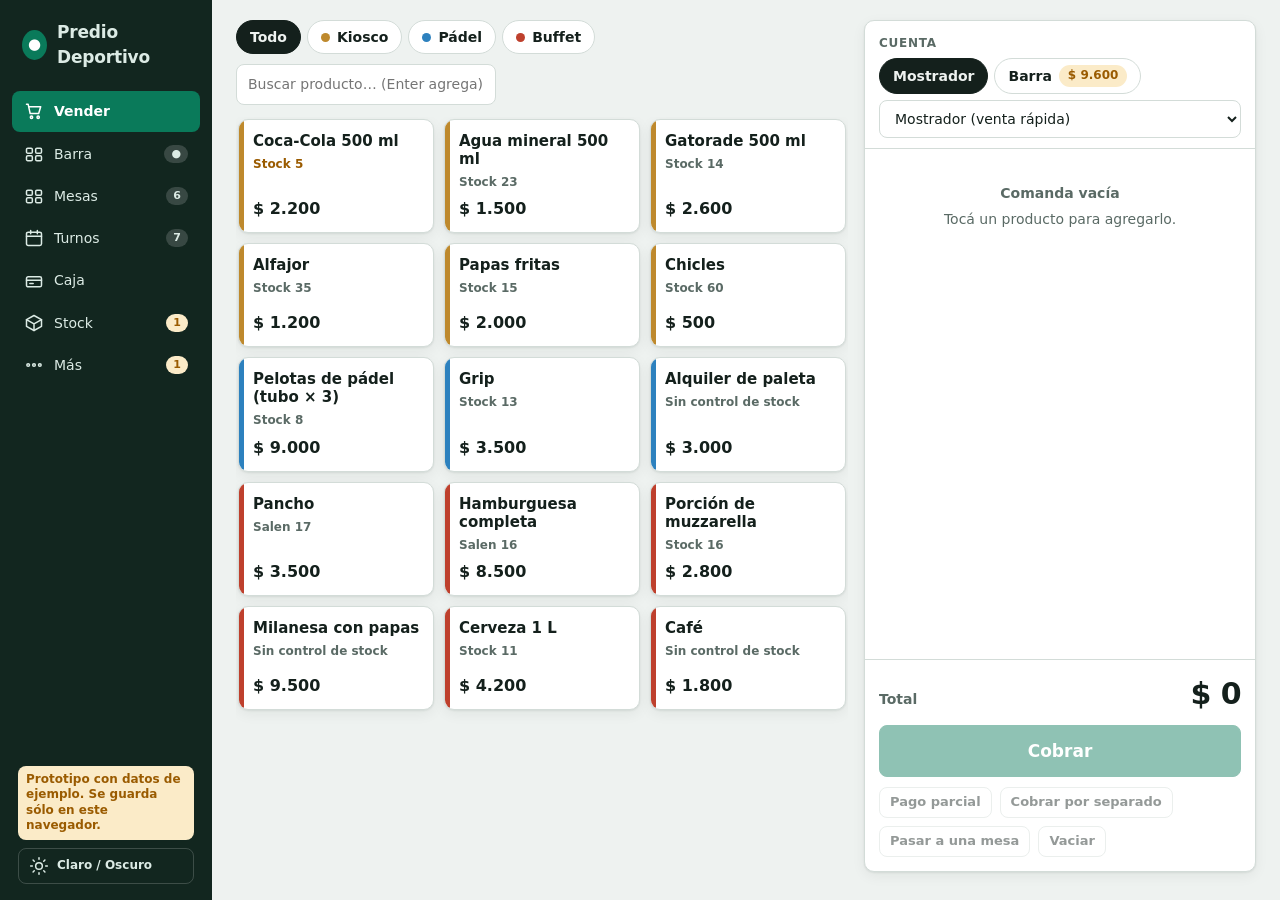
<file: predio/web/index.html>
<!doctype html>
<html lang="es">
<head>
<meta charset="utf-8">
<meta name="viewport" content="width=device-width,initial-scale=1,viewport-fit=cover">
<title>Caja del Predio</title>
<!--PREDIO-CONFIG-->
<style>
/* Layout: barra lateral fija (barra inferior en celular). La caja usa dos columnas: productos | comanda.
   Paleta: verdes grisáceos de cancha + un acento verde esmeralda; ámbar/azul/rojo quedan para las categorías. */
:root{
  --bg:#eef2f0; --surface:#ffffff; --surface2:#e6ece9; --line:#d3dcd8;
  --fg:#14201c; --muted:#5a6a65;
  --accent:#0a7a5a; --accent-fg:#ffffff; --accent-soft:#d3eee3;
  --good:#17803f; --good-soft:#d9f0e1;
  --warn:#9a5b00; --warn-soft:#fbebc8;
  --bad:#bb3326; --bad-soft:#f9dad6;
  --info:#25679f; --info-soft:#dbe9f7;
  --side-bg:#12261f; --side-fg:#dcebe5; --side-mute:#8fb0a4;
  --shadow:0 1px 2px rgba(10,30,22,.08),0 4px 14px rgba(10,30,22,.06);
  --font:'Archivo',system-ui,-apple-system,'Segoe UI',Roboto,sans-serif;
  --mono:'IBM Plex Mono',ui-monospace,Menlo,Consolas,monospace;
  --r:10px;
}
@media (prefers-color-scheme: dark){:root:not([data-theme="light"]){
  --bg:#0d1412; --surface:#151f1b; --surface2:#1c2924; --line:#2a3a33;
  --fg:#e5eee9; --muted:#93a79e;
  --accent:#3fc79a; --accent-fg:#04241a; --accent-soft:#143a2d;
  --good:#52cf86; --good-soft:#153725;
  --warn:#f0b24a; --warn-soft:#3b2d0f;
  --bad:#ff7d6e; --bad-soft:#41191a;
  --info:#6fb2ee; --info-soft:#16304a;
  --side-bg:#09100e; --side-fg:#d5e4dd; --side-mute:#7f9a8f;
  --shadow:0 1px 2px rgba(0,0,0,.4),0 4px 14px rgba(0,0,0,.3);
  color-scheme:dark}}
:root[data-theme="dark"]{
  --bg:#0d1412; --surface:#151f1b; --surface2:#1c2924; --line:#2a3a33;
  --fg:#e5eee9; --muted:#93a79e;
  --accent:#3fc79a; --accent-fg:#04241a; --accent-soft:#143a2d;
  --good:#52cf86; --good-soft:#153725;
  --warn:#f0b24a; --warn-soft:#3b2d0f;
  --bad:#ff7d6e; --bad-soft:#41191a;
  --info:#6fb2ee; --info-soft:#16304a;
  --side-bg:#09100e; --side-fg:#d5e4dd; --side-mute:#7f9a8f;
  --shadow:0 1px 2px rgba(0,0,0,.4),0 4px 14px rgba(0,0,0,.3);
  color-scheme:dark}

*{box-sizing:border-box}
[hidden]{display:none!important}
html,body{height:100%}
body{margin:0;background:var(--bg);color:var(--fg);font:14px/1.45 var(--font);-webkit-font-smoothing:antialiased;overflow:hidden}
button,input,select,textarea{font:inherit;color:inherit}
h1,h2,h3{margin:0;font-weight:700;letter-spacing:-.01em;text-wrap:balance}
h1{font-size:24px} h2{font-size:17px} h3{font-size:15px}
p{margin:0}
.muted{color:var(--muted)}
.mono{font-family:var(--mono)}
.num{font-variant-numeric:tabular-nums}
:focus-visible{outline:2px solid var(--accent);outline-offset:2px}

#app{display:grid;grid-template-columns:212px minmax(0,1fr);height:100%}
.side{background:var(--side-bg);color:var(--side-fg);display:flex;flex-direction:column;padding:16px 12px;gap:6px;overflow:auto}
.brand{display:flex;align-items:center;gap:10px;padding:4px 10px 16px;font-weight:800;font-size:17px;letter-spacing:-.01em}
.lapiz{border:0;background:transparent;color:var(--muted);cursor:pointer;font-size:14px;padding:0 2px;line-height:1}
.lapiz:hover{color:var(--accent)}
.brand .logo{width:34px;height:34px;object-fit:contain;border-radius:8px;flex:none}
.brand i{display:grid;place-items:center;width:30px;height:30px;border-radius:50%;background:var(--accent);color:var(--accent-fg);font-style:normal;font-size:15px}
.nav{display:flex;flex-direction:column;gap:2px}
.nav button{display:flex;align-items:center;gap:10px;padding:10px 12px;border:0;background:transparent;color:inherit;border-radius:8px;font-weight:500;cursor:pointer;text-align:left;width:100%}
.nav button:hover{background:rgba(255,255,255,.08)}
.nav button[aria-current=page]{background:var(--accent);color:var(--accent-fg);font-weight:700}
.nav .badge{margin-left:auto;font-size:11px;font-weight:700;padding:1px 7px;border-radius:99px;background:rgba(255,255,255,.16)}
.nav .badge.warn{background:var(--warn-soft);color:var(--warn)}
.nav [aria-current=page] .badge{background:rgba(0,0,0,.18)}
.side-foot{margin-top:auto;display:flex;flex-direction:column;gap:8px;padding:10px 6px 0;font-size:12px;color:var(--side-mute)}
.side-foot button{display:flex;align-items:center;gap:8px;background:transparent;border:1px solid rgba(255,255,255,.18);color:var(--side-fg);border-radius:8px;padding:7px 10px;cursor:pointer}
.side-foot button:hover{background:rgba(255,255,255,.08)}
.demo-tag{background:var(--warn-soft);color:var(--warn);padding:6px 8px;border-radius:8px;font-weight:600;line-height:1.3}

main{overflow:auto;padding:20px 24px 28px;display:flex;flex-direction:column;min-width:0}
main>*{flex:none}
main>.pos{flex:1 1 auto}
.ph{display:flex;justify-content:space-between;align-items:flex-end;gap:12px;flex-wrap:wrap;margin-bottom:16px}
.ph p{margin-top:2px}
.row{display:flex;gap:8px;flex-wrap:wrap;align-items:center}

.btn{display:inline-flex;align-items:center;justify-content:center;gap:6px;border:1px solid var(--line);background:var(--surface);padding:9px 14px;border-radius:8px;font-weight:600;cursor:pointer;min-height:38px}
.btn:hover{background:var(--surface2)}
.btn:disabled{opacity:.45;cursor:not-allowed}
.btn.primary{background:var(--accent);border-color:var(--accent);color:var(--accent-fg)}
.btn.primary:hover{filter:brightness(1.08)}
.btn.danger{background:var(--bad);border-color:var(--bad);color:#fff}
.btn.ghost{background:transparent}
.btn.sm{padding:5px 10px;min-height:30px;font-size:13px}
.btn.lg{min-height:52px;font-size:17px;padding:12px 18px}
.icon{border:1px solid var(--line);background:var(--surface);border-radius:7px;width:30px;height:30px;cursor:pointer;display:grid;place-items:center;font-weight:700}
.icon:hover{background:var(--surface2)}
.in{width:100%;border:1px solid var(--line);background:var(--surface);border-radius:8px;padding:9px 11px;min-height:38px}
.in:focus{border-color:var(--accent);outline:none;box-shadow:0 0 0 3px var(--accent-soft)}
textarea.in{resize:vertical}
.fld{display:flex;flex-direction:column;gap:5px;font-weight:600;font-size:13px}
.fld .in{font-weight:400;font-size:14px}
.fld small{font-weight:400;color:var(--muted)}
.grid2{display:grid;grid-template-columns:1fr 1fr;gap:12px}
.stack{display:flex;flex-direction:column;gap:12px}
.chips{display:flex;gap:6px;flex-wrap:wrap}
.chip{border:1px solid var(--line);background:var(--surface);border-radius:99px;padding:6px 13px;cursor:pointer;font-weight:600;display:inline-flex;align-items:center;gap:7px}
.chip:hover{background:var(--surface2)}
.chip.sm{padding:3px 10px;font-size:12px}
.chip[aria-pressed=true]{background:var(--fg);color:var(--bg);border-color:var(--fg)}
.dot{width:9px;height:9px;border-radius:50%;background:hsl(var(--h,160) 62% 46%);display:inline-block;flex:none}
.pill{display:inline-block;padding:2px 9px;border-radius:99px;font-size:12px;font-weight:700;background:var(--surface2);color:var(--muted);white-space:nowrap}
.pill.good{background:var(--good-soft);color:var(--good)}
.pill.warn{background:var(--warn-soft);color:var(--warn)}
.pill.bad{background:var(--bad-soft);color:var(--bad)}
.card{background:var(--surface);border:1px solid var(--line);border-radius:var(--r);padding:16px}
.card h2{margin-bottom:10px}

/* Caja */
.pos{display:grid;grid-template-columns:minmax(0,1fr) 392px;gap:16px;flex:1;min-height:0}
.pos-l{display:flex;flex-direction:column;gap:12px;min-height:0;min-width:0}
.pos-top{display:flex;gap:10px;flex-wrap:wrap}
.pos-top .chips{flex:1 1 auto}
.search{max-width:260px}
.grid{display:grid;grid-template-columns:repeat(auto-fill,minmax(148px,1fr));gap:10px;overflow:auto;padding:2px 2px 8px;align-content:start;flex:1;min-height:0}
.tile{position:relative;text-align:left;border:1px solid var(--line);background:var(--surface);border-radius:var(--r);padding:12px 12px 12px 14px;cursor:pointer;display:flex;flex-direction:column;gap:6px;min-height:104px;box-shadow:var(--shadow);overflow:hidden}
.tile::before{content:"";position:absolute;left:0;top:0;bottom:0;width:5px;background:hsl(var(--h,160) 62% 46%)}
.tile:hover{border-color:var(--accent)}
.tile:active{transform:scale(.985)}
.tile b{font-size:15px;line-height:1.2}
.tile .pr{font-weight:800;font-size:16px;margin-top:auto;font-variant-numeric:tabular-nums}
.tile .st{font-size:12px;font-weight:600;color:var(--muted)}
.tile .st.warn{color:var(--warn)} .tile .st.bad{color:var(--bad)}
.pos-r{background:var(--surface);border:1px solid var(--line);border-radius:var(--r);display:flex;flex-direction:column;min-height:0;box-shadow:var(--shadow)}
.cart-h{padding:14px 14px 10px;border-bottom:1px solid var(--line);display:flex;flex-direction:column;gap:6px}
.cart-h label{font-size:12px;font-weight:700;color:var(--muted);text-transform:uppercase;letter-spacing:.06em}
.lines{flex:1;overflow:auto;padding:6px 14px;min-height:120px}
.line{display:grid;grid-template-columns:minmax(0,1fr) auto auto;gap:4px 10px;padding:10px 0;border-bottom:1px dashed var(--line);align-items:center}
.line:last-child{border-bottom:0}
.line .nm{min-width:0}
.line .nm b{display:block;overflow-wrap:anywhere}
.line .nm small{color:var(--muted)}
.qty{display:flex;align-items:center;gap:6px}
.qty span{min-width:22px;text-align:center;font-weight:800;font-variant-numeric:tabular-nums}
.ln-sub{font-weight:700;min-width:70px;text-align:right;font-variant-numeric:tabular-nums}
.ln-tools{grid-column:1/-1;display:flex;gap:6px}
.ln-tools button{border:0;background:transparent;color:var(--muted);cursor:pointer;font-size:12px;padding:0;text-decoration:underline}
.ln-tools button:hover{color:var(--fg)}
.empty{display:grid;place-items:center;text-align:center;color:var(--muted);padding:28px 10px;gap:6px}
.cart-f{padding:12px 14px 14px;border-top:1px solid var(--line);display:flex;flex-direction:column;gap:10px}
.total-row{display:flex;justify-content:space-between;align-items:baseline}
.total-row span{font-weight:700;color:var(--muted)}
.total-row.sm b{font-size:18px}
.total-row.saldo b{color:var(--warn)}
.abonos{display:flex;flex-direction:column;gap:4px;border-top:1px dashed var(--line);padding-top:8px}
.ab{display:grid;grid-template-columns:minmax(0,1fr) auto auto;gap:8px;align-items:center;font-size:13px}
.ab b{font-variant-numeric:tabular-nums;color:var(--good)}
.ab button{border:0;background:transparent;color:var(--muted);text-decoration:underline;cursor:pointer;font-size:12px}
/* Carga de stock por foto de remito */
.modal.wide.xwide{width:min(1120px,100%)}
.rm-leyendo{display:flex;gap:14px;align-items:center;padding:18px 4px}
.rm-spin{flex:none;width:30px;height:30px;border:3px solid var(--line);border-top-color:var(--accent);border-radius:50%;animation:rm-giro .9s linear infinite}
@keyframes rm-giro{to{transform:rotate(360deg)}}
.rm-ruta{overflow-wrap:anywhere;word-break:break-all}
.rm-pasos{margin:8px 0;padding-left:22px;display:flex;flex-direction:column;gap:6px}
.rm-tabla{display:flex;flex-direction:column}
.rm-head,.rm-row{display:grid;grid-template-columns:26px minmax(120px,1fr) minmax(160px,1.1fr) 404px 128px;grid-template-areas:"c t p q e";gap:10px;align-items:center}
.rm-head{font-size:12px;font-weight:700;color:var(--muted);padding:0 8px 6px;border-bottom:1px solid var(--line)}
.rm-row{padding:9px 8px;border-bottom:1px dashed var(--line);border-radius:8px}
.rm-row.w{background:var(--warn-soft)}
.rm-row.r{background:var(--bad-soft)}
.rm-ck{grid-area:c;width:20px;height:20px;accent-color:var(--accent)}
.rm-t{grid-area:t;min-width:0}.rm-p{grid-area:p;min-width:0}.rm-q{grid-area:q}.rm-e{grid-area:e}
.rm-t code{font-family:var(--mono);font-size:12px;overflow-wrap:anywhere}
.rm-av{display:block;margin-top:3px;font-size:12px;color:var(--warn)}
.rm-pick{display:flex;justify-content:space-between;align-items:center;gap:6px;text-align:left;cursor:pointer;padding:7px 10px}
.rm-pick span{overflow:hidden;text-overflow:ellipsis;white-space:nowrap}
.rm-pick.vacio{border-color:var(--bad);color:var(--bad)}
.rm-q{display:flex;align-items:center;gap:6px;flex-wrap:wrap}
.rm-q .in{padding:7px 8px}
.rm-q input.in{width:64px}.rm-q select.in{width:112px}
.rm-eq{white-space:nowrap}
.rm-pop{position:fixed;z-index:70;background:var(--surface);border:1px solid var(--line);border-radius:10px;box-shadow:0 12px 40px rgba(0,0,0,.35);display:flex;flex-direction:column;padding:8px;gap:6px}
.rm-opts{overflow:auto;display:flex;flex-direction:column}
.rm-opt{display:flex;justify-content:space-between;gap:10px;border:0;background:transparent;padding:7px 8px;border-radius:6px;text-align:left;cursor:pointer}
.rm-opt:hover,.rm-opt:focus{background:var(--accent-soft)}.rm-opt.sel{font-weight:700}
.rm-vacio{padding:8px;color:var(--muted);font-size:13px}
.rm-sec{font-size:11px;font-weight:700;color:var(--muted);text-transform:uppercase;letter-spacing:.04em;padding:6px 8px 2px}
.total-row b{font-size:30px;font-weight:800;letter-spacing:-.02em;font-variant-numeric:tabular-nums}

/* Mesas */
.salon{position:relative;border:1px solid var(--line);border-radius:var(--r);background:
  linear-gradient(var(--line) 1px,transparent 1px) 0 0/100% 10%,
  linear-gradient(90deg,var(--line) 1px,transparent 1px) 0 0/10% 100%, var(--surface);
  background-blend-mode:normal;height:min(62vh,540px);min-height:360px;touch-action:pan-y;overflow:hidden}
.salon.editing{outline:2px dashed var(--accent);outline-offset:-2px}
.mesa{position:absolute;container-type:size;border-radius:14px;border:2px solid var(--line);background:var(--surface);display:flex;flex-direction:column;align-items:center;justify-content:center;gap:1px;cursor:pointer;box-shadow:var(--shadow);padding:4px;overflow:hidden}
.mesa b{max-width:100%;overflow:hidden;text-overflow:ellipsis;white-space:nowrap}
@container (max-height:62px){.mesa small{display:none}}
@container (max-height:40px){.mesa span{display:none}}
.mesa .rz{display:none;position:absolute;right:2px;bottom:2px;width:22px;height:22px;border-right:4px solid var(--accent);border-bottom:4px solid var(--accent);border-radius:0 0 10px 0;cursor:nwse-resize;touch-action:none}
.salon.editing .mesa .rz{display:block}
.mesa b{font-size:15px} .mesa span{font-weight:700;font-variant-numeric:tabular-nums}
.mesa small{color:var(--muted);font-size:11px;min-height:14px}
.mesa:not(.busy) span{color:var(--good)}
.mesa.t-futbol{background:color-mix(in srgb,var(--good-soft) 75%,var(--surface));border-color:color-mix(in srgb,var(--good) 45%,var(--line))}
.mesa.t-padel{background:color-mix(in srgb,var(--info-soft) 80%,var(--surface));border-color:color-mix(in srgb,var(--info) 50%,var(--line))}
.mesa.t-barra{background:var(--surface2);border-color:var(--fg)}
.mesa.busy{border-color:var(--warn);background:var(--warn-soft)}
.mesa.busy span{color:var(--warn)}
.salon.editing .mesa{cursor:grab;touch-action:none}
.mesa.sel{border-color:var(--accent);box-shadow:0 0 0 4px var(--accent-soft)}
.legend{display:flex;gap:14px;color:var(--muted);font-size:12px;margin-top:10px;flex-wrap:wrap}

/* Tablas */
.tbl-wrap{overflow:auto;border:1px solid var(--line);border-radius:var(--r);background:var(--surface)}
table{border-collapse:collapse;width:100%;min-width:560px}
th,td{padding:9px 12px;text-align:left;border-bottom:1px solid var(--line);vertical-align:middle}
th{font-size:12px;text-transform:uppercase;letter-spacing:.06em;color:var(--muted);background:var(--surface2);position:sticky;top:0;white-space:nowrap}
tr:last-child td{border-bottom:0}
td.r,th.r{text-align:right}
td.num{font-variant-numeric:tabular-nums}
tbody tr:hover td{background:color-mix(in srgb,var(--surface2) 55%,transparent)}
.actions{display:flex;gap:6px;justify-content:flex-end;flex-wrap:wrap}
.toolbar{display:flex;gap:10px;flex-wrap:wrap;align-items:center;margin-bottom:12px}
.toolbar .in{width:auto;max-width:240px}

/* Reportes */
.kpis{display:grid;grid-template-columns:repeat(auto-fit,minmax(170px,1fr));gap:12px;margin-bottom:16px}
.kpi{background:var(--surface);border:1px solid var(--line);border-radius:var(--r);padding:14px 16px}
.kpi span{display:block;color:var(--muted);font-weight:600;font-size:12px;text-transform:uppercase;letter-spacing:.06em}
.kpi b{font-size:26px;font-weight:800;letter-spacing:-.02em;font-variant-numeric:tabular-nums}
.cols{display:grid;grid-template-columns:repeat(auto-fit,minmax(320px,1fr));gap:16px}
.bar{display:grid;grid-template-columns:minmax(0,150px) minmax(0,1fr) auto;gap:10px;align-items:center;padding:6px 0}
.bar .track{height:12px;background:var(--surface2);border-radius:99px;overflow:hidden}
.bar .fill{height:100%;background:var(--accent);border-radius:99px}
.bar .lbl{overflow:hidden;text-overflow:ellipsis;white-space:nowrap;font-weight:600}
.bar .val{font-weight:700;font-variant-numeric:tabular-nums;text-align:right}

/* Modal */
.scrim{position:fixed;inset:0;background:rgba(5,15,11,.55);display:grid;place-items:center;padding:16px;z-index:50}
.modal{background:var(--surface);border:1px solid var(--line);border-radius:14px;width:min(480px,100%);max-height:calc(100vh - 32px);display:flex;flex-direction:column;box-shadow:0 20px 60px rgba(0,0,0,.35)}
.modal.wide{width:min(720px,100%)}
.modal header{display:flex;justify-content:space-between;align-items:center;padding:14px 18px;border-bottom:1px solid var(--line)}
.modal .x{border:0;background:transparent;font-size:24px;line-height:1;cursor:pointer;color:var(--muted);width:32px;height:32px}
.mbody{padding:16px 18px;overflow:auto;display:flex;flex-direction:column;gap:12px}
.modal footer{display:flex;justify-content:flex-end;gap:8px;padding:12px 18px;border-top:1px solid var(--line);flex-wrap:wrap}
.err{color:var(--bad);font-weight:600}
.big-total{display:flex;justify-content:space-between;align-items:baseline;background:var(--surface2);border-radius:10px;padding:12px 14px}
.big-total b{font-size:32px;font-weight:800;font-variant-numeric:tabular-nums}
.prow{display:grid;grid-template-columns:minmax(0,1fr) 150px auto auto;gap:8px;align-items:center}
.prow .pm{font-weight:700}
.money-in{display:flex;align-items:center;gap:6px}
.money-in span{color:var(--muted);font-weight:700}
.quick{display:flex;gap:6px;flex-wrap:wrap;margin:-4px 0 4px}
.pg-sum{display:flex;flex-direction:column;gap:4px;padding:10px 12px;border-radius:10px;background:var(--surface2);font-weight:600}
.pg-sum .l{display:flex;justify-content:space-between}
.pg-sum .vuelto b{font-size:22px;color:var(--good)}
.pg-sum .falta b{color:var(--warn)}
.paper{font-family:var(--mono);font-size:12.5px;line-height:1.45;background:#fff;color:#111;padding:16px 14px;border-radius:6px;border:1px solid var(--line);white-space:pre-wrap;overflow:auto;margin:0;box-shadow:inset 0 0 0 1px rgba(0,0,0,.04)}
.rrow{display:grid;grid-template-columns:minmax(0,1fr) 90px auto;gap:8px;align-items:center}
.note{background:var(--accent-soft);color:var(--fg);border-radius:10px;padding:10px 12px;font-size:13px}
.note.warn{background:var(--warn-soft)}

#toasts{position:fixed;right:16px;top:16px;display:flex;flex-direction:column;gap:8px;z-index:80;pointer-events:none;width:min(340px,calc(100% - 32px))}
.toast{background:var(--fg);color:var(--bg);padding:10px 14px;border-radius:10px;font-weight:600;box-shadow:var(--shadow);animation:in .18s ease-out}
.toast.warn{background:var(--warn);color:#fff}
.toast.bad{background:var(--bad);color:#fff}
@keyframes in{from{opacity:0;transform:translateY(6px)}}
@media (prefers-reduced-motion:reduce){.toast{animation:none}}

@media (max-width:980px){
  .rm-head{display:none}
  .rm-head,.rm-row{grid-template-columns:26px minmax(0,1fr) 128px;grid-template-areas:"c t e" ". p p" ". q q"}
  .pos,main>.pos{grid-template-columns:1fr;flex:none}
  .grid{overflow:visible;flex:none}
  .pos-r{min-height:380px}
  body{overflow:auto}
}
@media (max-width:820px){
  body{overflow:hidden}
  #app{grid-template-columns:minmax(0,1fr);grid-template-rows:minmax(0,1fr) auto}
  .side{order:2;flex-direction:row;padding:4px 6px calc(4px + env(safe-area-inset-bottom,0px));overflow:hidden}
  .brand,.side-foot .demo-tag,.side-foot span{display:none}
  .nav{flex-direction:row;flex:1;overflow-x:auto;gap:0}
  .nav button{flex-direction:column;gap:1px;font-size:11px;padding:6px 8px;align-items:center;width:auto;flex:1 0 auto;position:relative}
  .nav .badge{position:absolute;top:2px;right:2px;margin:0;padding:0 5px;font-size:10px}
  .side-foot{margin:0;padding:0;flex-direction:row}
  .side-foot button{border:0;padding:6px}
  .side-foot button b{display:none}
  main{padding:14px 16px 20px}
  #toasts{top:10px;right:16px}
  .grid2{grid-template-columns:1fr}
  .prow{grid-template-columns:minmax(0,1fr) 120px auto}
  .search{max-width:none;width:100%}
  h1{font-size:21px}
}
/* Calendario de turnos */
.cal-wrap{overflow:auto;border:1px solid var(--line);border-radius:var(--r);background:var(--surface);max-height:calc(100vh - 230px);min-height:320px}
.cal{display:grid;min-width:max-content}
.chead{position:sticky;top:0;z-index:3;background:var(--surface2);padding:8px 10px;border-bottom:1px solid var(--line);border-left:1px solid var(--line);display:flex;flex-direction:column;gap:1px;min-width:0}
.chead small{color:var(--muted);font-size:11px}
.chead.corner{left:0;z-index:5;border-left:0}
.tcol{position:sticky;left:0;z-index:2;background:var(--surface);border-right:1px solid var(--line)}
.tcol span{position:absolute;right:6px;font-size:11px;color:var(--muted);font-variant-numeric:tabular-nums;transform:translateY(-1px)}
.ccol{position:relative;border-left:1px solid var(--line);background-image:linear-gradient(var(--line) 1px,transparent 1px);background-size:100% var(--hp)}
.slot{position:absolute;left:3px;right:3px;border-radius:8px;padding:3px 8px;text-align:left;overflow:hidden;display:flex;flex-direction:column;justify-content:center;gap:1px;font-size:12px;cursor:pointer;border:1px dashed var(--line);background:color-mix(in srgb,var(--surface) 70%,transparent);line-height:1.25}
.avanz summary{cursor:pointer;padding:2px 0}.avanz[open] summary{margin-bottom:10px}.avanz .card{box-shadow:none;margin-top:10px}.chips-sep{width:1px;background:var(--line);margin:0 4px}
.nav-mas{margin-left:10px;padding-left:6px;border-left:2px solid var(--line)}
.ahora{position:absolute;left:0;right:0;height:0;border-top:2px solid #e5484d;z-index:2;pointer-events:none}
.ahora::before{content:"";position:absolute;left:-1px;top:-6px;width:10px;height:10px;border-radius:50%;background:#e5484d}
.tcol span.ahora-t{background:#e5484d;color:#fff;border-radius:6px;padding:0 4px;transform:translateY(-50%);z-index:2;font-weight:700}
.slot b{white-space:nowrap;overflow:hidden;text-overflow:ellipsis}
.slot span{color:var(--muted);white-space:nowrap;overflow:hidden;text-overflow:ellipsis}
.slot.free:hover{border-color:var(--accent);background:var(--accent-soft)}
.slot.res{border-style:solid}
.slot.res.t-futbol{background:var(--good-soft);border-color:color-mix(in srgb,var(--good) 45%,var(--line))}
.slot.res.t-padel{background:var(--info-soft);border-color:color-mix(in srgb,var(--info) 50%,var(--line))}
.slot.res.t-otro{background:var(--warn-soft)}
.slot.res.done{opacity:.7}
.slot.res.fijo{border-left:5px solid var(--accent)}
.sprow{display:flex;justify-content:space-between;align-items:center;gap:10px;padding:8px 10px;border-radius:10px;border:1px solid var(--line)}
.sprow.on{border-color:var(--accent);background:var(--accent-soft)}
.sprow.done{opacity:.55}
.sprow .nm{display:flex;flex-direction:column;min-width:0}
.mini{border:1px solid var(--line);background:var(--surface);border-radius:6px;padding:1px 8px;cursor:pointer;font-size:12px;font-weight:700}
.dvl{display:flex;justify-content:space-between;align-items:center;gap:8px;padding:3px 0}
.tile.hasimg b{padding-right:50px}
.tile .th{position:absolute;right:8px;top:8px;width:44px;height:44px;border-radius:8px;object-fit:cover;border:1px solid var(--line)}
.th-s{width:28px;height:28px;border-radius:6px;object-fit:cover;vertical-align:middle;margin-right:8px;border:1px solid var(--line)}
.imgprev{width:76px;height:76px;border:1px dashed var(--line);border-radius:10px;display:grid;place-items:center;overflow:hidden;background:var(--surface2)}
.imgprev img{width:100%;height:100%;object-fit:cover}
.mesa.playing{border-color:var(--accent);box-shadow:0 0 0 3px var(--accent-soft),var(--shadow)}
.tmp-strip{margin-top:16px}
.tmp-strip h2{margin-bottom:2px}
.tmp-strip .row{margin-top:10px}
.tmp{display:flex;flex-direction:column;align-items:flex-start;gap:6px;min-width:150px;padding:8px 12px;border-radius:10px;border:2px solid var(--warn);background:var(--warn-soft);line-height:1.25}
.tmp-open{border:0;background:transparent;text-align:left;cursor:pointer;display:flex;flex-direction:column;padding:0}
.tmp b{font-size:13px}.tmp span{font-weight:700;color:var(--warn);font-variant-numeric:tabular-nums}.tmp small{color:var(--muted);font-size:11px}
.line.turno{background:color-mix(in srgb,var(--accent-soft) 55%,transparent);border-radius:8px;padding-inline:8px;margin-block:4px;border-bottom:0}
.slot.blk{border-style:solid;background:repeating-linear-gradient(45deg,var(--surface2),var(--surface2) 6px,var(--surface) 6px,var(--surface) 12px)}
.slot.past{opacity:.55}
.l2{display:flex;justify-content:space-between;padding:3px 0}
.drow{display:grid;grid-template-columns:minmax(0,1fr) 190px;gap:10px;align-items:end}
@media print{
  body *{visibility:hidden}
  #ticket-paper,#ticket-paper *{visibility:visible}
  #ticket-paper{position:fixed;left:0;top:0;width:80mm;border:0;box-shadow:none}
}
/* Guardado y planilla de productos */
.guardado{padding:6px 8px;border-radius:8px;font-weight:600;line-height:1.3;background:rgba(255,255,255,.07);color:var(--side-fg)}
.guardado::before{content:"● ";color:#52cf86}
.guardado.mal{background:var(--bad-soft);color:var(--bad)}
.guardado.mal::before{color:var(--bad)}
.pl-wrap{overflow:auto;border:1px solid var(--line);border-radius:var(--r);background:var(--surface);max-height:calc(100vh - 340px);min-height:240px}
table.pl{border-collapse:separate;border-spacing:0;min-width:max-content;width:100%}
table.pl th{position:sticky;top:0;z-index:3;padding:8px 6px;font-size:11px}
table.pl td{padding:0;border-bottom:1px solid var(--line);border-right:1px solid color-mix(in srgb,var(--line) 55%,transparent);background:inherit}
table.pl tbody tr{background:var(--surface)}
table.pl tbody tr:hover td{background:inherit}
table.pl tr.pl-nuevo{background:color-mix(in srgb,var(--good-soft) 70%,var(--surface))}
table.pl tr.pl-cambio{background:color-mix(in srgb,var(--warn-soft) 70%,var(--surface))}
table.pl tr.pl-err{background:color-mix(in srgb,var(--bad-soft) 55%,var(--surface))}
table.pl td.pl-st,table.pl th.pl-st{width:78px;min-width:78px;text-align:center;position:sticky;left:0;z-index:2}
table.pl th.pl-st{z-index:4}
table.pl td.pl-st{padding:0 6px}
table.pl td.pl-nom{position:sticky;left:78px;z-index:2}
table.pl th:nth-child(2){position:sticky;left:78px;z-index:4}
table.pl td.pl-x,table.pl th.pl-x{width:38px;min-width:38px;text-align:center}
.pl-in{width:100%;border:0;background:transparent;padding:8px;min-height:36px;border-radius:0;outline:none;font:inherit;color:inherit}
.pl-in.r{text-align:right;font-variant-numeric:tabular-nums}
.pl-in:focus{background:var(--surface);box-shadow:inset 0 0 0 2px var(--accent)}
.pl-in.bad{box-shadow:inset 0 0 0 2px var(--bad)}
.pl-in.off{opacity:.4;cursor:not-allowed}
select.pl-in{padding-right:2px}
.pl-chk{width:18px;height:18px;margin:9px auto;display:block;accent-color:var(--accent)}
.pl-pie{position:sticky;bottom:0;display:flex;gap:12px;align-items:center;flex-wrap:wrap;margin-top:12px;padding:10px 12px;background:var(--surface);border:1px solid var(--line);border-radius:var(--r);box-shadow:var(--shadow);z-index:5}
.pl-b.good{color:var(--good);font-weight:700}.pl-b.warn{color:var(--warn);font-weight:700}.pl-b.bad{color:var(--bad);font-weight:700}
@media (max-width:820px){.side-foot .guardado{display:none}}
</style>
</head>
<body>
<div id="app">
  <aside class="side">
    <div class="brand"><i>●</i><span id="brand-name">Predio</span></div>
    <nav class="nav" id="nav" aria-label="Secciones"></nav>
    <div class="side-foot" id="side-foot"></div>
  </aside>
  <main id="main"></main>
</div>
<div id="modal-root"></div>
<div id="toasts" aria-live="polite"></div>

<script>
'use strict';
/* =====================================================================
   PROTOTIPO "CAJA DEL PREDIO"
   Simula el sistema real (Python + SQLite) dentro del navegador.
   - Los datos se guardan en este navegador (localStorage).
   - tx() hace lo mismo que commit/rollback en SQLite: si algo falla a la
     mitad de una operación, se vuelve al estado anterior y no queda nada a medias.
   ===================================================================== */

/* ---------- utilidades ---------- */
const $ = (s, r = document) => r.querySelector(s);
const esc = s => String(s ?? '').replace(/[&<>"']/g, c => ({'&':'&amp;','<':'&lt;','>':'&gt;','"':'&quot;',"'":'&#39;'}[c]));
const money = n => '$ ' + Math.round(n).toLocaleString('es-AR');
const pad = n => String(n).padStart(2, '0');
const dayKey = ts => { const d = new Date(ts); return d.getFullYear() + '-' + pad(d.getMonth() + 1) + '-' + pad(d.getDate()); };
const hhmm = ts => { const d = new Date(ts); return pad(d.getHours()) + ':' + pad(d.getMinutes()); };
const fechaHora = ts => { const d = new Date(ts); return pad(d.getDate()) + '/' + pad(d.getMonth() + 1) + ' ' + hhmm(ts); };
const norm = s => String(s || '').toLowerCase().normalize('NFD').replace(/[̀-ͯ]/g, '');
const num = v => Math.max(0, Math.round(parseFloat(String(v).replace(',', '.')) || 0));
/* Cantidad con decimales (recetas: un fernet con coca lleva 0,125 de cada uno). Hasta 3 decimales; acepta coma o punto. */
const numDec = v => Math.max(0, Math.round((parseFloat(String(v).replace(',', '.')) || 0) * 1000) / 1000);
const r3 = n => Math.round(n * 1000) / 1000;
const cantTxt = n => String(r3(n)).replace('.', ',');
const sum = (arr, f) => arr.reduce((a, x) => a + f(x), 0);
const hace = ts => { const m = Math.max(0, Math.round((Date.now() - ts) / 60000)); return m < 60 ? m + ' min' : Math.floor(m / 60) + ' h ' + pad(m % 60) + ' min'; };
const hm = m => pad(Math.floor(m / 60) % 24) + ':' + pad(m % 60);
const CAT_HUES = { ambar: 38, azul: 205, rojo: 8, verde: 150, violeta: 265, gris: 200 };
const TIPOS = {
  directo:  { n: 'Stock propio', d: 'Descuenta su propio stock (gaseosas, golosinas, pelotas).' },
  receta:   { n: 'Receta / combo', d: 'Al venderlo descuenta insumos (pancho = 1 salchicha + 1 pan).' },
  servicio: { n: 'Servicio sin stock', d: 'No se controla stock (turno de cancha, café, minutas).' },
  insumo:   { n: 'Insumo (no se vende solo)', d: 'Sólo se usa dentro de recetas (salchichas, panes).' },
};
const MOV = { ingreso: ['Ingreso', 'good'], venta: ['Venta', ''], ajuste: ['Ajuste', 'warn'], baja: ['Baja', 'bad'], anulacion: ['Anulación', 'warn'] };

/* ---------- íconos ---------- */
const ICON = {
  venta: '<path d="M3 4h2l2.4 11h10.2L20 7H6"/><circle cx="9" cy="19.5" r="1.4"/><circle cx="17" cy="19.5" r="1.4"/>',
  mesas: '<rect x="3" y="5" width="7" height="6" rx="1.5"/><rect x="14" y="5" width="7" height="6" rx="1.5"/><rect x="3" y="14" width="7" height="6" rx="1.5"/><rect x="14" y="14" width="7" height="6" rx="1.5"/>',
  cal: '<rect x="3" y="5" width="18" height="16" rx="2"/><path d="M3 10h18M8 3v4M16 3v4"/>',
  stock: '<path d="M3 8l9-5 9 5v8l-9 5-9-5z"/><path d="M3 8l9 5 9-5M12 13v8"/>',
  tickets: '<path d="M6 3h12v18l-3-2-3 2-3-2-3 2z"/><path d="M9 8h6M9 12h6"/>',
  rep: '<path d="M4 20V10M10 20V4M16 20v-7M22 20H2"/>',
  admin: '<rect x="5" y="11" width="14" height="9" rx="2"/><path d="M8 11V8a4 4 0 0 1 8 0v3"/>',
  cajaic: '<rect x="3" y="7" width="18" height="12" rx="2"/><path d="M3 11h18M7 15h4"/>',
  clientes: '<circle cx="9" cy="8" r="3.5"/><path d="M2.5 20c0-3.6 2.9-6 6.5-6s6.5 2.4 6.5 6M17 11a3 3 0 1 0 0-6M21.5 19c0-2.7-1.6-4.6-4-5.4"/>',
  tema: '<circle cx="12" cy="12" r="4"/><path d="M12 2v2M12 20v2M4.9 4.9l1.4 1.4M17.7 17.7l1.4 1.4M2 12h2M20 12h2M4.9 19.1l1.4-1.4M17.7 6.3l1.4-1.4"/>',
  carpeta: '<path d="M3 6a2 2 0 0 1 2-2h4l2 2h8a2 2 0 0 1 2 2v9a2 2 0 0 1-2 2H5a2 2 0 0 1-2-2z"/>',
  mas: '<circle cx="5" cy="12" r="1.6"/><circle cx="12" cy="12" r="1.6"/><circle cx="19" cy="12" r="1.6"/>',
  salir: '<path d="M9 21H5a2 2 0 0 1-2-2V5a2 2 0 0 1 2-2h4M16 17l5-5-5-5M21 12H9"/>',
};
const ic = n => `<svg viewBox="0 0 24 24" width="20" height="20" fill="none" stroke="currentColor" stroke-width="1.8" stroke-linecap="round" stroke-linejoin="round" aria-hidden="true">${ICON[n]}</svg>`;

/* ---------- base de datos ----------
   Con el programa instalado, los datos viven en una base SQLite dentro de la PC. Cada cambio se manda al programa y
   recién cuando lo guardó se da por hecho: si no se pudo guardar, se vuelve atrás (rollback) y no queda nada a medias.
   Si esta pantalla se abre sola (sin el programa) guarda en el navegador: sirve para probar y para mostrar. */
const SERVIDOR = !!(window.PREDIO && window.PREDIO.token);
const LS_KEY = 'predio_pos_proto_v7';
let DB = null;
let STORAGE_OK = true;
let REV = 0;                       // versión de los datos que tiene esta pantalla (así no se pisa a otra ventana)
let VENTANA_DESDE = null;          // desde qué día están cargadas las ventas, la caja y el stock (null = todo). Lo anterior se pide al mirar tickets o reportes viejos
let ORIGEN = null;                 // quién hace un cambio cuando no es una persona (ej.: 'Sistema')
let QUIEN_ANTES = null;            // quién estaba a cargo de la caja antes de la operación (así el cierre de caja queda a nombre de quien cerró)
const ESTADO_GUARDADO = { ok: true, ts: 0, error: '' };
const UI = {
  view: 'venta', cat: 'all', q: '', com: 'M', turFecha: dayKey(Date.now()), turSel: null, lgTipo: 'all', cliQ: '', repTab: 'resumen', repCob: 7,
  stockTab: 'inv', stockQ: '', stockF: 'all', stockMov: 'all',
  repDesde: dayKey(Date.now()), repHasta: dayKey(Date.now()),
  tkDesde: dayKey(Date.now() - 6 * 864e5), tkHasta: dayKey(Date.now()), tkQ: '',
  editSalon: false, mesaEdit: null, admTab: 'productos', admQ: '', adminUntil: 0,
};

/* Nombre del negocio: sale de C:\\Predio\\personalizar (no se edita desde el programa); el logo es fijo. Sin el programa, se usa el nombre guardado. */
const nombreNegocio = () => (SERVIDOR && PREDIO.marca && PREDIO.marca.nombre) || (DB && DB.negocio) || 'Predio';
function uid(prefix) { return prefix + (DB.seq++).toString(36); }

/* Pedido al programa. Es sincrónico a propósito: una venta no se da por hecha hasta que quedó escrita en disco. */
let FALLOS_RED = 0;
function http(metodo, ruta, cuerpo, cabeceras) {
  const x = new XMLHttpRequest();
  const url = ruta + (metodo === 'GET' ? (ruta.includes('?') ? '&' : '?') + 't=' + encodeURIComponent(PREDIO.token) : '');
  x.open(metodo, url, false);
  x.setRequestHeader('X-Predio-Token', PREDIO.token);
  let datos = null;
  if (cuerpo !== undefined && cuerpo !== null) {
    if (cuerpo instanceof ArrayBuffer) { datos = cuerpo; x.setRequestHeader('Content-Type', 'application/octet-stream'); }
    else { datos = JSON.stringify(cuerpo); x.setRequestHeader('Content-Type', 'application/json'); }
  }
  Object.entries(cabeceras || {}).forEach(([k, v]) => x.setRequestHeader(k, v));
  try { x.send(datos); FALLOS_RED = 0; }
  catch (e) {
    const er = new Error('No se pudo hablar con el programa (¿se cerró?). Lo último NO se guardó.'); er.red = true;
    FALLOS_RED++;
    /* los avisos de fondo (latido, salud, cambios) no tapan la pantalla por un tropiezo: solo si fallan varias veces seguidas */
    if (!/^\/api\/(latido|salud|cambios)/.test(ruta) || FALLOS_RED >= 3) programaCaido();
    throw er;
  }
  let r = null;
  try { r = JSON.parse(x.responseText); } catch (e) { /* la respuesta no era JSON */ }
  if (x.status >= 200 && x.status < 300 && !(r && r.ok === false)) return r;
  const er = new Error((r && r.error) || ('El programa respondió con un error (' + x.status + ')'));
  er.estado = x.status; er.conflicto = !!(r && r.conflicto);
  if (x.status === 403 || er.conflicto) pantallaVieja(er.message);
  throw er;
}
/* Si el programa se cerró o se está actualizando, esta ventana queda sin servidor. En vez de seguir dando errores, espera y se reconecta sola:
   apenas el programa vuelve a responder (aunque sea uno nuevo, con otra clave de sesión) se recarga la pantalla. */
let CAIDO_DESDE = 0;
function programaCaido() {
  if (CAIDO_DESDE) return;
  CAIDO_DESDE = Date.now();
  const tapa = document.createElement('div');
  tapa.id = 'programa-caido'; tapa.className = 'scrim'; tapa.style.zIndex = '400';
  tapa.innerHTML = '<div class="modal"><header><h3>El programa no responde</h3></header><div class="mbody"><p id="pc-msg">Si se está actualizando o reiniciando, esperá: esta ventana se vuelve a conectar sola en unos segundos. Lo último que no llegó a guardarse no se aplicó.</p></div><footer><button class="btn" id="pc-cerrar">Cerrar esta ventana</button></footer></div>';
  document.body.appendChild(tapa);
  tapa.querySelector('#pc-cerrar').onclick = () => { window.close(); };
  const reintentar = () => {
    fetch('/', { cache: 'no-store' }).then(r => {
      if (r.ok) { window.__recargando = true; location.reload(); } else setTimeout(reintentar, 2500);
    }).catch(() => {
      if (Date.now() - CAIDO_DESDE > 60000) { const m = document.getElementById('pc-msg'); if (m) m.textContent = 'El programa sigue sin responder. Cerrá esta ventana y abrí "Caja del Predio" desde el ícono del escritorio (los datos están a salvo).'; }
      setTimeout(reintentar, 2500);
    });
  };
  setTimeout(reintentar, 1500);
}
function pantallaVieja(msg) {
  if (document.getElementById('pantalla-vieja')) return;
  document.body.insertAdjacentHTML('beforeend', `<div class="scrim" id="pantalla-vieja" style="z-index:300"><div class="modal"><header><h3>Hay que recargar la pantalla</h3></header><div class="mbody"><p>${esc(msg)}</p></div><footer><button class="btn primary" onclick="location.reload()">Recargar ahora</button></footer></div></div>`);
}

/* Cambios: se compara lo que hay en pantalla con lo último que guardó el programa y sólo se manda la diferencia. */
let SAVED = {};            // { colección: Map(id -> JSON de cada registro tal como está guardado) }
let FORMAS_OK = {};        // colecciones que el programa ya conoce
const formaDe = (k, v) => Array.isArray(v) ? 'lista' : (k === 'comandas' ? 'mapa' : 'unico');
function registrosJSON(k, v) {
  const m = new Map();
  if (formaDe(k, v) === 'unico') m.set('_', JSON.stringify(v));
  else if (Array.isArray(v)) v.forEach(r => m.set(String(r.id), JSON.stringify(r)));
  else Object.keys(v).forEach(id => m.set(id, JSON.stringify(v[id])));
  return m;
}
function cambiosPendientes() {
  const ops = [], strs = [], formas = {};
  for (const k of Object.keys(DB)) {
    const v = DB[k];
    if (v === undefined || typeof v === 'function') continue;
    const forma = formaDe(k, v);
    if (!FORMAS_OK[k]) formas[k] = forma;
    const antes = SAVED[k] || new Map(), vistos = new Set();
    const ver = (id, obj) => {
      if (vistos.has(id)) throw new Error('Hay dos registros con el mismo identificador en "' + k + '"');
      vistos.add(id);
      const t = JSON.stringify(obj);
      if (antes.get(id) !== t) { ops.push({ c: k, id, d: obj }); strs.push(t); }
    };
    if (forma === 'unico') ver('_', v);
    else if (forma === 'lista') v.forEach(r => { if (!r || r.id === undefined || r.id === null) throw new Error('Un registro de "' + k + '" no tiene identificador'); ver(String(r.id), r); });
    else Object.keys(v).forEach(id => ver(id, v[id]));
    antes.forEach((t, id) => { if (!vistos.has(id)) { ops.push({ c: k, id, del: true }); strs.push(null); } });
  }
  return { ops, strs, formas };
}
/* Guarda lo pendiente. Si el programa no pudo, lanza un error (y la transacción vuelve atrás). */
function guardarSync() {
  if (!SERVIDOR) {
    try { localStorage.setItem(LS_KEY, JSON.stringify(DB)); STORAGE_OK = true; } catch (e) { STORAGE_OK = false; }
    return;
  }
  const { ops, strs, formas } = cambiosPendientes();
  if (!ops.length && !Object.keys(formas).length) {
    if (!ESTADO_GUARDADO.ok) {             // no queda nada pendiente: si el programa responde, está todo al día
      http('POST', '/api/latido', {});
      ESTADO_GUARDADO.ok = true; ESTADO_GUARDADO.error = ''; pintarEstadoGuardado();
    }
    return;
  }
  let r;
  const quien = ORIGEN || (QUIEN_ANTES && !/^Caja( \(|$)/.test(QUIEN_ANTES) ? QUIEN_ANTES : USUARIO());
  try { r = http('POST', '/api/guardar', { base_rev: REV, usuario: quien, ops, formas }); }
  catch (e) { ESTADO_GUARDADO.ok = false; ESTADO_GUARDADO.error = e.message; pintarEstadoGuardado(); throw e; }
  REV = r.rev;
  try {                                         // ya está guardado en el programa: de acá en adelante nada puede hacer fallar la operación
    ops.forEach((op, i) => {
      const m = SAVED[op.c] || (SAVED[op.c] = new Map());
      if (op.del) m.delete(op.id); else m.set(op.id, strs[i]);
    });
    Object.keys(formas).forEach(k => { FORMAS_OK[k] = true; if (!SAVED[k]) SAVED[k] = new Map(); });
    (r.reemplazos || []).forEach(rp => {        // p. ej. una foto que pasó a ser un archivo de la carpeta imagenes
      const reg = Array.isArray(DB[rp.c]) ? DB[rp.c].find(x => String(x.id) === rp.id) : DB[rp.c] && DB[rp.c][rp.id];
      if (reg) { reg[rp.campo] = rp.valor; SAVED[rp.c].set(rp.id, JSON.stringify(reg)); }
    });
    ESTADO_GUARDADO.ok = true; ESTADO_GUARDADO.ts = Date.now(); ESTADO_GUARDADO.error = '';
    pintarEstadoGuardado();
  } catch (e) { console.error('Después de guardar:', e); }
}
/* Para los cambios que no pasan por tx(): si falla, avisa y se reintenta solo. */
function persist() {
  try { guardarSync(); }
  catch (e) { toast('No se pudo guardar: ' + e.message, 'bad'); }
}
/* Lo que se escribe tecla por tecla o con una barra deslizante se guarda cuando se deja de tocar (no en cada letra). */
let PERSIST_T = null;
function persistSoon() { if (PERSIST_T) clearTimeout(PERSIST_T); PERSIST_T = setTimeout(() => { PERSIST_T = null; persist(); }, 500); }
function flushPersist() { if (PERSIST_T) { clearTimeout(PERSIST_T); PERSIST_T = null; persist(); } }
document.addEventListener('focusout', flushPersist);
/* Ventas, caja y stock de los últimos días se cargan al abrir; si se mira algo más viejo, se trae de la base y se suma. */
const HISTORICAS = ['ventas', 'caja', 'movimientos', 'movCaja', 'log'];
function asegurarDesde(dia) {
  if (!SERVIDOR || !VENTANA_DESDE || !dia || dia >= VENTANA_DESDE) return;
  let r;
  try { r = http('GET', '/api/historia?desde=' + encodeURIComponent(dia) + '&hasta=' + encodeURIComponent(sumarDias(VENTANA_DESDE, -1))); }
  catch (e) { return toast('No se pudo cargar el historial: ' + e.message, 'warn'); }
  HISTORICAS.forEach(c => {
    const viejos = r[c] || [];
    if (!viejos.length) return;
    DB[c] = viejos.concat(DB[c]);
    const m = SAVED[c] || (SAVED[c] = new Map());
    viejos.forEach(x => m.set(String(x.id), JSON.stringify(x)));
  });
  VENTANA_DESDE = dia;
}
let VENTANA_BASE = null;
function recortarVentana() {            // al volver a trabajar se suelta el historial viejo que se miró, para que cada venta siga rápida
  if (!SERVIDOR || !VENTANA_BASE || !VENTANA_DESDE || VENTANA_DESDE >= VENTANA_BASE) return;
  HISTORICAS.forEach(c => {
    const m = SAVED[c];
    DB[c] = DB[c].filter(x => { if (dayKey(x.ts) >= VENTANA_BASE) return true; if (m) m.delete(String(x.id)); return false; });
  });
  VENTANA_DESDE = VENTANA_BASE;
}
const textoGuardado = () => ESTADO_GUARDADO.ok ? (ESTADO_GUARDADO.ts ? 'Guardado a las ' + hhmm(ESTADO_GUARDADO.ts) : 'Todo guardado') : 'NO SE ESTÁ GUARDANDO: ' + ESTADO_GUARDADO.error;
function pintarEstadoGuardado() {
  const el = document.getElementById('estado-guardado');
  if (el) { el.className = 'guardado ' + (ESTADO_GUARDADO.ok ? 'ok' : 'mal'); el.textContent = textoGuardado(); }
  const av = document.getElementById('aviso-guardado');
  if (av && ESTADO_GUARDADO.ok) av.remove();
}
function cargar() {
  if (SERVIDOR) {
    const r = http('GET', '/api/estado');
    REV = r.rev; VENTANA_DESDE = VENTANA_BASE = r.ventana || null;
    if (r.vacia) return null;
    SAVED = {}; FORMAS_OK = {};
    Object.keys(r.db).forEach(k => { FORMAS_OK[k] = true; SAVED[k] = registrosJSON(k, r.db[k]); });
    return r.db;
  }
  try {
    const raw = localStorage.getItem(LS_KEY);
    if (raw) { const d = JSON.parse(raw); if (d && d.productos && d.ventas) return d; }
  } catch (e) { STORAGE_OK = false; }
  return null;
}
/* Horarios y nombres reales de las canchas (los de la planilla de papel). Fútbol: turnos de 1 hora, de 14 a 22 (el último termina 23:00).
   Pádel: turnos de 90 minutos, 10:00, 11:30 ... 22:00 (el último termina 23:30). ap/ci/dur en minutos. Las claves no cambian (la nube las usa de id). */
const CANCHAS_PAPEL = {
  f5a: { nombre: 'Fútbol 5 · Cancha 1', ap: 840, ci: 1380, dur: 60 },
  f5b: { nombre: 'Fútbol 5 · Cancha 2', ap: 840, ci: 1380, dur: 60 },
  f7: { nombre: 'Fútbol 7 · Cancha completa', ap: 840, ci: 1380, dur: 60 },
  padelT: { nombre: 'Pádel · Cancha 1', ap: 600, ci: 1410, dur: 90 },
  padelA: { nombre: 'Pádel · Cancha 2', ap: 600, ci: 1410, dur: 90 },
};
/* Bases que ya existían con los horarios de ejemplo: se ponen los de papel UNA sola vez (marca horariosPapel en la configuración). No se tocan los precios.
   Si ya hay turnos o turnos fijos fuera del nuevo rango, se amplía lo necesario (de a un turno, así los horarios de papel siguen siendo los mismos) y no queda ninguno invisible.
   Los turnos que ya estaban cargados no se mueven: si no caían en un horario de papel (pádel de 8:00 + 90 minutos), se ven cruzados sobre dos casilleros. */
function ponerHorariosDePapel() {
  if (DB.config.horariosPapel) return;
  DB.config.horariosPapel = true;
  const cambiadas = [], ampliadas = [];
  DB.canchas.forEach(c => {
    const p = CANCHAS_PAPEL[c.clave];
    if (!p) return;
    const usados = DB.turnos.filter(t => t.canchaId === c.id && t.estado !== 'cancelado').map(t => [t.ini, t.fin || t.ini + p.dur])
      .concat(DB.fijos.filter(f => f.canchaId === c.id).map(f => [f.ini, f.ini + p.dur]));
    let ap = p.ap, ci = p.ci;
    usados.forEach(([ini, fin]) => {
      while (ini < ap && ap - p.dur >= 0) ap -= p.dur;
      if (ini < ap) ap = Math.max(0, ini);
      while (fin > ci && ci + p.dur <= 1440) ci += p.dur;
      if (fin > ci) ci = 1440;
    });
    if (ap !== p.ap || ci !== p.ci) ampliadas.push(`${p.nombre} (${hm(ap)} a ${ci >= 1440 ? '24:00' : hm(ci)})`);
    Object.assign(c, { nombre: p.nombre, dur: p.dur, ap, ci });
    cambiadas.push(c.clave);
  });
  if (cambiadas.length) logPush('config', '', 'Horarios y nombres de las canchas puestos como en la planilla de papel (fútbol de 14 a 23 hs en turnos de 1 hora; pádel de 10:00 a 23:30 en turnos de 90 minutos). Los precios no cambiaron.'
    + (ampliadas.length ? ' Se ampliaron por turnos ya cargados: ' + ampliadas.join(', ') + '.' : ''));
}
function normalizar() {
  DB.comandas = DB.comandas || {};
  if (!DB.comandas.M) DB.comandas.M = { items: [] };
  DB.negocio = DB.negocio || 'Predio Deportivo';
  DB.caja = DB.caja || []; DB.canchas = DB.canchas || []; DB.turnos = DB.turnos || []; DB.fijos = DB.fijos || []; DB.log = DB.log || [];
  DB.config = DB.config || { pedirPinAjuste: true };
  if (DB.config.usarTurnos === undefined) DB.config.usarTurnos = true;
  if (SERVIDOR && !DB.config.turnosActivados) { DB.config.usarTurnos = true; DB.config.turnosActivados = true; }     // desde la versión 1.5 los turnos están en el programa
  DB.config.paisWa = DB.config.paisWa || '54';
  DB.config.msgTurno = DB.config.msgTurno || 'Hola {nombre}! Te recordamos tu turno de {cancha} el {fecha} a las {hora}. ¡Te esperamos!';
  if (SERVIDOR && !DB.canchas.length) {            // base sin canchas (p. ej. armada a mano): se cargan las del predio, con su lugar en el mapa si existe
    const lugar = n => { const m = DB.mesas.find(x => norm(x.nombre) === norm(n)); return m ? m.id : null; };
    const cat = n => { const c = DB.categorias.find(x => norm(x.nombre) === norm(n)); return c ? c.id : null; };
    [['f5a', 'futbol', 28000, 24000, 'FÚTBOL 1'], ['f5b', 'futbol', 28000, 24000, 'FÚTBOL 2'], ['f7', 'futbol', 48000, 42000, 'FÚTBOL 1'],
     ['padelT', 'padel', 26000, 22000, 'PÁDEL 1'], ['padelA', 'padel', 22000, 19000, 'PÁDEL 2']].forEach(([clave, deporte, precio, precioFijo, sitio]) => {
      const p = CANCHAS_PAPEL[clave];
      DB.canchas.push({ id: uid('cn'), clave, nombre: p.nombre, deporte, dur: p.dur, ap: p.ap, ci: p.ci, precio, precioFijo, catId: cat(deporte === 'padel' ? 'Pádel' : 'Fútbol'), lugarId: lugar(sitio) });
    });
    DB.config.horariosPapel = true;        // ya nacen con los horarios de papel
  }
  if (SERVIDOR && PREDIO.modo !== 'demo' && !DB.config.barraUnificada) {        // la «Barra» aparte ya no existe: es lo mismo que Vender (se saca si está vacía)
    const b = DB.mesas.find(m => m.tipo === 'barra' && norm(m.nombre) === 'barra'), com = b && DB.comandas[b.id];
    if (!b) DB.config.barraUnificada = true;
    else if (!com || !com.items.length) { DB.mesas = DB.mesas.filter(m => m.id !== b.id); delete DB.comandas[b.id]; DB.config.barraUnificada = true; if (UI.com === b.id) UI.com = 'M'; }
  }
  DB.cajas = DB.cajas || []; DB.movCaja = DB.movCaja || []; DB.clientes = DB.clientes || []; DB.cc = DB.cc || [];
  DB.mesas.forEach(m => { m.tipo = m.tipo || 'mesa'; m.w = m.w || 14; m.h = m.h || 17; });
  ponerHorariosDePapel();
}

/* Transacción: ejecuta fn y guarda; si algo falla (una regla del negocio o el propio guardado), restaura el estado anterior (rollback). */
let TX_NIVEL = 0;
function tx(fn) {
  if (TX_NIVEL > 0) return { ok: true, value: fn() };      // dentro de otra transacción: la de afuera guarda o deshace todo junto
  const snap = JSON.stringify(DB);
  TX_NIVEL++;
  QUIEN_ANTES = USUARIO();
  try {
    const value = fn();
    guardarSync();
    return { ok: true, value };
  } catch (e) {
    DB = JSON.parse(snap);       // ROLLBACK
    toast('Operación cancelada, no se guardó nada: ' + e.message, 'bad');
    return { ok: false, error: e };
  } finally {
    TX_NIVEL--;
  }
}

/* ---------- acceso a datos ---------- */
const prod = id => DB.productos.find(p => p.id === id);
const metodo = id => DB.metodos.find(m => m.id === id);
const catDe = id => DB.categorias.find(c => c.id === id);
const hueDe = id => { const c = catDe(id); return c ? CAT_HUES[c.color] ?? 160 : 200; };
const stk = id => { const p = prod(id); return p ? p.stock : 0; };

/* Qué stock real consume vender `cant` unidades de un producto */
function consumo(p, cant) {
  if (p.tipo === 'servicio') return [];
  if (p.tipo === 'receta') return (p.receta || []).map(r => ({ id: r.id, cant: r3(r.cant * cant) }));
  return [{ id: p.id, cant }];
}
function consumoItems(items) {
  const m = {};
  items.forEach(it => { const p = prod(it.prodId); if (p) consumo(p, it.cant).forEach(c => { m[c.id] = (m[c.id] || 0) + c.cant; }); });
  return m;
}
function reservadoOtros(key) {
  const m = {};
  Object.entries(DB.comandas).forEach(([k, c]) => {
    if (k === key) return;
    const u = consumoItems(c.items);
    Object.entries(u).forEach(([id, n]) => { m[id] = (m[id] || 0) + n; });
  });
  return m;
}
function faltantes(items, key, conReservas) {
  const need = consumoItems(items);
  const res = conReservas ? reservadoOtros(key) : {};
  return Object.entries(need)
    .filter(([id, n]) => n > stk(id) - (res[id] || 0))
    .map(([id, n]) => ({ id, nombre: prod(id) ? prod(id).nombre : '(borrado)', need: n, sistema: stk(id), reservado: res[id] || 0 }));
}
function restante(p, res) {
  if (p.tipo === 'servicio') return Infinity;
  const need = consumo(p, 1);
  if (!need.length) return 0;
  return Math.min(...need.map(n => Math.floor((stk(n.id) - (res[n.id] || 0)) / n.cant)));
}

/* Movimiento de stock: único punto por donde cambia el stock. Nunca permite quedar negativo. */
function moverStock(id, delta, tipo, o = {}) {
  const p = prod(id);
  if (!p) throw new Error('Producto inexistente');
  const antes = p.stock, despues = r3(antes + delta);
  if (despues < 0 && !o.permitirNegativo) throw new Error(`Stock insuficiente de ${p.nombre} (hay ${antes}, se necesitan ${-delta})`);
  p.stock = despues;
  if (tipo !== 'venta' && UI.negOk) delete UI.negOk[id];       // si se repuso o contó, vuelve a avisar cuando falte
  DB.movimientos.push({ id: uid('mv'), ts: o.ts || Date.now(), prodId: id, nombre: p.nombre, tipo, cant: delta, antes, despues, ref: o.ref || null, motivo: (o.motivo || '') + (despues < 0 ? ' · stock en negativo' : '') });
}

/* Cobro: lo pagado puede cubrir parte o todo; el efectivo que sobra es vuelto */
function evalPago(total, rows) {
  const filas = rows.filter(r => r.monto > 0);
  const noCash = sum(filas.filter(r => !metodo(r.metodoId).efectivo), r => r.monto);
  const cashIn = sum(filas.filter(r => metodo(r.metodoId).efectivo), r => r.monto);
  const pagado = noCash + cashIn;
  const out = { noCash, cashIn, pagado, applied: 0, vuelto: 0, falta: 0, ok: false, error: '' };
  if (noCash > total) { out.error = 'Lo que se paga con medios que no son efectivo supera el total.'; return out; }
  out.applied = Math.min(cashIn, total - noCash);
  out.vuelto = cashIn - out.applied;
  out.falta = total - noCash - out.applied;
  out.ok = out.falta === 0 && total >= 0;
  return out;
}
const cancha = id => DB.canchas.find(c => c.id === id);
const DIAS = ['domingo', 'lunes', 'martes', 'miércoles', 'jueves', 'viernes', 'sábado'];
const dowDe = f => new Date(f + 'T12:00:00').getDay();
const sumarDias = (f, n) => dayKey(new Date(f + 'T12:00:00').getTime() + n * 864e5);

/* Registro de cambios: todo ajuste de precio, anulación, corrección o devolución deja una línea acá y no se puede borrar */
const cajaAbierta = () => DB.cajas.find(c => !c.cerrada) || null;
const USUARIO = () => { const c = cajaAbierta(), base = c && c.responsable ? c.responsable : 'Caja'; return base; };
const soloDigitos = s => String(s || '').replace(/\D/g, '');
const metodosReales = () => DB.metodos.filter(m => m.activo && !m.fiado);
function logPush(tipo, ref, detalle, datos) {
  DB.log.push({ id: uid('lg'), ts: Date.now(), usuario: USUARIO(), tipo, ref: ref || '', detalle, datos: datos || null });
}
/* Libro de caja: cada cobro (parcial o total), devolución y corrección, con el medio de pago real. De acá salen los reportes. */
function cajaPush(metodoId, monto, tipo, motivo, ts) {
  const m = metodo(metodoId);
  if (!m) throw new Error('Medio de pago inexistente');
  if (tipo !== 'correccion' && !cajaAbierta()) throw new Error('La caja está cerrada: abrila desde la sección Caja para registrar cobros y devoluciones.');
  DB.caja.push({ id: uid('cj'), ts: ts || Date.now(), metodoId, nombre: m.nombre, monto, tipo, motivo });
}

/* ---------- caja: apertura, movimientos de efectivo y cierre ---------- */
function abrirCaja(fondo, responsable) {
  if (cajaAbierta()) throw new Error('La caja ya está abierta');
  const ult = DB.cajas.filter(c => c.cerrada).pop();
  const c = { id: uid('cx'), abierta: Date.now(), fondo, responsable: responsable || 'Caja', cerrada: null };
  DB.cajas.push(c);
  logPush('caja', 'Apertura', `Caja abierta por ${c.responsable} con ${money(fondo)} de cambio${ult && ult.dejado !== fondo ? `. La vez anterior se habían dejado ${money(ult.dejado)}.` : ''}`);
}
/* Efectivo de una caja: lo que había + cobros − devoluciones + correcciones + ingresos − egresos */
/* Medios digitales (Mercado Pago QR, transferencia): se llevan igual que el efectivo. Debería haber = lo cobrado en el turno (con devoluciones y correcciones) + ingresos − egresos y pérdidas. */
const metodosDigitales = () => DB.metodos.filter(m => m.activo && !m.efectivo && !m.fiado);
/* Mercado Pago (QR y transferencia) se lleva como UN solo medio: «Mercado Pago». Otros medios digitales, si hubiera, van cada uno por su lado. */
const GRUPO_MP = /mercado\s*pago|^mp\b/i;
function gruposDigitales() {
  const g = [];
  metodosDigitales().forEach(m => {
    const mp = GRUPO_MP.test(m.nombre), id = mp ? 'mp' : m.id;
    let x = g.find(y => y.id === id);
    if (!x) { x = { id, nombre: mp ? 'Mercado Pago' : m.nombre, ids: [] }; g.push(x); }
    x.ids.push(m.id);
  });
  return g;
}
const grupoDigital = id => gruposDigitales().find(g => g.id === id || g.ids.includes(id)) || null;
function saldoDigital(c, metodoId) {                 // acepta el id del grupo («mp») o el de cualquier medio del grupo: devuelve el total del grupo
  const g = grupoDigital(metodoId), ids = g ? g.ids : [metodoId];
  const ini = c.abierta, fin = c.cerrada || Infinity;
  const led = sum(DB.caja.filter(e => ids.includes(e.metodoId) && e.ts >= ini && e.ts <= fin), e => e.monto);
  const movs = DB.movCaja.filter(m => m.cajaId === c.id && !m.anulado && ids.includes(m.metodoId));
  return led + sum(movs.filter(m => m.tipo === 'ingreso'), m => m.monto) - sum(movs.filter(m => m.tipo !== 'ingreso'), m => m.monto);
}
function efectivoDeCaja(c) {
  const ini = c.abierta, fin = c.cerrada || Infinity;
  const efe = DB.caja.filter(e => e.ts >= ini && e.ts <= fin && metodo(e.metodoId) && metodo(e.metodoId).efectivo);
  const movs = DB.movCaja.filter(m => m.cajaId === c.id && !m.anulado && (!m.metodoId || (metodo(m.metodoId) && metodo(m.metodoId).efectivo)));
  const cobros = sum(efe.filter(e => e.tipo === 'cobro'), e => e.monto), devol = sum(efe.filter(e => e.tipo === 'devolucion'), e => e.monto), corr = sum(efe.filter(e => e.tipo === 'correccion'), e => e.monto);
  const ingresos = sum(movs.filter(m => m.tipo === 'ingreso'), m => m.monto), egresos = sum(movs.filter(m => m.tipo !== 'ingreso'), m => m.monto);
  return { cobros, devol, corr, ingresos, egresos, esperado: c.fondo + cobros + devol + corr + ingresos - egresos };
}
function movimientoCaja(o) {
  const c = cajaAbierta();
  if (!c) throw new Error('Abrí la caja primero');
  if (!(o.monto > 0)) throw new Error('Poné un monto mayor a cero');
  if (o.tipo === 'proveedor' && !o.proveedor) throw new Error('Poné el nombre del proveedor');
  if (!o.concepto) throw new Error('Poné el concepto');
  const mid = o.metodoId || efectivoId(), me = metodo(mid);
  if (!me || me.fiado) throw new Error('Elegí un medio de pago válido');
  if (o.tipo !== 'ingreso') { const hay = me.efectivo ? efectivoDeCaja(c).esperado : saldoDigital(c, mid); if (o.monto > hay) throw new Error(`En ${me.efectivo ? 'la caja' : (grupoDigital(mid) || me).nombre} debería haber ${money(hay)}: no alcanza para sacar ${money(o.monto)}`); }
  DB.movCaja.push({ id: uid('mc'), ts: Date.now(), cajaId: c.id, tipo: o.tipo, metodoId: mid, concepto: o.concepto, proveedor: o.proveedor || '', monto: o.monto, nota: o.nota || '' });
  logPush('caja', MOV_TIPOS[o.tipo][0], `${MOV_TIPOS[o.tipo][0]}${me.efectivo ? '' : ' en ' + me.nombre}: ${money(o.monto)} · ${o.proveedor ? o.proveedor + ' · ' : ''}${o.concepto}${o.nota ? ' (' + o.nota + ')' : ''}`);
}
function cerrarCaja(contado, dejado, nota, digitales) {
  const c = cajaAbierta();
  if (!c) throw new Error('La caja ya está cerrada');
  const ef = efectivoDeCaja(c), dif = contado - ef.esperado;
  const dig = (digitales || []).map(d => { const esp = saldoDigital(c, d.metodoId), m = grupoDigital(d.metodoId) || metodo(d.metodoId); return { metodoId: d.metodoId, nombre: m ? m.nombre : '?', esperado: esp, informado: d.informado, diferencia: d.informado === null ? null : d.informado - esp }; });
  if (dejado > contado) throw new Error('No se puede dejar más de lo que hay contado');
  const retiro = contado - dejado;
  if (retiro > 0) DB.movCaja.push({ id: uid('mc'), ts: Date.now(), cajaId: c.id, tipo: 'retiro', concepto: 'Retiro de cierre a caja mayor', proveedor: '', monto: retiro, nota: '' });
  Object.assign(c, { cerrada: Date.now(), esperado: ef.esperado, contado, diferencia: dif, dejado, retiroFinal: retiro, nota: String(nota || '').trim(), desglose: ef, digital: dig });
  logPush('caja', 'Cierre', `Caja cerrada por ${c.responsable}: esperado ${money(ef.esperado)}, contado ${money(contado)}, ${dif === 0 ? 'sin diferencia' : (dif > 0 ? 'sobran ' : 'faltan ') + money(Math.abs(dif))}. Retiro a caja mayor ${money(retiro)}, quedan ${money(dejado)} de cambio.${dig.length ? ' Medios digitales: ' + dig.map(d => d.nombre + ' debía ' + money(d.esperado) + (d.informado === null ? ' (sin controlar)' : d.diferencia === 0 ? ' · cuadra' : ' · ' + (d.diferencia > 0 ? 'sobran ' : 'faltan ') + money(Math.abs(d.diferencia)))).join('; ') + '.' : ''}${c.nota ? ' Nota: ' + c.nota : ''}`);
}

/* ---------- clientes y fiado (cuenta corriente) ---------- */
const clienteDe = id => DB.clientes.find(c => c.id === id);
const saldoCliente = id => sum(DB.cc.filter(e => e.clienteId === id), e => e.tipo === 'cargo' ? e.monto : -e.monto);
function buscarOCrearCliente(nombre, tel, tipo) {
  nombre = String(nombre || '').trim(); tel = String(tel || '').trim();
  if (!nombre && !tel) return null;
  let c = DB.clientes.find(x => (tel && x.tel && soloDigitos(x.tel) === soloDigitos(tel)) || (nombre && norm(x.nombre) === norm(nombre)));
  if (c) { if (tel && !c.tel) c.tel = tel; return c; }
  c = { id: uid('cl'), nombre: nombre || tel, tel, tipo: tipo || 'cliente', nota: '', creado: Date.now() };
  DB.clientes.push(c);
  return c;
}
function cobrarDeuda(clienteId, monto, metodoId, nota) {
  const cl = clienteDe(clienteId), saldo = saldoCliente(clienteId);
  if (!cl) throw new Error('El cliente no existe');
  if (!(monto > 0)) throw new Error('Poné un monto mayor a cero');
  if (monto > saldo) throw new Error(`Debe ${money(saldo)}: no se puede cobrar más`);
  cajaPush(metodoId, monto, 'cobro', 'Pago de deuda · ' + cl.nombre);
  DB.cc.push({ id: uid('cc'), ts: Date.now(), clienteId, tipo: 'pago', monto, ref: '', nota: nota || '', metodo: metodo(metodoId).nombre });
  logPush('fiado', cl.nombre, `${cl.nombre} pagó ${money(monto)} de su deuda en ${metodo(metodoId).nombre}. Saldo: ${money(saldo - monto)}.`);
}
/* Enlace para abrir WhatsApp (en la PC abre WhatsApp Web o la app) con el mensaje ya escrito */
function waLink(tel, texto) {
  let d = soloDigitos(tel).replace(/^0+/, '');
  if (!d) return '';
  const pais = DB.config.paisWa || '54';
  if (!d.startsWith(pais)) d = pais + (pais === '54' && !d.startsWith('9') ? '9' : '') + d;
  return 'https://wa.me/' + d + (texto ? '?text=' + encodeURIComponent(texto) : '');
}
function textoTurnoWa(t) {
  const c = cancha(t.canchaId);
  return DB.config.msgTurno.replace('{nombre}', t.cliente || '').replace('{cancha}', c.nombre).replace('{fecha}', fechaLarga(t.fecha)).replace('{hora}', hm(t.ini));
}

/* Costos (sólo se cargan y se ven en Administración). Una receta cuesta lo que cuestan sus ingredientes. */
function costoReceta(receta) {
  let t = 0;
  for (const r of receta || []) { const i = prod(r.id); if (!i || !(i.costo > 0)) return 0; t += i.costo * r.cant; }
  return t;
}
const costoUnit = p => p.tipo === 'receta' ? costoReceta(p.receta) : (p.costo > 0 ? p.costo : 0);
function lineasDeItems(items) {
  return items.map(it => {
    if (it.turnoId) {
      const t = DB.turnos.find(x => x.id === it.turnoId);
      if (!t) throw new Error('El turno de la cuenta ya no existe');
      return { prodId: null, nombre: nombreTurno(t), catId: cancha(t.canchaId).catId, tipo: 'servicio', cant: 1, precio: t.precio, costo: 0, nota: t.cliente, turnoId: t.id };
    }
    const p = prod(it.prodId);
    if (!p) throw new Error('Un producto de la comanda ya no existe');
    const l = { prodId: p.id, nombre: p.nombre, catId: p.catId, tipo: p.tipo, cant: it.cant, precio: precioU(it, p), costo: costoUnit(p), nota: it.nota || '' };
    if (it.pu != null && it.pu !== p.precio) { l.precioLista = p.precio; l.motivoPrecio = it.pm || ''; }      // precio cambiado sólo en esta venta
    return l;
  });
}
/* Descuento que corresponde a un ajuste: % , monto, total final o "al costo" */
function calcDescuento(subtotal, lineas, aj) {
  if (!aj) return 0;
  if (aj.tipo === 'pct') return Math.round(subtotal * Math.min(100, aj.valor || 0) / 100);
  if (aj.tipo === 'monto') return Math.min(subtotal, aj.valor || 0);
  if (aj.tipo === 'final') return Math.max(0, subtotal - Math.min(subtotal, aj.valor || 0));
  if (aj.tipo === 'costo') {
    const faltan = lineas.filter(l => !(l.costo > 0));
    if (faltan.length) throw new Error('Falta cargar el costo de: ' + faltan.map(l => l.nombre).join(', ') + ' (Admin → Productos)');
    return Math.max(0, subtotal - sum(lineas, l => l.costo * l.cant));
  }
  throw new Error('Tipo de ajuste desconocido');
}

/* Registrar una venta completa (stock + ticket + pagos + caja + registro), todo dentro de una transacción.
   `items` son productos de la comanda; `lineas` permite ventas sin producto (por ejemplo un turno de cancha). */
function commitVenta(o) {
  const ts = o.ts || Date.now();
  const lineas = o.lineas || lineasDeItems(o.items);
  if (!lineas.length) throw new Error('La comanda está vacía');
  const subtotal = sum(lineas, l => l.cant * l.precio);
  if (o.ajuste) {
    if (!o.ajuste.motivo) throw new Error('Falta el motivo del descuento');
    if (o.ajuste.tipo === 'costo' && !String(o.ajuste.nota || '').trim()) throw new Error('Poné el nombre del empleado en la nota');
  }
  const descuento = Math.min(subtotal, calcDescuento(subtotal, lineas, o.ajuste));
  const total = subtotal - descuento;
  const abonos = o.abonos || [], yaPagado = sum(abonos, a => a.monto);
  if (yaPagado > total) throw new Error('Lo ya pagado supera el total de la cuenta');
  const ev = evalPago(total - yaPagado, o.pagos);
  if (ev.error) throw new Error(ev.error);
  if (ev.falta > 0) throw new Error('Falta cobrar ' + money(ev.falta));

  const fiados = o.pagos.filter(r => r.monto > 0 && metodo(r.metodoId).fiado);
  const clienteF = fiados.length ? clienteDe(o.clienteId) : null;
  if (fiados.length && !clienteF) throw new Error('Elegí a quién se le fía');
  const ventaId = uid('v');
  const nro = ++DB.contadores.venta;
  lineas.forEach(l => {
    const p = l.prodId ? prod(l.prodId) : null;
    if (p) consumo(p, l.cant).forEach(c => moverStock(c.id, -c.cant, 'venta', { ref: ventaId, ts, permitirNegativo: o.negativo, motivo: `Ticket #${nro} · ${l.nombre}` }));
  });
  // Pagos guardados por el monto realmente aplicado (el efectivo ya sin el vuelto)
  const pagos = [];
  const cashRow = o.pagos.find(r => r.monto > 0 && metodo(r.metodoId).efectivo);
  o.pagos.filter(r => r.monto > 0 && !metodo(r.metodoId).efectivo).forEach(r => pagos.push(metodo(r.metodoId).fiado ? { metodoId: r.metodoId, nombre: 'Fiado · ' + clienteF.nombre, monto: r.monto, ts, fiado: true, clienteId: clienteF.id } : { metodoId: r.metodoId, nombre: metodo(r.metodoId).nombre, monto: r.monto, ts }));
  if (cashRow && ev.applied > 0) pagos.unshift({ metodoId: cashRow.metodoId, nombre: metodo(cashRow.metodoId).nombre, monto: ev.applied, ts });
  pagos.forEach(p => {
    if (p.fiado) { DB.cc.push({ id: uid('cc'), ts, clienteId: p.clienteId, tipo: 'cargo', monto: p.monto, ref: '#' + nro, nota: '' }); logPush('fiado', '#' + nro, `Ticket #${nro}: ${money(p.monto)} fiados a ${clienteF.nombre}. Debe en total ${money(saldoCliente(p.clienteId))}.`); }
    else cajaPush(p.metodoId, p.monto, 'cobro', 'Ticket #' + nro, ts);
  });
  const descuentoItems = sum(lineas, l => l.precioLista != null && l.precioLista > l.precio ? (l.precioLista - l.precio) * l.cant : 0);
  const recargoItems = sum(lineas, l => l.precioLista != null && l.precioLista < l.precio ? (l.precio - l.precioLista) * l.cant : 0);
  const ajuste = o.ajuste ? { tipo: o.ajuste.tipo, valor: o.ajuste.valor || 0, motivo: o.ajuste.motivo, nota: String(o.ajuste.nota || '').trim(), descuento } : null;
  const turnoIds = lineas.filter(l => l.turnoId).map(l => l.turnoId);
  DB.ventas.push({ id: ventaId, nro, ts, destino: o.mesaNombre || 'Mostrador', items: lineas, subtotal, descuento, descuentoItems, recargoItems, ajuste, total, pagos: abonos.map(a => ({ ...a })).concat(pagos), recibido: ev.cashIn, vuelto: ev.vuelto, estado: 'ok', cliente: o.cliente || (clienteF ? clienteF.nombre : ''), clienteId: clienteF ? clienteF.id : null, turnoId: turnoIds[0] || null, turnoIds });
  if (ajuste) {
    const nombres = { pct: 'descuento del ' + ajuste.valor + '%', monto: 'descuento de ' + money(ajuste.valor), final: 'total final fijado en ' + money(ajuste.valor), costo: 'vendido al costo' };
    logPush('descuento', '#' + nro, `Ticket #${nro}: ${nombres[ajuste.tipo]}. Subtotal ${money(subtotal)}, descuento ${money(descuento)}, total ${money(total)}. Motivo: ${ajuste.motivo}${ajuste.nota ? ' (' + ajuste.nota + ')' : ''}`, ajuste);
  }
  return ventaId;
}

/* Pagos parciales: sirven igual para cuentas (mesa, barra, mostrador) y para turnos */
function cuentaGuardada(key) {
  if (key.startsWith('T:')) {
    const t = DB.turnos.find(x => x.id === key.slice(2));
    if (!t || t.estado !== 'reservado') throw new Error('Ese turno ya no está abierto');
    return { obj: t, total: t.precio, titulo: 'Turno ' + cancha(t.canchaId).nombre };
  }
  const c = DB.comandas[key];
  if (!c || !c.items.length) throw new Error('La cuenta está vacía');
  return { obj: c, total: totalItems(c.items), titulo: lugarNombre(key) };
}
function registrarAbono(key, rows, quien) {
  const cu = cuentaGuardada(key);
  const filas = rows.filter(r => r.monto > 0), t = sum(filas, r => r.monto), saldo = cu.total - pagadoDe(cu.obj);
  if (t <= 0) throw new Error('Poné un monto mayor a cero');
  if (t >= saldo) throw new Error('Ese monto cubre todo el saldo: usá "Confirmar cobro"');
  const nuevos = filas.map(r => ({ id: uid('pg'), ts: Date.now(), metodoId: r.metodoId, nombre: metodo(r.metodoId).nombre, monto: r.monto, quien: String(quien || '').trim() }));
  cu.obj.pagos = pagosDe(cu.obj).concat(nuevos);
  nuevos.forEach(p => cajaPush(p.metodoId, p.monto, 'cobro', 'Pago parcial · ' + cu.titulo));
}
/* La devolución puede hacerse en un medio distinto al que se pagó (pagó con QR, se devuelve en efectivo) */
function devolverPago(key, pagoId, metodoId) {
  const cu = cuentaGuardada(key), p = pagosDe(cu.obj).find(x => x.id === pagoId);
  if (!p) throw new Error('Ese pago ya no está en la cuenta');
  cu.obj.pagos = cu.obj.pagos.filter(x => x.id !== pagoId);
  cajaPush(metodoId, -p.monto, 'devolucion', `Devolución (${cu.titulo}) · había pagado con ${p.nombre}`);
  logPush('devolucion', cu.titulo, `Se devolvieron ${money(p.monto)} en ${metodo(metodoId).nombre} (había pagado con ${p.nombre}) · ${cu.titulo}`);
}
/* Corregir un ticket ya cobrado: sólo el medio de pago real y la nota. Cambiar productos o importes se hace anulando. */
function corregirVenta(id, o) {
  const v = DB.ventas.find(x => x.id === id);
  if (!v || v.estado !== 'ok') throw new Error('Ese ticket no se puede corregir');
  if (!o.motivo) throw new Error('Poné el motivo de la corrección');
  const cambios = [];
  v.pagos.forEach((p, i) => {
    const nuevo = o.medios[i];
    if (!nuevo || nuevo === p.metodoId || p.fiado) return;
    const m = metodo(nuevo);
    cajaPush(p.metodoId, -p.monto, 'correccion', `Ticket #${v.nro} corregido (sale de ${p.nombre})`, p.ts || v.ts);
    cajaPush(nuevo, p.monto, 'correccion', `Ticket #${v.nro} corregido (pasa a ${m.nombre})`, p.ts || v.ts);
    cambios.push(`${money(p.monto)}: ${p.nombre} → ${m.nombre}`);
    p.metodoId = nuevo; p.nombre = m.nombre;
  });
  if ((o.nota || '') !== (v.nota || '')) { cambios.push(`nota: "${v.nota || ''}" → "${o.nota || ''}"`); v.nota = o.nota || ''; }
  if (!cambios.length) throw new Error('No hay cambios para guardar');
  v.corregido = true;
  logPush('correccion', '#' + v.nro, `Ticket #${v.nro} corregido. ${cambios.join('; ')}. Motivo: ${o.motivo}`, { cambios, motivo: o.motivo });
}
function anularVenta(id, map) {
  const v = DB.ventas.find(x => x.id === id);
  if (!v || v.estado !== 'ok') throw new Error('Ese ticket ya está anulado');
  DB.movimientos.filter(m => m.ref === id && m.tipo === 'venta' && prod(m.prodId)).forEach(m => moverStock(m.prodId, -m.cant, 'anulacion', { ref: id, permitirNegativo: true, motivo: `Anulación ticket #${v.nro}` }));
  const devs = v.pagos.map((p, i) => {
    if (p.fiado) {
      DB.cc.push({ id: uid('cc'), ts: Date.now(), clienteId: p.clienteId, tipo: 'anulacion', monto: p.monto, ref: '#' + v.nro, nota: 'Ticket anulado' });
      return `${money(p.monto)} fiados a ${(clienteDe(p.clienteId) || {}).nombre || '?'} anulados de su deuda`;
    }
    const mid = (map && map[i]) || p.metodoId;
    cajaPush(mid, -p.monto, 'devolucion', `Ticket #${v.nro} anulado · había pagado con ${p.nombre}`);
    return `${money(p.monto)} (pagó ${p.nombre}) devuelto en ${metodo(mid).nombre}`;
  });
  (v.turnoIds || (v.turnoId ? [v.turnoId] : [])).forEach(tid => { const t = DB.turnos.find(x => x.id === tid); if (t) t.estado = 'cancelado'; });
  v.estado = 'anulada'; v.tsAnul = Date.now();
  logPush('anulacion', '#' + v.nro, `Ticket #${v.nro} anulado (${money(v.total)}, ${v.destino}). ${devs.join('; ') || 'No había pagos que devolver'}`);
}

/* Turnos de cancha. Regla fija del sistema: Fútbol 7 usa las dos canchas de Fútbol 5, así que si hay un F5 (cualquiera de los dos) no hay F7, y si hay F7 no hay F5.
   Las dos de pádel son independientes. */
const CLAVES_F5 = ['f5a', 'f5b'];
const relacionadas = (a, b) => a.id === b.id || (a.clave === 'f7' && CLAVES_F5.includes(b.clave)) || (b.clave === 'f7' && CLAVES_F5.includes(a.clave));

/* Turnos FIJOS: se repiten todas las semanas (mismo día y hora, precio de fijo, sin seña). Cada fecha aparece como una
   "ocurrencia"; sólo se guarda un turno real cuando pasa algo ese día (se cobra, se suspende o se pospone). */
function ocurrenciasFijas(fecha) {
  const dow = dowDe(fecha);
  return DB.fijos.filter(f => f.dow === dow && f.desde <= fecha && (!f.hasta || fecha <= f.hasta) && !DB.turnos.some(t => t.fijoId === f.id && t.ocurrencia === fecha)).map(f => {
    const c = cancha(f.canchaId);
    return { virtual: true, id: 'F:' + f.id + ':' + fecha, fijoId: f.id, canchaId: f.canchaId, fecha, ini: f.ini, fin: f.ini + c.dur, cliente: f.cliente, tel: f.tel, nota: f.nota, precio: c.precioFijo, estado: 'reservado', pagos: [], esFijo: true, ocurrencia: fecha, clienteId: f.clienteId || null, tipoPrecio: 'fijo' };
  });
}
const turnosDelDia = fecha => DB.turnos.filter(t => t.fecha === fecha && t.estado !== 'cancelado').concat(ocurrenciasFijas(fecha));
function turnoPorId(id) {
  if (id.startsWith('F:')) { const [, fid, fecha] = id.split(':'); return ocurrenciasFijas(fecha).find(t => t.fijoId === fid) || null; }
  return DB.turnos.find(t => t.id === id) || null;
}
function ocupante(canchaId, fecha, ini, fin, ignorar) {
  const c = cancha(canchaId);
  return turnosDelDia(fecha).find(t => t.ini < fin && ini < t.fin && relacionadas(c, cancha(t.canchaId)) &&
    !(ignorar && (t.id === ignorar.id || (t.fijoId && t.fijoId === ignorar.fijoId && t.ocurrencia && t.ocurrencia === ignorar.ocurrencia))));
}
function slotsDe(c) { const out = []; for (let s = c.ap; s + c.dur <= c.ci; s += c.dur) out.push(s); return out; }
function crearTurno(o) {
  const c = cancha(o.canchaId);
  if (!c) throw new Error('La cancha no existe');
  const fin = o.ini + c.dur, oc = ocupante(c.id, o.fecha, o.ini, fin);
  if (oc) throw new Error('Ese horario ya está ocupado por ' + cancha(oc.canchaId).nombre + ' (' + (oc.cliente || 'sin nombre') + ')');
  const precio = o.fijo ? c.precioFijo : c.precio;
  if (!(precio > 0)) throw new Error('La cancha no tiene precio cargado (Admin → Canchas y turnos)');
  const filas = (o.pagos || []).filter(r => r.monto > 0), sena = sum(filas, r => r.monto);
  if (o.fijo && sena > 0) throw new Error('Los turnos fijos no llevan seña');
  if (sena >= precio) throw new Error('La seña tiene que ser menor al precio. Para pagar todo, reservá y cobrá el turno.');
  const t = { id: uid('t'), canchaId: c.id, fecha: o.fecha, ini: o.ini, fin, cliente: o.cliente || '', tel: o.tel || '', nota: o.nota || '', precio, estado: 'reservado', pagos: [], ventaId: null, esFijo: !!o.fijo, fijoId: o.fijoId || null, clienteId: o.clienteId || null, tipoPrecio: o.fijo ? 'fijo' : 'comun' };
  DB.turnos.push(t);
  filas.forEach(r => {
    t.pagos.push({ id: uid('pg'), ts: o.ts || Date.now(), metodoId: r.metodoId, nombre: metodo(r.metodoId).nombre, monto: r.monto });
    cajaPush(r.metodoId, r.monto, 'cobro', 'Seña · Turno ' + c.nombre, o.ts);
  });
  return t.id;
}
function crearFijo(o) {
  const c = cancha(o.canchaId);
  const choques = [];
  for (let i = 0; i < 12; i++) { const f = sumarDias(o.fecha, 7 * i); if (ocupante(c.id, f, o.ini, o.ini + c.dur)) choques.push(f.slice(8) + '/' + f.slice(5, 7)); }
  if (choques.length) throw new Error('Choca con otros turnos el ' + choques.join(', ') + '. Liberá esos horarios antes de crear el fijo.');
  const f = { id: uid('fx'), canchaId: c.id, dow: dowDe(o.fecha), ini: o.ini, cliente: o.cliente || '', tel: o.tel || '', nota: o.nota || '', desde: o.fecha, hasta: null, clienteId: o.clienteId || null };
  DB.fijos.push(f);
  logPush('turno', c.nombre, `Turno FIJO creado: ${f.cliente || 'sin nombre'}, ${c.nombre}, todos los ${DIAS[f.dow]} a las ${hm(f.ini)} (desde el ${o.fecha})`);
  return f.id;
}
function materializarFijo(fijoId, fecha) {
  const existente = DB.turnos.find(t => t.fijoId === fijoId && t.ocurrencia === fecha);
  if (existente) return existente;
  const f = DB.fijos.find(x => x.id === fijoId), c = cancha(f.canchaId);
  const t = { id: uid('t'), canchaId: f.canchaId, fecha, ini: f.ini, fin: f.ini + c.dur, cliente: f.cliente, tel: f.tel, nota: f.nota, precio: c.precioFijo, estado: 'reservado', pagos: [], ventaId: null, esFijo: true, fijoId, ocurrencia: fecha, clienteId: f.clienteId || null, tipoPrecio: 'fijo' };
  DB.turnos.push(t);
  return t;
}
/* Dentro de una transacción: devuelve el turno real, creándolo si era una ocurrencia de un fijo */
function turnoReal(id) {
  if (id.startsWith('F:')) { const [, fid, fecha] = id.split(':'); return materializarFijo(fid, fecha); }
  const t = DB.turnos.find(x => x.id === id);
  if (!t) throw new Error('El turno ya no existe');
  return t;
}
function suspenderOcurrencia(id) {
  const t = turnoReal(id);
  if (t.estado !== 'reservado') throw new Error('Ese turno ya no está abierto');
  if (cuentaDe(t)) throw new Error('El turno está en una cuenta abierta: sacalo de la cuenta primero');
  t.estado = 'cancelado';
  logPush('turno', cancha(t.canchaId).nombre, `Turno fijo de ${t.cliente || 'sin nombre'} suspendido el ${t.fecha} (${cancha(t.canchaId).nombre}, ${hm(t.ini)}). El horario quedó libre ese día.`);
}
/* Reprogramar cualquier turno (común o fijo): otro día, hora o cancha, y se elige a qué precio se cobra */
function reprogramarTurno(id, o) {
  const t = turnoReal(id);
  if (t.estado !== 'reservado') throw new Error('Ese turno ya no está abierto');
  if (cuentaDe(t)) throw new Error('El turno está en una cuenta abierta: sacalo de la cuenta primero');
  const c = cancha(o.canchaId), fin = o.ini + c.dur;
  const oc = ocupante(c.id, o.fecha, o.ini, fin, t);
  if (oc) throw new Error('Ese horario ya está ocupado por ' + cancha(oc.canchaId).nombre + ' (' + (oc.cliente || 'sin nombre') + ')');
  const tipo = o.tipoPrecio || t.tipoPrecio || (t.esFijo ? 'fijo' : 'comun');
  const precio = tipo === 'fijo' ? c.precioFijo : c.precio;
  if (!(precio > 0)) throw new Error('La cancha no tiene ese precio cargado');
  if (pagadoDe(t) >= precio) throw new Error('Lo ya pagado alcanza o supera el nuevo precio: devolvé una parte antes de mover el turno');
  const antes = `${nombreTurno(t)} el ${t.fecha}`;
  Object.assign(t, { canchaId: c.id, fecha: o.fecha, ini: o.ini, fin, precio, tipoPrecio: tipo });
  logPush('turno', c.nombre, `Turno de ${t.cliente || 'sin nombre'} reprogramado. Antes: ${antes}. Ahora: ${nombreTurno(t)} el ${o.fecha}, a precio ${tipo === 'fijo' ? 'de fijo' : 'común'} (${money(precio)}).`);
}
function terminarFijo(fijoId, desdeFecha) {
  const f = DB.fijos.find(x => x.id === fijoId);
  if (!f) throw new Error('El turno fijo no existe');
  f.hasta = sumarDias(desdeFecha, -1);
  logPush('turno', cancha(f.canchaId).nombre, `Turno FIJO terminado: ${f.cliente || 'sin nombre'}, ${cancha(f.canchaId).nombre}, ${DIAS[f.dow]} ${hm(f.ini)}. Libre desde el ${desdeFecha}.`);
}
function cancelarTurno(id, map) {
  const t = DB.turnos.find(x => x.id === id);
  if (!t || t.estado !== 'reservado') throw new Error('Ese turno no se puede cancelar');
  if (cuentaDe(t)) throw new Error('El turno está en una cuenta abierta: sacalo de la cuenta primero');
  pagosDe(t).slice().forEach((p, i) => devolverPago('T:' + id, p.id, (map && map[i]) || p.metodoId));
  t.estado = 'cancelado';
  logPush('turno', cancha(t.canchaId).nombre, `Turno cancelado: ${t.cliente || 'sin nombre'}, ${cancha(t.canchaId).nombre}, ${t.fecha} ${hm(t.ini)}.`);
}

/* Cada cancha tiene un lugar en el mapa donde se abre la cuenta de lo que consumen mientras juegan.
   Fútbol 7 usa los lugares de las dos de Fútbol 5. Cuando el turno termina y la cuenta sigue abierta,
   sale de la cancha y pasa a una "mesa suelta" (ej: "PÁDEL 1 20:00hs") para que la cancha quede libre. */
function lugaresDeTurno(t) {
  const c = cancha(t.canchaId), ids = new Set();
  if (c.lugarId) ids.add(c.lugarId);
  if (c.clave === 'f7') DB.canchas.filter(x => CLAVES_F5.includes(x.clave)).forEach(x => { if (x.lugarId) ids.add(x.lugarId); });
  return [...ids];
}
function turnoEnCurso(lugarId, ahoraMs) {
  const d = new Date(ahoraMs), min = d.getHours() * 60 + d.getMinutes();
  return turnosDelDia(dayKey(ahoraMs)).find(t => t.ini <= min && min < t.fin && lugaresDeTurno(t).includes(lugarId));
}
const turnoFinTs = t => new Date(t.fecha + 'T00:00:00').getTime() + t.fin * 60000;
function limpiarTemporales() {
  const antes = DB.mesas.length;
  DB.mesas = DB.mesas.filter(m => !m.temporal || DB.comandas[m.id]);
  return DB.mesas.length !== antes;
}
/* Devuelve las cuentas que se movieron. Se llama al mostrar pantallas y cada 30 segundos. */
function moverTerminados() {
  const ahora = Date.now();
  const hay = Object.keys(DB.comandas).some(k => { const c = DB.comandas[k]; return k !== 'M' && c.turnoFin && ahora >= c.turnoFin && c.items.length && DB.canchas.some(cn => cn.lugarId === k); }) || DB.mesas.some(m => m.temporal && !DB.comandas[m.id]);
  if (!hay) return [];
  const r = tx(() => {
    const movidas = [];
    Object.keys(DB.comandas).forEach(k => {
      const c = DB.comandas[k], m = DB.mesas.find(x => x.id === k);
      if (k === 'M' || !m || m.temporal || !c.turnoFin || ahora < c.turnoFin || !c.items.length || !DB.canchas.some(cn => cn.lugarId === k)) return;
      const nm = { id: uid('m'), nombre: `${m.nombre} ${c.turnoLabel}hs`, tipo: 'mesa', temporal: true, x: 0, y: 0, w: 10, h: 10, rapido: false };
      DB.mesas.push(nm);
      const { turnoFin, turnoLabel, turnoCliente, ...resto } = c;
      DB.comandas[nm.id] = { ...resto, turnoCliente };
      delete DB.comandas[k];
      if (UI.com === k) UI.com = nm.id;
      logPush('turno', m.nombre, `Terminó el turno de ${turnoCliente || 'la cancha'} en ${m.nombre} (${turnoLabel}hs): la cuenta abierta pasó a la mesa suelta "${nm.nombre}" y la cancha quedó libre.`);
      movidas.push({ de: m.nombre, a: nm.nombre });
    });
    limpiarTemporales();
    return movidas;
  });
  return r.ok ? r.value : [];
}
/* Un turno que ya empezó (o ya pasó) y nadie agendó a tiempo: se le abre una mesa suelta con su costo, para poder cargar consumos y cobrar. */
const turnoYaEmpezo = t => t.fecha < dayKey(Date.now()) || (t.fecha === dayKey(Date.now()) && t.ini <= new Date().getHours() * 60 + new Date().getMinutes());
function crearMesaDeTurno(id) {
  const t = turnoReal(id);
  if (t.estado !== 'reservado') throw new Error('Ese turno ya no está abierto');
  if (cuentaDe(t)) throw new Error('El turno ya está en una cuenta');
  const c = cancha(t.canchaId), lugar = DB.mesas.find(m => m.id === c.lugarId), base = lugar ? lugar.nombre : c.nombre;
  const nm = { id: uid('m'), nombre: `${base} ${t.fecha === dayKey(Date.now()) ? '' : t.fecha.slice(8) + '/' + t.fecha.slice(5, 7) + ' '}${hm(t.ini)}hs`, tipo: 'mesa', temporal: true, x: 0, y: 0, w: 10, h: 10, rapido: false };
  DB.mesas.push(nm);
  DB.comandas[nm.id] = { ts: Date.now(), items: [{ turnoId: t.id, cant: 1, nota: '' }], pagos: (t.pagos || []).slice(), turnoCliente: t.cliente };
  t.pagos = [];
  logPush('turno', c.nombre, `Se abrió la mesa "${nm.nombre}" para el turno de ${t.cliente || 'sin nombre'} (${c.nombre}, ${t.fecha} ${hm(t.ini)}), que no se había agendado a tiempo.`);
  return nm.id;
}
function crearMesaUI(id) {
  const r = tx(() => crearMesaDeTurno(id));
  if (!r.ok) return false;
  UI.com = r.value; UI.view = 'venta'; UI.editSalon = false; toast('Mesa abierta para el turno'); render();
}
/* Cuando empieza un turno, su costo se carga solo en la cuenta del lugar de la cancha; ahí se suman los consumos.
   Al terminar, la cuenta sale de la cancha y se sienta en una mesa (o se cobra). El turno y la cuenta quedan siempre juntos. */
const cuentaDe = t => Object.keys(DB.comandas).find(k => DB.comandas[k].items.some(i => i.turnoId === t.id)) || null;
function adjuntarTurnos() {
  const ahora = Date.now(), d = new Date(ahora), min = d.getHours() * 60 + d.getMinutes(), hoy = dayKey(ahora);
  const pend = turnosDelDia(hoy).filter(t => {
    const c = cancha(t.canchaId);
    return t.estado === 'reservado' && !t.aparte && t.ini <= min && min < t.fin && c && c.lugarId && DB.mesas.some(m => m.id === c.lugarId) && (t.virtual || !cuentaDe(t));
  });
  if (!pend.length) return [];
  const r = tx(() => {
    const hecho = [];
    pend.forEach(t0 => {
      const t = t0.virtual ? materializarFijo(t0.fijoId, t0.fecha) : t0, c = cancha(t.canchaId);
      const com = DB.comandas[c.lugarId] || (DB.comandas[c.lugarId] = { items: [], ts: Date.now() });
      com.items.unshift({ turnoId: t.id, cant: 1, nota: '' });
      com.pagos = pagosDe(com).concat(t.pagos || []); t.pagos = [];     // la seña pasa a la cuenta
      com.turnoFin = turnoFinTs(t); com.turnoLabel = hm(t.ini); com.turnoCliente = t.cliente;
      hecho.push({ cliente: t.cliente, lugar: DB.mesas.find(m => m.id === c.lugarId).nombre, precio: t.precio });
    });
    return hecho;
  });
  return r.ok ? r.value : [];
}
/* Sacar el turno de la cuenta: porque no se jugó (se suspende) o porque se va a cobrar aparte */
function quitarTurnoDeCuenta(key, turnoId, suspender) {
  const c = DB.comandas[key], t = DB.turnos.find(x => x.id === turnoId);
  if (!c || !t) throw new Error('No se encontró el turno en la cuenta');
  const nuevos = c.items.filter(i => i.turnoId !== turnoId);
  if (pagadoDe(c) > totalItems(nuevos)) throw new Error(`Ya pagaron ${money(pagadoDe(c))}: primero devolvé un pago de la cuenta`);
  setItems(key, nuevos);
  if (suspender) { t.estado = 'cancelado'; logPush('turno', nombreTurno(t), `Turno no jugado: ${nombreTurno(t)} (${t.cliente || 'sin nombre'}) se sacó de la cuenta y se suspendió.`); }
  else { t.aparte = true; logPush('turno', nombreTurno(t), `El turno ${nombreTurno(t)} (${t.cliente || 'sin nombre'}) se sacó de la cuenta para cobrarlo aparte.`); }
}
function revisarTurnos() {
  ORIGEN = 'Sistema';
  let mv, ad;
  try { mv = moverTerminados(); ad = adjuntarTurnos(); } finally { ORIGEN = null; }
  mv.forEach(m => toast(`Terminó el turno en ${m.de}: la cuenta (con el costo del turno) salió de la cancha. Falta sentarlos en una mesa o cobrar.`, 'warn'));
  ad.forEach(a => toast(`Empezó el turno de ${a.cliente || 'la cancha'} en ${a.lugar}: el costo (${money(a.precio)}) ya está en la cuenta`));
  return mv.length > 0 || ad.length > 0;
}

/* ---------- base inicial: lo mínimo para empezar a trabajar (sin productos, ventas ni clientes) ---------- */
function crearBase(conBarra) {
  const d = { v: 7, seq: 1, pin: '1234', negocio: 'Predio Deportivo', config: { pedirPinAjuste: true, usarTurnos: true, horariosPapel: true, paisWa: '54', msgTurno: 'Hola {nombre}! Te recordamos tu turno de {cancha} el {fecha} a las {hora}. ¡Te esperamos!' }, cajas: [], movCaja: [], clientes: [], cc: [], categorias: [], metodos: [], productos: [], mesas: [], comandas: { M: { items: [] } }, ventas: [], movimientos: [], caja: [], canchas: [], turnos: [], fijos: [], log: [], contadores: { venta: 0 } };
  DB = d;
  const cat = (nombre, color) => { const c = { id: uid('c'), nombre, color }; d.categorias.push(c); return c.id; };
  const met = (nombre, efectivo, fiado) => { const m = { id: uid('mp'), nombre, activo: true, efectivo: !!efectivo, fiado: !!fiado }; d.metodos.push(m); return m.id; };
  const kiosco = cat('Kiosco', 'ambar'), padel = cat('Pádel', 'azul'), buffet = cat('Buffet', 'rojo'), futbol = cat('Fútbol', 'verde');
  // Hoy se acepta: efectivo, Mercado Pago por QR y Mercado Pago por transferencia
  const efe = met('Efectivo', true), qr = met('MP · QR'), tr = met('MP · Transferencia'), fia = met('Fiado (cuenta corriente)', false, true);

  // mapa del salón (lugares donde se abren cuentas)
  const L = (nombre, tipo, x, y, w, h, rapido) => { const m = { id: uid('m'), nombre, tipo, x, y, w, h, rapido: !!rapido }; d.mesas.push(m); return m; };
  const futbol1 = L('FÚTBOL 1', 'futbol', 2, 3, 26, 20), futbol2 = L('FÚTBOL 2', 'futbol', 30, 3, 26, 20);
  const padel1 = L('PÁDEL 1', 'padel', 59, 3, 18, 14), padel2 = L('PÁDEL 2', 'padel', 79, 3, 18, 14);
  const mesas = [];
  [2, 22, 42, 62, 82].forEach((x, i) => mesas.push(L('Mesa ' + (i + 1), 'mesa', x, 34, 14, 17)));
  [2, 22, 42].forEach((x, i) => mesas.push(L('Mesa ' + (i + 6), 'mesa', x, 58, 14, 17)));
  const barra = conBarra ? L('Barra', 'barra', 62, 60, 34, 14, true) : null;      // el mostrador y la barra son lo mismo: se vende desde «Vender» (sólo la demostración tiene una barra aparte)

  // canchas del calendario: horarios y nombres de la planilla de papel (CANCHAS_PAPEL), precio común y precio de fijo (de ejemplo: se corrigen en Admin)
  const cn = (clave, deporte, precio, precioFijo, catId) => { const p = CANCHAS_PAPEL[clave], c = { id: uid('cn'), clave, nombre: p.nombre, deporte, dur: p.dur, ap: p.ap, ci: p.ci, precio, precioFijo, catId }; d.canchas.push(c); return c.id; };
  const f5a = cn('f5a', 'futbol', 28000, 24000, futbol), f5b = cn('f5b', 'futbol', 28000, 24000, futbol);
  const f7 = cn('f7', 'futbol', 48000, 42000, futbol);
  const pT = cn('padelT', 'padel', 26000, 22000, padel), pA = cn('padelA', 'padel', 22000, 19000, padel);
  // lugar del mapa donde se abre la cuenta de cada cancha
  [[f5a, futbol1], [f5b, futbol2], [f7, futbol1], [pT, padel1], [pA, padel2]].forEach(([cid, lugar]) => { cancha(cid).lugarId = lugar.id; });

  return { d, kiosco, padel, buffet, futbol, efe, qr, tr, fia, futbol1, futbol2, padel1, padel2, mesas, barra, f5a, f5b, f7, pT, pA };
}
/* ---------- datos de ejemplo (sólo para la demostración) ---------- */
function seed() {
  const { d, kiosco, padel, buffet, futbol, efe, qr, tr, fia, futbol1, futbol2, padel1, padel2, mesas, barra, f5a, f5b, f7, pT, pA } = crearBase(true);
  const t0 = Date.now() - 9 * 3600e3, hoy = dayKey(Date.now()), manana = dayKey(Date.now() + 864e5);
  // cierre de ayer (para ver el historial) y caja de hoy, abierta hace 9 horas
  d.cajas.push({ id: uid('cx'), abierta: Date.now() - 33 * 3600e3, fondo: 15000, responsable: 'Marcos', cerrada: Date.now() - 24.5 * 3600e3, esperado: 128400, contado: 128200, diferencia: -200, dejado: 15000, retiroFinal: 113200, nota: 'Faltaron $200 de vuelto', desglose: null });
  d.cajas.push({ id: uid('cx'), abierta: t0, fondo: 15000, responsable: 'Marcos', cerrada: null });
  const add = o => {
    const p = { id: uid('p'), activo: true, precio: 0, costo: 0, stock: 0, minimo: 0, paqueteNombre: '', paqueteUnidades: 1, receta: [], tipo: 'directo', ...o };
    const st = p.stock; p.stock = 0; d.productos.push(p);
    if (st > 0) moverStock(p.id, st, 'ingreso', { ts: t0, motivo: 'Stock inicial' });
    return p.id;
  };
  const ab = (metodoId, monto, minAgo, motivo) => {
    const ts = Date.now() - minAgo * 60000; cajaPush(metodoId, monto, 'cobro', motivo, ts);
    return { id: uid('pg'), ts, metodoId, nombre: metodo(metodoId).nombre, monto };
  };
  const juan = buscarOCrearCliente('Juan (cocina)', '11 5555-0505', 'empleado'); buscarOCrearCliente('Pedro (barra)', '', 'empleado');

  const coca = add({ nombre: 'Coca-Cola 500 ml', catId: kiosco, precio: 2200, costo: 1400, stock: 8, minimo: 6, paqueteNombre: 'Bulto 6 × 12', paqueteUnidades: 72 });
  const agua = add({ nombre: 'Agua mineral 500 ml', catId: kiosco, precio: 1500, costo: 800, stock: 24, minimo: 6, paqueteNombre: 'Pack × 6', paqueteUnidades: 6 });
  const gato = add({ nombre: 'Gatorade 500 ml', catId: kiosco, precio: 2600, costo: 1700, stock: 18, minimo: 6, paqueteNombre: 'Pack × 12', paqueteUnidades: 12 });
  const alfa = add({ nombre: 'Alfajor', catId: kiosco, precio: 1200, costo: 650, stock: 40, minimo: 10, paqueteNombre: 'Caja × 24', paqueteUnidades: 24 });
  add({ nombre: 'Papas fritas', catId: kiosco, precio: 2000, costo: 1200, stock: 15, minimo: 5, paqueteNombre: 'Caja × 12', paqueteUnidades: 12 });
  add({ nombre: 'Chicles', catId: kiosco, precio: 500, costo: 250, stock: 60, minimo: 10, paqueteNombre: 'Caja × 20', paqueteUnidades: 20 });
  const pelotas = add({ nombre: 'Pelotas de pádel (tubo × 3)', catId: padel, precio: 9000, costo: 6000, stock: 10, minimo: 3, paqueteNombre: 'Caja × 24', paqueteUnidades: 24 });
  const grip = add({ nombre: 'Grip', catId: padel, precio: 3500, costo: 2000, stock: 14, minimo: 4, paqueteNombre: 'Caja × 12', paqueteUnidades: 12 });
  add({ nombre: 'Alquiler de paleta', catId: padel, precio: 3000, tipo: 'servicio' });
  const salch = add({ nombre: 'Salchicha', catId: buffet, tipo: 'insumo', costo: 350, stock: 24, minimo: 6, paqueteNombre: 'Paquete × 6', paqueteUnidades: 6 });
  const pan = add({ nombre: 'Pan de pancho', catId: buffet, tipo: 'insumo', costo: 250, stock: 30, minimo: 6, paqueteNombre: 'Paquete × 6', paqueteUnidades: 6 });
  const medal = add({ nombre: 'Medallón de carne', catId: buffet, tipo: 'insumo', costo: 1100, stock: 20, minimo: 5, paqueteNombre: 'Caja × 10', paqueteUnidades: 10 });
  const panH = add({ nombre: 'Pan de hamburguesa', catId: buffet, tipo: 'insumo', costo: 400, stock: 24, minimo: 6, paqueteNombre: 'Paquete × 6', paqueteUnidades: 6 });
  const queso = add({ nombre: 'Feta de queso', catId: buffet, tipo: 'insumo', costo: 200, stock: 60, minimo: 10, paqueteNombre: 'Paquete × 20', paqueteUnidades: 20 });
  const pancho = add({ nombre: 'Pancho', catId: buffet, precio: 3500, tipo: 'receta', receta: [{ id: salch, cant: 1 }, { id: pan, cant: 1 }] });
  const hamb = add({ nombre: 'Hamburguesa completa', catId: buffet, precio: 8500, tipo: 'receta', receta: [{ id: medal, cant: 1 }, { id: panH, cant: 1 }, { id: queso, cant: 2 }] });
  add({ nombre: 'Porción de muzzarella', catId: buffet, precio: 2800, costo: 1500, stock: 16, minimo: 4, paqueteNombre: 'Pizza × 8 porciones', paqueteUnidades: 8 });
  add({ nombre: 'Milanesa con papas', catId: buffet, precio: 9500, costo: 5200, tipo: 'servicio' });
  const cerv = add({ nombre: 'Cerveza 1 L', catId: buffet, precio: 4200, costo: 2600, stock: 18, minimo: 6, paqueteNombre: 'Cajón × 12', paqueteUnidades: 12 });
  add({ nombre: 'Café', catId: buffet, precio: 1800, costo: 500, tipo: 'servicio' });

  // ventas de ejemplo de hoy (pasan por la misma función que las ventas reales)
  const demo = [
    { items: [[pancho, 2], [coca, 1]], pagos: [[efe, 10000]], mesa: 'Mesa 2' },
    { items: [[hamb, 1], [cerv, 1]], pagos: [[qr, 12700]], mesa: 'Mesa 4' },
    { items: [[grip, 1], [pelotas, 1]], pagos: [[efe, 5000], [tr, 7500]] },
    { items: [[alfa, 2], [agua, 1]], pagos: [[efe, 4000]], ajuste: { tipo: 'pct', valor: 10, motivo: 'Promo', nota: '' } },
    { items: [[pelotas, 1]], pagos: [[qr, 9000]] },
    { items: [[coca, 2]], pagos: [[tr, 4400]] },
    { items: [[hamb, 1]], pagos: [[efe, 1900]], ajuste: { tipo: 'costo', valor: 0, motivo: 'Empleado (al costo)', nota: 'Juan (cocina)' } },
    { items: [[pancho, 1], [coca, 0]].filter(x => x[1] > 0), pagos: [[fia, 3500]], clienteId: juan.id },
  ];
  demo.forEach((x, i) => commitVenta({
    ts: Date.now() - (demo.length + 1 - i) * 17 * 60000,
    items: x.items.map(([prodId, cant]) => ({ prodId, cant })),
    pagos: x.pagos.map(([metodoId, monto]) => ({ metodoId, monto })),
    mesaNombre: x.mesa, ajuste: x.ajuste, clienteId: x.clienteId,
  }));
  // un turno ya cobrado (seña en efectivo y el resto por transferencia)
  const tc = crearTurno({ canchaId: f5b, fecha: hoy, ini: 840, cliente: 'Café Central', ts: Date.now() - 200 * 60000, pagos: [{ metodoId: efe, monto: 8000 }] });
  const tt = d.turnos.find(x => x.id === tc), cc = cancha(f5b);
  tt.ventaId = commitVenta({ ts: Date.now() - 100 * 60000, abonos: tt.pagos, pagos: [{ metodoId: tr, monto: 20000 }], mesaNombre: 'Turno · ' + cc.nombre, cliente: 'Café Central', turnoId: tc,
    lineas: [{ prodId: null, nombre: 'Turno ' + cc.nombre + ' · 14:00-15:00', catId: futbol, tipo: 'servicio', cant: 1, precio: 28000, costo: 0, nota: 'Café Central', turnoId: tc }] });
  tt.estado = 'cobrado';
  // turnos comunes abiertos
  crearTurno({ canchaId: f5a, fecha: hoy, ini: 1200, cliente: 'Los Pibes', tel: '11 5555-0101', ts: Date.now() - 300 * 60000, pagos: [{ metodoId: efe, monto: 5000 }] });
  crearTurno({ canchaId: f5b, fecha: hoy, ini: 1140, cliente: 'Oficina Sur' });
  crearTurno({ canchaId: f7, fecha: hoy, ini: 1260, cliente: 'Cumple de Tomi', tel: '11 5555-0202', ts: Date.now() - 150 * 60000, pagos: [{ metodoId: qr, monto: 15000 }] });
  crearTurno({ canchaId: pT, fecha: hoy, ini: 1230, cliente: 'Martín y Ana', ts: Date.now() - 120 * 60000, pagos: [{ metodoId: tr, monto: 8000 }] });
  crearTurno({ canchaId: pA, fecha: hoy, ini: 1140, cliente: 'Sofi' });
  crearTurno({ canchaId: f5a, fecha: manana, ini: 1140, cliente: 'Torneo del viernes' });
  // turnos FIJOS (se repiten todas las semanas, precio de fijo, sin seña)
  crearFijo({ canchaId: f5b, fecha: hoy, ini: 1320, cliente: 'Los de siempre', tel: '11 5555-0303' });
  crearFijo({ canchaId: pT, fecha: hoy, ini: 1050, cliente: 'Daniela (fija)', tel: '11 5555-0404' });
  crearFijo({ canchaId: f5a, fecha: manana, ini: 1260, cliente: 'Los del viernes' });
  // cuentas abiertas de ejemplo (con pagos parciales ya hechos)
  d.comandas[mesas[2].id] = { ts: Date.now() - 24 * 60000, items: [{ prodId: pancho, cant: 2, nota: '' }, { prodId: cerv, cant: 1, nota: '' }], pagos: [ab(efe, 5000, 10, 'Pago parcial · Mesa 3')] };
  d.comandas[mesas[5].id] = { ts: Date.now() - 9 * 60000, items: [{ prodId: hamb, cant: 2, nota: 'sin cebolla' }] };
  d.comandas[futbol1.id] = { ts: Date.now() - 40 * 60000, items: [{ prodId: gato, cant: 4, nota: '' }], pagos: [ab(tr, 4000, 35, 'Pago parcial · FÚTBOL 1')] };
  d.comandas[barra.id] = { ts: Date.now() - 15 * 60000, items: [{ prodId: cerv, cant: 2, nota: '' }, { prodId: alfa, cant: 1, nota: '' }] };
  // un turno de pádel jugándose ahora (con consumos) y otro que recién terminó con la cuenta abierta (según la hora en que abras el prototipo)
  const ahoraMin = new Date().getHours() * 60 + new Date().getMinutes();
  const sA = slotsDe(cancha(pT)).find(s => s <= ahoraMin && ahoraMin < s + 90);
  if (sA !== undefined) {
    if (!ocupante(pT, hoy, sA, sA + 90)) crearTurno({ canchaId: pT, fecha: hoy, ini: sA, cliente: 'Gaby y Lean' });
    d.comandas[padel1.id] = { ts: Date.now() - 12 * 60000, items: [{ prodId: cerv, cant: 1, nota: '' }, { prodId: alfa, cant: 2, nota: '' }] };   // el costo del turno se suma solo al empezar
  }
  const sB = slotsDe(cancha(pA)).filter(s => s + 90 <= ahoraMin).pop();
  if (sB !== undefined) {
    let tB = ocupante(pA, hoy, sB, sB + 90);
    if (tB && tB.virtual) tB = materializarFijo(tB.fijoId, tB.fecha);
    if (!tB) { const idB = crearTurno({ canchaId: pA, fecha: hoy, ini: sB, cliente: 'Sofi y amigas' }); tB = d.turnos.find(x => x.id === idB); }
    d.comandas[padel2.id] = { ts: Date.now() - 80 * 60000, items: [{ turnoId: tB.id, cant: 1, nota: '' }, { prodId: cerv, cant: 2, nota: '' }, { prodId: pancho, cant: 2, nota: '' }], pagos: tB.pagos.splice(0),
      turnoFin: turnoFinTs(tB), turnoLabel: hm(tB.ini), turnoCliente: tB.cliente };
  }
  // movimientos de efectivo de ejemplo y vínculo de turnos con la base de clientes
  movimientoCaja({ tipo: 'proveedor', proveedor: 'Distribuidora Sur', concepto: 'Bebidas', monto: 18000, nota: 'Remito 0001-2345' });
  movimientoCaja({ tipo: 'gasto', concepto: 'Limpieza', monto: 2500, nota: '' });
  d.turnos.forEach(t => { const cl = buscarOCrearCliente(t.cliente, t.tel); if (cl) t.clienteId = cl.id; });
  d.fijos.forEach(f => { const cl = buscarOCrearCliente(f.cliente, f.tel); if (cl) f.clienteId = cl.id; });
  return d;
}

/* ---------- avisos y ventanas ---------- */
function toast(msg, kind = '', tag = '') {
  if (tag) document.querySelectorAll('.toast[data-tag="' + tag + '"]').forEach(t => t.remove());
  const el = document.createElement('div');
  if (tag) el.dataset.tag = tag;
  el.className = 'toast ' + kind; el.textContent = msg;
  const box = $('#toasts'); box.appendChild(el);
  while (box.children.length > 3) box.firstChild.remove();
  setTimeout(() => el.remove(), kind === 'bad' ? 6000 : 3600);
}
let MODAL = null;
function modal({ title, body, actions = [], wide = false, onClose }) {
  $('#modal-root').innerHTML = `<div class="scrim" data-act="mbg"><div class="modal ${wide ? 'wide' : ''}" role="dialog" aria-modal="true" aria-label="${esc(title)}">
    <header><h3>${esc(title)}</h3><button class="x" data-act="mclose" aria-label="Cerrar">×</button></header>
    <div class="mbody">${body}</div>
    <footer>${actions.map((a, i) => `<button class="btn ${a.kind || ''}" id="mact-${i}" data-act="mact" data-i="${i}" ${a.disabled ? 'disabled' : ''}>${esc(a.label)}</button>`).join('')}</footer></div></div>`;
  MODAL = { actions, onClose };
  const f = $('#modal-root').querySelector('input:not([type=hidden]),select,textarea');
  if (f && !f.readOnly) f.focus();
}
function closeModal(silent) {
  $('#modal-root').innerHTML = '';
  const m = MODAL; MODAL = null;
  if (!silent && m && m.onClose) m.onClose();
}
function ask(title, msg, okLabel, cb, danger) {
  modal({ title, body: `<p>${msg}</p>`, actions: [{ label: 'Cancelar' }, { label: okLabel, kind: danger ? 'danger' : 'primary', onClick: () => { cb(); } }] });
}
function requirePin(cb, onCancel) {
  if (Date.now() < UI.adminUntil) { UI.adminUntil = Date.now() + 300000; return cb(); }
  modal({
    title: 'Código de administración',
    onClose: onCancel,
    body: `<p class="muted">Esta zona está protegida para que no se cambien productos, mesas o tickets por error. ${DB.pin === '1234' ? '(El código de fábrica es <b>1234</b>: cambialo en Admin → Datos y seguridad.)' : ''}</p>
           <input id="pin" class="in" type="password" inputmode="numeric" autocomplete="off" placeholder="Código">
           <p class="err" id="pinerr" hidden>Código incorrecto</p>`,
    actions: [{ label: 'Cancelar', onClick: () => { if (onCancel) onCancel(); } }, { label: 'Entrar', kind: 'primary', onClick: () => {
      if ($('#pin').value === DB.pin) { UI.adminUntil = Date.now() + 300000; cb(); return; }
      $('#pinerr').hidden = false; return false;
    } }],
  });
}
function copiar(txt) {
  const ok = () => toast('Copiado');
  const fallback = () => {
    const t = document.createElement('textarea'); t.value = txt; document.body.appendChild(t); t.select();
    try { document.execCommand('copy'); ok(); } catch (e) { toast('No se pudo copiar, seleccioná el texto a mano', 'warn'); }
    t.remove();
  };
  try { navigator.clipboard.writeText(txt).then(ok, fallback); } catch (e) { fallback(); }
}
function descargar(nombre, txt, mime) {
  try {
    const a = document.createElement('a');
    a.href = URL.createObjectURL(new Blob([txt], { type: mime || 'text/csv;charset=utf-8' }));
    a.download = nombre; document.body.appendChild(a); a.click(); a.remove();
    toast('Descarga pedida: ' + nombre);
  } catch (e) { toast('Tu navegador bloqueó la descarga. Usá "Copiar texto".', 'warn'); }
}
function csv(rows) {
  return '﻿' + rows.map(r => r.map(c => { c = String(c ?? ''); return /[;"\n]/.test(c) ? '"' + c.replace(/"/g, '""') + '"' : c; }).join(';')).join('\r\n');
}
function exportar(nombre, rows) {
  const txt = csv(rows);
  modal({
    title: 'Exportar ' + nombre, wide: true,
    body: `<p class="muted">Archivo CSV separado por punto y coma, listo para abrir con Excel. Si la descarga no arranca en tu navegador, copiá el texto y pegalo en una planilla.</p>
           <textarea class="in mono" id="exp-txt" rows="10" readonly>${esc(txt.slice(1))}</textarea>`,
    actions: [{ label: 'Cerrar' },
      { label: 'Copiar texto', onClick: () => { copiar(txt.slice(1)); return false; } },
      { label: 'Descargar ' + nombre + '.csv', kind: 'primary', onClick: () => { descargar(nombre + '.csv', txt); return false; } }],
  });
}

/* ---------- caja: comandas ---------- */
const getCom = key => key === 'M' ? (DB.comandas.M || (DB.comandas.M = { items: [] })) : (DB.comandas[key] || { items: [] });
/* Una cuenta puede llevar, además de productos, líneas de TURNO ({ turnoId }): el costo del turno va adentro de la cuenta */
/* Precio de un ítem de la cuenta: el del producto, salvo que se lo haya cambiado (lápiz) sólo para esta venta: it.pu = precio por unidad, it.pm = motivo */
const precioU = (it, p) => it.pu != null ? it.pu : p.precio;
const totalItems = items => sum(items, it => {
  if (it.turnoId) { const t = DB.turnos.find(x => x.id === it.turnoId); return t ? t.precio : 0; }
  const p = prod(it.prodId); return p ? precioU(it, p) * it.cant : 0;
});
const pagosDe = c => c.pagos || [];
const pagadoDe = c => sum(pagosDe(c), p => p.monto);
const saldoDe = c => totalItems(c.items) - pagadoDe(c);
function setItems(key, items, neg) {
  items = items.filter(i => i.cant > 0 && (i.turnoId || prod(i.prodId)));
  if (key !== 'M' && !items.length) { delete DB.comandas[key]; return; }
  const prev = DB.comandas[key] || {};
  const nuevo = { ...prev, items, ts: prev.ts || Date.now(), negOk: prev.negOk || !!neg || undefined };
  if (!prev.items) {   // cuenta nueva: si hay un turno jugándose en ese lugar, la cuenta queda atada a él
    const t = turnoEnCurso(key, Date.now());
    if (t) { nuevo.turnoFin = turnoFinTs(t); nuevo.turnoLabel = hm(t.ini); nuevo.turnoCliente = t.cliente; }
  }
  DB.comandas[key] = nuevo;
}
function aplicarItems(key, items, neg) {
  const pag = pagadoDe(getCom(key));
  if (pag > 0 && totalItems(items) < pag) return toast(`No se puede: ya pagaron ${money(pag)}. Primero devolvé un pago.`, 'warn');
  const antes = consumoItems(getCom(key).items || []);
  const r = tx(() => setItems(key, items, neg));
  if (!r.ok) return;
  if (neg) toast('Se vende igual: el stock va a quedar en negativo hasta que cargues la mercadería.', 'warn', 'neg');
  else avisoBajo(items, antes);
  if (UI.view === 'venta') { renderGrid(); renderCart(); }
  renderSide();
}
function avisoBajo(items, antes) {
  const need = consumoItems(items), res = reservadoOtros('__nada__');
  // sólo avisa de lo que se acaba de sumar: si vendés agua no te vuelve a avisar de la coca que ya estaba en la cuenta
  const bajos = Object.keys(need).filter(id => (need[id] || 0) > ((antes || {})[id] || 0)).map(id => prod(id)).filter(p => p && p.stock - (res[p.id] || 0) <= p.minimo);
  if (!bajos.length) return;
  toast(bajos.map(p => { const r = Math.max(0, p.stock - (res[p.id] || 0)); return r === 0 ? `No queda ${p.nombre} (según el sistema)` : `Quedan ${r} de ${p.nombre}`; }).join(' · '), 'warn', 'stock');
}
function cambiarCantidad(items, idx, delta) {
  const nuevo = items.map(i => ({ ...i }));
  nuevo[idx].cant += delta;
  return nuevo;
}
/* Si lo que se pide supera el stock del sistema, pide confirmación humana: contar, o vender igual y dejar el stock en negativo */
function chequearStock(nuevo, key, conReservas, cuando, onOk) {
  const todos = faltantes(nuevo, key, conReservas);
  const f = todos.filter(x => !(UI.negOk && UI.negOk[x.id]));        // si ya se eligió «vender igual» para ese producto, no se vuelve a preguntar
  if (!todos.length) return onOk();
  if (!f.length) return onOk(true);
  modalFaltante(f, nuevo, key, conReservas, cuando, onOk);
}
function modalFaltante(f, items, key, conReservas, cuando, onOk, errorMsg) {
  const filas = f.map(x => `
    <div class="card" style="padding:12px">
      <b>${esc(x.nombre)}</b>
      <p class="muted">El sistema dice que hay <b>${x.sistema}</b>${x.reservado ? ` (${x.reservado} ya reservadas en otras cuentas)` : ''}. Estás ${cuando === 'cobrar' ? 'cobrando' : 'pidiendo'} <b>${x.need}</b>.</p>
      <label class="fld" style="margin-top:8px">¿Cuántas hay realmente ahora? (contalas)
        <input class="in" id="real-${x.id}" inputmode="numeric" value="${x.sistema}"></label>
    </div>`).join('');
  modal({
    title: 'El stock no alcanza: confirmá en persona',
    body: `<div class="note warn"><b>Si hay</b> en la góndola o la heladera, poné el conteo real: el sistema se corrige y queda registrado como ajuste.<br><b>Si es que falta cargar el remito</b>, tocá "Vender igual": el stock queda en negativo y se compensa solo cuando cargues la mercadería.</div>${filas}${errorMsg ? `<p class="err">${esc(errorMsg)}</p>` : ''}`,
    actions: [{ label: 'Cancelar, no hay' }, { label: 'Vender igual (queda en negativo)', onClick: () => { UI.negOk = UI.negOk || {}; f.forEach(x => { UI.negOk[x.id] = true; }); onOk(true); } }, { label: 'Confirmar conteo y seguir', kind: 'primary', onClick: () => {
      const reales = f.map(x => ({ x, real: num($('#real-' + x.id).value) }));
      const r = tx(() => reales.forEach(({ x, real }) => { const d = real - stk(x.id); if (d !== 0) moverStock(x.id, d, 'ajuste', { motivo: 'Conteo real confirmado al ' + (cuando === 'cobrar' ? 'cobrar' : 'vender') }); }));
      if (!r.ok) return false;
      renderSide();
      const f2 = faltantes(items, key, conReservas);
      if (f2.length) { modalFaltante(f2, items, key, conReservas, cuando, onOk, 'Con ese conteo igual no alcanza para lo que se pide. Sacá unidades, cargá mercadería o vendé igual.'); return false; }
      onOk();
    } }],
  });
}
function agregar(prodId) {
  const key = UI.com, items = getCom(key).items;
  const idx = items.findIndex(i => i.prodId === prodId && !i.nota && i.pu == null);
  const nuevo = items.map(i => ({ ...i }));
  if (idx >= 0) nuevo[idx].cant++; else nuevo.push({ prodId, cant: 1, nota: '' });
  chequearStock(nuevo, key, true, 'vender', neg => aplicarItems(key, nuevo, neg));
}

/* ---------- cobro ---------- */
const efectivoId = () => (DB.metodos.find(m => m.efectivo && m.activo) || DB.metodos.find(m => m.activo)).id;
const lugarNombre = key => key === 'M' ? 'Mostrador' : (DB.mesas.find(m => m.id === key) || { nombre: 'Mesa' }).nombre;
const nombreTurno = t => 'Turno ' + cancha(t.canchaId).nombre + ' · ' + hm(t.ini) + '-' + hm(t.fin);
function tituloCuenta(key) {
  if (key.startsWith('T:')) { const t = DB.turnos.find(x => x.id === key.slice(2)); return t ? 'Turno ' + cancha(t.canchaId).nombre + ' · ' + hm(t.ini) : 'Turno'; }
  return lugarNombre(key);
}
/* subtotal = lo que suman los productos; ya = lo pagado antes; el ajuste (descuento, al costo) sólo se aplica en el pago final */
function iniciarCobro(key, subtotal, ya, lineas, parcial, negativo, dividir) {
  UI.pago = { key, subtotal, ya, lineas, ajuste: null, ajusteAbierto: false, descuento: 0, ajusteErr: '', total: subtotal, saldo: subtotal - ya, parcial: !!parcial, negativo: !!negativo, rows: [], clienteId: '', nuevoCli: { nombre: '', tel: '' }, quien: '', dividirAbierto: !!dividir, div: {} };
  UI.pago.rows = [{ metodoId: efectivoId(), monto: parcial ? 0 : UI.pago.saldo }];
  renderCobro(parcial ? 0 : undefined);
}
function abrirCobro(parcial, dividir) {
  if (!cajaAbierta()) return modalAbrirCaja(() => abrirCobro(parcial, dividir));
  const key = UI.com, c = getCom(key);
  if (!c.items.length) return toast('Primero agregá productos', 'warn');
  const total = totalItems(c.items), ya = pagadoDe(c);
  if (total - ya <= 0) return toast('Esta cuenta ya está paga. Devolvé un pago o agregá productos.', 'warn');
  const lineas = lineasDeItems(c.items);
  if (parcial) return iniciarCobro(key, total, ya, lineas, true, false, dividir);
  if (c.negOk) return iniciarCobro(key, total, ya, lineas, false, true);
  chequearStock(c.items, key, false, 'cobrar', neg => iniciarCobro(key, total, ya, lineas, false, neg));
}
function abrirCobroTurno(id, parcial) {
  if (!cajaAbierta()) return modalAbrirCaja(() => abrirCobroTurno(id, parcial));
  const t = DB.turnos.find(x => x.id === id), ya = pagadoDe(t);
  const kk = cuentaDe(t);
  if (kk) return toast('El costo de este turno está en la cuenta de ' + lugarNombre(kk) + '. Cobralo desde ahí.', 'warn');
  if (t.precio - ya <= 0) return toast('Este turno ya está pago', 'warn');
  iniciarCobro('T:' + id, t.precio, ya, [{ prodId: null, nombre: nombreTurno(t), costo: 0, cant: 1, precio: t.precio, turnoId: t.id }], parcial);
}
function cobrarTurnoUI(id, parcial) {
  const r = tx(() => turnoReal(id).id);
  if (r.ok) abrirCobroTurno(r.value, parcial);
}
const AJ_MOTIVOS = ['Empleado (al costo)', 'Cortesía', 'Promo', 'Error de precio', 'Cliente frecuente', 'Turno a precio de fijo', 'Otro'];
/* cuánto se descontaría si los turnos comunes de la cuenta se cobran a precio de fijo */
function descuentoAFijo(P) {
  return sum(P.lineas.filter(l => l.turnoId), l => { const t = DB.turnos.find(x => x.id === l.turnoId); if (!t) return 0; const c = cancha(t.canchaId); return t.precio > c.precioFijo ? t.precio - c.precioFijo : 0; });
}
function ajusteHTML(P) {
  if (P.parcial) return '';
  if (!P.ajusteAbierto) return `<button class="btn sm ghost" style="align-self:flex-start" data-act="aj-abrir">Descuento, al costo u otro ajuste…</button>`;
  const aj = P.ajuste, esTurno = P.key.startsWith('T:'), dAFijo = descuentoAFijo(P);
  const tipos = [['pct', 'Descuento en %'], ['monto', 'Descuento en $'], ['final', 'Poner un total final']].concat(esTurno ? [] : [['costo', 'Al costo (empleados)']]);
  return `<div class="card" style="padding:12px"><div class="stack">
    ${dAFijo > 0 ? `<button class="chip" style="align-self:flex-start" data-act="aj-fijo">Cobrar el turno a precio de fijo (−${money(dAFijo)})</button>` : ''}
    <div class="grid2"><label class="fld">Tipo de ajuste<select class="in" id="aj-tipo" data-in="aj">${tipos.map(([k, n]) => `<option value="${k}" ${aj.tipo === k ? 'selected' : ''}>${n}</option>`).join('')}</select></label>
      <label class="fld" id="aj-valor-wrap" ${aj.tipo === 'costo' ? 'hidden' : ''}><span id="aj-valor-lbl">${aj.tipo === 'pct' ? 'Porcentaje de descuento' : aj.tipo === 'monto' ? 'Descuento en pesos' : 'Total final a cobrar'}</span><input class="in" id="aj-valor" data-in="aj" inputmode="numeric" value="${aj.valor || ''}" placeholder="0"></label></div>
    <div class="grid2"><label class="fld">Motivo (obligatorio)<select class="in" id="aj-motivo" data-in="aj"><option value="">Elegí un motivo…</option>${AJ_MOTIVOS.map(m => `<option ${aj.motivo === m ? 'selected' : ''}>${m}</option>`).join('')}</select></label>
      <label class="fld">Nota (nombre del empleado, quién autorizó, explicación)<input class="in" id="aj-nota" data-in="aj" value="${esc(aj.nota)}"></label></div>
    <div class="muted" style="font-size:12px">El ajuste queda anotado en el registro de cambios, con fecha, hora y motivo.</div>
    <button class="btn sm ghost" style="align-self:flex-start" data-act="aj-quitar">Quitar el ajuste</button></div></div>`;
}
/* Dividir la cuenta: sólo ayuda a calcular cuánto paga cada persona; cada pago queda como pago parcial de la misma cuenta */
const FRAC = { 1: 'todo', 2: '½', 3: '⅓', 4: '¼', 5: '⅕', 6: '⅙' };
function subtotalDividir() {
  const P = UI.pago;
  return Math.round(sum(P.lineas, (l, i) => 0) + P.lineas.reduce((a, l, i) => { const q = +(P.div[i] || 0); return a + (l.turnoId ? (q > 0 ? l.precio * l.cant / q : 0) : l.precio * q); }, 0));
}
function dividirHTML() { return ''; }
/* A quién se le fía: una casilla donde se escribe; sólo aparecen los que coinciden (nunca la lista de todos), o se crea uno nuevo. */
function fiadoSugerencias(P) {
  const q = norm(P.fiBusca || '').trim();
  if (!q) return '<p class="muted" style="margin:6px 0 0;font-size:13px">Escribí el nombre para buscarlo.</p>';
  const hay = DB.clientes.filter(c => norm(c.nombre).includes(q)).sort((a, b) => norm(a.nombre).localeCompare(norm(b.nombre))).slice(0, 6);
  const exacto = DB.clientes.some(c => norm(c.nombre).trim() === q);
  return hay.map(c => { const d = saldoCliente(c.id); return `<button class="btn" style="width:100%;justify-content:space-between;margin-top:6px" data-act="fi-elegir" data-id="${c.id}"><span>${esc(c.nombre)}${c.tipo === 'empleado' ? ' (empleado)' : ''}</span>${d > 0 ? `<span class="muted">debe ${money(d)}</span>` : ''}</button>`; }).join('')
    + (exacto ? '' : `<button class="btn primary" style="width:100%;margin-top:6px" data-act="fi-nuevo-de">+ Crear cliente nuevo «${esc((P.fiBusca || '').trim())}»</button>`);
}
function fiadoHTML(P) {
  if (!P.rows.some(r => metodo(r.metodoId).fiado)) return '';
  const sel = P.clienteId && P.clienteId !== '__nuevo' ? clienteDe(P.clienteId) : null;
  let cuerpo;
  if (sel) cuerpo = `<div class="row" style="justify-content:space-between"><span>Se le fía a <b>${esc(sel.nombre)}</b>${sel.tipo === 'empleado' ? ' (empleado)' : ''}</span><button class="btn sm ghost" data-act="fi-cambiar">cambiar</button></div>`;
  else if (P.clienteId === '__nuevo') cuerpo = `<div class="row" style="justify-content:space-between"><span>Cliente <b>nuevo</b></span><button class="btn sm ghost" data-act="fi-cambiar">cambiar</button></div>
    <div class="grid2"><label class="fld">Nombre<input class="in" id="fi-nom" data-in="fi-nuevo" value="${esc(P.nuevoCli.nombre)}"></label><label class="fld">Teléfono<input class="in" id="fi-tel" data-in="fi-nuevo" value="${esc(P.nuevoCli.tel)}"></label></div>`;
  else cuerpo = `<label class="fld">Se le fía a<input class="in" id="fi-q" data-in="fi-q" autocomplete="off" placeholder="Escribí el nombre…" value="${esc(P.fiBusca || '')}"></label><div id="fi-sug">${fiadoSugerencias(P)}</div>`;
  return `<div class="card" style="padding:12px"><div class="stack">${cuerpo}
    ${sel && saldoCliente(sel.id) > 0 ? `<div class="note warn">${esc(sel.nombre)} ya debe ${money(saldoCliente(sel.id))}.</div>` : ''}</div></div>`;
}
function renderCobro(focusIdx) {
  const P = UI.pago;
  const chips = DB.metodos.filter(m => m.activo && !(P.parcial && m.fiado)).map(m => `<button class="chip" data-act="pg-add" data-id="${m.id}">+ ${esc(m.nombre)}</button>`).join('');
  const rows = P.rows.map((r, i) => {
    const m = metodo(r.metodoId);
    const quick = ['100', '50', '25'].map(v => `<button class="chip sm" data-act="pg-pct" data-i="${i}" data-v="${v}">${v}%</button>`).join('');
    return `<div class="prow"><span class="pm">${esc(m.nombre)}</span>
      <div class="money-in"><span>$</span><input class="in num" id="pg-${i}" data-in="pg" data-i="${i}" inputmode="numeric" value="${r.monto || ''}" placeholder="0"></div>
      <button class="btn sm" data-act="pg-set" data-i="${i}" data-v="resto" title="Completar con lo que falta">Resto</button>
      <button class="icon" data-act="pg-del" data-i="${i}" aria-label="Quitar">×</button></div>
      <div class="quick">${quick}</div>`;
  }).join('');
  const quienSolo = P.parcial && !P.dividirAbierto ? `<label class="fld">¿Quién paga? (opcional)<input class="in" id="pg-quien" data-in="pg-quien" value="${esc(P.quien)}" placeholder="Ej: Juan"></label>` : '';
  modal({
    title: (P.parcial ? 'Pago parcial · ' : 'Cobrar · ') + tituloCuenta(P.key),
    body: `<div class="big-total"><span id="cb-lbl"></span><b id="cb-total"></b></div><p class="muted" id="cb-sub"></p>
      ${ajusteHTML(P)}
      ${dividirHTML(P)}${quienSolo}
      <div><div class="muted" style="margin-bottom:6px;font-weight:600">Medios de pago (se pueden combinar)</div><div class="chips">${chips}</div></div>
      <div class="stack" id="pg-rows">${rows}</div>
      ${fiadoHTML(P)}
      <div class="pg-sum" id="pg-sum"></div>`,
    actions: [{ label: 'Volver' }, { label: 'Guardar pago parcial', disabled: true, onClick: guardarParcial }, { label: 'Confirmar cobro', kind: 'primary', disabled: true, onClick: confirmarCobro }],
  });
  pintarTotalesCobro();
  updateCobro();
  if (focusIdx != null) { const el = $('#pg-' + focusIdx); if (el) el.select(); }
}
function pintarTotalesCobro() {
  const P = UI.pago; if (!$('#cb-total')) return;
  $('#cb-lbl').textContent = P.ya > 0 ? 'Saldo a cobrar' : 'Total a cobrar';
  $('#cb-total').textContent = money(Math.max(0, P.saldo));
  const partes = [];
  if (P.descuento > 0) partes.push(`Subtotal ${money(P.subtotal)} − descuento ${money(P.descuento)} = ${money(P.total)}`);
  if (P.ya > 0) partes.push(`ya pagado ${money(P.ya)}`);
  $('#cb-sub').textContent = partes.join(' · ');
}
function recalcCobro() {
  const P = UI.pago;
  let desc = 0, err = '';
  if (P.ajuste) { try { desc = Math.min(P.subtotal, calcDescuento(P.subtotal, P.lineas, P.ajuste)); } catch (e) { err = e.message; } }
  P.descuento = desc; P.total = P.subtotal - desc; P.saldo = P.total - P.ya; P.ajusteErr = err;
  if (!err && P.saldo < 0) P.ajusteErr = `El total no puede quedar por debajo de lo ya pagado (${money(P.ya)}).`;
  if (P.rows.length === 1) { P.rows[0].monto = Math.max(0, P.saldo); const inp = $('#pg-0'); if (inp) inp.value = P.rows[0].monto || ''; }
  pintarTotalesCobro();
  updateCobro();
}
function updateCobro() {
  const P = UI.pago, ev = evalPago(Math.max(0, P.saldo), P.rows);
  const aj = P.ajuste;
  const ajMal = !!aj && (!aj.motivo || (aj.tipo === 'costo' && !aj.nota) || !!P.ajusteErr);
  const fiadoRow = P.rows.some(r => r.monto > 0 && metodo(r.metodoId).fiado);
  const fiadoMal = fiadoRow && !(P.clienteId && (P.clienteId !== '__nuevo' || (P.nuevoCli.nombre || '').trim()));
  let html = `<div class="l"><span>Se está cobrando ahora</span><span class="num">${money(ev.pagado)}</span></div>`;
  if (P.ajusteErr) html += `<div class="err">${esc(P.ajusteErr)}</div>`;
  if (aj && !aj.motivo) html += `<div class="err">Elegí el motivo del ajuste.</div>`;
  if (aj && aj.tipo === 'costo' && !aj.nota) html += `<div class="err">Poné el nombre del empleado en la nota.</div>`;
  if (fiadoMal) html += `<div class="err">Elegí a quién se le fía.</div>`;
  if (ev.error) html += `<div class="err">${esc(ev.error)}</div>`;
  else if (ev.falta > 0) {
    html += `<div class="l falta"><span>Falta</span><b class="num">${money(ev.falta)}</b></div>`;
    if (ev.pagado > 0 && !aj && !fiadoRow) html += `<div class="muted" style="font-weight:400;font-size:12px">Si el cliente paga una parte ahora, tocá "Guardar pago parcial": queda abierto y el resto se cobra después.</div>`;
  } else if (ev.vuelto > 0) html += `<div class="l vuelto"><span>Vuelto a entregar</span><b class="num">${money(ev.vuelto)}</b></div>`;
  else html += `<div class="l"><span>Pago completo</span><span class="pill good">OK</span></div>`;
  $('#pg-sum').innerHTML = html;
  const bp = $('#mact-1'), bc = $('#mact-2');
  if (bp) bp.disabled = !!aj || fiadoRow || !(!ev.error && ev.pagado > 0 && ev.falta > 0);
  if (bc) bc.disabled = !(ev.ok && !ajMal && !fiadoMal && P.saldo >= 0);
}
function setMontoCobro(m) {
  const P = UI.pago;
  P.rows[0].monto = Math.max(0, m);
  const inp = $('#pg-0'); if (inp) { inp.value = P.rows[0].monto || ''; }
  updateCobro();
}
/* Cobrar por separado: cada persona paga sus productos. Se elige cuántos de cada uno (0, 1, 2…), se cobra, y la siguiente ve lo que queda. */
const lineaKey = it => it.turnoId ? 'T' + it.turnoId : it.prodId + '|' + (it.nota || '');
/* Cada línea se paga por unidades; si se reparte entre varios (el agua grande, el turno), se paga por partes */
function repN(i) {
  const S = UI.sep, c = getCom(S.key), it = c.items[i], k = lineaKey(it);
  return (c.divN || {})[k] || S.n[i] || (it.turnoId ? 1 : 0);
}
function restanSeparado(i) {
  const c = getCom(UI.sep.key), it = c.items[i], pag = (c.divPag || {})[lineaKey(it)] || 0, n = repN(i);
  return n ? n - pag : it.cant - pag;
}
const maxSeparado = i => Math.max(0, restanSeparado(i));
function precioLinea(it) {
  if (it.turnoId) { const t = DB.turnos.find(x => x.id === it.turnoId); return t ? t.precio : 0; }
  const pr = prod(it.prodId); return pr ? precioU(it, pr) * it.cant : 0;
}
function montoSeparado() {
  const S = UI.sep, c = getCom(S.key);
  return Math.round(c.items.reduce((a, it, i) => { const q = S.sel[i] || 0; if (!q) return a; const n = repN(i); return a + (n ? precioLinea(it) / n * q : (precioLinea(it) / it.cant) * q); }, 0));
}
function abrirSeparado() {
  if (!cajaAbierta()) return modalAbrirCaja(() => abrirSeparado());
  const key = UI.com, c = getCom(key);
  if (!c.items.length) return toast('Primero agregá productos', 'warn');
  if (totalItems(c.items) - pagadoDe(c) <= 0) return toast('Esta cuenta ya está paga', 'warn');
  UI.sep = { key, sel: {}, n: {}, medio: efectivoId(), quien: '' };
  renderSeparado();
}
function renderSeparado() {
  const S = UI.sep, c = getCom(S.key), saldo = saldoDe(c), monto = montoSeparado();
  const filas = c.items.map((it, i) => {
    const rest = restanSeparado(i), sel = S.sel[i] || 0, k = lineaKey(it), n = repN(i), empezo = !!(c.divPag || {})[k];
    const nombre = it.turnoId ? (() => { const t = DB.turnos.find(x => x.id === it.turnoId); return t ? nombreTurno(t) : 'Turno'; })() : (prod(it.prodId) ? prod(it.prodId).nombre : '?');
    if (rest <= 0) return `<div class="sprow done"><span>${esc(nombre)}</span><span class="pill good">ya pagado</span></div>`;
    const sub = n ? `repartido entre ${n}${empezo ? '' : ` <button class="mini" data-act="sp-n" data-i="${i}" data-d="-1">−</button><button class="mini" data-act="sp-n" data-i="${i}" data-d="1">+</button>`} · quedan ${rest} partes${!empezo && !it.turnoId ? ` · <button class="mini" data-act="sp-rep" data-i="${i}">no repartir</button>` : ''}`
      : `quedan ${rest}${empezo ? '' : ` · <button class="mini" data-act="sp-rep" data-i="${i}">repartir entre varios</button>`}`;
    return `<div class="sprow ${sel ? 'on' : ''}"><div class="nm"><b>${esc(nombre)}</b><small class="muted">${sub}</small></div>
      <div class="qty"><button class="icon" data-act="sp-menos" data-i="${i}" aria-label="Menos">−</button><span>${sel}</span><button class="icon" data-act="sp-mas" data-i="${i}" aria-label="Más">+</button><button class="mini" data-act="sp-todo" data-i="${i}">todo</button></div></div>`;
  }).join('');
  const ultimo = monto >= saldo;
  modal({
    title: 'Cobrar por separado · ' + tituloCuenta(S.key),
    body: `<p class="muted">Elegí cuántos de cada producto paga esta persona. Si algo se comparte (el agua grande, el turno), tocá "repartir entre varios". Después se cobra y pasás a la siguiente.</p><div class="stack" style="gap:2px">${filas}</div>
      <div class="chips">${metodosReales().map(m => `<button class="chip" data-act="sp-medio" data-id="${m.id}" aria-pressed="${S.medio === m.id}">${esc(m.nombre)}</button>`).join('')}</div>
      <label class="fld">¿Quién paga? (opcional)<input class="in" data-in="sp-quien" value="${esc(S.quien)}" placeholder="Ej: Juan"></label>
      <div class="big-total"><span>Esta persona paga</span><b>${money(monto)}</b></div><p class="muted">En la cuenta quedan por cobrar ${money(saldo)}${monto > 0 && !ultimo ? `, después de este pago ${money(saldo - monto)}` : ''}.</p>`,
    actions: [{ label: 'Volver' }, { label: ultimo ? 'Cobrar y cerrar la cuenta' : 'Cobrar ' + money(monto), kind: 'primary', disabled: monto <= 0, onClick: cobrarSeparado }],
  });
}
function cobrarSeparado() {
  const S = UI.sep, monto = montoSeparado(), c = getCom(S.key);
  if (monto <= 0) { toast('Elegí qué paga esta persona', 'warn'); return false; }
  if (monto >= saldoDe(c)) { UI.sep = null; abrirCobro(false); return; }       // la última persona: cobro normal, con vuelto y cierre
  const r = tx(() => {
    registrarAbono(S.key, [{ metodoId: S.medio, monto }], S.quien);
    const cc = DB.comandas[S.key]; cc.divPag = cc.divPag || {}; cc.divN = cc.divN || {};
    cc.items.forEach((it, i) => { const q = S.sel[i] || 0; if (!q) return; const k = lineaKey(it); cc.divPag[k] = (cc.divPag[k] || 0) + q; const n = repN(i); if (n) cc.divN[k] = n; });
  });
  if (!r.ok) return false;
  toast('Cobrado ' + money(monto) + (S.quien ? ' a ' + S.quien : '') + '. Sigue la próxima persona.');
  render(); abrirSeparado();
}
function guardarParcial() {
  const P = UI.pago;
  const r = tx(() => registrarAbono(P.key, P.rows, P.quien));
  if (!r.ok) return false;
  const resto = P.saldo - sum(P.rows, x => x.monto);
  toast('Pago parcial guardado. Saldo pendiente: ' + money(resto));
  render();
  if (P.key.startsWith('T:')) verTurno(P.key.slice(2));
  else if (P.dividirAbierto && resto > 0) abrirCobro(true, true);      // sigue con la próxima persona
}
function avisoNegativos() {
  const neg = DB.productos.filter(p => p.stock < 0);
  if (neg.length) toast('Stock en negativo: ' + neg.map(p => `${p.nombre} (${p.stock})`).join(', ') + '. Cargá la mercadería cuando llegue.', 'warn', 'neg');
}
function confirmarCobro() {
  const P = UI.pago, key = P.key;
  const r = tx(() => {
    let clienteId = null;
    if (P.rows.some(x => x.monto > 0 && metodo(x.metodoId).fiado)) {
      const cl = P.clienteId === '__nuevo' ? buscarOCrearCliente(P.nuevoCli.nombre, P.nuevoCli.tel) : clienteDe(P.clienteId);
      if (!cl) throw new Error('Elegí a quién se le fía');
      clienteId = cl.id;
    }
    if (key.startsWith('T:')) {
      const t = DB.turnos.find(x => x.id === key.slice(2));
      if (!t || t.estado !== 'reservado') throw new Error('Ese turno ya no está abierto');
      const c = cancha(t.canchaId);
      const id = commitVenta({ abonos: pagosDe(t), pagos: P.rows, ajuste: P.ajuste, clienteId, mesaNombre: 'Turno · ' + c.nombre, cliente: t.cliente, turnoId: t.id,
        lineas: [{ prodId: null, nombre: nombreTurno(t), catId: c.catId, tipo: 'servicio', cant: 1, precio: t.precio, costo: 0, nota: t.cliente, turnoId: t.id }] });
      t.estado = 'cobrado'; t.ventaId = id;
      return id;
    }
    const c = getCom(key), mesa = key === 'M' ? null : DB.mesas.find(m => m.id === key);
    const id = commitVenta({ items: c.items, abonos: pagosDe(c), pagos: P.rows, ajuste: P.ajuste, clienteId, mesaNombre: mesa ? mesa.nombre : null, negativo: P.negativo });
    c.items.filter(i => i.turnoId).forEach(i => { const t = DB.turnos.find(x => x.id === i.turnoId); if (t) { t.estado = 'cobrado'; t.ventaId = id; } });
    if (key === 'M') DB.comandas.M = { items: [] }; else delete DB.comandas[key];
    return id;
  });
  if (!r.ok) return false;
  render();
  verTicket(r.value, true);
  avisoNegativos();
}

/* Devolver dinero: se elige el medio de cada devolución, que puede ser distinto al que se usó para pagar */
function modalDevolucion({ titulo, intro, confirmLabel, pagos, onConfirm }) {
  const opts = sel => metodosReales().map(m => `<option value="${m.id}" ${m.id === sel ? 'selected' : ''}>${esc(m.nombre)}</option>`).join('');
  const filas = pagos.map((p, i) => `<div class="drow"><span><b>${money(p.monto)}</b><br><small class="muted">pagó con ${esc(p.nombre)}</small></span>
    <label class="fld">Devolver en<select class="in" id="dv-${i}">${opts(metodo(p.metodoId) && metodo(p.metodoId).activo ? p.metodoId : efectivoId())}</select></label></div>`).join('');
  modal({
    title: titulo,
    body: `<p>${intro}</p><div class="stack">${filas}</div><p class="muted" style="font-size:12px">Podés devolver en un medio distinto al que pagaron (por ejemplo, pagaron con QR y devolvés en efectivo). La caja y el registro de cambios lo anotan así.</p>`,
    actions: [{ label: 'Cancelar' }, { label: confirmLabel, kind: 'danger', onClick: () => { onConfirm(pagos.map((_, i) => $('#dv-' + i).value)); } }],
  });
}

/* ---------- ticket ---------- */
function ticketTexto(v) {
  const W = 36, line = '-'.repeat(W);
  const ctr = s => ' '.repeat(Math.max(0, Math.floor((W - s.length) / 2))) + s;
  const m = n => money(n).replace(/\s/g, '');
  const lr = (a, b) => a.slice(0, Math.max(1, W - b.length - 1)).padEnd(W - b.length) + b;
  const L = [ctr(nombreNegocio().toUpperCase()), ctr('Ticket no fiscal'), line,
    lr('Ticket Nº ' + String(v.nro).padStart(5, '0'), fechaHora(v.ts)), 'Destino: ' + v.destino];
  if (v.cliente) L.push('Cliente: ' + v.cliente);
  if (v.estado !== 'ok') L.push('*** ANULADO ***');
  L.push(line);
  v.items.forEach(l => {
    L.push(lr(`${l.cant} x ${l.nombre}${l.precioLista != null ? ' *' : ''}`, m(l.cant * l.precio)));
    if (l.precioLista != null) L.push('   * lista ' + m(l.precioLista) + ' c/u' + (l.motivoPrecio ? ' · ' + l.motivoPrecio : ''));
    if (l.nota) L.push('   (' + l.nota + ')');
  });
  L.push(line);
  if (v.descuento > 0) { L.push(lr('Subtotal', m(v.subtotal))); L.push(lr('Descuento', '-' + m(v.descuento))); L.push('  (' + v.ajuste.motivo + ')'); }
  L.push(lr('TOTAL', m(v.total)));
  v.pagos.forEach(p => L.push(lr('  ' + p.nombre + (p.quien ? ' (' + p.quien + ')' : '') + (p.ts && Math.abs(p.ts - v.ts) > 60000 ? ' (' + hhmm(p.ts) + ')' : ''), m(p.monto))));
  if (v.vuelto > 0) L.push(lr('  Vuelto', m(v.vuelto)));
  L.push(line, ctr('¡Gracias por venir!'));
  return L.join('\n');
}
function verTicket(id, nuevo) {
  const v = DB.ventas.find(x => x.id === id); if (!v) return;
  const txt = ticketTexto(v);
  const acciones = [{ label: 'Cerrar', kind: nuevo ? 'primary' : '' }];
  acciones.unshift({ label: 'Copiar texto', onClick: () => { copiar(txt); return false; } }, { label: 'Reimprimir / PDF', onClick: () => { imprimir(); return false; } });
  if (!nuevo && v.estado === 'ok') acciones.unshift({ label: 'Anular ticket', kind: 'danger', onClick: () => { anularTicket(id); return false; } }, { label: 'Corregir ticket', onClick: () => { corregirTicket(id); return false; } });
  const aviso = (v.ajuste ? `<div class="note warn">Ticket con ajuste: <b>${esc(v.ajuste.motivo)}</b>${v.ajuste.nota ? ' · ' + esc(v.ajuste.nota) : ''} (descuento ${money(v.descuento)}).</div>` : '') + (v.corregido ? '<div class="note">Este ticket fue corregido. Los cambios están en el registro de cambios (Admin).</div>' : '');
  modal({ title: nuevo ? `Venta registrada · Ticket #${v.nro}` : `Ticket #${v.nro}`, body: `${aviso}<pre class="paper" id="ticket-paper">${esc(txt)}</pre>
    <p class="muted" style="font-size:12px">Todos los datos del ticket quedan guardados: se puede reimprimir o volver a generar el PDF cuando haga falta.</p>`, actions: acciones });
}
function imprimir() {
  try { window.print(); } catch (e) { /* sin impresión en este entorno */ }
  toast('En la versión real el PDF se guarda solo en la carpeta oculta. Acá se usa la impresión del navegador (puede no abrirse en la vista previa).', 'warn');
}
function anularTicket(id) {
  requirePin(() => {
    const v = DB.ventas.find(x => x.id === id);
    const reales = v.pagos.map((p, i) => ({ ...p, idx: i })).filter(p => !p.fiado);
    modalDevolucion({
      titulo: `Anular ticket #${v.nro}`,
      intro: `Se anula la venta de <b>${money(v.total)}</b> y <b>se devuelve el stock</b> de los productos. Elegí en qué medio devolvés cada pago. Queda en el registro de cambios.`,
      confirmLabel: 'Anular ticket', pagos: reales,
      onConfirm: map => { const arr = []; reales.forEach((p, k) => { arr[p.idx] = map[k]; }); const r = tx(() => anularVenta(id, arr)); if (r.ok) { toast('Ticket anulado, stock devuelto y devolución registrada'); render(); } },
    });
  });
}
function corregirTicket(id) {
  requirePin(() => {
    const v = DB.ventas.find(x => x.id === id);
    const opts = sel => DB.metodos.filter(m => (m.activo && !m.fiado) || m.id === sel).map(m => `<option value="${m.id}" ${m.id === sel ? 'selected' : ''}>${esc(m.nombre)}</option>`).join('');
    modal({
      title: `Corregir ticket #${v.nro}`,
      body: `<p class="muted">Acá se corrige con qué se cobró y la nota del ticket. Si hay que cambiar productos o el importe, anulá el ticket y hacelo de nuevo. Todo queda en el registro de cambios.</p>
        ${v.pagos.map((p, i) => p.fiado ? `<div class="drow"><span><b>${money(p.monto)}</b><br><small class="muted">${esc(p.nombre)}</small></span><span class="muted">(fiado: no se cambia acá)</span></div>` : `<div class="drow"><span><b>${money(p.monto)}</b><br><small class="muted">figura como ${esc(p.nombre)}</small></span><label class="fld">Cobrado realmente con<select class="in" id="co-${i}">${opts(p.metodoId)}</select></label></div>`).join('')}
        <label class="fld">Nota del ticket<input class="in" id="co-nota" value="${esc(v.nota || '')}"></label>
        <label class="fld">Motivo de la corrección (obligatorio)<input class="in" id="co-motivo" placeholder="Ej: se anotó efectivo pero pagó con QR"></label>`,
      actions: [{ label: 'Cancelar' }, { label: 'Guardar corrección', kind: 'primary', onClick: () => {
        const r = tx(() => corregirVenta(id, { medios: v.pagos.map((p, i) => p.fiado ? p.metodoId : $('#co-' + i).value), nota: $('#co-nota').value.trim(), motivo: $('#co-motivo').value.trim() }));
        if (!r.ok) return false;
        toast('Ticket corregido y registrado'); render(); verTicket(id, false);
      } }],
    });
  });
}

/* ---------- vistas ---------- */
const views = {};
function render() {
  revisarTurnos();
  if (UI.com !== 'M' && !DB.comandas[UI.com] && !DB.mesas.find(m => m.id === UI.com)) UI.com = 'M';
  renderSide();
  $('#main').scrollTop = 0;
  views[UI.view]();
  pintarAvisoCaja();
  pintarAvisoGuardado();
  pintarAvisosSistema();
  pintarActualizacion();
}
function pintarAvisoGuardado() {
  if (!SERVIDOR || ESTADO_GUARDADO.ok) return;
  $('#main').insertAdjacentHTML('afterbegin', `<div class="note" id="aviso-guardado" style="background:var(--bad-soft);color:var(--bad);display:flex;gap:12px;align-items:center;justify-content:space-between;flex-wrap:wrap;margin-bottom:12px"><span><b>No se está guardando.</b> ${esc(ESTADO_GUARDADO.error)} No cierres la ventana: se reintenta solo.</span><button class="btn sm danger" data-act="reintentar-guardado">Reintentar ahora</button></div>`);
}
function textoNube(r) {
  if (!r.activa) return 'No está configurada: poné <b>nube_url</b> y <b>nube_token</b> en <b>C:\\Predio\\configuracion.json</b> y reiniciá el programa.';
  return (r.ultima_subida ? 'Última subida: <b>' + esc(fechaHora(r.ultima_subida)) + '</b>. ' : 'Todavía no subió nada desde que se abrió el programa. ') + (r.error ? '<span style="color:var(--bad)">Último error: ' + esc(r.error) + '</span>' : 'Se sube sola cada 10 minutos.');
}
function pintarNube(r, err) {
  const el = $('#nube-est'); if (!el) return;
  el.innerHTML = err ? '<span style="color:var(--bad)">' + esc(err) + '</span>' : textoNube(r);
}
/* Actualizaciones: se consulta en segundo plano (sin trabar la pantalla) y sólo se baja algo cuando se lo pide. */
let ACTUALIZACION = null;
function consultarActualizacion(forzar, avisar) {
  if (!SERVIDOR) return;
  fetch('/api/actualizacion' + (forzar ? '?forzar=1&' : '?') + 't=' + encodeURIComponent(PREDIO.token), { headers: { 'X-Predio-Token': PREDIO.token } })
    .then(r => r.json()).then(r => {
      ACTUALIZACION = r; pintarActualizacion();
      if (avisar) toast(r.hay ? `Hay una versión nueva: ${r.version}` : (r.error ? r.error : `Ya tenés la última versión (${r.actual})`), r.hay ? '' : (r.error ? 'warn' : ''));
    }).catch(() => { if (avisar) toast('No se pudo consultar. ¿Hay internet?', 'warn'); });
}
function pintarActualizacion() {
  const viejo = document.getElementById('aviso-actualizacion'); if (viejo) viejo.remove();
  if (!SERVIDOR || !ACTUALIZACION || !ACTUALIZACION.hay) return;
  $('#main').insertAdjacentHTML('afterbegin', `<div class="note" id="aviso-actualizacion" style="display:flex;gap:12px;align-items:center;justify-content:space-between;flex-wrap:wrap;margin-bottom:12px"><span>Hay una <b>versión nueva</b> del programa: ${esc(ACTUALIZACION.version)} (tenés la ${esc(ACTUALIZACION.actual)}).</span><button class="btn sm primary" data-act="act-ver">Actualizar ahora</button></div>`);
}
let AVISOS_SIS = [];
function pintarAvisosSistema() {
  const viejo = document.getElementById('aviso-sistema'); if (viejo) viejo.remove();
  if (!SERVIDOR || !AVISOS_SIS.length) return;
  $('#main').insertAdjacentHTML('afterbegin', `<div class="note" id="aviso-sistema" style="background:var(--bad-soft);color:var(--bad);margin-bottom:12px"><b>Aviso del programa:</b> ${AVISOS_SIS.map(esc).join(' · ')}</div>`);
}
function pintarAvisoCaja() {
  if (cajaAbierta() || UI.view === 'caja') return;
  $('#main').insertAdjacentHTML('afterbegin', '<div class="note warn" style="display:flex;gap:12px;align-items:center;justify-content:space-between;flex-wrap:wrap;margin-bottom:12px"><span><b>La caja está cerrada.</b> Abrila para poder cobrar.</span><button class="btn sm primary" data-act="caja-abrir">Abrir caja</button></div>');
}
function renderSide() {
  $('#brand-name').textContent = nombreNegocio();
  const bi = $('.brand i'); if (bi && SERVIDOR && PREDIO.marca && PREDIO.marca.logo && !bi.dataset.logo) { bi.dataset.logo = 1; bi.outerHTML = '<img class="logo" alt="" src="/marca/logo?v=' + Date.now() + '">'; }
  document.title = nombreNegocio();
  const ocup = Object.keys(DB.comandas).filter(k => k !== 'M' && DB.comandas[k].items.length).length;
  const turHoy = DB.turnos.filter(t => t.fecha === dayKey(Date.now()) && t.estado === 'reservado').length;
  const bajo = DB.productos.filter(p => p.activo && ['directo', 'insumo'].includes(p.tipo) && p.stock <= p.minimo).length;
  const deudores = DB.clientes.filter(c => saldoCliente(c.id) > 0).length;
  const rap = DB.mesas.filter(m => m.rapido);
  const enRap = UI.view === 'venta' && rap.some(m => m.id === UI.com);
  const btn = (attrs, label, icon, badge, warn, cur) => `<button ${attrs} ${cur ? 'aria-current="page"' : ''}>${ic(icon)}<span>${esc(label)}</span>${badge ? `<span class="badge ${warn ? 'warn' : ''}">${badge}</span>` : ''}</button>`;
  const masAbierto = UI.mas || ['clientes', 'tickets', 'reportes', 'admin'].includes(UI.view);      // lo menos usado queda detrás de «Más»
  const nav = (v, n, i, b, w) => btn(`data-act="nav" data-v="${v}"`, n, i, b, w, UI.view === v);
  $('#nav').innerHTML = btn('data-act="nav" data-v="venta"', 'Vender', 'venta', 0, 0, UI.view === 'venta' && !enRap) +
    rap.map(m => btn(`data-act="ir-lugar" data-id="${m.id}"`, m.nombre, 'mesas', DB.comandas[m.id] && DB.comandas[m.id].items.length ? '●' : '', 0, UI.view === 'venta' && UI.com === m.id)).join('') +
    nav('mesas', 'Mesas', 'mesas', ocup, 0) + (DB.config.usarTurnos ? nav('turnos', 'Turnos', 'cal', turHoy, 0) : '') + nav('caja', 'Caja', 'cajaic', cajaAbierta() ? 0 : '!', 1) + nav('stock', 'Stock', 'stock', bajo, 1) +
    btn('data-act="mas"', 'Más', 'mas', masAbierto ? 0 : deudores, 1, false).replace('<button ', `<button aria-expanded="${masAbierto}" `) +
    (masAbierto ? `<div class="nav-mas">${nav('clientes', 'Clientes', 'clientes', deudores, 1) + nav('tickets', 'Tickets', 'tickets', 0, 0) + nav('reportes', 'Reportes', 'rep', 0, 0) + nav('admin', 'Admin', 'admin', 0, 0)}</div>` : '');
  const aviso = SERVIDOR
    ? `${PREDIO.modo === 'demo' ? '<div class="demo-tag">Modo demostración: datos de ejemplo, separados de los reales.</div>' : ''}
       <div class="guardado ${ESTADO_GUARDADO.ok ? 'ok' : 'mal'}" id="estado-guardado">${esc(textoGuardado())}</div>
       <button data-act="carpeta-dia" title="Abre la carpeta con el Excel y el registro de cambios de hoy">${ic('carpeta')}<b>Carpeta de hoy</b></button>`
    : `<div class="demo-tag">Prototipo con datos de ejemplo. Se guarda sólo en este navegador.</div>
       ${STORAGE_OK ? '' : '<div class="demo-tag" style="background:var(--bad-soft);color:var(--bad)">Este navegador no deja guardar: al recargar se pierde todo.</div>'}`;
  $('#side-foot').innerHTML = aviso + `<button data-act="tema" aria-label="Cambiar entre modo claro y oscuro">${ic('tema')}<b>Claro / Oscuro</b></button>` +
    (SERVIDOR ? `<button data-act="cerrar-programa">${ic('salir')}<b>Cerrar programa</b></button>` : '');
}

/* --- CAJA --- */
views.venta = () => {
  $('#main').innerHTML = `<div class="pos">
    <section class="pos-l">
      <div class="pos-top"><div class="chips" id="cats"></div><input id="q" data-in="q" class="in search" placeholder="Buscar producto… (Enter agrega)" autocomplete="off" value="${esc(UI.q)}"></div>
      <div class="grid" id="grid"></div>
    </section>
    <aside class="pos-r" id="cart" aria-label="Comanda"></aside></div>`;
  renderCats(); renderGrid(); renderCart();
};
function renderCats() {
  $('#cats').innerHTML = `<button class="chip" data-act="cat" data-id="all" aria-pressed="${UI.cat === 'all'}">Todo</button>` +
    DB.categorias.filter(c => DB.productos.some(p => p.activo && p.tipo !== 'insumo' && p.catId === c.id)).map(c => `<button class="chip" style="--h:${CAT_HUES[c.color] ?? 160}" data-act="cat" data-id="${c.id}" aria-pressed="${UI.cat === c.id}"><span class="dot"></span>${esc(c.nombre)}</button>`).join('');
}
function listaVisible() {
  const q = norm(UI.q);
  return DB.productos.filter(p => p.activo && p.tipo !== 'insumo' && (UI.cat === 'all' || p.catId === UI.cat) && (!q || norm(p.nombre).includes(q)));
}
function renderGrid() {
  const res = reservadoOtros('__nada__');
  const html = listaVisible().map(p => {
    const r = restante(p, res);
    let st, cls = '';
    if (r === Infinity) st = 'Sin control de stock';
    else if (r <= 0) { st = 'Sin stock'; cls = 'bad'; }
    else { st = (p.tipo === 'receta' ? 'Salen ' : 'Stock ') + r; if (r <= p.minimo) cls = 'warn'; }
    return `<button class="tile ${p.img ? 'hasimg' : ''}" style="--h:${hueDe(p.catId)}" data-act="add" data-id="${p.id}">${p.img ? `<img class="th" src="${esc(p.img)}" alt="">` : ''}<b>${esc(p.nombre)}</b><span class="st ${cls}">${st}</span><span class="pr">${money(p.precio)}</span></button>`;
  }).join('');
  $('#grid').innerHTML = html || (DB.productos.length ? '<p class="muted">No hay productos con ese filtro.</p>' : `<div class="card" style="grid-column:1/-1;max-width:560px"><h2>Todavía no hay productos</h2><p class="muted" style="margin-bottom:14px">Cargá los productos y el stock de una sola vez en la planilla: escribís directo en la tabla o pegás tu lista desde Excel.</p><button class="btn primary lg" data-act="abrir-planilla">Abrir la planilla de productos y stock</button></div>`);
}
/* Lápiz de la cuenta: cambia el precio de UN ítem sólo en esta venta (el producto no cambia). Queda marcado con * y anotado con el motivo. */
function modalPrecioItem(i) {
  const key = UI.com, it = getCom(key).items[i], p = it && prod(it.prodId); if (!p) return;
  const actual = precioU(it, p), motivos = ['Promoción', 'Cobré mal / ajuste', 'Se quedó sin plata', 'Otro'];
  modal({
    title: 'Precio de ' + p.nombre,
    body: `<p class="muted">Precio de lista: <b>${money(p.precio)}</b> por unidad (${it.cant} en la cuenta). El cambio vale <b>sólo para esta venta</b> y queda marcado con * en el ticket.</p>
      <label class="fld">Precio por unidad<input class="in" id="pi-precio" inputmode="numeric" value="${actual}"></label>
      <label class="fld">Motivo<select class="in" id="pi-motivo">${motivos.map(m => `<option>${m}</option>`).join('')}</select></label>
      <label class="fld">Detalle (opcional)<input class="in" id="pi-nota" maxlength="60" placeholder="Ej: pagó en efectivo, promo de la semana"></label>`,
    actions: [{ label: 'Cancelar' }, ...(it.pu != null ? [{ label: 'Volver al precio de lista', onClick: () => guardarPrecioItem(i, null) }] : []), { label: 'Guardar precio', kind: 'primary', onClick: () => guardarPrecioItem(i, true) }],
  });
}
function guardarPrecioItem(i, nuevo) {
  const key = UI.com, items = getCom(key).items.map(x => ({ ...x })), it = items[i], p = prod(it.prodId);
  let pu = null, pm = '';
  if (nuevo) {
    pu = num($('#pi-precio').value); pm = $('#pi-motivo').value + ($('#pi-nota').value.trim() ? ' · ' + $('#pi-nota').value.trim() : '');
    if ($('#pi-precio').value.trim() === '') { toast('Poné el precio', 'warn'); return false; }
    if (pu === p.precio) pu = null;
  }
  const antes = precioU(it, p);
  if (pu === null) { delete it.pu; delete it.pm; } else { it.pu = pu; it.pm = pm; }
  const pag = pagadoDe(getCom(key));
  if (pag > 0 && totalItems(items) < pag) { toast(`No se puede: ya pagaron ${money(pag)}. Primero devolvé un pago.`, 'warn'); return false; }
  const r = tx(() => {
    setItems(key, items);
    logPush('descuento', lugarNombre(key), pu === null ? `${p.nombre} volvió al precio de lista (${money(p.precio)}) en ${lugarNombre(key)}` : `${p.nombre} en ${lugarNombre(key)}: precio ${money(antes)} → ${money(pu)} c/u (lista ${money(p.precio)}, ${it.cant} u.) · ${pm}`);
  });
  if (r.ok) { toast(pu === null ? 'Precio de lista' : 'Precio cambiado sólo en esta venta'); renderCart(); renderSide(); }
}
function renderCart() {
  const key = UI.com, c = getCom(key), items = c.items.filter(i => i.turnoId || prod(i.prodId)), total = totalItems(items);
  const pagos = pagosDe(c), pag = pagadoDe(c), saldo = total - pag;
  const chipDest = (id, nombre, deuda) => `<button class="chip" data-act="dest" data-id="${id}" aria-pressed="${key === id}">${esc(nombre)}${deuda ? ' <span class="pill warn">' + money(deuda) + '</span>' : ''}</button>`;
  const quick = chipDest('M', 'Mostrador', 0) + DB.mesas.filter(m => m.rapido).map(m => chipDest(m.id, m.nombre, DB.comandas[m.id] ? saldoDe(DB.comandas[m.id]) : 0)).join('');
  const opts = `<option value="M" ${key === 'M' ? 'selected' : ''}>Mostrador (venta rápida)</option>` + DB.mesas.map(m => {
    const oc = DB.comandas[m.id];
    return `<option value="${m.id}" ${key === m.id ? 'selected' : ''}>${esc(m.nombre)} · ${oc ? 'ocupada, debe ' + money(saldoDe(oc)) : 'libre'}</option>`;
  }).join('');
  const lines = items.map((it, i) => {
    if (it.turnoId) {
      const t = DB.turnos.find(x => x.id === it.turnoId);
      return `<div class="line turno"><div class="nm"><b>${esc(nombreTurno(t))}</b><small>${esc(t.cliente || 'Sin nombre')}${t.esFijo ? ' · FIJO' : ''}</small></div>
        <div class="qty"><span>1</span></div><div class="ln-sub">${money(t.precio)}</div>
        <div class="ln-tools"><button data-act="quitar-turno" data-t="${t.id}">sacar el turno de la cuenta</button></div></div>`;
    }
    const p = prod(it.prodId);
    const pu = precioU(it, p), mod = it.pu != null && it.pu !== p.precio;
    return `<div class="line"><div class="nm"><b>${esc(p.nombre)}</b><small>${mod ? `<s>${money(p.precio)}</s> <b>${money(pu)}</b> c/u *` : money(p.precio) + ' c/u'}${it.nota ? ' · ' + esc(it.nota) : ''}${mod && it.pm ? ' · ' + esc(it.pm) : ''}</small></div>
      <div class="qty"><button class="icon" data-act="dec" data-i="${i}" aria-label="Menos">−</button><span>${it.cant}</span><button class="icon" data-act="inc" data-i="${i}" aria-label="Más">+</button></div>
      <div class="ln-sub">${money(pu * it.cant)}${mod ? ' *' : ''} <button class="lapiz" data-act="lapiz" data-i="${i}" aria-label="Cambiar el precio de este ítem sólo en esta venta" title="Cambiar el precio de este ítem sólo en esta venta">✎</button></div>
      <div class="ln-tools"><button data-act="nota" data-i="${i}">${it.nota ? 'editar nota' : 'agregar nota'}</button><button data-act="del" data-i="${i}">quitar</button></div></div>`;
  }).join('');
  const abonos = pagos.length ? `<div class="abonos">${pagos.map(p => `<div class="ab"><span>Pagó ${esc(p.nombre)}${p.quien ? ' (' + esc(p.quien) + ')' : ''} <small class="muted">${hhmm(p.ts)}</small></span><b>− ${money(p.monto)}</b><button data-act="ab-del" data-id="${p.id}">devolver</button></div>`).join('')}
      <div class="total-row saldo"><span>Saldo a cobrar</span><b>${money(saldo)}</b></div></div>` : '';
  $('#cart').innerHTML = `
    <div class="cart-h"><label>Cuenta</label><div class="chips">${quick}</div>
      <select id="sel-dest" data-in="dest" class="in" aria-label="Otras cuentas">${opts}</select>
      ${key !== 'M' && c.ts ? `<span class="muted">Abierta hace ${hace(c.ts)}</span>${c.turnoLabel ? ` <span class="pill good">Turno ${c.turnoLabel}hs${c.turnoCliente ? ' · ' + esc(c.turnoCliente) : ''}</span>` : ''}` : ''}</div>
    <div class="lines">${lines || `<div class="empty"><b>Comanda vacía</b><span>Tocá un producto para agregarlo.</span></div>`}</div>
    <div class="cart-f">
      <div class="total-row ${pagos.length ? 'sm' : ''}"><span>Total</span><b>${money(total)}</b></div>
      ${abonos}
      <button class="btn primary lg" data-act="cobrar" ${items.length && saldo > 0 ? '' : 'disabled'}>${pagos.length ? 'Cobrar saldo' : 'Cobrar'}</button>
      <div class="row">
        <button class="btn sm" data-act="cobrar-parcial" ${items.length && saldo > 0 ? '' : 'disabled'}>Pago parcial</button>
        <button class="btn sm" data-act="dividir" ${items.length && saldo > 0 ? '' : 'disabled'}>Cobrar por separado</button>
        <button class="btn sm" data-act="mover" ${items.length ? '' : 'disabled'}>${key === 'M' ? 'Pasar a una mesa' : 'Cambiar de lugar'}</button>
        <button class="btn sm ghost" data-act="vaciar" ${items.length ? '' : 'disabled'}>${key === 'M' ? 'Vaciar' : 'Cancelar'}</button>
      </div>
    </div>`;
}
function moverComanda() {
  const key = UI.com;
  const libres = DB.mesas.filter(m => !DB.comandas[m.id] && m.id !== key);
  if (!libres.length) return toast('No hay mesas libres', 'warn');
  modal({ title: key === 'M' ? 'Pasar la cuenta a una mesa' : 'Cambiar la cuenta de mesa', body: `<p class="muted">Elegí un lugar libre.</p><div class="chips">${libres.map(m => `<button class="chip" data-act="mover-a" data-id="${m.id}">${esc(m.nombre)}</button>`).join('')}</div>`, actions: [{ label: 'Cancelar' }] });
}

/* --- MESAS Y CANCHAS --- */
const LUGARES = { mesa: { n: 'Mesa', w: 14, h: 17 }, futbol: { n: 'FÚTBOL', w: 26, h: 20 }, padel: { n: 'PÁDEL', w: 18, h: 14 }, barra: { n: 'Barra', w: 34, h: 14 } };
const lugarTipo = m => (m.tipo && LUGARES[m.tipo]) ? m.tipo : 'mesa';
function mesaHTML(m) {
  const c = DB.comandas[m.id], ocup = !!c, t = lugarTipo(m);
  const pag = ocup ? pagadoDe(c) : 0;
  const tn = turnoEnCurso(m.id, Date.now());
  const peq = tn ? `▶ ${hm(tn.ini)} ${tn.cliente || 'turno'}` : ocup ? (pag ? 'debe ' + money(saldoDe(c)) : (c.ts ? 'hace ' + hace(c.ts) : '')) : (m.rapido ? '★ acceso rápido' : '');
  return `<button class="mesa t-${t} ${ocup ? 'busy' : ''} ${tn ? 'playing' : ''} ${UI.editSalon && UI.mesaEdit === m.id ? 'sel' : ''}" style="left:${m.x}%;top:${m.y}%;width:${m.w || LUGARES[t].w}%;height:${m.h || LUGARES[t].h}%" data-act="mesa" data-id="${m.id}">
    <b>${esc(m.nombre)}</b><span>${ocup ? money(totalItems(c.items)) : (tn ? 'en juego' : 'libre')}</span><small>${esc(peq)}</small><i class="rz" aria-hidden="true"></i></button>`;
}
views.mesas = () => {
  const ed = UI.editSalon, ocup = Object.keys(DB.comandas).filter(k => k !== 'M').length;
  const sueltas = DB.mesas.filter(m => m.temporal && DB.comandas[m.id]);
  const tira = sueltas.length ? `<div class="tmp-strip"><h2>Terminó el turno: falta sentarlos en una mesa o cobrar</h2><p class="muted">La cuenta (con el costo del turno y lo que consumieron) salió de la cancha para dejarla libre. Tocá "Sentar en mesa" para pasarla a la mesa donde están, o abrila para cobrarla.</p>
    <div class="row">${sueltas.map(m => { const c = DB.comandas[m.id]; return `<div class="tmp"><button class="tmp-open" data-act="mesa" data-id="${m.id}"><b>${esc(m.nombre)}</b><span>${money(saldoDe(c))}</span><small>${esc(c.turnoCliente || '')} · hace ${hace(c.ts)}</small></button><button class="btn sm" data-act="sentar" data-id="${m.id}">Sentar en mesa</button></div>`; }).join('')}</div></div>` : '';
  const m = ed && UI.mesaEdit ? DB.mesas.find(x => x.id === UI.mesaEdit) : null;
  const agregar = [['mesa', 'Mesa'], ['futbol', 'Cancha de fútbol'], ['padel', 'Cancha de pádel'], ['barra', 'Barra']].map(([k, n]) => `<button class="btn sm" data-act="mesa-add" data-t="${k}">+ ${n}</button>`).join('');
  const editor = m ? `<div class="grid2"><label class="fld">Nombre<input class="in" id="mesa-name" data-in="mesa-name" value="${esc(m.nombre)}"></label>
      <label class="fld">Forma<select class="in" data-in="mesa-tipo">${Object.entries(LUGARES).map(([k, t]) => `<option value="${k}" ${lugarTipo(m) === k ? 'selected' : ''}>${k === 'futbol' ? 'Cancha de fútbol' : k === 'padel' ? 'Cancha de pádel' : t.n}</option>`).join('')}</select></label></div>
    <div class="grid2"><label class="fld">Ancho<input type="range" min="6" max="70" data-in="mesa-w" value="${m.w}"></label><label class="fld">Alto<input type="range" min="8" max="70" data-in="mesa-h" value="${m.h}"></label></div>
    <div class="row"><label class="row" style="gap:6px"><input type="checkbox" data-in="mesa-rapido" ${m.rapido ? 'checked' : ''}> Acceso rápido (aparece en la Caja y en el menú)</label><button class="btn danger sm" data-act="mesa-del" style="margin-left:auto">Eliminar</button></div>`
    : '<span class="muted">Arrastrá un lugar para moverlo y tirá de su esquina para estirarlo. Tocá uno para cambiarle el nombre o la forma.</span>';
  $('#main').innerHTML = `<header class="ph"><div><h1>Mesas y canchas</h1><p class="muted">${ocup} ocupadas de ${DB.mesas.length}. Tocá un lugar para abrir o seguir su cuenta.</p></div>
    <div class="row">${ed ? `<button class="btn primary" data-act="salon-fin">Listo</button>` : `<button class="btn ghost" data-act="salon-edit">${ic('admin')} Editar mapa</button>`}</div></header>
    ${ed ? `<div class="card" style="margin-bottom:12px"><div class="stack"><div class="row"><span class="muted" style="font-weight:600">Agregar:</span>${agregar}</div>${editor}</div></div>` : ''}
    <div class="salon ${ed ? 'editing' : ''}" id="salon">${DB.mesas.filter(m => !m.temporal).map(mesaHTML).join('')}</div>
    ${tira}
    <div class="legend"><span><span class="pill good">libre</span></span><span><span class="pill warn">ocupada</span> con el total acumulado (y lo que debe si pagó una parte)</span><span>▶ turno jugándose ahora</span></div>`;
};

/* --- TURNOS (calendario) --- */
const HP = 46; // píxeles por hora en la grilla
const fechaLarga = f => new Date(f + 'T12:00:00').toLocaleDateString('es-AR', { weekday: 'long', day: 'numeric', month: 'long' });
function textoEstadoTurno(t) {
  const pag = pagadoDe(t);
  if (t.estado === 'cobrado') return 'cobrado ✓';
  const kc = t.virtual ? null : cuentaDe(t);
  if (kc) return 'en la cuenta de ' + esc(lugarNombre(kc)) + ' · debe ' + money(saldoDe(DB.comandas[kc]));
  if (t.esFijo && !pag) return 'FIJO' + (t.tipoPrecio === 'comun' ? ' (precio común)' : '') + ' · ' + money(t.precio);
  return pag > 0 ? `seña ${money(pag)} · debe ${money(t.precio - pag)}` : 'sin pago · ' + money(t.precio);
}
function slotHTML(c, s, fecha, ap, hoy, ahora) {
  const e = s + c.dur, top = (s - ap) / 60 * HP, h = c.dur / 60 * HP;
  const oc = ocupante(c.id, fecha, s, e);
  const pasado = fecha < hoy || (fecha === hoy && e <= ahora);
  let cls, inner, act;
  if (!oc) { cls = 'free'; inner = `<b>${hm(s)}</b><span>libre</span>`; act = `data-act="slot" data-c="${c.id}" data-s="${s}"`; }
  else if (oc.canchaId === c.id) { cls = 'res t-' + c.deporte + (oc.esFijo ? ' fijo' : '') + (oc.estado === 'cobrado' ? ' done' : ''); inner = `<b>${hm(s)} · ${esc(oc.cliente || 'Sin nombre')}</b><span>${textoEstadoTurno(oc)}</span>`; act = `data-act="turno" data-id="${oc.id}"`; }
  else { cls = 'blk'; inner = `<b>${hm(s)}</b><span>ocupada por ${esc(cancha(oc.canchaId).nombre)}</span>`; act = `data-act="turno" data-id="${oc.id}"`; }
  return `<button class="slot ${cls} ${pasado ? 'past' : ''}" style="top:${top}px;height:${h}px" ${act}>${inner}</button>`;
}
views.turnos = () => {
  const f = UI.turFecha, cs = DB.canchas, hoy = dayKey(Date.now()), now = new Date(), ahora = now.getHours() * 60 + now.getMinutes();
  if (!cs.length) { $('#main').innerHTML = '<header class="ph"><h1>Turnos</h1></header><div class="card">No hay canchas cargadas.</div>'; return; }
  const ap = Math.min(...cs.map(c => c.ap)), ci = Math.max(...cs.map(c => c.ci)), H = (ci - ap) / 60 * HP;
  const horas = []; for (let m = ap; m < ci; m += 60) horas.push(m);
  const dia = turnosDelDia(f);
  const heads = cs.map(c => `<div class="chead"><b>${esc(c.nombre)}</b><small>${c.dur} min · ${money(c.precio)} · fijo ${money(c.precioFijo)}</small>${c.clave === 'f7' ? '<small>ocupa también las dos de Fútbol 5</small>' : CLAVES_F5.includes(c.clave) ? '<small>si se usa, no hay Fútbol 7</small>' : ''}</div>`).join('');
  const enHora = f === hoy && ahora >= ap && ahora < ci;       // raya roja con la hora actual (como en la web de turnos)
  const cols = cs.map(c => `<div class="ccol" style="height:${H}px">${slotsDe(c).map(s => slotHTML(c, s, f, ap, hoy, ahora)).join('')}${enHora ? `<i class="ahora" style="top:${(ahora - ap) / 60 * HP}px"></i>` : ''}</div>`).join('');
  $('#main').innerHTML = `<header class="ph"><div><h1>Turnos</h1><p class="muted">${esc(fechaLarga(f))} · ${dia.length} turnos (${dia.filter(t => t.esFijo).length} fijos) ${sincroTexto()}</p></div>
    <div class="row"><button class="icon" data-act="tur-dia" data-d="-1" aria-label="Día anterior">‹</button><input class="in" style="width:auto" type="date" data-in="turf" value="${f}" aria-label="Fecha">
      <button class="icon" data-act="tur-dia" data-d="1" aria-label="Día siguiente">›</button><button class="btn sm ghost" data-act="tur-hoy">Hoy</button>${SERVIDOR ? '<button class="btn sm" data-act="tur-sync" title="Trae los turnos cargados desde el celular y sube los de acá">Sincronizar</button>' : ''}</div></header>${sincroProblemas()}
    <div class="cal-wrap" id="cal-wrap"><div class="cal" style="grid-template-columns:54px repeat(${cs.length},minmax(150px,1fr));--hp:${HP}px">
      <div class="chead corner"></div>${heads}
      <div class="tcol" style="height:${H}px">${horas.map((m, i) => `<span style="top:${i * HP}px">${hm(m)}</span>`).join('')}${enHora ? `<span class="ahora-t" style="top:${(ahora - ap) / 60 * HP}px">${hm(ahora)}</span>` : ''}</div>${cols}</div></div>
    <div class="legend"><span><span class="pill">libre</span> tocá para reservar</span><span><span class="pill good">fútbol</span></span><span><span class="pill" style="background:var(--info-soft);color:var(--info)">pádel</span></span><span>Borde grueso a la izquierda: turno FIJO.</span><span>Franja rayada: ocupada porque Fútbol 7 usa las dos canchas de Fútbol 5 (y al revés).</span></div>`;
  if (f === hoy) $('#cal-wrap').scrollTop = Math.max(0, ((ahora - ap) / 60 - 1) * HP);
};
/* La raya roja de «ahora» se corre sola cada medio minuto (sin volver a dibujar el calendario). */
setInterval(() => {
  if (UI.view !== 'turnos' || !DB.canchas.length) return;
  const cs = DB.canchas, ap = Math.min(...cs.map(c => c.ap)), ci = Math.max(...cs.map(c => c.ci)), n = new Date(), m = n.getHours() * 60 + n.getMinutes();
  if (UI.turFecha !== dayKey(Date.now()) || m < ap || m >= ci) return;
  document.querySelectorAll('.ahora').forEach(e => { e.style.top = (m - ap) / 60 * HP + 'px'; });
  const t = document.querySelector('.ahora-t'); if (t) { t.style.top = (m - ap) / 60 * HP + 'px'; t.textContent = hm(m); }
}, 30000);
/* Turnos cargados desde el celular: la nube los trae al programa (ver nube_turnos.py) y la pantalla los suma sin recargarse. */
let NUBE_EST = null;
function estadoNube() { try { NUBE_EST = http('GET', '/api/nube'); } catch (e) { /* sin estado */ } return NUBE_EST; }
function sincroTexto() {
  if (!SERVIDOR) return '';
  const e = estadoNube(); if (!e || !e.activa) return '· <span class="muted">sin conexión con el celular (falta configurar la nube)</span>';
  const t = e.turnos || {};
  if (t.error && !t.ultima_ok) return '· <span style="color:var(--bad)">sin sincronizar</span>';
  return t.ultima_ok ? '· sincronizado ' + (Date.now() - t.ultima_ok < 90000 ? 'recién' : 'a las ' + hhmm(t.ultima_ok)) + (t.error ? ' <span style="color:var(--bad)">(sin internet: se reintenta solo)</span>' : '') : '· sincronizando…';
}
function sincroProblemas() {
  const t = NUBE_EST && NUBE_EST.turnos; if (!t || !(t.problemas || []).length) return '';
  return `<div class="note" style="background:var(--bad-soft);color:var(--bad);margin-bottom:10px">${t.problemas.map(esc).join('<br>')}</div>`;
}
let REV_NUBE = 0;       // hasta qué versión de la base ya se sumaron a la pantalla los cambios de turnos que llegaron de la nube
function refrescarDesdeLaNube() {
  if (!SERVIDOR || MODAL || !ESTADO_GUARDADO.ok) return false;
  let r; try { r = http('GET', '/api/cambios?rev=' + REV_NUBE); } catch (e) { return false; }
  let hubo = false;
  r.docs.forEach(d => {
    const lista = DB[d.c]; if (!Array.isArray(lista)) return;
    const txt = JSON.stringify(d.d), i = lista.findIndex(x => String(x.id) === d.id);
    if (i >= 0) { if (JSON.stringify(lista[i]) === txt) return; lista[i] = d.d; } else lista.push(d.d);
    (SAVED[d.c] || (SAVED[d.c] = new Map())).set(d.id, txt);      // ya está guardado: no es un cambio de esta pantalla
    hubo = true;
  });
  REV_NUBE = r.rev;
  return hubo;
}
function modalNuevoTurno(canchaId, ini) {
  const c = cancha(canchaId), f = UI.turFecha;
  const rel = DB.canchas.filter(x => x.id !== c.id && relacionadas(c, x));
  const metodos = metodosReales().map(m => `<option value="${m.id}" ${m.efectivo ? 'selected' : ''}>${esc(m.nombre)}</option>`).join('');
  modal({
    title: 'Reservar · ' + c.nombre,
    body: `<p><b>${esc(fechaLarga(f))}</b> · ${hm(ini)} a ${hm(ini + c.dur)} (${c.dur} min)</p>
      ${rel.length ? `<div class="note">Al reservar esta cancha, en ese horario también quedan ocupadas: <b>${rel.map(x => esc(x.nombre)).join(' y ')}</b>.</div>` : ''}
      <label class="fld">Tipo de turno<select id="tn-tipo" class="in" data-in="tn-tipo"><option value="comun">Común · ${money(c.precio)}</option><option value="fijo">FIJO, todos los ${DIAS[dowDe(f)]} · ${money(c.precioFijo)} por turno</option></select></label>
      <div class="grid2"><label class="fld">A nombre de<input id="tn-cli" class="in" data-in="cli-pick" data-tel="#tn-tel" placeholder="Ej: Los Pibes" autocomplete="off"><small>Si ya es cliente, elegilo de la lista y se completa el teléfono.</small></label><label class="fld">Teléfono (para avisar por WhatsApp)<input id="tn-tel" class="in" inputmode="tel" placeholder="Ej: 11 5555-1234"></label></div>
      <label class="fld">Nota (opcional)<input id="tn-nota" class="in"></label>
      <div class="grid2" id="tn-sena-box"><label class="fld">Seña ahora (opcional)<input id="tn-sena" class="in" inputmode="numeric" placeholder="0"></label><label class="fld">Medio de la seña<select id="tn-med" class="in">${metodos}</select></label></div>
      <div class="note" id="tn-fijo-note" hidden>Turno fijo: no lleva seña. Aparece todas las semanas con el precio de fijo. Si un día no juegan, lo suspendés o lo posponés desde el turno; si se terminan, terminás el fijo y el horario queda libre.</div>`,
    actions: [{ label: 'Cancelar' }, { label: 'Reservar', kind: 'primary', onClick: () => {
      const datos = { canchaId, fecha: f, ini, cliente: $('#tn-cli').value.trim(), tel: $('#tn-tel').value.trim(), nota: $('#tn-nota').value.trim() };
      if ($('#tn-tipo').value === 'fijo') {
        const r = tx(() => crearFijo(conCliente(datos)));
        if (!r.ok) return false;
        toast('Turno fijo creado: todos los ' + DIAS[dowDe(f)] + ' a las ' + hm(ini)); render(); return;
      }
      const sena = num($('#tn-sena').value);
      const r = tx(() => crearTurno({ ...conCliente(datos), pagos: sena > 0 ? [{ metodoId: $('#tn-med').value, monto: sena }] : [] }));
      if (!r.ok) return false;
      toast('Turno reservado'); render();
      if (turnoYaEmpezo({ fecha: f, ini }) && r.value) {       // se agenda un turno que ya empezó o ya pasó: lo normal es que alguien se olvidó de anotarlo
        ask('Este turno ya empezó', 'Lo anotaste después de la hora. ¿Querés abrirle una mesa para cargar consumos y cobrarlo?', 'Sí, crear la mesa', () => crearMesaUI(r.value));
      }
    } }],
  });
}
const conCliente = d => { const cl = buscarOCrearCliente(d.cliente, d.tel); return cl ? { ...d, clienteId: cl.id, cliente: cl.nombre, tel: cl.tel || d.tel } : d; };
function verTurno(id) {
  const t = turnoPorId(id); if (!t) return toast('Ese turno ya no existe', 'warn');
  UI.turSel = id;
  const c = cancha(t.canchaId), pag = pagadoDe(t), saldo = t.precio - pag, abierto = t.estado === 'reservado';
  const rel = DB.canchas.filter(x => x.id !== c.id && relacionadas(c, x));
  const cl = t.clienteId ? clienteDe(t.clienteId) : null, tel = (cl && cl.tel) || t.tel;
  const wa = tel ? waLink(tel, textoTurnoWa(t)) : '';
  const pagos = pagosDe(t).map(p => `<div class="ab"><span>Pagó ${esc(p.nombre)} <small class="muted">${fechaHora(p.ts)}</small></span><b>${money(p.monto)}</b>${abierto ? `<button data-act="tpg-del" data-id="${p.id}">devolver</button>` : '<span></span>'}</div>`).join('');
  const kCuenta = abierto && !t.virtual ? cuentaDe(t) : null;
  let acciones;
  if (kCuenta) acciones = [{ label: 'Cerrar' }, { label: 'Ir a la cuenta', kind: 'primary', onClick: () => { UI.com = kCuenta; UI.view = 'venta'; UI.editSalon = false; render(); } }];
  else if (!abierto) acciones = [{ label: 'Cerrar' }, { label: 'Ver ticket', kind: 'primary', onClick: () => verTicket(t.ventaId, false) }];
  else if (t.esFijo) acciones = [{ label: 'Cerrar' }, { label: 'Terminar el fijo', kind: 'danger', onClick: () => terminarFijoUI(id) }, { label: 'Reprogramar', onClick: () => modalReprogramar(id) }, { label: 'Suspender este día', onClick: () => suspenderUI(id) }, { label: 'Cobrar', kind: 'primary', onClick: () => cobrarTurnoUI(id, false) }];
  else acciones = [{ label: 'Cerrar' }, { label: 'Suspender turno', kind: 'danger', onClick: () => cancelarTurnoUI(id) }, { label: 'Reprogramar', onClick: () => modalReprogramar(id) }, { label: 'Editar datos', onClick: () => editarTurno(id) }, { label: 'Pago parcial', onClick: () => abrirCobroTurno(id, true) }, { label: 'Cobrar saldo', kind: 'primary', onClick: () => abrirCobroTurno(id, false) }];
  if (abierto && !kCuenta && turnoYaEmpezo(t)) acciones.splice(1, 0, { label: 'Crear mesa', onClick: () => crearMesaUI(id) });      // se les pasó anotarlo a tiempo
  modal({
    title: c.nombre + (t.esFijo ? ' · FIJO' : ''),
    body: `<p><b>${esc(fechaLarga(t.fecha))}</b> · ${hm(t.ini)} a ${hm(t.fin)}</p>
      <div class="grid2"><div><span class="muted">A nombre de</span><br><b>${esc(t.cliente || 'Sin nombre')}</b>${tel ? '<br>' + esc(tel) : ''}</div><div><span class="muted">Nota</span><br>${esc(t.nota || '—')}</div></div>
      ${abierto ? (wa ? `<div><a class="btn sm" href="${wa}" target="_blank" rel="noopener">Avisar por WhatsApp</a> <span class="muted" style="font-size:12px">abre el chat con el mensaje escrito; vos lo enviás</span></div>` : '<div class="muted" style="font-size:12px">Sin teléfono cargado: agregalo en "Editar datos" o en Clientes para poder avisar por WhatsApp.</div>') : ''}
      <div class="card" style="padding:12px"><div class="l2"><span>Precio ${t.tipoPrecio === 'fijo' || (t.esFijo && t.tipoPrecio !== 'comun') ? 'de fijo' : 'común'}</span><b>${money(t.precio)}</b></div>${pagos}<div class="l2"><span>${abierto ? 'Saldo a cobrar' : 'Estado'}</span><b>${abierto ? money(saldo) : 'Cobrado ✓'}</b></div></div>
      ${cuentasTurno(t)}
      ${t.esFijo && abierto ? '<div class="note">Turno fijo: se juega todas las semanas y no lleva seña. Si hoy no juegan, usá "Suspender este día" o "Reprogramar" (y elegís si se cobra como fijo o como común); si se terminan del todo, "Terminar el fijo".</div>' : ''}
      ${rel.length && abierto ? `<div class="note">En este horario también están ocupadas: ${rel.map(x => esc(x.nombre)).join(' y ')}.</div>` : ''}`,
    actions: acciones,
  });
}
function cuentasTurno(t) {
  const k = t.virtual ? null : cuentaDe(t);
  if (k) {
    const c = DB.comandas[k];
    return `<div class="card" style="padding:12px"><div class="l2"><span>El costo del turno está en la cuenta de <b>${esc(lugarNombre(k))}</b>${c.turnoCliente ? '' : ''}</span><b>debe ${money(saldoDe(c))}</b></div>
      <p class="muted" style="font-size:12px;margin-top:4px">El turno y sus consumos se cobran juntos en un solo ticket. Cuando termine el turno, la cuenta se sienta en una mesa o se cobra.</p></div>`;
  }
  const d = new Date(), min = d.getHours() * 60 + d.getMinutes();
  if (t.fecha === dayKey(Date.now()) && t.ini <= min && min < t.fin && t.estado === 'reservado') return '<div class="note">Turno en juego: el costo se carga solo en la cuenta de la cancha.</div>';
  return '';
}
function cancelarTurnoUI(id) {
  const t = DB.turnos.find(x => x.id === id), ps = pagosDe(t), c = cancha(t.canchaId);
  const hacer = map => { const r = tx(() => cancelarTurno(id, map || [])); if (r.ok) { toast('Turno cancelado, el horario quedó libre'); render(); } };
  if (ps.length) modalDevolucion({ titulo: 'Cancelar turno', intro: `${esc(t.cliente || 'Este turno')} había pagado <b>${money(sum(ps, p => p.monto))}</b>. Elegí cómo devolvés el dinero.`, confirmLabel: 'Devolver y cancelar turno', pagos: ps, onConfirm: hacer });
  else ask('Cancelar turno', `¿Cancelar el turno de ${esc(t.cliente || 'sin nombre')} (${hm(t.ini)}, ${esc(c.nombre)})? El horario queda libre.`, 'Cancelar turno', () => hacer(null), true);
}
function suspenderUI(id) {
  const t = turnoPorId(id), c = cancha(t.canchaId);
  ask('Suspender sólo este día', `${esc(t.cliente || 'El turno')} no juega el ${esc(fechaLarga(t.fecha))} (${hm(t.ini)}, ${esc(c.nombre)}). El horario queda libre sólo ese día; el fijo sigue las otras semanas.`, 'Suspender este día', () => {
    const r = tx(() => suspenderOcurrencia(id)); if (r.ok) { toast('Horario liberado por hoy'); render(); }
  }, true);
}
function terminarFijoUI(id) {
  const t = turnoPorId(id), c = cancha(t.canchaId);
  ask('Terminar el turno fijo', `Se termina el fijo de ${esc(t.cliente || 'sin nombre')} (${esc(c.nombre)}, ${DIAS[dowDe(t.fecha)]} ${hm(t.ini)}) desde el ${esc(fechaLarga(t.fecha))}. Ese horario queda libre todas las semanas siguientes. Lo ya cobrado no se toca.`, 'Terminar fijo', () => {
    const r = tx(() => terminarFijo(t.fijoId, t.fecha)); if (r.ok) { toast('Fijo terminado, el horario quedó libre'); render(); }
  }, true);
}
function modalReprogramar(id) {
  const t = turnoPorId(id);
  UI.rp = { id };
  const tipoActual = t.tipoPrecio || (t.esFijo ? 'fijo' : 'comun');
  modal({
    title: 'Reprogramar turno',
    body: `<p><b>${esc(t.cliente || 'Sin nombre')}</b> · ${esc(nombreTurno(t))} · ${esc(fechaLarga(t.fecha))}</p>
      <p class="muted">Mové el turno a otro día, hora o cancha. Se libera el horario de ahora y se mantienen los pagos hechos.</p>
      <div class="grid2"><label class="fld">Cancha<select class="in" id="rp-cancha" data-in="rp">${DB.canchas.map(x => `<option value="${x.id}" ${x.id === t.canchaId ? 'selected' : ''}>${esc(x.nombre)}</option>`).join('')}</select></label>
        <label class="fld">Fecha<input class="in" type="date" id="rp-fecha" data-in="rp" value="${t.fecha}"></label></div>
      <div class="grid2"><label class="fld">Horario<select class="in" id="rp-hora" data-in="rp-hora"></select></label>
        <label class="fld">Cobrar a<select class="in" id="rp-precio" data-in="rp-hora"><option value="fijo" ${tipoActual === 'fijo' ? 'selected' : ''}>Precio de fijo</option><option value="comun" ${tipoActual === 'comun' ? 'selected' : ''}>Precio común</option></select></label></div>
      <div class="muted" id="rp-info"></div>`,
    actions: [{ label: 'Cancelar' }, { label: 'Reprogramar', kind: 'primary', onClick: () => {
      const ini = parseInt($('#rp-hora').value, 10), fecha = $('#rp-fecha').value;
      if (!fecha || isNaN(ini)) { toast('Elegí fecha y horario', 'warn'); return false; }
      const r = tx(() => reprogramarTurno(id, { canchaId: $('#rp-cancha').value, fecha, ini, tipoPrecio: $('#rp-precio').value }));
      if (!r.ok) return false;
      toast('Turno reprogramado'); render();
    } }],
  });
  llenarHorasReprogramar(t.ini);
}
function llenarHorasReprogramar(sel) {
  const t = turnoPorId(UI.rp.id); if (!t) return;
  const c = cancha($('#rp-cancha').value), f = $('#rp-fecha').value;
  const libres = f ? slotsDe(c).filter(s => !ocupante(c.id, f, s, s + c.dur, t)) : [];
  $('#rp-hora').innerHTML = libres.map(s => `<option value="${s}" ${s === sel ? 'selected' : ''}>${hm(s)} a ${hm(s + c.dur)}</option>`).join('') || '<option value="">No hay horarios libres ese día</option>';
  pintarInfoReprogramar();
}
function pintarInfoReprogramar() {
  const c = cancha($('#rp-cancha').value), tipo = $('#rp-precio').value;
  $('#rp-info').textContent = `Precio: ${money(tipo === 'fijo' ? c.precioFijo : c.precio)} (${tipo === 'fijo' ? 'de fijo' : 'común'}). Si hace falta un descuento, se pone al cobrar y se explica en la nota.`;
}
function editarTurno(id) {
  const t = DB.turnos.find(x => x.id === id), cl = t.clienteId ? clienteDe(t.clienteId) : null;
  modal({
    title: 'Editar turno',
    body: `<p class="muted">El precio lo define la cancha. Los descuentos se ponen al cobrar y quedan en el registro de cambios.</p>
      <div class="grid2"><label class="fld">A nombre de<input id="et-cli" class="in" data-in="cli-pick" data-tel="#et-tel" value="${esc(t.cliente)}"></label><label class="fld">Teléfono<input id="et-tel" class="in" inputmode="tel" value="${esc((cl && cl.tel) || t.tel)}"></label></div>
      <label class="fld">Nota<input id="et-nota" class="in" value="${esc(t.nota)}"></label>`,
    actions: [{ label: 'Cancelar' }, { label: 'Guardar', kind: 'primary', onClick: () => {
      const r = tx(() => {
        const nombre = $('#et-cli').value.trim(), tel = $('#et-tel').value.trim();
        const cli = buscarOCrearCliente(nombre, tel); if (cli && tel) cli.tel = tel;
        Object.assign(DB.turnos.find(x => x.id === id), { cliente: cli ? cli.nombre : nombre, tel, nota: $('#et-nota').value.trim(), clienteId: cli ? cli.id : null });
      });
      if (!r.ok) return false;
      render(); verTurno(id);
    } }],
  });
}

/* --- STOCK --- */
function stockEstado(p) {
  if (p.tipo === 'receta') { const r = restante(p, {}); return r <= 0 ? ['bad', 'No se puede armar'] : ['good', 'Se pueden armar ' + r]; }
  if (p.stock < 0) return ['bad', 'Falta cargar ' + (-p.stock)];
  if (p.stock <= 0) return ['bad', 'Sin stock'];
  if (p.stock <= p.minimo) return ['warn', 'Bajo'];
  return ['good', 'OK'];
}
views.stock = () => {
  const tab = UI.stockTab;
  const tabs = `<div class="chips" style="margin-bottom:12px"><button class="chip" data-act="stk-tab" data-v="inv" aria-pressed="${tab === 'inv'}">Inventario</button><button class="chip" data-act="stk-tab" data-v="hist" aria-pressed="${tab === 'hist'}">Historial de movimientos</button></div>`;
  let body;
  if (tab === 'inv') {
    const q = norm(UI.stockQ);
    const list = DB.productos.filter(p => p.activo && p.tipo !== 'servicio' && (!q || norm(p.nombre).includes(q)) && (UI.stockF === 'all' || (UI.stockF === 'bajo' && stockEstado(p)[0] !== 'good')));
    body = `<div class="toolbar"><input class="in" data-in="stockq" id="stockq" placeholder="Buscar…" value="${esc(UI.stockQ)}">
      <div class="chips"><button class="chip" data-act="stk-f" data-v="all" aria-pressed="${UI.stockF === 'all'}">Todo</button><button class="chip" data-act="stk-f" data-v="bajo" aria-pressed="${UI.stockF === 'bajo'}">Bajo o sin stock</button></div>
      <span class="row" style="margin-left:auto"><button class="btn sm primary" data-act="abrir-planilla">Planilla: cargar productos y stock</button><button class="btn sm" data-act="foto">Cargar por foto de remito</button><button class="btn sm" data-act="exp-stock">Exportar CSV</button></span></div>
      <div class="tbl-wrap"><table><thead><tr><th>Producto</th><th>Tipo</th><th class="r">Stock</th><th class="r">Mínimo</th><th>Estado</th><th></th></tr></thead><tbody>
      ${list.map(p => { const [k, t] = stockEstado(p), rec = p.tipo === 'receta';
        return `<tr><td><span class="dot" style="--h:${hueDe(p.catId)};margin-right:8px"></span><b>${esc(p.nombre)}</b></td><td class="muted">${TIPOS[p.tipo].n}</td>
        <td class="r num"><b ${p.stock < 0 ? 'style="color:var(--bad)"' : ''}>${rec ? '—' : p.stock}</b></td><td class="r num">${rec ? '—' : p.minimo}</td><td><span class="pill ${k}">${t}</span></td>
        <td class="r">${rec ? '<span class="muted">usa insumos</span><div class="actions"><button class="btn sm ghost" data-act="prod-del" data-id="${p.id}">Eliminar</button></div>' : `<div class="actions"><button class="btn sm primary" data-act="stk-ing" data-id="${p.id}">Ingreso</button><button class="btn sm" data-act="stk-aj" data-id="${p.id}">Contar</button><button class="btn sm ghost" data-act="prod-del" data-id="${p.id}">Eliminar</button></div>`}</td></tr>`; }).join('') || '<tr><td colspan="6" class="muted" style="text-align:center;padding:24px">Nada para mostrar.</td></tr>'}
      </tbody></table></div>
      <p class="muted" style="margin-top:10px">Los productos de servicio (turnos, café, minutas) no llevan stock y no aparecen acá.</p>`;
  } else {
    let movs = DB.movimientos.slice().reverse();
    if (UI.stockMov !== 'all') movs = movs.filter(m => m.prodId === UI.stockMov);
    body = `<div class="toolbar"><select class="in" data-in="stockmov" id="stockmov"><option value="all">Todos los productos</option>${DB.productos.filter(p => p.tipo !== 'servicio' && p.tipo !== 'receta').map(p => `<option value="${p.id}" ${UI.stockMov === p.id ? 'selected' : ''}>${esc(p.nombre)}</option>`).join('')}</select>
      ${VENTANA_DESDE ? '<button class="btn sm ghost" data-act="hist-mas">Ver 30 días más atrás</button>' : ''}<button class="btn sm" style="margin-left:auto" data-act="exp-mov">Exportar CSV</button></div>
      <div class="tbl-wrap"><table><thead><tr><th>Fecha</th><th>Producto</th><th>Tipo</th><th class="r">Cant.</th><th class="r">Antes → Después</th><th>Detalle</th></tr></thead><tbody>
      ${movs.slice(0, 200).map(m => `<tr><td class="num">${fechaHora(m.ts)}</td><td>${esc(m.nombre)}</td><td><span class="pill ${MOV[m.tipo][1]}">${MOV[m.tipo][0]}</span></td>
        <td class="r num"><b style="color:${m.cant > 0 ? 'var(--good)' : m.cant < 0 ? 'var(--bad)' : 'var(--muted)'}">${m.cant > 0 ? '+' : ''}${m.cant}</b></td><td class="r num">${m.antes} → ${m.despues}</td><td class="muted">${esc(m.motivo)}</td></tr>`).join('') || '<tr><td colspan="6" class="muted" style="text-align:center;padding:24px">Sin movimientos.</td></tr>'}
      </tbody></table></div><p class="muted" style="margin-top:10px">Cada cambio de stock queda registrado acá y no se puede borrar.</p>`;
  }
  $('#main').innerHTML = `<header class="ph"><div><h1>Stock</h1><p class="muted">Control estricto: el stock sólo cambia por ventas, ingresos o ajustes, y todo queda en el historial.</p></div></header>${tabs}${body}`;
};
function modalIngreso(id) {
  const p = prod(id), tienePaq = p.paqueteUnidades > 1;
  UI.ing = { id, modo: tienePaq ? 'paq' : 'uni', cant: 0 };
  modal({
    title: 'Ingreso de mercadería · ' + p.nombre,
    body: `<p class="muted">Stock actual: <b>${p.stock}</b> unidades</p>
      <div class="grid2"><label class="fld">Cómo lo cargás<select class="in" id="ing-modo" data-in="ing">${tienePaq ? `<option value="paq">Por ${esc(p.paqueteNombre || 'paquete')} (${p.paqueteUnidades} u.)</option>` : ''}<option value="uni">Unidades sueltas</option></select></label>
      <label class="fld">Cantidad<input class="in" id="ing-cant" data-in="ing" inputmode="numeric" placeholder="0"></label></div>
      <label class="fld">Proveedor / nota (opcional)<input class="in" id="ing-nota" placeholder="Ej: Distribuidora Sur, remito 1234"></label>
      <div class="note" id="ing-prev">Se suman 0 unidades.</div>`,
    actions: [{ label: 'Cancelar' }, { label: 'Cargar al stock', kind: 'primary', onClick: () => {
      const I = UI.ing, u = unidadesIngreso();
      if (u <= 0) { toast('Poné una cantidad mayor a cero', 'warn'); return false; }
      const r = tx(() => moverStock(id, u, 'ingreso', { motivo: $('#ing-nota').value.trim() || 'Ingreso de mercadería' }));
      if (r.ok) { toast(`+${u} unidades de ${p.nombre}`); render(); }
    } }],
  });
}
function unidadesIngreso() {
  const p = prod(UI.ing.id), c = num($('#ing-cant').value);
  return $('#ing-modo').value === 'paq' ? c * p.paqueteUnidades : c;
}
function modalAjuste(id) {
  const p = prod(id);
  modal({
    title: 'Contar stock · ' + p.nombre,
    body: `<p class="muted">El sistema dice que hay <b>${p.stock}</b>. Contá lo que hay físicamente y poné el número real: se corrige y queda registrado.</p>
      <div class="grid2"><label class="fld">Cantidad real<input class="in" id="aj-real" inputmode="numeric" value="${p.stock}"></label>
      <label class="fld">Motivo<select class="in" id="aj-motivo"><option>Conteo físico</option><option>Rotura o vencimiento</option><option>Consumo propio</option><option>Pérdida</option><option>Otro</option></select></label></div>`,
    actions: [{ label: 'Cancelar' }, { label: 'Guardar conteo', kind: 'primary', onClick: () => {
      const real = numDec($('#aj-real').value), d = r3(real - p.stock);
      if (d === 0) { toast('El conteo coincide, no hay cambios'); return; }
      const r = tx(() => moverStock(id, d, 'ajuste', { motivo: $('#aj-motivo').value }));
      if (r.ok) { toast(`Stock de ${p.nombre} corregido a ${real}`); render(); }
    } }],
  });
}

/* ---------- carga de stock leyendo la foto de un remito ----------
   La foto se reduce acá (lado mayor 1600 px) y se manda al programa, que se la pide a la IA (Gemini) y la cruza con los productos del negocio.
   Nada se carga solo: cada renglón queda con su producto sugerido y la persona tilda lo que está bien. Se pide con fetch (asíncrono) para no congelar la pantalla. */
const RM_PRES = { unidad: 'unidades', caja: 'cajas', bulto: 'bultos', paquete: 'paquetes', pack: 'packs', otro: 'otro' };
const RM_UNA = { unidad: 'unidad', caja: 'caja', bulto: 'bulto', paquete: 'paquete', pack: 'pack', otro: 'presentación' };
let RM_SEQ = 0;
const rmPedir = (ruta, o = {}) => fetch(ruta, { cache: 'no-store', ...o, headers: { 'X-Predio-Token': PREDIO.token, ...(o.headers || {}) } });
const rmProductos = () => DB.productos.filter(p => p.activo !== false && p.tipo !== 'servicio' && p.tipo !== 'receta');
const rmEstado = () => rmPedir('/api/remito/estado').then(r => r.json());
function rmCancelar() { const R = UI.rm; if (!R) return; R.cancelado = true; if (R.ctrl) R.ctrl.abort(); }
function rmAbrirCarpeta() { try { http('POST', '/api/abrir-carpeta', { que: 'datos' }); } catch (e) { toast(e.message, 'warn'); } }

/* La foto del remito puede venir del selector de archivos o pegada desde el portapapeles (Ctrl+V). */
function rmPonerFoto(f, el) {
  const R = UI.rm, b = $('#mact-1'); if (!R) return;
  R.archivo = null; $('#foto-prev').innerHTML = ''; if (b) b.disabled = true;
  if (!f) return;
  if (!/^image\//.test(f.type) && !/\.(jpe?g|png|webp|heic|heif)$/i.test(f.name || '')) { toast('Ese archivo no es una foto', 'warn'); if (el) el.value = ''; return; }
  R.archivo = f; if (b) b.disabled = false;
  $('#foto-prev').innerHTML = `<img src="${URL.createObjectURL(f)}" alt="Foto del remito" style="max-width:100%;max-height:220px;border-radius:8px;border:1px solid var(--line)">`;
}
document.addEventListener('paste', e => {
  if (!UI.rm || !document.getElementById('foto-file') || !e.clipboardData) return;
  const it = [...e.clipboardData.items].find(i => i.kind === 'file' && /^image\//.test(i.type)); if (!it) return;
  e.preventDefault();
  const f = it.getAsFile(); if (f) { const inp = $('#foto-file'); if (inp) inp.value = ''; rmPonerFoto(f, null); toast('Imagen pegada'); }
});
function modalFoto() {
  if (!SERVIDOR) { modal({ title: 'Cargar stock con foto del remito', body: '<p>Esta función sólo anda con el programa instalado en la PC, no con la pantalla abierta como archivo suelto.</p>', actions: [{ label: 'Entendido', kind: 'primary' }] }); return; }
  const R = UI.rm = { id: ++RM_SEQ, archivo: null, ctrl: null, cancelado: false, lineas: [], huella: '', yaCargado: null };
  rmEstado().catch(() => ({ clave: !!(PREDIO.remito && PREDIO.remito.clave) })).then(e => {
    if (UI.rm !== R || R.cancelado) return;
    if (e.ok === false) { toast(e.error || 'No se pudo hablar con el programa', 'warn'); return; }
    if (e.clave) rmElegirFoto(); else rmSinClave(e);
  });
}
function rmSinClave(e) {
  const R = UI.rm, archivo = esc(e.archivo || 'C:\\Predio\\configuracion.json');
  const pasos = e.config_rota ? `<div class="note warn">${esc(e.error)}</div>` : `<p>Para leer la foto de un remito hace falta una <b>clave gratis de Google</b>. Se saca una sola vez y no cuesta nada:</p>
    <ol class="rm-pasos"><li>Entrá a <b>aistudio.google.com/apikey</b> con una cuenta de Gmail.</li>
    <li>Tocá <b>Crear clave de API</b> y copiala.</li>
    <li>Abrí con el Bloc de notas el archivo <b class="rm-ruta">${archivo}</b>, buscá la línea <b>"gemini_clave"</b> y pegá la clave entre las comillas, sin espacios.</li>
    <li>Guardá el archivo y tocá <b>Ya la pegué</b>.</li></ol>`;
  modal({ title: 'Falta la clave de Google', onClose: rmCancelar,
    body: `${pasos}<p class="muted" style="font-size:12px">La foto del remito se manda a Google para que la lea; no se manda nada más. El plan gratis tiene un límite de lecturas por minuto y por día.</p>`,
    actions: [{ label: 'Cerrar', onClick: rmCancelar }, { label: 'Abrir la carpeta', onClick: () => { rmAbrirCarpeta(); return false; } },
      { label: 'Ya la pegué', kind: 'primary', onClick: () => {
        rmEstado().then(e2 => {
          if (UI.rm !== R || R.cancelado) return;
          if (e2.clave) { toast('Listo, la clave está cargada'); rmElegirFoto(); }
          else toast(e2.config_rota ? e2.error : 'Todavía no está la clave en el archivo. Revisá que esté guardado.', 'warn');
        }).catch(() => toast('No se pudo hablar con el programa', 'warn'));
        return false;
      } }] });
}
function rmElegirFoto() {
  const R = UI.rm; R.archivo = null;
  modal({ title: 'Cargar stock con foto del remito', onClose: rmCancelar,
    body: `<p class="muted">Sacale una foto al remito o a la factura del proveedor, que se lea bien. El programa la lee y vos revisás todo antes de que se cargue algo al stock.</p>
      <label class="fld">Foto del remito o factura<input class="in" type="file" id="foto-file" accept="image/*" data-in="foto-file"></label><p class="muted" style="margin:4px 0">También podés <b>pegar la imagen</b> copiada (Ctrl+V), por ejemplo una captura de pantalla o una foto copiada de WhatsApp Web.</p><div id="foto-prev"></div>
      <p class="muted" style="font-size:12px">La foto se manda a Google para que la lea (plan gratis); no se manda nada más.</p>`,
    actions: [{ label: 'Cancelar', onClick: rmCancelar }, { label: 'Leer remito', kind: 'primary', disabled: true, onClick: () => { rmLeer(); return false; } }] });
}
/* Reduce la foto: lado mayor 1600 px, JPEG 0,85 (un remito se lee igual y viaja en unos cientos de KB) */
async function rmReducir(file) {
  let im;
  try { im = await createImageBitmap(file, { imageOrientation: 'from-image' }); }
  catch (e) { im = await new Promise((ok, mal) => { const x = new Image(); x.onload = () => ok(x); x.onerror = () => mal(new Error('imagen')); x.src = URL.createObjectURL(file); }); }
  const w0 = im.width || im.naturalWidth, h0 = im.height || im.naturalHeight;
  if (!w0 || !h0) throw new Error('imagen vacía');
  const k = Math.min(1, 1600 / Math.max(w0, h0)), cv = document.createElement('canvas');
  cv.width = Math.max(1, Math.round(w0 * k)); cv.height = Math.max(1, Math.round(h0 * k));
  const c = cv.getContext('2d'); c.fillStyle = '#fff'; c.fillRect(0, 0, cv.width, cv.height); c.imageSmoothingQuality = 'high'; c.drawImage(im, 0, 0, cv.width, cv.height);
  if (im.close) im.close();
  return new Promise((ok, mal) => cv.toBlob(b => b ? ok(b) : mal(new Error('no se pudo reducir')), 'image/jpeg', 0.85));
}
async function rmLeer() {
  const R = UI.rm; if (!R || !R.archivo) { toast('Elegí primero la foto', 'warn'); return; }
  R.cancelado = false; R.ctrl = new AbortController();
  modal({ title: 'Leyendo el remito…', onClose: rmCancelar,
    body: `<div class="rm-leyendo" id="rm-leyendo" role="status"><span class="rm-spin"></span><p class="muted">Puede tardar unos segundos. Mientras tanto la pantalla sigue andando.</p></div>`,
    actions: [{ label: 'Cancelar', onClick: rmCancelar }] });
  let blob, r, d;
  try { blob = await rmReducir(R.archivo); }
  catch (e) { if (!R.cancelado) rmError({ error: 'No se pudo abrir esa foto. Probá con una foto en formato JPG o PNG.', codigo: 'foto' }); return; }
  if (R.cancelado || UI.rm !== R) return;
  try {
    r = await rmPedir('/api/remito/leer', { method: 'POST', body: blob, headers: { 'Content-Type': 'application/octet-stream' }, signal: R.ctrl.signal });
    d = await r.json().catch(() => null);
  } catch (e) { if (!R.cancelado) rmError({ error: 'No se pudo hablar con el programa. ¿Se cerró? Probá de nuevo.', codigo: 'programa' }); return; }
  if (R.cancelado || UI.rm !== R) return;
  if (!d || d.ok === false) { rmError(d || { error: 'El programa respondió con un error (' + r.status + ').', codigo: 'raro' }); return; }
  rmArmar(d);
}
function rmError(d) {
  const R = UI.rm, c = d.codigo || '';
  if (c === 'sin_clave') { rmEstado().then(e => rmSinClave(e)).catch(() => rmSinClave({})); return; }
  const carpeta = ['clave_invalida', 'config_rota', 'modelo', 'proveedor'].includes(c);
  const otraVez = !carpeta && !['cupo_dia', 'foto', 'formato', 'imagen_grande'].includes(c);
  modal({ title: 'No se pudo leer el remito', onClose: rmCancelar,
    body: `<div class="note warn" id="rm-error">${esc(d.error || 'No se pudo leer el remito.')}</div><p class="muted">Mientras tanto podés cargar el stock a mano con el botón "Ingreso" de cada producto, o con la planilla.</p>`,
    actions: [{ label: 'Cerrar', onClick: rmCancelar }, ...(carpeta ? [{ label: 'Abrir la carpeta', onClick: () => { rmAbrirCarpeta(); return false; } }] : []),
      ...(otraVez ? [{ label: 'Probar de nuevo', kind: 'primary', onClick: () => { rmLeer(); return false; } }] : [{ label: 'Elegir otra foto', kind: 'primary', onClick: () => { rmElegirFoto(); return false; } }])] });
}
function rmArmar(d) {
  const R = UI.rm, hoy = dayKey(Date.now()), ref = 'remito:' + String(d.huella || '').slice(0, 16);
  R.huella = String(d.huella || '');
  R.yaCargado = R.huella ? (DB.movimientos.find(m => m.ref === ref && dayKey(m.ts) === hoy) || null) : null;
  R.lineas = (d.lineas || []).map(l => ({
    texto: l.texto, cant: l.cantidad, pres: l.presentacion, por: l.unidades_por_presentacion || null, porFuente: l.por_fuente || null,
    prodId: l.sugerido_id && prod(l.sugerido_id) ? l.sugerido_id : '', estado: l.estado, cands: (l.candidatos || []).filter(c => prod(c.id)),
    avisos: (l.avisos || []).slice(), cargar: l.estado === 'seguro' && !!(l.sugerido_id && prod(l.sugerido_id)), confirmado: false,
  }));
  if (!R.lineas.length) {
    modal({ title: 'No se encontraron renglones', onClose: rmCancelar,
      body: '<div class="note warn">No pude leer ningún renglón de mercadería en esa foto. Probá con otra foto: de frente, con buena luz y sin sombras.</div>',
      actions: [{ label: 'Cerrar', onClick: rmCancelar }, { label: 'Elegir otra foto', kind: 'primary', onClick: () => { rmElegirFoto(); return false; } }] });
    return;
  }
  rmPintarTabla();
}
const rmUnidades = l => { const c = parseFloat(String(l.cant).replace(',', '.')) || 0, k = l.pres === 'unidad' ? 1 : (parseFloat(l.por) || 0); return Math.max(0, Math.round(c * k)); };
function rmFilaHtml(l, i) {
  const pres = Object.entries(RM_PRES).map(([k, t]) => `<option value="${k}">${t}</option>`).join('');
  return `<div class="rm-row" id="rm-r-${i}">
    <input type="checkbox" class="rm-ck" id="rm-ck-${i}" data-in="rm-ck" aria-label="Cargar este renglón">
    <div class="rm-t"><code>${esc(l.texto)}</code><small class="rm-av" id="rm-av-${i}" hidden></small></div>
    <div class="rm-p"><button type="button" class="in rm-pick" id="rm-p-${i}" data-act="rm-pick" data-i="${i}" aria-label="Producto del renglón ${i + 1}"><span></span><i aria-hidden="true">▾</i></button></div>
    <div class="rm-q"><input class="in" id="rm-c-${i}" data-in="rm-q" inputmode="decimal" value="${esc(l.cant)}" aria-label="Cantidad">
      <select class="in" id="rm-m-${i}" data-in="rm-q" aria-label="Cómo viene">${pres}</select>
      <span id="rm-x-${i}">×</span><input class="in" id="rm-n-${i}" data-in="rm-q" inputmode="numeric" aria-label="Unidades por presentación">
      <span class="rm-eq">= <b id="rm-u-${i}">0</b> unidades</span></div>
    <div class="rm-e"><span class="pill" id="rm-s-${i}"></span></div></div>`;
}
function rmPintarTabla() {
  const R = UI.rm; rmCerrarPop();
  modal({ title: 'Revisá lo que leyó antes de cargar', wide: true, onClose: () => { rmCancelar(); toast('Se cerró la revisión del remito: no se cargó nada', 'warn'); },
    body: `${R.yaCargado ? `<div class="note warn" id="rm-dup"><b>Ojo:</b> este mismo remito ya se cargó hoy a las ${hhmm(R.yaCargado.ts)}. Si lo cargás de nuevo, el stock se suma dos veces.</div>` : ''}
      <p class="muted">A la izquierda, lo que dice el remito. <b>Verde</b>: el producto parece seguro. <b>Amarillo</b>: revisalo y tildá el renglón si está bien. <b>Rojo</b>: elegí el producto. Sólo se carga lo que queda tildado.</p>
      <div class="rm-tabla" id="rm-tabla"><div class="rm-head"><span></span><span>Dice el remito</span><span>Producto</span><span>Cantidad</span><span>Estado</span></div>${R.lineas.map(rmFilaHtml).join('')}</div>
      <div class="note" id="rm-resumen" aria-live="polite"></div>`,
    actions: [{ label: 'Cancelar', onClick: rmCancelar }, { label: 'Cargar al stock', kind: 'primary', onClick: () => rmCargar(false) }] });
  $('#modal-root .modal').classList.add('xwide');
  R.lineas.forEach((_, i) => rmPintarFila(i));
  rmResumen();
}
function rmAvisos(l, p) {
  if (l.avisos.length) return l.avisos;
  const a = [];
  if (!(parseFloat(String(l.cant).replace(',', '.')) > 0)) a.push('Falta la cantidad.');
  if (l.pres !== 'unidad') {
    if (!(l.por > 0)) a.push('Completá cuántas unidades trae cada ' + RM_UNA[l.pres] + '.');
    else if (p && p.paqueteUnidades > 1 && p.paqueteUnidades !== l.por) a.push(`Ojo: el producto tiene cargado ${p.paqueteUnidades} por ${(p.paqueteNombre || 'paquete')}.`);
  }
  return a;
}
function rmPintarFila(i) {
  const R = UI.rm, l = R.lineas[i], p = l.prodId ? prod(l.prodId) : null, u = rmUnidades(l), set = (id, f) => { const e = $('#' + id); if (e) f(e); };
  set('rm-p-' + i, b => { b.querySelector('span').textContent = p ? p.nombre : 'Elegí el producto'; b.classList.toggle('vacio', !p); });
  set('rm-ck-' + i, c => { c.checked = !!(l.cargar && p); c.disabled = !p; });
  set('rm-m-' + i, s => { s.value = l.pres; });
  set('rm-n-' + i, n => { if (document.activeElement !== n) n.value = l.por || ''; n.hidden = l.pres === 'unidad'; });
  set('rm-x-' + i, x => { x.hidden = l.pres === 'unidad'; });
  set('rm-u-' + i, b => { b.textContent = u; });
  set('rm-s-' + i, s => {
    const [k, t] = !p ? ['bad', 'elegí el producto'] : l.confirmado ? ['good', l.estado === 'ninguno' ? 'elegido' : 'revisado'] : l.estado === 'seguro' ? ['good', 'seguro'] : ['warn', 'revisar'];
    s.className = 'pill ' + k; s.textContent = t;
    const fila = $('#rm-r-' + i); if (fila) fila.className = 'rm-row' + (k === 'warn' ? ' w' : k === 'bad' ? ' r' : '');
  });
  set('rm-av-' + i, a => { const t = rmAvisos(l, p); a.textContent = t.join(' '); a.hidden = !t.length; });
}
function rmResumen() {
  const R = UI.rm; let n = 0, u = 0, sin = 0;
  R.lineas.forEach(l => { const un = rmUnidades(l); if (l.cargar && l.prodId && un > 0) { n++; u += un; } else sin++; });
  const el = $('#rm-resumen');
  if (el) el.innerHTML = n ? `Se van a cargar <b>${n}</b> ${n === 1 ? 'renglón' : 'renglones'} (<b>${u}</b> unidades).${sin ? ` <b>${sin}</b> quedan sin cargar: tildalos cuando los revises o elegí su producto.` : ''}` : 'Todavía no hay ningún renglón tildado para cargar.';
  const b = $('#mact-1'); if (b) b.disabled = !n;
}
function rmCambio(el) {
  const [, campo, n] = el.id.split('-'), i = +n, l = UI.rm.lineas[i];
  if (campo === 'c') l.cant = parseFloat(String(el.value).replace(',', '.')) || 0;
  else if (campo === 'm') {
    l.pres = el.value;
    const p = l.prodId && prod(l.prodId);
    if (l.pres !== 'unidad' && !(l.por > 0) && p && p.paqueteUnidades > 1) { l.por = p.paqueteUnidades; l.porFuente = 'producto'; }
  } else if (campo === 'n') { l.por = num(el.value) || null; l.porFuente = 'mano'; }
  l.avisos = [];
  rmPintarFila(i); rmResumen();
}
function rmElegir(i, id) {
  const l = UI.rm.lineas[i], p = prod(id); if (!p) return;
  l.prodId = id; l.confirmado = true; l.cargar = true; l.avisos = [];
  if (l.pres !== 'unidad' && l.porFuente !== 'remito' && l.porFuente !== 'mano' && p.paqueteUnidades > 1) { l.por = p.paqueteUnidades; l.porFuente = 'producto'; }
  rmCerrarPop(); rmPintarFila(i); rmResumen();
}
function rmCargar(forzar) {
  const R = UI.rm;
  const lista = R.lineas.map(l => ({ l, u: rmUnidades(l) })).filter(x => x.l.cargar && x.l.prodId && prod(x.l.prodId) && x.u > 0);
  if (!lista.length) { toast('No hay renglones tildados para cargar', 'warn'); return false; }
  if (R.yaCargado && !forzar) {
    modal({ title: 'Este remito ya se cargó hoy', onClose: rmCancelar,
      body: `<p>Esta misma foto ya se cargó hoy a las <b>${hhmm(R.yaCargado.ts)}</b>. Si la cargás otra vez, el stock se suma dos veces.</p>`,
      actions: [{ label: 'Volver a revisar', onClick: () => { rmPintarTabla(); return false; } }, { label: 'Cargar igual', kind: 'danger', onClick: () => rmCargar(true) }] });
    return false;
  }
  const ref = 'remito:' + R.huella.slice(0, 16), total = sum(lista, x => x.u);
  const r = tx(() => lista.forEach(x => moverStock(x.l.prodId, x.u, 'ingreso', { ref, motivo: 'Remito (foto) · ' + x.l.texto.slice(0, 80) })));
  if (!r.ok) return false;
  toast(`Se cargaron ${lista.length} ${lista.length === 1 ? 'renglón' : 'renglones'} al stock (${total} unidades)`);
  UI.rm = null; render();
}
/* Menú para elegir el producto de un renglón: parecidos primero y búsqueda por nombre */
function rmCerrarPop() { const p = $('#rm-pop'); if (p) p.remove(); }
function rmAbrirPop(i) {
  const igual = $('#rm-pop') && +$('#rm-pop').dataset.i === i; rmCerrarPop(); if (igual) return;
  const b = $('#rm-p-' + i); if (!b) return;
  const r = b.getBoundingClientRect(), ancho = Math.min(Math.max(r.width, 340), innerWidth - 16), abajo = innerHeight - r.bottom - 12, arriba = r.top - 12;
  const pop = document.createElement('div'); pop.id = 'rm-pop'; pop.className = 'rm-pop'; pop.dataset.i = i;
  pop.style.cssText = `left:${Math.max(8, Math.min(r.left, innerWidth - ancho - 8))}px;width:${ancho}px;` + (abajo >= 220 || abajo >= arriba ? `top:${r.bottom + 4}px;max-height:${Math.min(340, abajo)}px` : `bottom:${innerHeight - r.top + 4}px;max-height:${Math.min(340, arriba)}px`);
  pop.innerHTML = '<input class="in" id="rm-pq" data-in="rm-pq" placeholder="Escribí para buscar el producto…" autocomplete="off" aria-label="Buscar producto"><div class="rm-opts" id="rm-opts"></div>';
  $('#modal-root').appendChild(pop);
  rmFiltrarPop(); $('#rm-pq').focus();
}
function rmFiltrarPop() {
  const pop = $('#rm-pop'); if (!pop) return;
  const i = +pop.dataset.i, l = UI.rm.lineas[i], q = norm($('#rm-pq').value).trim(), todos = rmProductos();
  const op = (p, par) => `<button type="button" class="rm-opt ${p.id === l.prodId ? 'sel' : ''}" data-act="rm-elegir" data-i="${i}" data-id="${p.id}"><span>${esc(p.nombre)}</span><small class="muted">${par ? 'parecido · ' : ''}stock ${p.stock}</small></button>`;
  const orden = (a, b) => a.nombre.localeCompare(b.nombre, 'es');
  let html = '';
  if (!q) {
    const par = l.cands.map(c => prod(c.id)).filter(Boolean);
    if (par.length) html += '<div class="rm-sec">Los más parecidos</div>' + par.map(p => op(p, true)).join('');
    html += '<div class="rm-sec">Todos los productos</div>' + todos.slice().sort(orden).slice(0, 80).map(p => op(p)).join('');
    if (todos.length > 80) html += '<div class="rm-vacio">Escribí arriba para buscar entre los demás</div>';
  } else {
    const ws = q.split(/\s+/), hit = todos.filter(p => { const n = norm(p.nombre); return ws.every(w => n.includes(w)); }).sort((a, b) => (norm(a.nombre).startsWith(ws[0]) ? 0 : 1) - (norm(b.nombre).startsWith(ws[0]) ? 0 : 1) || orden(a, b));
    html = hit.slice(0, 60).map(p => op(p)).join('') || '<div class="rm-vacio">No hay productos con ese nombre</div>';
  }
  $('#rm-opts').innerHTML = html;
}
/* Teclado en la tabla de remito: Enter no carga por accidente, Esc cierra primero el menú de productos */
document.addEventListener('keydown', e => {
  const pop = $('#rm-pop');
  if (e.key === 'Escape' && pop) { e.stopImmediatePropagation(); const b = $('#rm-p-' + pop.dataset.i); rmCerrarPop(); if (b) b.focus(); return; }
  if (!e.target.closest || !e.target.closest('#rm-tabla, #rm-pop')) return;
  if (e.key === 'Enter' && e.target.matches('input')) {
    e.preventDefault(); e.stopImmediatePropagation();
    if (e.target.id === 'rm-pq') { const o = $('#rm-opts .rm-opt'); if (o) o.click(); } else e.target.blur();
  } else if (e.key === 'ArrowDown' && pop) {
    e.preventDefault(); const o = [...pop.querySelectorAll('.rm-opt')], k = o.indexOf(document.activeElement); (o[k + 1] || o[0] || e.target).focus();
  } else if (e.key === 'ArrowUp' && pop) {
    e.preventDefault(); const o = [...pop.querySelectorAll('.rm-opt')], k = o.indexOf(document.activeElement); (k > 0 ? o[k - 1] : $('#rm-pq')).focus();
  }
});
document.addEventListener('click', e => {      // un clic afuera cierra sólo el menú de productos (no toda la ventana)
  if (!$('#rm-pop') || e.target.closest('#rm-pop, .rm-pick')) return;
  rmCerrarPop(); e.stopPropagation(); e.preventDefault();
}, true);

/* --- CAJA (efectivo del día) --- */
const MOV_TIPOS = { gasto: ['Gasto', 'warn'], proveedor: ['Proveedor', 'warn'], retiro: ['Retiro a caja mayor', ''], ingreso: ['Ingreso', 'good'], perdida: ['Pérdida', 'bad'] };
const notaCierre = c => (c.nota || '') + ((c.digital || []).some(d => d.diferencia) ? ' [' + c.digital.filter(d => d.diferencia).map(d => d.nombre + ': ' + (d.diferencia > 0 ? '+' : '−') + money(Math.abs(d.diferencia))).join(', ') + ']' : '');
views.caja = () => {
  const c = cajaAbierta(), cerradas = DB.cajas.filter(x => x.cerrada).slice().reverse();
  let top, movs = '';
  if (!c) {
    const ult = cerradas[0];
    top = `<div class="card" style="max-width:600px"><h2>La caja está cerrada</h2><p class="muted" style="margin-bottom:14px">${ult ? `Último cierre: ${fechaHora(ult.cerrada)}. Se contaron ${money(ult.contado)}, se retiraron ${money(ult.retiroFinal)} y quedaron ${money(ult.dejado)} de cambio.` : 'Todavía no hay cierres.'}</p><button class="btn primary lg" data-act="caja-abrir">Abrir caja</button></div>`;
  } else {
    const ef = efectivoDeCaja(c);
    const grupos = gruposDigitales();
    const otros = grupos.map(g => `<div class="l2"><span>${esc(g.nombre)} <button class="btn sm ghost" data-act="pagos-medio" data-id="${g.id}">revisar pagos</button></span><b>${money(saldoDigital(c, g.id))}</b></div>`).join('');
    const kpisDig = grupos.map(g => `<div class="kpi"><span>${esc(g.nombre)} que debería haber</span><b>${money(saldoDigital(c, g.id))}</b></div>`).join('');
    top = `<div class="kpis"><div class="kpi"><span>Efectivo que debería haber</span><b>${money(ef.esperado)}</b></div>${kpisDig}<div class="kpi"><span>Efectivo inicial</span><b>${money(c.fondo)}</b></div>
      <div class="kpi"><span>Cobros en efectivo</span><b>${money(ef.cobros + ef.devol + ef.corr)}</b></div><div class="kpi"><span>Egresos y retiros</span><b>${money(ef.egresos)}</b></div></div>
      <div class="row" style="margin-bottom:16px"><button class="btn" data-act="mv-new" data-t="perdida">+ Registrar pérdida</button><button class="btn" data-act="mv-new" data-t="gasto">+ Gasto varios</button><button class="btn" data-act="mv-new" data-t="proveedor">+ Pago a proveedor</button><button class="btn" data-act="mv-new" data-t="retiro">+ Retiro a caja mayor</button><button class="btn" data-act="mv-new" data-t="ingreso">+ Ingreso</button><button class="btn primary" style="margin-left:auto" data-act="caja-cerrar">Cerrar caja</button></div>
      <div class="cols" style="margin-bottom:16px"><div class="card"><h2>Esta caja</h2><div class="l2"><span>Abierta por</span><b>${esc(c.responsable)} · ${fechaHora(c.abierta)}</b></div>
        <p class="muted" style="margin:10px 0 4px;font-size:12px">Lo que debería haber en Mercado Pago (comparalo con la app; si no da, revisá los pagos y corregilos, o cargá un movimiento o una pérdida):</p>${otros}</div></div>`;
    const lista = DB.movCaja.filter(m => m.cajaId === c.id).slice().reverse();
    movs = `<h2 style="margin:6px 0 10px">Movimientos de caja</h2><div class="tbl-wrap"><table><thead><tr><th>Hora</th><th>Tipo</th><th>Detalle</th><th>Nota</th><th class="r">Monto</th><th></th></tr></thead><tbody>
      ${lista.map(m => `<tr style="${m.anulado ? 'opacity:.5;text-decoration:line-through' : ''}"><td class="num">${hhmm(m.ts)}</td><td><span class="pill ${MOV_TIPOS[m.tipo][1]}">${MOV_TIPOS[m.tipo][0]}</span></td><td>${m.proveedor ? '<b>' + esc(m.proveedor) + '</b> · ' : ''}${esc(m.concepto)}${m.metodoId && metodo(m.metodoId) && !metodo(m.metodoId).efectivo ? ` <span class="pill">${esc(metodo(m.metodoId).nombre)}</span>` : ''}</td><td class="muted">${esc(m.nota)}</td>
        <td class="r num"><b style="color:${m.tipo === 'ingreso' ? 'var(--good)' : 'var(--bad)'}">${m.tipo === 'ingreso' ? '+' : '−'}${money(m.monto)}</b></td><td class="r">${m.anulado ? '' : `<button class="btn sm ghost" data-act="mc-anular" data-id="${m.id}">Anular</button>`}</td></tr>`).join('') || '<tr><td colspan="6" class="muted" style="text-align:center;padding:20px">Todavía no hay movimientos en esta caja.</td></tr>'}
      </tbody></table></div>`;
  }
  const hist = `<h2 style="margin:22px 0 10px">Cierres anteriores</h2><div class="tbl-wrap"><table><thead><tr><th>Apertura</th><th>Cierre</th><th>Responsable</th><th class="r">Esperado</th><th class="r">Contado</th><th class="r">Diferencia</th><th class="r">Retiro</th><th class="r">Quedó de cambio</th><th>Nota</th></tr></thead><tbody>
    ${cerradas.map(x => `<tr><td class="num">${fechaHora(x.abierta)}</td><td class="num">${fechaHora(x.cerrada)}</td><td>${esc(x.responsable)}</td><td class="r num">${money(x.esperado)}</td><td class="r num">${money(x.contado)}</td><td class="r num">${x.diferencia === 0 ? '<span class="pill good">sin diferencia</span>' : `<span class="pill bad">${x.diferencia > 0 ? '+' : '−'}${money(Math.abs(x.diferencia))}</span>`}</td><td class="r num">${money(x.retiroFinal)}</td><td class="r num">${money(x.dejado)}</td><td class="muted">${esc(x.nota)}</td></tr>`).join('') || '<tr><td colspan="9" class="muted" style="text-align:center;padding:20px">Todavía no hay cierres.</td></tr>'}
    </tbody></table></div>`;
  $('#main').innerHTML = `<header class="ph"><div><h1>Caja</h1><p class="muted">Apertura, gastos, pagos a proveedores, retiros y cierre del efectivo del día.</p></div></header>${top}${movs}${hist}`;
};
/* Pagos del turno en un medio digital: para encontrar el que se cargó con otro medio y corregirlo (queda anotado en el registro de cambios) */
function modalPagosMedio(metodoId) {
  const c = cajaAbierta(), m = grupoDigital(metodoId) || metodo(metodoId); if (!c || !m) return;
  const ids = m.ids || [metodoId];
  const filas = DB.caja.filter(e => ids.includes(e.metodoId) && e.ts >= c.abierta).slice().reverse();
  modal({
    title: m.nombre + ' · pagos de este turno', wide: true,
    body: `<p class="muted">Debería haber <b>${money(saldoDigital(c, metodoId))}</b>. Si en la app de Mercado Pago no coincide, buscá acá el pago que se cargó con otro medio y corregilo.</p>
      <div class="tbl-wrap" style="max-height:340px"><table style="min-width:0"><thead><tr><th>Hora</th><th>Tipo</th><th>Detalle</th><th class="r">Monto</th><th></th></tr></thead><tbody>${filas.map(e => { const mt = /Ticket #(\d+)/.exec(e.motivo || ''); return `<tr><td class="num">${hhmm(e.ts)}</td><td>${esc(e.tipo)}</td><td>${esc(e.motivo || '')}</td><td class="r num">${money(e.monto)}</td><td class="r">${mt ? `<button class="btn sm" data-act="corr-tk" data-nro="${mt[1]}">Corregir ticket</button>` : ''}</td></tr>`; }).join('') || '<tr><td colspan="5" class="muted" style="text-align:center;padding:18px">Todavía no hay pagos con este medio.</td></tr>'}</tbody></table></div>`,
    actions: [{ label: 'Cerrar', kind: 'primary' }],
  });
}
function modalAbrirCaja(cb) {
  const ult = DB.cajas.filter(c => c.cerrada).pop();
  modal({
    title: 'Abrir caja',
    body: `<p class="muted">Contá el efectivo que hay en el cajón (el cambio) y poné quién abre. Los cobros y el registro de cambios van a quedar a su nombre.</p>
      <div class="grid2"><label class="fld">Efectivo inicial (cambio)<input class="in" id="ca-fondo" inputmode="numeric" value="${ult ? ult.dejado : 0}"></label><label class="fld">Quién abre<input class="in" id="ca-resp" value="${esc(ult ? ult.responsable : '')}" placeholder="Nombre"></label></div>
      ${ult ? `<p class="muted" style="font-size:12px">En el último cierre quedaron ${money(ult.dejado)} de cambio.</p>` : ''}`,
    actions: [{ label: 'Cancelar' }, { label: 'Abrir caja', kind: 'primary', onClick: () => {
      const resp = $('#ca-resp').value.trim();
      if (!resp) { toast('Poné quién abre la caja', 'warn'); return false; }
      const r = tx(() => abrirCaja(num($('#ca-fondo').value), resp));
      if (!r.ok) return false;
      toast('Caja abierta'); render(); if (cb) cb();
    } }],
  });
}
function modalMovimiento(tipo) {
  const c = cajaAbierta();
  if (!c) return modalAbrirCaja(() => modalMovimiento(tipo));
  const ef = efectivoDeCaja(c);
  const titulos = { gasto: 'Gasto varios', proveedor: 'Pago a proveedor', retiro: 'Retiro a caja mayor', ingreso: 'Ingreso', perdida: 'Registrar una pérdida' };
  const medios = [DB.metodos.find(m => m.efectivo && m.activo)].concat(gruposDigitales().map(g => ({ id: g.ids[0], nombre: g.nombre }))).filter(Boolean);
  const provs = [...new Set(DB.movCaja.filter(m => m.proveedor).map(m => m.proveedor))];
  const conceptos = { gasto: ['Limpieza', 'Mantenimiento', 'Librería', 'Flete', 'Comida del personal', 'Otro'], proveedor: ['Bebidas', 'Comida', 'Kiosco', 'Otro'], retiro: ['Retiro a caja mayor'], ingreso: ['Cambio', 'Aporte', 'Sobrante / diferencia a favor', 'Otro'], perdida: ['Diferencia sin explicar', 'Faltante', 'Billete falso', 'Otro'] };
  modal({
    title: titulos[tipo],
    body: `<p class="muted">${medios.map(m => `${esc(m.nombre)}: debería haber <b>${money(m.efectivo ? ef.esperado : saldoDigital(c, m.id))}</b>`).join(' · ')}.${tipo === 'perdida' ? ' Usá la pérdida sólo cuando ya revisaste y no pudiste encontrar la diferencia.' : ''}</p>
      <label class="fld">Medio<select class="in" id="mv-med">${medios.map(m => `<option value="${m.id}">${esc(m.nombre)}</option>`).join('')}</select></label>
      ${tipo === 'proveedor' ? `<label class="fld">Proveedor<input class="in" id="mv-prov" list="dl-prov" placeholder="Ej: Distribuidora Sur"><datalist id="dl-prov">${provs.map(x => `<option value="${esc(x)}">`).join('')}</datalist></label>` : ''}
      <div class="grid2"><label class="fld">Concepto<input class="in" id="mv-conc" list="dl-conc" value="${tipo === 'retiro' ? 'Retiro a caja mayor' : ''}"><datalist id="dl-conc">${conceptos[tipo].map(x => `<option value="${x}">`).join('')}</datalist></label>
      <label class="fld">Monto<input class="in" id="mv-monto" inputmode="numeric" placeholder="0"></label></div>
      <label class="fld">Nota (opcional)<input class="in" id="mv-nota" placeholder="Ej: factura 0001-1234"></label>`,
    actions: [{ label: 'Cancelar' }, { label: 'Guardar', kind: 'primary', onClick: () => {
      const r = tx(() => movimientoCaja({ tipo, metodoId: $('#mv-med').value, proveedor: tipo === 'proveedor' ? $('#mv-prov').value.trim() : '', concepto: $('#mv-conc').value.trim(), monto: num($('#mv-monto').value), nota: $('#mv-nota').value.trim() }));
      if (!r.ok) return false;
      toast('Movimiento registrado'); render();
    } }],
  });
}
function modalCerrarCaja() {
  const c = cajaAbierta(), ef = efectivoDeCaja(c);
  const abiertas = Object.entries(DB.comandas).filter(([k, x]) => x.items.length);
  UI.cierre = { esperado: ef.esperado, dig: gruposDigitales().map(g => ({ id: g.id, nombre: g.nombre, esperado: saldoDigital(c, g.id) })) };
  modal({
    title: 'Cerrar caja',
    body: `${abiertas.length ? `<div class="note warn">Hay <b>${abiertas.length} cuentas abiertas</b> sin cobrar (${money(sum(abiertas, ([, x]) => saldoDe(x)))}). Siguen abiertas después del cierre.</div>` : ''}
      <div class="card" style="padding:12px"><div class="l2"><span>Efectivo inicial</span><span>${money(c.fondo)}</span></div><div class="l2"><span>Cobros en efectivo (con devoluciones)</span><span>${money(ef.cobros + ef.devol + ef.corr)}</span></div>
        <div class="l2"><span>Ingresos</span><span>+ ${money(ef.ingresos)}</span></div><div class="l2"><span>Gastos, proveedores y retiros</span><span>− ${money(ef.egresos)}</span></div><div class="l2"><b>Debería haber</b><b>${money(ef.esperado)}</b></div></div>
      <div class="grid2"><label class="fld">Efectivo contado ahora<input class="in" id="cc-contado" data-in="cc" inputmode="numeric" placeholder="0"></label><label class="fld">Dejar de cambio para mañana<input class="in" id="cc-dejado" data-in="cc" inputmode="numeric" value="0"></label></div>
      ${UI.cierre.dig.map((d, i) => `<div class="card" style="padding:12px"><div class="l2"><b>${esc(d.nombre)}</b><span>debería haber <b>${money(d.esperado)}</b></span></div>
        <label class="fld">Según la app (lo que ves en Mercado Pago)<input class="in" id="cd-${i}" data-in="cc" inputmode="numeric" placeholder="${d.esperado}" autocomplete="off"></label><div id="cd-r-${i}" class="muted" style="margin-top:6px"></div></div>`).join('')}
      <div class="pg-sum" id="cc-res"></div>
      <label class="fld">Nota (opcional; conviene si hay diferencia: por ejemplo la comisión del QR)<input class="in" id="cc-nota" data-in="cc" placeholder="Ej: faltaron $200 de vuelto"></label>`,
    actions: [{ label: 'Cancelar' }, { label: 'Cerrar caja', kind: 'primary', disabled: true, onClick: () => {
      const r = tx(() => cerrarCaja(num($('#cc-contado').value), num($('#cc-dejado').value), $('#cc-nota').value, UI.cierre.dig.map((d, i) => ({ metodoId: d.id, informado: $('#cd-' + i).value.trim() === '' ? null : num($('#cd-' + i).value) }))));
      if (!r.ok) return false;
      toast('Caja cerrada'); render();
    } }],
  });
  pintarCierre();
}
function pintarCierre() {
  const e = UI.cierre.esperado, hay = $('#cc-contado').value.trim() !== '', contado = num($('#cc-contado').value), dejado = num($('#cc-dejado').value), dif = contado - e;
  let html = '';
  if (!hay) html = '<div class="muted">Contá el efectivo del cajón y escribilo arriba.</div>';
  else {
    html = `<div class="l"><span>Diferencia</span>${dif === 0 ? '<span class="pill good">sin diferencia</span>' : `<b style="color:var(--bad)">${dif > 0 ? 'sobran' : 'faltan'} ${money(Math.abs(dif))}</b>`}</div>`;
    if (dejado > contado) html += '<div class="err">No se puede dejar más de lo que hay.</div>';
    else html += `<div class="l"><span>Se retiran a caja mayor</span><b>${money(contado - dejado)}</b></div><div class="l"><span>Queda de cambio</span><b>${money(dejado)}</b></div>`;
  }
  let difDig = false;
  UI.cierre.dig.forEach((d, i) => {
    const v = $('#cd-' + i).value.trim(), el = $('#cd-r-' + i);
    if (v === '') { el.innerHTML = 'Sin controlar (opcional). Si lo cargás, el cierre lo compara.'; return; }
    const df = num(v) - d.esperado; if (df !== 0) difDig = true;
    el.innerHTML = df === 0 ? '<span class="pill good">cuadra</span>' : `<b style="color:var(--bad)">${df > 0 ? 'sobran' : 'faltan'} ${money(Math.abs(df))}</b> · revisá los pagos en Caja, corregí tickets o cargá un movimiento o una pérdida y volvé a cerrar`;
  });
  $('#cc-res').innerHTML = html + (hay && dif === 0 && !difDig ? '<div class="l"><span>Resultado</span><span class="pill good">todo cuadra</span></div>' : '');
  const b = $('#mact-1'); if (b) { b.disabled = !hay || dejado > contado; b.textContent = (dif !== 0 || difDig) ? 'Cerrar con diferencia' : 'Cerrar caja'; }
}

/* --- CLIENTES --- */
views.clientes = () => {
  const q = norm(UI.cliQ), hoy = dayKey(Date.now());
  const list = DB.clientes.filter(c => !q || norm(c.nombre).includes(q) || (q && soloDigitos(c.tel).includes(soloDigitos(q) || '§')));
  list.sort((a, b) => saldoCliente(b.id) - saldoCliente(a.id) || norm(a.nombre).localeCompare(norm(b.nombre)));
  const filas = list.map(c => {
    const fx = DB.fijos.filter(f => f.clienteId === c.id && (!f.hasta || f.hasta >= hoy)).map(f => `${DIAS[f.dow]} ${hm(f.ini)} · ${esc(cancha(f.canchaId).nombre)}`);
    const n = DB.turnos.filter(t => t.clienteId === c.id && t.estado !== 'cancelado').length, deuda = saldoCliente(c.id);
    const wa = c.tel ? waLink(c.tel, 'Hola ' + c.nombre + '!') : '';
    return `<tr><td><b>${esc(c.nombre)}</b> ${c.tipo === 'empleado' ? '<span class="pill">empleado</span>' : ''}</td><td>${esc(c.tel || '—')}${wa ? ` <a class="btn sm ghost" href="${wa}" target="_blank" rel="noopener">WhatsApp</a>` : ''}</td>
      <td class="muted">${fx.join('<br>') || '—'}</td><td class="r num">${n}</td><td class="r num">${deuda > 0 ? `<span class="pill bad">debe ${money(deuda)}</span>` : '—'}</td>
      <td class="r"><div class="actions">${deuda > 0 ? `<button class="btn sm primary" data-act="cli-deuda" data-id="${c.id}">Cobrar deuda</button>` : ''}<button class="btn sm" data-act="cli-mov" data-id="${c.id}">Cuenta</button><button class="btn sm" data-act="cli-edit" data-id="${c.id}">Editar</button></div></td></tr>`;
  }).join('');
  $('#main').innerHTML = `<header class="ph"><div><h1>Clientes</h1><p class="muted">Quién juega, su teléfono, sus turnos fijos y lo que debe (fiado).</p></div><button class="btn primary" data-act="cli-new">+ Nuevo cliente</button></header>
    <div class="toolbar"><input class="in" id="cliq" data-in="cliq" placeholder="Buscar por nombre o teléfono…" value="${esc(UI.cliQ)}"></div>
    <div class="tbl-wrap"><table><thead><tr><th>Nombre</th><th>Teléfono</th><th>Turnos fijos</th><th class="r">Turnos</th><th class="r">Deuda</th><th></th></tr></thead><tbody>${filas || '<tr><td colspan="6" class="muted" style="text-align:center;padding:24px">No hay clientes.</td></tr>'}</tbody></table></div>`;
};
function modalCliente(id) {
  const c = id ? clienteDe(id) : { nombre: '', tel: '', tipo: 'cliente', nota: '' };
  modal({
    title: id ? 'Editar cliente' : 'Nuevo cliente',
    body: `<div class="grid2"><label class="fld">Nombre<input class="in" id="cl-nombre" value="${esc(c.nombre)}"></label><label class="fld">Teléfono (con código de área)<input class="in" id="cl-tel" inputmode="tel" value="${esc(c.tel)}" placeholder="Ej: 11 5555-1234"></label></div>
      <div class="grid2"><label class="fld">Tipo<select class="in" id="cl-tipo"><option value="cliente" ${c.tipo === 'cliente' ? 'selected' : ''}>Cliente</option><option value="empleado" ${c.tipo === 'empleado' ? 'selected' : ''}>Empleado</option></select></label><label class="fld">Nota<input class="in" id="cl-nota" value="${esc(c.nota)}"></label></div>`,
    actions: [{ label: 'Cancelar' }, { label: 'Guardar', kind: 'primary', onClick: () => {
      const nombre = $('#cl-nombre').value.trim();
      if (!nombre) { toast('Falta el nombre', 'warn'); return false; }
      const r = tx(() => {
        const datos = { nombre, tel: $('#cl-tel').value.trim(), tipo: $('#cl-tipo').value, nota: $('#cl-nota').value.trim() };
        if (id) { Object.assign(clienteDe(id), datos); DB.turnos.filter(t => t.clienteId === id).forEach(t => { t.cliente = nombre; t.tel = datos.tel; }); DB.fijos.filter(f => f.clienteId === id).forEach(f => { f.cliente = nombre; f.tel = datos.tel; }); }
        else DB.clientes.push({ id: uid('cl'), ...datos, creado: Date.now() });
      });
      if (!r.ok) return false;
      toast('Cliente guardado'); render();
    } }],
  });
}
function modalCobrarDeuda(id) {
  if (!cajaAbierta()) return modalAbrirCaja(() => modalCobrarDeuda(id));
  const c = clienteDe(id), saldo = saldoCliente(id);
  modal({
    title: 'Cobrar deuda · ' + c.nombre,
    body: `<div class="big-total"><span>Debe</span><b>${money(saldo)}</b></div>
      <div class="grid2"><label class="fld">Cuánto paga ahora<input class="in" id="dd-monto" inputmode="numeric" value="${saldo}"></label><label class="fld">Medio de pago<select class="in" id="dd-med">${metodosReales().map(m => `<option value="${m.id}" ${m.efectivo ? 'selected' : ''}>${esc(m.nombre)}</option>`).join('')}</select></label></div>
      <label class="fld">Nota (opcional)<input class="in" id="dd-nota"></label>`,
    actions: [{ label: 'Cancelar' }, { label: 'Registrar pago', kind: 'primary', onClick: () => {
      const r = tx(() => cobrarDeuda(id, num($('#dd-monto').value), $('#dd-med').value, $('#dd-nota').value.trim()));
      if (!r.ok) return false;
      toast('Pago de deuda registrado'); render();
    } }],
  });
}
function modalCuentaCliente(id) {
  const c = clienteDe(id), movs = DB.cc.filter(e => e.clienteId === id).slice().reverse();
  modal({
    title: 'Cuenta de ' + c.nombre, wide: true,
    body: `<div class="big-total"><span>Debe ahora</span><b>${money(saldoCliente(id))}</b></div>
      <div class="tbl-wrap"><table><thead><tr><th>Fecha</th><th>Movimiento</th><th>Detalle</th><th class="r">Monto</th></tr></thead><tbody>${movs.map(e => `<tr><td class="num">${fechaHora(e.ts)}</td><td>${e.tipo === 'cargo' ? 'Fiado' : e.tipo === 'pago' ? 'Pago' : 'Anulación'}</td><td class="muted">${esc(e.ref)} ${esc(e.metodo || '')} ${esc(e.nota)}</td><td class="r num"><b style="color:${e.tipo === 'cargo' ? 'var(--bad)' : 'var(--good)'}">${e.tipo === 'cargo' ? '+' : '−'}${money(e.monto)}</b></td></tr>`).join('') || '<tr><td colspan="4" class="muted" style="text-align:center;padding:20px">Sin movimientos.</td></tr>'}</tbody></table></div>`,
    actions: [{ label: 'Cerrar', kind: 'primary' }],
  });
}

/* --- TICKETS --- */
views.tickets = () => {
  asegurarDesde(UI.tkDesde);
  const q = norm(UI.tkQ);
  const vs = DB.ventas.filter(v => dayKey(v.ts) >= UI.tkDesde && dayKey(v.ts) <= UI.tkHasta && (!q || String(v.nro).includes(q) || norm(v.destino).includes(q) || norm(v.cliente).includes(q) || v.items.some(l => norm(l.nombre).includes(q)))).sort((a, b) => b.ts - a.ts);
  $('#main').innerHTML = `<header class="ph"><div><h1>Tickets</h1><p class="muted">Historial de ventas. Se pueden reimprimir o anular (con código).</p></div></header>
    <div class="toolbar"><label class="fld" style="flex-direction:row;align-items:center;gap:8px">Desde<input class="in" type="date" data-in="tkd" value="${UI.tkDesde}"></label>
      <label class="fld" style="flex-direction:row;align-items:center;gap:8px">Hasta<input class="in" type="date" data-in="tkh" value="${UI.tkHasta}"></label>
      <input class="in" id="tkq" data-in="tkq" placeholder="Buscar nº, mesa o producto" value="${esc(UI.tkQ)}"></div>
    <div class="tbl-wrap"><table><thead><tr><th>Nº</th><th>Fecha</th><th>Destino</th><th>Pagos</th><th class="r">Total</th><th></th></tr></thead><tbody>
    ${vs.map(v => `<tr><td class="num"><b>#${v.nro}</b></td><td class="num">${fechaHora(v.ts)}</td><td>${esc(v.destino)}${v.cliente ? ` <span class="muted">· ${esc(v.cliente)}</span>` : ''}</td>
      <td>${v.pagos.map(p => `<span class="pill">${esc(p.nombre)} ${money(p.monto)}</span>`).join(' ')}</td>
      <td class="r num"><b>${money(v.total)}</b> ${v.estado !== 'ok' ? '<span class="pill bad">anulado</span>' : ''}${v.descuento > 0 ? ' <span class="pill warn">descuento</span>' : ''}${(v.descuentoItems || 0) + (v.recargoItems || 0) > 0 ? ' <span class="pill warn">precio modificado *</span>' : ''}${v.corregido ? ' <span class="pill">corregido</span>' : ''}</td>
      <td class="r"><button class="btn sm" data-act="tk-ver" data-id="${v.id}">Ver / reimprimir</button></td></tr>`).join('') || '<tr><td colspan="6" class="muted" style="text-align:center;padding:24px">No hay tickets en ese período.</td></tr>'}
    </tbody></table></div>`;
};

/* --- REPORTES --- */
function ventasRango(d, h) { return DB.ventas.filter(v => v.estado === 'ok' && dayKey(v.ts) >= d && dayKey(v.ts) <= h); }
/* Lo cobrado en el período por medio de pago, según el libro de caja: cobros (con pagos parciales y señas) menos devoluciones */
function cobros(d, h) {
  const m = {}; DB.metodos.filter(x => !x.fiado).forEach(x => { m[x.id] = { nombre: x.nombre, n: 0, monto: 0 }; });
  DB.caja.forEach(e => {
    const k = dayKey(e.ts); if (k < d || k > h) return;
    const o = m[e.metodoId] || (m[e.metodoId] = { nombre: e.nombre, n: 0, monto: 0 });
    if (e.tipo === 'cobro') o.n++;
    o.monto += e.monto;
  });
  return Object.values(m);
}
function resumen(d, h) {
  const vs = ventasRango(d, h), total = sum(vs, v => v.total);
  const met = cobros(d, h);
  const cats = {}, prods = {};
  vs.forEach(v => v.items.forEach(l => {
    const cn = catDe(l.catId) ? catDe(l.catId).nombre : 'Sin categoría';
    cats[cn] = (cats[cn] || 0) + l.cant * l.precio;
    if (l.prodId) { const o = prods[l.nombre] || (prods[l.nombre] = { cant: 0, monto: 0 }); o.cant += l.cant; o.monto += l.cant * l.precio; }
  }));
  return { vs, total, met, cobrado: sum(met, m => m.monto), cats: Object.entries(cats).sort((a, b) => b[1] - a[1]), prods: Object.entries(prods).sort((a, b) => b[1].cant - a[1].cant) };
}
function barras(rows, fmt) {
  const max = Math.max(1, ...rows.map(r => r[1]));
  return rows.map(([n, v]) => `<div class="bar"><span class="lbl" title="${esc(n)}">${esc(n)}</span><div class="track"><div class="fill" style="width:${Math.max(2, v / max * 100)}%"></div></div><span class="val">${fmt(v)}</span></div>`).join('') || '<p class="muted">Sin ventas en el período.</p>';
}
/* Ocupación de canchas: turnos reservados (comunes y fijos) sobre los lugares disponibles, también por franja */
const franjaDe = min => min < 720 ? 'manana' : min < 1080 ? 'tarde' : 'noche';
function ocupacion(d, h) {
  const dias = []; for (let f = d; f <= h && dias.length < 92; f = sumarDias(f, 1)) dias.push(f);
  return DB.canchas.map(c => {
    const slots = slotsDe(c), o = { cancha: c, disp: slots.length * dias.length, turnos: 0, fijos: 0, cobrados: 0, ingresos: 0, suspendidos: 0, fr: { manana: [0, 0], tarde: [0, 0], noche: [0, 0] } };
    slots.forEach(sl => { o.fr[franjaDe(sl)][1] += dias.length; });
    dias.forEach(f => {
      turnosDelDia(f).filter(t => t.canchaId === c.id).forEach(t => { o.turnos++; if (t.esFijo) o.fijos++; o.fr[franjaDe(t.ini)][0]++; if (t.estado === 'cobrado') { o.cobrados++; o.ingresos += t.precio; } });
      o.suspendidos += DB.turnos.filter(t => t.canchaId === c.id && t.fecha === f && t.estado === 'cancelado').length;
    });
    o.pct = o.disp ? o.turnos / o.disp * 100 : 0;
    return o;
  });
}
const pctTxt = (a, b) => b ? Math.round(a / b * 100) + '%' : '—';
/* Compras sugeridas: se basa en lo que se vendió en los últimos 14 días y en el mínimo de cada producto */
function comprasSugeridas(cobertura) {
  const ventana = 14, desde = Date.now() - ventana * 864e5, cons = {};
  DB.movimientos.filter(m => m.ts >= desde && (m.tipo === 'venta' || m.tipo === 'anulacion')).forEach(m => { cons[m.prodId] = (cons[m.prodId] || 0) - m.cant; });
  return DB.productos.filter(p => p.activo && ['directo', 'insumo'].includes(p.tipo)).map(p => {
    const diario = Math.max(0, (cons[p.id] || 0) / ventana), objetivo = Math.max(Math.ceil(diario * cobertura), p.minimo * 2);
    const alcanza = diario > 0 ? p.stock / diario : null;
    const sugerir = p.stock <= p.minimo || (alcanza !== null && alcanza < 3);
    let faltan = Math.max(0, objetivo - p.stock), paq = p.paqueteUnidades > 1 ? Math.ceil(faltan / p.paqueteUnidades) : 0;
    const unidades = paq ? paq * p.paqueteUnidades : faltan;
    return { p, diario, alcanza, objetivo, sugerir: sugerir && faltan > 0, paq, unidades };
  }).filter(x => x.sugerir).sort((a, b) => (a.alcanza ?? 999) - (b.alcanza ?? 999));
}
const REP_TABS_TODAS = [['resumen', 'Ventas y cobros'], ['ocupacion', 'Ocupación de canchas'], ['cajas', 'Cierres de caja'], ['fiado', 'Fiado'], ['compras', 'Compras sugeridas']];
const repTabs = () => REP_TABS_TODAS.filter(([k]) => k !== 'ocupacion' || DB.config.usarTurnos);
const repBody = {};
repBody.resumen = () => {
  const R = resumen(UI.repDesde, UI.repHasta), anul = DB.ventas.filter(v => v.estado !== 'ok' && dayKey(v.ts) >= UI.repDesde && dayKey(v.ts) <= UI.repHasta).length;
  const efe = R.met.filter(m => { const mm = DB.metodos.find(x => x.nombre === m.nombre); return mm && mm.efectivo; });
  return `<div class="kpis"><div class="kpi"><span>Total vendido</span><b>${money(R.total)}</b></div><div class="kpi"><span>Tickets</span><b>${R.vs.length}</b></div>
      <div class="kpi"><span>Ticket promedio</span><b>${money(R.vs.length ? R.total / R.vs.length : 0)}</b></div>
      <div class="kpi"><span>Descuentos otorgados (total e ítems)</span><b>${money(sum(R.vs, v => (v.descuento || 0) + (v.descuentoItems || 0)))}</b></div>
      <div class="kpi"><span>Cobrado en el período</span><b>${money(R.cobrado)}</b></div>
      <div class="kpi"><span>Efectivo cobrado</span><b>${money(sum(efe, m => m.monto))}</b></div>
      <div class="kpi"><span>Por cobrar (cuentas y turnos abiertos)</span><b>${money(sum(Object.values(DB.comandas), c => c.items.length ? saldoDe(c) : 0) + sum(DB.turnos.filter(t => t.estado === 'reservado' && t.fecha <= dayKey(Date.now()) && !cuentaDe(t)), t => t.precio - pagadoDe(t)))}</b></div>
      <div class="kpi"><span>Fiado pendiente</span><b>${money(sum(DB.clientes, c => Math.max(0, saldoCliente(c.id))))}</b></div>
      <div class="kpi"><span>Anulados</span><b>${anul}</b></div></div>
    <div class="cols">
      <div class="card"><h2>Cobrado por medio de pago</h2>${barras(R.met.map(m => [m.nombre + (m.n ? ` (${m.n})` : ''), m.monto]), money)}<p class="muted" style="margin-top:8px;font-size:12px">Suma señas y pagos parciales, y descuenta las devoluciones en el medio en que se devolvió.</p></div>
      <div class="card"><h2>Por categoría</h2>${barras(R.cats, money)}</div>
      <div class="card"><h2>Más vendidos</h2>${barras(R.prods.slice(0, 8).map(([n, o]) => [n, o.cant]), v => v + ' u.')}</div></div>
    <div class="card" style="margin-top:16px"><h2>Exportar a Excel / CSV</h2><div class="row">
      <button class="btn" data-act="exp-pagos">Resumen por medio de pago</button><button class="btn" data-act="exp-ventas">Detalle de ventas</button>
      <button class="btn" data-act="exp-stock">Stock actual</button><button class="btn" data-act="exp-mov">Movimientos de stock</button><button class="btn" data-act="exp-caja">Movimientos de caja</button></div></div>`;
};
repBody.ocupacion = () => {
  const O = ocupacion(UI.repDesde, UI.repHasta), tt = sum(O, o => o.turnos), dd = sum(O, o => o.disp);
  return `<div class="kpis"><div class="kpi"><span>Turnos en el período</span><b>${tt}</b></div><div class="kpi"><span>Ocupación general</span><b>${pctTxt(tt, dd)}</b></div>
      <div class="kpi"><span>Turnos fijos</span><b>${tt ? Math.round(sum(O, o => o.fijos) / tt * 100) + '%' : '—'}</b></div><div class="kpi"><span>Turnos suspendidos</span><b>${sum(O, o => o.suspendidos)}</b></div>
      <div class="kpi"><span>Cobrado en turnos</span><b>${money(sum(O, o => o.ingresos))}</b></div></div>
    <div class="tbl-wrap"><table><thead><tr><th>Cancha</th><th class="r">Turnos</th><th class="r">Fijos</th><th class="r">Lugares</th><th>Ocupación</th><th class="r">Mañana</th><th class="r">Tarde</th><th class="r">Noche</th><th class="r">Suspendidos</th><th class="r">Cobrado</th></tr></thead><tbody>
    ${O.map(o => `<tr><td><b>${esc(o.cancha.nombre)}</b></td><td class="r num">${o.turnos}</td><td class="r num">${o.fijos}</td><td class="r num">${o.disp}</td>
      <td style="min-width:150px"><div class="bar" style="grid-template-columns:minmax(0,1fr) auto;padding:0"><div class="track"><div class="fill" style="width:${Math.max(2, o.pct)}%"></div></div><span class="val">${Math.round(o.pct)}%</span></div></td>
      <td class="r num">${pctTxt(o.fr.manana[0], o.fr.manana[1])}</td><td class="r num">${pctTxt(o.fr.tarde[0], o.fr.tarde[1])}</td><td class="r num">${pctTxt(o.fr.noche[0], o.fr.noche[1])}</td><td class="r num">${o.suspendidos}</td><td class="r num">${money(o.ingresos)}</td></tr>`).join('')}</tbody></table></div>
    <p class="muted" style="margin-top:10px;font-size:12px">Ocupación = turnos reservados (comunes y fijos) sobre los horarios que la cancha tiene en el período. Mañana: antes de las 12; tarde: de 12 a 18; noche: desde las 18. Un turno de Fútbol 7 cuenta en Fútbol 7 y bloquea las dos de Fútbol 5.</p>
    <div class="row" style="margin-top:12px"><button class="btn" data-act="exp-ocup">Exportar a Excel / CSV</button></div>`;
};
repBody.cajas = () => {
  const lista = DB.cajas.filter(c => dayKey(c.abierta) >= UI.repDesde && dayKey(c.abierta) <= UI.repHasta).slice().reverse(), cerr = lista.filter(c => c.cerrada);
  return `<div class="kpis"><div class="kpi"><span>Cajas en el período</span><b>${lista.length}</b></div><div class="kpi"><span>Diferencia acumulada</span><b>${money(sum(cerr, c => c.diferencia))}</b></div>
      <div class="kpi"><span>Cierres con diferencia</span><b>${cerr.filter(c => c.diferencia !== 0).length}</b></div><div class="kpi"><span>Retirado a caja mayor</span><b>${money(sum(DB.movCaja.filter(m => m.tipo === 'retiro' && !m.anulado && lista.some(c => c.id === m.cajaId)), m => m.monto))}</b></div></div>
    <div class="tbl-wrap"><table><thead><tr><th>Apertura</th><th>Cierre</th><th>Responsable</th><th class="r">Inicial</th><th class="r">Esperado</th><th class="r">Contado</th><th class="r">Diferencia</th><th class="r">Retiro final</th><th class="r">Cambio</th><th>Nota</th></tr></thead><tbody>
    ${lista.map(c => `<tr><td class="num">${fechaHora(c.abierta)}</td><td class="num">${c.cerrada ? fechaHora(c.cerrada) : '<span class="pill warn">abierta</span>'}</td><td>${esc(c.responsable)}</td><td class="r num">${money(c.fondo)}</td><td class="r num">${c.cerrada ? money(c.esperado) : '—'}</td><td class="r num">${c.cerrada ? money(c.contado) : '—'}</td>
      <td class="r num">${c.cerrada ? (c.diferencia === 0 ? '<span class="pill good">sin diferencia</span>' : `<span class="pill bad">${c.diferencia > 0 ? '+' : '−'}${money(Math.abs(c.diferencia))}</span>`) : '—'}</td><td class="r num">${c.cerrada ? money(c.retiroFinal) : '—'}</td><td class="r num">${c.cerrada ? money(c.dejado) : '—'}</td><td class="muted">${esc(notaCierre(c))}</td></tr>`).join('') || '<tr><td colspan="10" class="muted" style="text-align:center;padding:20px">No hay cajas en ese período.</td></tr>'}</tbody></table></div>
    <div class="row" style="margin-top:12px"><button class="btn" data-act="exp-cajas">Exportar a Excel / CSV</button></div>`;
};
repBody.fiado = () => {
  const deudores = DB.clientes.map(c => ({ c, saldo: saldoCliente(c.id) })).filter(x => x.saldo > 0).sort((a, b) => b.saldo - a.saldo);
  return `<div class="kpis"><div class="kpi"><span>Total adeudado</span><b>${money(sum(deudores, x => x.saldo))}</b></div><div class="kpi"><span>Personas que deben</span><b>${deudores.length}</b></div>
      <div class="kpi"><span>De empleados</span><b>${money(sum(deudores.filter(x => x.c.tipo === 'empleado'), x => x.saldo))}</b></div></div>
    <div class="tbl-wrap"><table><thead><tr><th>Nombre</th><th>Tipo</th><th>Teléfono</th><th>Último movimiento</th><th class="r">Debe</th><th></th></tr></thead><tbody>
    ${deudores.map(({ c, saldo }) => { const ult = DB.cc.filter(e => e.clienteId === c.id).slice(-1)[0], wa = c.tel ? waLink(c.tel, `Hola ${c.nombre}! Te recordamos que tenés un saldo pendiente de ${money(saldo)} en ${DB.negocio}.`) : '';
      return `<tr><td><b>${esc(c.nombre)}</b></td><td>${c.tipo === 'empleado' ? 'Empleado' : 'Cliente'}</td><td>${esc(c.tel || '—')}</td><td class="num">${ult ? fechaHora(ult.ts) : '—'}</td><td class="r num"><b>${money(saldo)}</b></td><td class="r"><div class="actions">${wa ? `<a class="btn sm ghost" href="${wa}" target="_blank" rel="noopener">Recordar por WhatsApp</a>` : ''}<button class="btn sm primary" data-act="cli-deuda" data-id="${c.id}">Cobrar deuda</button></div></td></tr>`; }).join('') || '<tr><td colspan="6" class="muted" style="text-align:center;padding:20px">Nadie debe nada.</td></tr>'}</tbody></table></div>
    <div class="row" style="margin-top:12px"><button class="btn" data-act="exp-fiado">Exportar a Excel / CSV</button></div>`;
};
repBody.compras = () => {
  const L = comprasSugeridas(UI.repCob);
  return `<div class="note" style="margin-bottom:12px"><b>En qué se basa:</b> mira lo que se vendió (o se gastó en recetas) en los <b>últimos 14 días</b> y lo compara con el stock y el mínimo de cada producto. Sugiere comprar lo que está en o por debajo del mínimo, o lo que alcanza para menos de 3 días, y calcula cuánto falta para cubrir los días que elijas (o el doble del mínimo si todavía no hay ventas). Si el producto viene en paquetes, redondea hacia arriba.</div>
    <div class="toolbar"><label class="fld" style="flex-direction:row;align-items:center;gap:8px">Cubrir los próximos<input class="in" style="width:80px" inputmode="numeric" data-in="rep-cob" value="${UI.repCob}"> días</label></div>
    <div class="tbl-wrap"><table><thead><tr><th>Producto</th><th class="r">Stock</th><th class="r">Mínimo</th><th class="r">Vende por día</th><th class="r">Alcanza</th><th class="r">Comprar</th></tr></thead><tbody>
    ${L.map(x => `<tr><td><b>${esc(x.p.nombre)}</b></td><td class="r num" ${x.p.stock < 0 ? 'style="color:var(--bad)"' : ''}>${x.p.stock}</td><td class="r num">${x.p.minimo}</td><td class="r num">${x.diario ? x.diario.toFixed(1) : '—'}</td><td class="r num">${x.alcanza === null ? '—' : x.alcanza < 1 ? 'menos de 1 día' : Math.floor(x.alcanza) + ' días'}</td>
      <td class="r num"><b>${x.paq ? x.paq + ' × ' + esc(x.p.paqueteNombre || 'paquete') : x.unidades + ' u.'}</b>${x.paq ? `<br><small class="muted">${x.unidades} unidades</small>` : ''}</td></tr>`).join('') || '<tr><td colspan="6" class="muted" style="text-align:center;padding:20px">Por ahora no hace falta comprar nada.</td></tr>'}</tbody></table></div>
    <div class="row" style="margin-top:12px"><button class="btn" data-act="exp-compras">Exportar a Excel / CSV</button></div>`;
};
views.reportes = () => {
  if (!repTabs().some(([k]) => k === UI.repTab)) UI.repTab = 'resumen';
  const t = UI.repTab, conFechas = !['fiado', 'compras'].includes(t);
  if (conFechas) asegurarDesde(UI.repDesde);
  $('#main').innerHTML = `<header class="ph"><div><h1>Reportes</h1><p class="muted">Todo se calcula en la PC, sin costo, y se puede exportar para subirlo a las planillas.</p></div>
    ${conFechas ? `<div class="row"><label class="fld" style="flex-direction:row;align-items:center;gap:8px">Desde<input class="in" type="date" data-in="repd" value="${UI.repDesde}"></label>
      <label class="fld" style="flex-direction:row;align-items:center;gap:8px">Hasta<input class="in" type="date" data-in="reph" value="${UI.repHasta}"></label>
      <button class="btn sm ghost" data-act="rep-hoy">Hoy</button></div>` : ''}</header>
    <div class="chips" style="margin-bottom:14px">${repTabs().map(([k, n]) => `<button class="chip" data-act="rep-tab" data-v="${k}" aria-pressed="${t === k}">${n}</button>`).join('')}</div>${repBody[t]()}`;
};
function rowsPagos() {
  const R = resumen(UI.repDesde, UI.repHasta);
  return [['Desde', 'Hasta', 'Medio de pago', 'Cantidad de pagos', 'Monto'], ...R.met.map(m => [UI.repDesde, UI.repHasta, m.nombre, m.n, m.monto]), ['', '', 'TOTAL COBRADO', '', R.cobrado]];
}
function rowsVentas() {
  const rows = [['Ticket', 'Fecha', 'Hora', 'Destino', 'Cliente', 'Producto', 'Categoría', 'Cantidad', 'Precio', 'Subtotal', 'Medios de pago', 'Estado']];
  DB.ventas.filter(v => dayKey(v.ts) >= UI.repDesde && dayKey(v.ts) <= UI.repHasta).forEach(v => v.items.forEach(l => rows.push([v.nro, dayKey(v.ts), hhmm(v.ts), v.destino, v.cliente, l.nombre, catDe(l.catId) ? catDe(l.catId).nombre : '', l.cant, l.precio, l.cant * l.precio, v.pagos.map(p => p.nombre + ' ' + p.monto).join(' + '), v.estado])));
  return rows;
}
function rowsCaja() { return [['Fecha', 'Hora', 'Tipo', 'Medio de pago', 'Monto', 'Detalle'], ...DB.caja.filter(e => dayKey(e.ts) >= UI.repDesde && dayKey(e.ts) <= UI.repHasta).map(e => [dayKey(e.ts), hhmm(e.ts), ({ cobro: 'Cobro', devolucion: 'Devolución', correccion: 'Corrección' })[e.tipo], e.nombre, e.monto, e.motivo])]; }
function rowsLog() { return [['Fecha', 'Hora', 'Quién', 'Tipo', 'Referencia', 'Detalle'], ...DB.log.map(l => [dayKey(l.ts), hhmm(l.ts), l.usuario, l.tipo, l.ref, l.detalle])]; }
function rowsOcup() { return [['Cancha', 'Turnos', 'Fijos', 'Lugares', 'Ocupación %', 'Mañana %', 'Tarde %', 'Noche %', 'Suspendidos', 'Cobrado'], ...ocupacion(UI.repDesde, UI.repHasta).map(o => [o.cancha.nombre, o.turnos, o.fijos, o.disp, Math.round(o.pct), ...['manana', 'tarde', 'noche'].map(f => o.fr[f][1] ? Math.round(o.fr[f][0] / o.fr[f][1] * 100) : ''), o.suspendidos, o.ingresos])]; }
function rowsCajas() { return [['Apertura', 'Cierre', 'Responsable', 'Inicial', 'Esperado', 'Contado', 'Diferencia', 'Retiro final', 'Cambio', 'Nota'], ...DB.cajas.filter(c => dayKey(c.abierta) >= UI.repDesde && dayKey(c.abierta) <= UI.repHasta).map(c => [dayKey(c.abierta) + ' ' + hhmm(c.abierta), c.cerrada ? dayKey(c.cerrada) + ' ' + hhmm(c.cerrada) : 'abierta', c.responsable, c.fondo, c.esperado ?? '', c.contado ?? '', c.diferencia ?? '', c.retiroFinal ?? '', c.dejado ?? '', notaCierre(c)])]; }
function rowsFiado() { return [['Nombre', 'Tipo', 'Teléfono', 'Debe'], ...DB.clientes.filter(c => saldoCliente(c.id) > 0).map(c => [c.nombre, c.tipo, c.tel, saldoCliente(c.id)])]; }
function rowsCompras() { return [['Producto', 'Stock', 'Mínimo', 'Vende por día', 'Paquetes a comprar', 'Unidades a comprar'], ...comprasSugeridas(UI.repCob).map(x => [x.p.nombre, x.p.stock, x.p.minimo, x.diario.toFixed(2), x.paq, x.unidades])]; }
function rowsStock() { return [['Producto', 'Tipo', 'Stock', 'Mínimo'], ...DB.productos.filter(p => p.activo && p.tipo !== 'servicio' && p.tipo !== 'receta').map(p => [p.nombre, TIPOS[p.tipo].n, p.stock, p.minimo])]; }
function rowsMov() { return [['Fecha', 'Producto', 'Tipo', 'Cantidad', 'Antes', 'Después', 'Detalle'], ...DB.movimientos.map(m => [dayKey(m.ts) + ' ' + hhmm(m.ts), m.nombre, MOV[m.tipo][0], m.cant, m.antes, m.despues, m.motivo])]; }

/* --- ADMIN (con código) --- */
views.admin = () => {
  if (Date.now() >= UI.adminUntil) {
    $('#main').innerHTML = `<header class="ph"><div><h1>Administración</h1><p class="muted">Productos, categorías, medios de pago y datos del sistema.</p></div></header>
      <div class="card" style="max-width:460px"><h2>Zona protegida</h2><p class="muted" style="margin-bottom:14px">Para evitar cambios por error, hace falta el código de administración.</p><button class="btn primary" data-act="adm-entrar">Ingresar código</button></div>`;
    return;
  }
  const t = UI.admTab;
  const todas = [['planilla', 'Planilla (productos y stock)'], ['productos', 'Productos'], ['categorias', 'Categorías'], ['pagos', 'Medios de pago'], ['registro', 'Registro de cambios']].concat(DB.config.usarTurnos ? [['canchas', 'Canchas y precios'], ['fijos', 'Turnos fijos']] : []).concat(SERVIDOR ? [['auditoria', 'Todo lo que cambió']] : []).concat([['datos', 'Datos y seguridad']]);
  const principales = ['planilla', 'productos', 'canchas', 'datos'];       // lo de todos los días; el resto queda detrás de «Más opciones»
  const masTabs = !principales.includes(t) || UI.admMas;
  const chip = ([k, n]) => `<button class="chip" data-act="adm-tab" data-v="${k}" aria-pressed="${t === k}">${n}</button>`;
  const tabs = todas.filter(([k]) => principales.includes(k)).map(chip).join('') + `<button class="chip" data-act="adm-mas" aria-pressed="${masTabs}">Más opciones ${masTabs ? '▴' : '▾'}</button>` + (masTabs ? '<span class="chips-sep"></span>' + todas.filter(([k]) => !principales.includes(k)).map(chip).join('') : '');
  $('#main').innerHTML = `<header class="ph"><div><h1>Administración</h1><p class="muted">Sesión desbloqueada por 5 minutos desde la última acción.</p></div><button class="btn sm ghost" data-act="adm-lock">Bloquear ahora</button></header>
    <div class="chips" style="margin-bottom:14px">${tabs}</div><div id="adm-body"></div>`;
  admBody[t]();
};
const admBody = {};
admBody.productos = () => {
  const q = norm(UI.admQ);
  const list = DB.productos.filter(p => !q || norm(p.nombre).includes(q));
  $('#adm-body').innerHTML = `<div class="toolbar"><input class="in" id="admq" data-in="admq" placeholder="Buscar producto…" value="${esc(UI.admQ)}"><span class="row" style="margin-left:auto"><button class="btn" data-act="prod-imp">Planilla: cargar muchos a la vez</button><button class="btn primary" data-act="prod-new">+ Nuevo producto</button></span></div>
    <div class="tbl-wrap"><table><thead><tr><th>Producto</th><th>Categoría</th><th>Tipo</th><th class="r">Precio</th><th class="r">Costo</th><th class="r">Margen</th><th>Empaque</th><th></th></tr></thead><tbody>
    ${list.map(p => `<tr style="${p.activo ? '' : 'opacity:.55'}"><td>${p.img ? `<img class="th-s" src="${esc(p.img)}" alt="">` : ''}<b>${esc(p.nombre)}</b> ${p.link ? `<a href="${esc(p.link)}" target="_blank" rel="noopener" title="Abrir el link guardado">↗</a> ` : ''}${p.activo ? '' : '<span class="pill">oculto</span>'}${p.tipo === 'receta' ? `<br><small class="muted">${p.receta.map(r => r.cant + ' × ' + (prod(r.id) ? esc(prod(r.id).nombre) : '?')).join(' + ')}</small>` : ''}</td>
      <td><span class="dot" style="--h:${hueDe(p.catId)};margin-right:6px"></span>${catDe(p.catId) ? esc(catDe(p.catId).nombre) : '—'}</td><td class="muted">${TIPOS[p.tipo].n}</td>
      <td class="r num">${p.tipo === 'insumo' ? '—' : money(p.precio)}</td><td class="r num">${costoUnit(p) ? money(costoUnit(p)) : '—'}</td><td class="r num">${costoUnit(p) && p.precio > 0 ? Math.round((p.precio - costoUnit(p)) / p.precio * 100) + '%' : '—'}</td><td class="muted">${p.paqueteUnidades > 1 ? esc(p.paqueteNombre || 'Paquete') + ' = ' + p.paqueteUnidades + ' u.' : '—'}</td>
      <td class="r"><div class="actions"><button class="btn sm" data-act="prod-edit" data-id="${p.id}">Editar</button><button class="btn sm ghost" data-act="prod-tog" data-id="${p.id}">${p.activo ? 'Ocultar' : 'Mostrar'}</button><button class="btn sm ghost" data-act="prod-del" data-id="${p.id}">Eliminar</button></div></td></tr>`).join('')}
    </tbody></table></div>`;
};
admBody.categorias = () => {
  $('#adm-body').innerHTML = `<div class="card" style="max-width:640px"><h2>Categorías</h2><div class="stack">
    ${DB.categorias.map(c => `<div class="row"><span class="dot" style="--h:${CAT_HUES[c.color] ?? 160}"></span><input class="in" style="flex:1;min-width:140px" data-in="cat-name" data-id="${c.id}" value="${esc(c.nombre)}">
      <select class="in" style="width:auto" data-in="cat-color" data-id="${c.id}">${Object.keys(CAT_HUES).map(k => `<option ${c.color === k ? 'selected' : ''}>${k}</option>`).join('')}</select>
      <button class="btn sm ghost" data-act="cat-del" data-id="${c.id}">Eliminar</button></div>`).join('')}
    <button class="btn" data-act="cat-add" style="align-self:flex-start">+ Nueva categoría</button></div></div>`;
};
admBody.canchas = () => {
  const horas = (sel, desde, hasta) => {           // de media en media hora (el pádel cierra 23:30); si el horario guardado es otro, también se muestra
    const lista = []; for (let h = desde; h <= hasta; h += 0.5) lista.push(h);
    if (Number.isFinite(sel) && !lista.includes(sel)) { lista.push(sel); lista.sort((a, b) => a - b); }
    return lista.map(h => `<option value="${h}" ${h === sel ? 'selected' : ''}>${h === 24 ? '24:00 (medianoche)' : hm(Math.round(h * 60))}</option>`).join('');
  };
  $('#adm-body').innerHTML = `<div class="note" style="margin-bottom:12px">Reglas fijas del sistema (no se configuran): Fútbol 7 usa las dos canchas de Fútbol 5, así que si hay un Fútbol 5 no hay Fútbol 7, y si hay Fútbol 7 no hay Fútbol 5. Las dos de pádel son independientes. Cada turno se cobra al precio cargado acá: <b>precio común</b> para turnos sueltos y <b>precio fijo</b> para los que juegan todas las semanas.</div>
    <div class="stack">${DB.canchas.map(c => `<div class="card"><div class="row" style="margin-bottom:10px"><b style="font-size:16px">${esc(c.nombre)}</b><span class="pill">${c.deporte === 'futbol' ? 'Fútbol' : 'Pádel'}</span></div>
      <div class="grid2"><label class="fld">Precio común (turno suelto)<input class="in" inputmode="numeric" data-in="cn-f" data-f="precio" data-id="${c.id}" value="${c.precio}"></label>
      <label class="fld">Precio FIJO (turno de todas las semanas)<input class="in" inputmode="numeric" data-in="cn-f" data-f="precioFijo" data-id="${c.id}" value="${c.precioFijo}"></label></div>
      <div class="grid2" style="margin-top:12px"><label class="fld">Duración del turno (minutos)<input class="in" inputmode="numeric" data-in="cn-f" data-f="dur" data-id="${c.id}" value="${c.dur}"></label>
      <label class="fld">Nombre<input class="in" data-in="cn-f" data-f="nombre" data-id="${c.id}" value="${esc(c.nombre)}"></label></div>
      <label class="fld" style="margin-top:12px">Lugar del mapa donde se abre la cuenta de esta cancha<select class="in" data-in="cn-f" data-f="lugarId" data-id="${c.id}"><option value="">(ninguno)</option>${DB.mesas.filter(m => !m.temporal).map(m => `<option value="${m.id}" ${m.id === c.lugarId ? 'selected' : ''}>${esc(m.nombre)}</option>`).join('')}</select><small>Cuando empieza el turno, su costo se carga solo en la cuenta de ese lugar y ahí se suman los consumos. Al terminar, la cuenta sale de la cancha (queda libre) y se sienta en una mesa o se cobra.</small></label>
      <div class="grid2" style="margin-top:12px"><label class="fld">Abre<select class="in" data-in="cn-f" data-f="ap" data-id="${c.id}">${horas(c.ap / 60, 0, 23)}</select></label>
      <label class="fld">Cierra<select class="in" data-in="cn-f" data-f="ci" data-id="${c.id}">${horas(c.ci / 60, 1, 24)}</select></label></div></div>`).join('')}</div>`;
};
admBody.fijos = () => {
  const hoy = dayKey(Date.now());
  const filas = DB.fijos.slice().sort((a, b) => a.dow - b.dow || a.ini - b.ini).map(f => {
    const c = cancha(f.canchaId), activo = !f.hasta || f.hasta >= hoy;
    return `<tr style="${activo ? '' : 'opacity:.55'}"><td><b>${esc(f.cliente || 'Sin nombre')}</b>${f.tel ? `<br><small class="muted">${esc(f.tel)}</small>` : ''}</td><td>${esc(c.nombre)}</td><td>${DIAS[f.dow]} ${hm(f.ini)}</td><td class="r num">${money(c.precioFijo)}</td><td class="num">${f.desde.slice(8)}/${f.desde.slice(5, 7)}</td>
      <td>${activo ? '<span class="pill good">activo</span>' : '<span class="pill">terminado ' + f.hasta.slice(8) + '/' + f.hasta.slice(5, 7) + '</span>'}</td><td class="r">${activo ? `<button class="btn sm ghost" data-act="fx-fin" data-id="${f.id}">Terminar fijo</button>` : ''}</td></tr>`;
  }).join('');
  $('#adm-body').innerHTML = `<p class="muted" style="margin-bottom:10px">Turnos que se juegan todas las semanas, a otro precio y sin seña. Se crean desde el calendario (tocá un horario libre y elegí "FIJO"). Si un día no juegan se suspende o se pospone desde ese turno; si se terminan, se termina el fijo y el horario queda libre.</p>
    <div class="tbl-wrap"><table><thead><tr><th>A nombre de</th><th>Cancha</th><th>Día y hora</th><th class="r">Precio fijo</th><th>Desde</th><th>Estado</th><th></th></tr></thead><tbody>${filas || '<tr><td colspan="7" class="muted" style="text-align:center;padding:24px">Todavía no hay turnos fijos.</td></tr>'}</tbody></table></div>`;
};
const LOG_TIPOS = { descuento: 'Descuento / al costo', anulacion: 'Anulación de ticket', correccion: 'Corrección de ticket', devolucion: 'Devolución de dinero', cancelacion: 'Cuenta cancelada', turno: 'Turnos', precio: 'Precios y costos', config: 'Configuración', sistema: 'Sistema' };
admBody.registro = () => {
  const f = UI.lgTipo, filas = DB.log.slice().reverse().filter(l => f === 'all' || l.tipo === f).slice(0, 300);
  $('#adm-body').innerHTML = `<p class="muted" style="margin-bottom:10px">Todo lo que se cambia en tickets, precios, devoluciones y turnos queda acá, con fecha, hora y quién lo hizo. No se puede borrar ni editar.</p>
    <div class="toolbar"><select class="in" data-in="lg-f"><option value="all">Todos los cambios</option>${Object.entries(LOG_TIPOS).map(([k, n]) => `<option value="${k}" ${f === k ? 'selected' : ''}>${n}</option>`).join('')}</select><button class="btn sm" style="margin-left:auto" data-act="exp-log">Exportar CSV</button></div>
    <div class="tbl-wrap"><table><thead><tr><th>Fecha</th><th>Quién</th><th>Tipo</th><th>Referencia</th><th>Detalle</th></tr></thead><tbody>
    ${filas.map(l => `<tr><td class="num" style="white-space:nowrap">${fechaHora(l.ts)}</td><td>${esc(l.usuario)}</td><td><span class="pill ${l.tipo === 'descuento' || l.tipo === 'anulacion' ? 'warn' : ''}">${LOG_TIPOS[l.tipo] || l.tipo}</span></td><td>${esc(l.ref)}</td><td>${esc(l.detalle)}</td></tr>`).join('') || '<tr><td colspan="5" class="muted" style="text-align:center;padding:24px">No hay cambios registrados.</td></tr>'}
    </tbody></table></div>`;
};
admBody.pagos = () => {
  $('#adm-body').innerHTML = `<div class="card" style="max-width:640px"><h2>Medios de pago</h2><p class="muted" style="margin-bottom:10px">Se pueden combinar en un mismo cobro. El efectivo es el único que admite vuelto.</p><div class="stack">
    ${DB.metodos.map(m => `<div class="row"><input class="in" style="flex:1;min-width:140px" data-in="met-name" data-id="${m.id}" value="${esc(m.nombre)}">
      <label class="row" style="gap:6px"><input type="checkbox" data-in="met-act" data-id="${m.id}" ${m.activo ? 'checked' : ''}> activo</label>
      ${m.efectivo ? '<span class="pill">efectivo</span>' : m.fiado ? '<span class="pill">cuenta corriente</span>' : `<button class="btn sm ghost" data-act="met-del" data-id="${m.id}">Eliminar</button>`}</div>`).join('')}
    <button class="btn" data-act="met-add" style="align-self:flex-start">+ Nuevo medio de pago</button></div></div>`;
};
function tarjetasServidor() {
  let sa, cp;
  let nb = { activa: false };
  try { sa = http('GET', '/api/salud'); cp = http('GET', '/api/copias').copias; nb = http('GET', '/api/nube'); }
  catch (e) { return `<div class="card"><h2>Datos</h2><p class="err">${esc(e.message)}</p></div>`; }
  const mb = n => n == null ? '—' : (n >= 1e9 ? (n / 1e9).toFixed(1) + ' GB' : Math.max(0.1, n / 1e6).toFixed(1) + ' MB');
  const fecha = d => d.split('-').reverse().join('/');
  const ult = sa.ultima_copia ? `${fecha(sa.ultima_copia.dia)} ${sa.ultima_copia.hora}` : 'todavía ninguna';
  const dia = sa.diario.pendientes.length ? 'Actualizando…' : (sa.diario.error ? 'Pendiente: ' + sa.diario.error : 'Al día');
  return `<div class="card"><h2>Dónde están tus datos</h2><div class="stack">
      <p class="muted">Todo lo que guarda el programa está en una sola carpeta de esta PC. No se sube nada a internet.</p>
      <div class="mono" style="font-size:13px;overflow-wrap:anywhere">${esc(sa.carpeta)}</div>
      <div class="row"><button class="btn" data-act="abrir-carpeta" data-que="datos">Abrir carpeta de datos</button><button class="btn" data-act="carpeta-dia">Carpeta de hoy</button><button class="btn" data-act="abrir-carpeta" data-que="planillas">Planillas</button></div>
      <div class="l2"><span>Tamaño de la base de datos</span><b>${mb(sa.base_bytes)}</b></div>
      <div class="l2"><span>Espacio libre en el disco</span><b>${mb(sa.espacio_libre)}</b></div>
      <div class="l2"><span>Excel y registro de hoy</span><b>${esc(dia)}</b></div>
      <div class="l2"><span>Versión del programa</span><b>${esc(sa.version)}</b></div></div></div>
    ${SERVIDOR ? `<div class="card"><h2>Reportes en la nube</h2><div class="stack"><p class="muted" id="nube-est">${textoNube(nb)}</p><div class="row"><button class="btn primary" data-act="nube-subir">Subir ahora</button><button class="btn" data-act="nube-abrir">Abrir la página de reportes</button><button class="btn" data-act="nube-abrir" data-p="/turnos">Abrir turnos (para el celular)</button></div></div></div>` : ''}
    <div class="card"><h2>Actualizaciones</h2><div class="stack"><p class="muted">Versión instalada: <b>${esc(sa.version)}</b>. El programa avisa solo cuando hay una nueva (si hay internet) y la baja <b>sólo si vos lo pedís</b>.</p><button class="btn" data-act="act-buscar" style="align-self:flex-start">Buscar actualización</button></div></div>
    <div class="card"><h2>Copias de seguridad</h2><div class="stack">
      <p class="muted">Se hace una copia sola al abrir el programa cada día y otra al cerrarlo. Última: <b>${esc(ult)}</b>.</p>
      <div class="row"><button class="btn primary" data-act="bk-crear">Hacer una copia ahora</button><button class="btn" data-act="abrir-carpeta" data-que="copias">Abrir carpeta de copias</button></div>
      <div class="tbl-wrap" style="max-height:230px"><table style="min-width:0"><tbody>${cp.slice(0, 12).map(c => `<tr><td class="num">${esc(fecha(c.dia))} ${esc(c.hora)}</td><td class="muted">${esc(c.motivo.replace(/_/g, ' '))}</td><td class="r num">${mb(c.bytes)}</td><td class="r"><button class="btn sm ghost" data-act="bk-restaurar" data-f="${esc(c.archivo)}">Restaurar</button></td></tr>`).join('') || '<tr><td class="muted">Todavía no hay copias.</td></tr>'}</tbody></table></div></div></div>`;
}
admBody.datos = () => {
  $('#adm-body').innerHTML = `<div class="cols">
    <div class="card"><h2>Datos del negocio</h2><div class="stack">
      ${SERVIDOR ? `<p class="muted">Nombre: se cambia en <b>C:\\Predio\\personalizar\\marca.json</b> y se ve con F5. El logo es fijo.</p>` : `<label class="fld">Nombre (aparece en los tickets)<input class="in" data-in="negocio" value="${esc(DB.negocio)}"></label>`}
      <label class="fld">Código de administración<input class="in" id="newpin" type="password" inputmode="numeric" placeholder="Nuevo código"><small>Dejalo vacío para no cambiarlo. Es una traba para que nadie toque precios por error, no una clave de seguridad.</small></label>
      <button class="btn primary" data-act="pin-save" style="align-self:flex-start">Guardar código</button>
      <label class="row" style="gap:8px;margin-top:6px"><input type="checkbox" data-in="cfg-pin" ${DB.config.pedirPinAjuste ? 'checked' : ''}> Pedir el código para dar descuentos o vender al costo</label>
      <label class="row" style="gap:8px"><input type="checkbox" data-in="cfg-turnos" ${DB.config.usarTurnos ? 'checked' : ''}> Usar el calendario de turnos (se sincroniza con el celular si la nube está configurada)</label></div></div>
    ${DB.config.usarTurnos ? `<div class="card"><h2>WhatsApp (avisos de turnos)</h2><div class="stack"><p class="muted">El botón "Avisar por WhatsApp" abre el chat del cliente con este mensaje ya escrito. Vos lo mandás.</p>
      <label class="fld">Código de país<input class="in" data-in="cfg-wa-pais" inputmode="numeric" value="${esc(DB.config.paisWa)}"></label>
      <label class="fld">Mensaje<textarea class="in" rows="3" data-in="cfg-wa-msg">${esc(DB.config.msgTurno)}</textarea><small>Podés usar {nombre}, {cancha}, {fecha} y {hora}.</small></label></div></div>` : ''}
    ${SERVIDOR ? tarjetasServidor() : `<div class="card"><h2>Copia de seguridad</h2><div class="stack"><p class="muted">En el programa instalado es un archivo de la base de datos que se copia solo todos los días. Acá podés ver y restaurar el contenido.</p>
      <div class="row"><button class="btn" data-act="bk-ver">Ver copia (JSON)</button><button class="btn" data-act="bk-rest">Restaurar copia</button></div></div></div>`}
    <details class="card avanz"><summary><b>Opciones avanzadas</b> <span class="muted">(casos especiales: probar fallas, borrar historial)</span></summary>
    <div class="card"><h2>Probar la seguridad de los datos</h2><div class="stack"><p class="muted">Simula una falla en medio de una venta (se descuenta stock y justo después "se corta"). El sistema tiene que volver todo atrás.</p>
      <button class="btn" data-act="sim-falla" style="align-self:flex-start">Simular falla</button></div></div>
    <div class="card"><h2>Restablecer</h2><div class="stack"><p class="muted">${SERVIDOR ? 'Para empezar a usar el programa en serio después de probar. Antes se hace una copia de seguridad y el borrado queda anotado.' : 'Empezar de nuevo. Esto no se puede deshacer.'}</p>
      <div class="row"><button class="btn" data-act="reset-hist">Borrar ventas e historial</button>${SERVIDOR ? '' : '<button class="btn danger" data-act="reset-demo">Volver a datos de ejemplo</button>'}</div></div></div>
    </details>
    ${SERVIDOR ? `<div class="card"><h2>Cerrar el programa</h2><div class="stack"><p class="muted">Se guarda todo y se cierra. Para volver a abrirlo usá el ícono del escritorio.</p><button class="btn" data-act="cerrar-programa" style="align-self:flex-start">Cerrar el programa</button></div></div>` : ''}</div>`;
};

/* registro automático de todo lo que cambió (lo anota el programa, no la pantalla) */
function audCargar() {
  const A = UI.aud || (UI.aud = { desde: dayKey(Date.now() - 6 * 864e5), hasta: dayKey(Date.now()), q: '', imp: false, filas: [], fin: false });
  if (A.fin) return;
  const qs = new URLSearchParams({ desde: A.desde, hasta: A.hasta, q: A.q, importantes: A.imp ? '1' : '0', limite: '200', desplazamiento: String(A.filas.length) });
  try { const r = http('GET', '/api/auditoria?' + qs); A.filas = A.filas.concat(r.filas); if (r.filas.length < 200) A.fin = true; }
  catch (e) { toast(e.message, 'warn'); A.fin = true; }
}
admBody.auditoria = () => {
  if (!UI.aud) audCargar();
  const A = UI.aud;
  $('#adm-body').innerHTML = `<p class="muted" style="margin-bottom:10px">El programa anota solo todo lo que se agrega, se cambia o se borra (cuentas e ítems de una cuenta, caja, stock, precios, turnos...), con quién y cuándo. No se puede borrar ni editar. Lo importante va marcado. Si algo se borra, en «Detalle» queda guardado cómo era.</p>
    <div class="toolbar"><label class="row" style="gap:6px">Desde <input class="in" type="date" id="aud-d" value="${A.desde}"></label><label class="row" style="gap:6px">Hasta <input class="in" type="date" id="aud-h" value="${A.hasta}"></label>
      <input class="in" id="aud-q" placeholder="Buscar texto o persona…" value="${esc(A.q)}"><label class="row" style="gap:6px"><input type="checkbox" id="aud-i" ${A.imp ? 'checked' : ''}> Sólo importantes</label><button class="btn sm primary" data-act="aud-buscar">Buscar</button></div>
    <div class="tbl-wrap"><table><thead><tr><th>Fecha</th><th>Quién</th><th>Qué pasó</th><th></th></tr></thead><tbody>${A.filas.map(f => `<tr><td class="num" style="white-space:nowrap">${fechaHora(f.ts)}</td><td>${esc(f.usuario)}</td><td>${f.importante ? '<span class="pill warn">importante</span> ' : ''}${esc(f.resumen)}</td><td class="r"><button class="btn sm ghost" data-act="aud-det" data-id="${f.id}">Detalle</button></td></tr>`).join('') || '<tr><td colspan="4" class="muted" style="text-align:center;padding:24px">Sin cambios en ese período.</td></tr>'}</tbody></table></div>
    ${A.fin ? '' : '<div style="text-align:center;margin-top:10px"><button class="btn" data-act="aud-mas">Ver más</button></div>'}`;
};
function audDetalle(id) {
  let f; try { f = http('GET', '/api/auditoria/' + id).fila; } catch (e) { return toast(e.message, 'warn'); }
  const j = t => { if (!t) return '—'; try { return JSON.stringify(JSON.parse(t), null, 2); } catch (e) { return t; } };
  modal({ title: 'Detalle del cambio #' + f.id, wide: true, body: `<p><b>${esc(f.resumen)}</b></p><p class="muted">${fechaHora(f.ts)} · ${esc(f.usuario)} · ${esc(f.coleccion)} / ${esc(f.ref)} · ${esc(f.accion)}</p>
    <div class="grid2"><label class="fld">Antes<textarea class="in mono" rows="10" readonly>${esc(j(f.antes))}</textarea></label><label class="fld">Después<textarea class="in mono" rows="10" readonly>${esc(j(f.despues))}</textarea></label></div>`, actions: [{ label: 'Cerrar', kind: 'primary' }] });
}
let CONF_PALABRA = '';
function confirmarEscribiendo(titulo, msg, palabra, cb) {
  CONF_PALABRA = palabra;
  modal({ title: titulo, body: `<p>${msg}</p><label class="fld">Para confirmar escribí <b>${palabra}</b><input class="in" id="conf-txt" data-in="conf-txt" autocomplete="off"></label>`,
    actions: [{ label: 'Cancelar' }, { label: 'Confirmar', kind: 'danger', disabled: true, onClick: () => { cb(); } }] });
}
const bajar = ruta => { const a = document.createElement('a'); a.href = ruta + '?t=' + encodeURIComponent(PREDIO.token); a.download = ''; document.body.appendChild(a); a.click(); a.remove(); };

/* =====================================================================
   PLANILLA de productos y stock. Una fila por producto, se edita como en Excel: con el teclado, pegando celdas
   copiadas de Excel o cargando un archivo. Nada se guarda hasta apretar "Guardar cambios": ahí se aplica todo
   junto en una sola transacción (si algo falla, no queda nada a medias) y el stock que se cambia queda como ajuste.
   ===================================================================== */
const PL_COLS = [
  { c: 'nombre', t: 'Producto', w: 240, tipo: 'texto', ayuda: 'Nombre como lo ve el cajero. Obligatorio.' },
  { c: 'categoria', t: 'Categoría', w: 130, tipo: 'cat', ayuda: 'Elegí una o escribí una nueva: se crea sola.' },
  { c: 'tipo', t: 'Tipo', w: 112, tipo: 'tipo', ayuda: 'Producto: lleva su stock. Receta: se arma con insumos (pancho). Servicio: sin stock (café). Insumo: sólo para recetas.' },
  { c: 'precio', t: 'Precio', w: 90, tipo: 'num', ayuda: 'Precio de venta por unidad.' },
  { c: 'costo', t: 'Costo', w: 90, tipo: 'num', ayuda: 'Lo que te cuesta por unidad. Sólo se ve en Administración.' },
  { c: 'stock', t: 'Stock hoy', w: 90, tipo: 'num', ayuda: 'Unidades que hay HOY. Si lo cambiás en un producto que ya existe, queda como ajuste en el historial.' },
  { c: 'minimo', t: 'Mínimo', w: 80, tipo: 'num', ayuda: 'Avisa cuando queden estas unidades o menos.' },
  { c: 'paquete', t: 'Cómo viene', w: 128, tipo: 'texto', ayuda: 'Opcional. Ej: Caja x 24, Pack x 6' },
  { c: 'unidades', t: 'Unid. por paquete', w: 92, tipo: 'num', ayuda: 'Cuántas unidades trae el paquete (sirve para cargar remitos por paquete).' },
  { c: 'receta', t: 'Receta (sólo tipo Receta)', w: 260, tipo: 'texto', ayuda: 'Ingredientes que se descuentan al vender. Ej: 1 Salchicha + 1 Pan de pancho' },
  { c: 'activo', t: 'Activo', w: 64, tipo: 'bool', ayuda: 'Destildado: no aparece en la caja (queda el historial).' },
];
const PL_TIPOS = { directo: 'Producto', receta: 'Receta', servicio: 'Servicio', insumo: 'Insumo' };
const plConStock = t => t === 'directo' || t === 'insumo';
let PL_N = 0;

/* número con signo (para poder avisar de los negativos): vacío = null, texto raro = NaN */
function numSigno(v) {
  const raw = String(v ?? '').trim();
  if (raw === '') return null;
  if (/[^\d.,\s$-]/.test(raw)) return NaN;
  let t = raw.replace(/[^\d.,-]/g, '');
  if (!/\d/.test(t)) return NaN;
  if (t.includes(',') && t.includes('.')) t = t.replace(/\./g, '').replace(',', '.');
  else if (t.includes(',')) t = t.replace(',', '.');
  else if (/^-?\d{1,3}(\.\d{3})+$/.test(t)) t = t.replace(/\./g, '');
  const n = parseFloat(t);
  return isFinite(n) ? Math.round(n) : NaN;
}
const plRecetaTexto = r => (r || []).map(x => cantTxt(x.cant) + ' ' + ((prod(x.id) || {}).nombre || '?')).join(' + ');
function plValoresDe(p) {
  const cs = plConStock(p.tipo);
  return {
    nombre: p.nombre, categoria: (catDe(p.catId) || {}).nombre || '', tipo: p.tipo,
    precio: p.tipo === 'insumo' ? '' : String(p.precio || ''), costo: p.tipo === 'receta' ? '' : (p.costo ? String(p.costo) : ''),
    stock: cs ? String(p.stock) : '', minimo: cs ? String(p.minimo || 0) : '', paquete: p.paqueteNombre || '',
    unidades: p.paqueteUnidades > 1 ? String(p.paqueteUnidades) : '', receta: p.tipo === 'receta' ? plRecetaTexto(p.receta) : '', activo: p.activo !== false,
  };
}
const plVacio = (cat) => ({ nombre: '', categoria: cat || '', tipo: 'directo', precio: '', costo: '', stock: '', minimo: '', paquete: '', unidades: '', receta: '', activo: true });
function plFilaNueva(cat) { return { k: 'r' + (++PL_N), id: null, v: plVacio(cat), orig: null, er: {}, erS: '' }; }
function plCargarDesdeDB() {
  const orden = DB.productos.slice().sort((a, b) => norm((catDe(a.catId) || {}).nombre).localeCompare(norm((catDe(b.catId) || {}).nombre)) || norm(a.nombre).localeCompare(norm(b.nombre)));
  const filas = orden.map(p => { const v = plValoresDe(p); return { k: 'r' + (++PL_N), id: p.id, v, orig: { ...v }, er: {}, erS: '' }; });
  if (!filas.length) for (let i = 0; i < 8; i++) filas.push(plFilaNueva(''));
  UI.pl = { filas, filtro: 'todos', q: '', aviso: '', ultCat: '' };
  plRevalidar(true);
}

/* qué columnas se pueden editar según el tipo */
function plDeshabilitado(f, c) {
  const t = f.v.tipo;
  if (c === 'precio') return t === 'insumo';
  if (c === 'costo') return t === 'receta';
  if (c === 'stock' || c === 'minimo') return !plConStock(t);
  if (c === 'receta') return t !== 'receta';
  return false;
}
const plNormCelda = (c, v) => { const col = PL_COLS.find(x => x.c === c); if (col.tipo === 'num') { const n = numSigno(v); return n === null ? '' : String(n); } if (col.tipo === 'bool') return v ? '1' : '0'; return String(v ?? '').trim(); };
/* columnas cambiadas respecto de lo que había (sólo filas que ya existían) */
function plCambios(f) {
  if (!f.orig) return [];
  return PL_COLS.map(x => x.c).filter(c => {
    if (plDeshabilitado(f, c) && plDeshabilitado({ v: f.orig }, c)) return false;
    return plNormCelda(c, f.v[c]) !== plNormCelda(c, f.orig[c]);
  });
}
const plTieneDatos = f => ['nombre', 'precio', 'costo', 'stock', 'minimo', 'paquete', 'unidades', 'receta'].some(c => String(f.v[c] ?? '').trim() !== '');
const plEstado = f => !f.id ? (plTieneDatos(f) ? 'nuevo' : 'vacia') : (plCambios(f).length ? 'cambio' : 'igual');

/* receta escrita como texto: "1 Salchicha + 1 Pan de pancho" */
function plParseReceta(txt, filas, yo) {
  const partes = String(txt || '').split(/\s*\+\s*|\s*;\s*|\r?\n/).map(x => x.trim()).filter(Boolean);
  const items = [], errores = [];
  partes.forEach(p => {
    let cant = 1, nom = p, m;
    if ((m = p.match(/^(\d+(?:[.,]\d+)?)\s*[x×*]\s*(.+)$/i)) || (m = p.match(/^(\d+(?:[.,]\d+)?)\s+(.+)$/))) { cant = numDec(m[1]); nom = m[2]; }
    else if ((m = p.match(/^(.+?)\s*[x×*]\s*(\d+(?:[.,]\d+)?)$/i))) { cant = numDec(m[2]); nom = m[1]; }
    const n = norm(nom).trim();
    const cand = filas.filter(r => r !== yo && r.v.nombre.trim());
    let hit = cand.filter(r => norm(r.v.nombre).trim() === n);
    if (!hit.length) hit = cand.filter(r => norm(r.v.nombre).startsWith(n));
    if (!hit.length) hit = cand.filter(r => norm(r.v.nombre).includes(n));
    if (hit.length !== 1) { errores.push(hit.length ? `«${nom}» coincide con varios productos: escribí el nombre completo` : `No existe el producto «${nom}»`); return; }
    if (!(cant > 0)) { errores.push(`La cantidad de «${nom}» tiene que ser mayor a cero (se pueden usar decimales: 0,125)`); return; }
    if (!plConStock(hit[0].v.tipo)) { errores.push(`«${hit[0].v.nombre}» no puede ser ingrediente (es ${PL_TIPOS[hit[0].v.tipo]})`); return; }
    items.push({ fila: hit[0], cant });
  });
  const vistos = new Set();
  items.forEach(i => { if (vistos.has(i.fila.k)) errores.push(`«${i.fila.v.nombre}» está repetido en la receta`); vistos.add(i.fila.k); });
  return { items, errores };
}

function plValidarFila(f, dup) {
  const v = f.v, er = {}, nuevo = !f.id, cam = plCambios(f);
  const nom = v.nombre.trim();
  if (plEstado(f) === 'vacia') return er;
  if (!nom) er.nombre = 'Falta el nombre';
  else if (dup.get(norm(nom)) > 1) er.nombre = 'Hay otro producto con este nombre';
  if (nuevo && !v.categoria.trim()) er.categoria = 'Falta la categoría';
  const num = (c, min, msg) => { const n = numSigno(v[c]); if (Number.isNaN(n)) er[c] = 'Poné sólo números'; else if (n !== null && n < min) er[c] = msg; return n; };
  if (!plDeshabilitado(f, 'precio')) {
    const n = num('precio', 0, 'No puede ser negativo');
    if (!er.precio && (nuevo || cam.includes('precio')) && !(n > 0)) er.precio = 'Falta el precio';
  }
  if (!plDeshabilitado(f, 'costo')) num('costo', 0, 'No puede ser negativo');
  if (!plDeshabilitado(f, 'stock')) {
    const n = numSigno(v.stock);
    if (Number.isNaN(n)) er.stock = 'Poné sólo números';
    else if (n === null) { if (!nuevo) er.stock = 'Poné cuánto hay (0 si no hay)'; }
    else if (n < 0 && (nuevo || cam.includes('stock'))) er.stock = 'El stock no puede ser negativo (si falta mercadería, poné 0)';
  }
  if (!plDeshabilitado(f, 'minimo')) num('minimo', 0, 'No puede ser negativo');
  num('unidades', 1, 'Tiene que ser 1 o más');
  if (v.tipo === 'receta') {
    if (!String(v.receta).trim()) er.receta = 'Escribí los ingredientes, ej: 1 Salchicha + 1 Pan';
    else { const r = plParseReceta(v.receta, UI.pl.filas, f); if (r.errores.length) er.receta = r.errores[0]; }
  }
  return er;
}
/* revisa todas las filas; sólo toca la pantalla de las filas cuyo estado cambió */
function plRevalidar(sinPantalla) {
  const P = UI.pl, dup = new Map();
  P.filas.forEach(f => { const n = norm(f.v.nombre.trim()); if (n) dup.set(n, (dup.get(n) || 0) + 1); });
  P.filas.forEach(f => {
    const er = plValidarFila(f, dup), s = JSON.stringify(er) + '|' + plEstado(f) + '|' + plCambios(f).join(',');
    if (s !== f.erS) { f.er = er; f.erS = s; if (!sinPantalla) plPintarFila(f); }
  });
  if (!sinPantalla) plPintarEstado();
}
const plClaseFila = f => { const e = plEstado(f); return 'pl-' + e + (Object.keys(f.er).length ? ' pl-err' : ''); };
const plPill = f => {
  const e = plEstado(f), cam = plCambios(f);
  if (Object.keys(f.er).length) return '<span class="pill bad">revisar</span>';
  if (e === 'nuevo') return '<span class="pill good">nuevo</span>';
  if (e === 'cambio') return `<span class="pill warn" title="${esc(cam.map(c => PL_COLS.find(x => x.c === c).t).join(', '))}">cambió</span>`;
  return '';
};
function plCeldaHTML(f, col) {
  const v = f.v[col.c], er = f.er[col.c], dis = plDeshabilitado(f, col.c);
  const cls = 'pl-in' + (er ? ' bad' : '') + (col.tipo === 'num' ? ' r' : '') + (dis ? ' off' : '');
  let inner;
  if (col.tipo === 'tipo') inner = `<select class="${cls}" data-c="tipo">${Object.entries(PL_TIPOS).map(([k, n]) => `<option value="${k}" ${v === k ? 'selected' : ''}>${n}</option>`).join('')}</select>`;
  else if (col.tipo === 'bool') inner = `<input type="checkbox" class="pl-chk" data-c="activo" ${v ? 'checked' : ''} aria-label="Activo">`;
  else if (col.tipo === 'cat') inner = `<input class="${cls}" data-c="categoria" list="pl-cats" value="${esc(v)}" autocomplete="off">`;
  else inner = `<input class="${cls}" data-c="${col.c}" value="${esc(v)}" ${col.tipo === 'num' ? 'inputmode="numeric"' : ''} ${dis ? 'tabindex="-1" readonly' : ''} autocomplete="off" spellcheck="false">`;
  return `<td title="${esc(er || '')}" class="${col.c === 'nombre' ? 'pl-nom' : ''}">${inner}</td>`;
}
const plFilaHTML = f => `<tr data-k="${f.k}" class="${plClaseFila(f)}"><td class="pl-st">${plPill(f)}</td>${PL_COLS.map(c => plCeldaHTML(f, c)).join('')}<td class="pl-x">${f.id ? '' : `<button class="icon" data-act="pl-quitar" data-k="${f.k}" aria-label="Quitar esta fila">×</button>`}</td></tr>`;
function plPintarFila(f, enfocar) {
  const tr = document.querySelector(`#pl-body tr[data-k="${f.k}"]`);
  if (!tr) return;
  if (enfocar) { tr.outerHTML = plFilaHTML(f); const n = document.querySelector(`#pl-body tr[data-k="${f.k}"] [data-c="${enfocar}"]`); if (n) n.focus(); return; }
  tr.className = plClaseFila(f);
  tr.querySelector('.pl-st').innerHTML = plPill(f);
  PL_COLS.forEach(col => {
    const inp = tr.querySelector(`[data-c="${col.c}"]`); if (!inp) return;
    const er = f.er[col.c], dis = plDeshabilitado(f, col.c);
    inp.classList.toggle('bad', !!er); inp.classList.toggle('off', dis);
    if (inp.tagName === 'INPUT' && col.tipo !== 'bool' && col.tipo !== 'cat') { inp.readOnly = dis; inp.tabIndex = dis ? -1 : 0; }
    inp.closest('td').title = er || '';
  });
}
function plVisible(f) {
  const P = UI.pl, e = plEstado(f), q = norm(P.q);
  if (q && !norm(f.v.nombre + ' ' + f.v.categoria).includes(q)) return false;
  if (P.filtro === 'cambios') return e === 'cambio' || e === 'nuevo' || Object.keys(f.er).length > 0;
  if (P.filtro === 'errores') return Object.keys(f.er).length > 0;
  if (P.filtro === 'nuevos') return e === 'nuevo' || e === 'vacia';
  if (P.filtro === 'sinstock') return plConStock(f.v.tipo) && !(numSigno(f.v.stock) > 0);
  return true;
}
function plAplicarFiltro() { UI.pl.filas.forEach(f => { const tr = document.querySelector(`#pl-body tr[data-k="${f.k}"]`); if (tr) tr.hidden = !plVisible(f); }); }
function plCuentas() {
  const c = { nuevo: 0, cambio: 0, err: 0, total: 0, sinstock: 0 };
  UI.pl.filas.forEach(f => { const e = plEstado(f); if (e === 'vacia') return; c.total++; if (e === 'nuevo') c.nuevo++; if (e === 'cambio') c.cambio++; if (Object.keys(f.er).length) c.err++; if (plConStock(f.v.tipo) && !(numSigno(f.v.stock) > 0)) c.sinstock++; });
  return c;
}
function plPintarEstado() {
  const c = plCuentas(), pie = $('#pl-pie'); if (!pie) return;
  const pend = c.nuevo + c.cambio;
  $('#pl-resumen').innerHTML = `<b>${c.total}</b> productos · <span class="${c.nuevo ? 'pl-b good' : ''}">${c.nuevo} nuevos</span> · <span class="${c.cambio ? 'pl-b warn' : ''}">${c.cambio} modificados</span> · <span class="${c.err ? 'pl-b bad' : ''}">${c.err} para revisar</span>`;
  $('#pl-guardar').disabled = pend === 0 || c.err > 0;
  $('#pl-descartar').disabled = pend === 0;
  $('#pl-guardar').textContent = pend ? `Guardar ${pend} cambio${pend === 1 ? '' : 's'}` : 'Guardar cambios';
  const chips = { todos: `Todos (${c.total})`, cambios: `Con cambios (${pend})`, errores: `Para revisar (${c.err})`, nuevos: 'Nuevos', sinstock: `Sin stock (${c.sinstock})` };
  document.querySelectorAll('[data-act="pl-filtro"]').forEach(b => { b.textContent = chips[b.dataset.v]; b.setAttribute('aria-pressed', UI.pl.filtro === b.dataset.v); });
}
admBody.planilla = () => {
  if (!UI.pl) plCargarDesdeDB();
  const P = UI.pl, srv = SERVIDOR;
  const chip = (v) => `<button class="chip sm" data-act="pl-filtro" data-v="${v}" aria-pressed="${P.filtro === v}"></button>`;
  $('#adm-body').innerHTML = `<div class="note" style="margin-bottom:12px">Una fila por producto. <b>Escribí directo en la tabla</b>, o <b>copiá celdas de Excel y pegalas con Ctrl+V</b> (con o sin la fila de títulos). Si el producto ya existe se actualiza; si no, se crea. Lo que cambies en «Stock hoy» de un producto existente queda como ajuste en el historial. <b>Nada se guarda hasta que apretás «Guardar».</b></div>
    ${P.aviso ? `<div class="note warn" style="margin-bottom:12px">${esc(P.aviso)}</div>` : ''}
    <div class="toolbar"><input class="in" id="pl-q" data-in="pl-q" placeholder="Buscar producto o categoría…" value="${esc(P.q)}" autocomplete="off">
      <div class="chips">${['todos', 'cambios', 'errores', 'nuevos', 'sinstock'].map(chip).join('')}</div>
      <span class="row" style="margin-left:auto"><button class="btn sm" data-act="pl-agregar">+ Fila</button><button class="btn sm" data-act="pl-agregar10">+ 10 filas</button>
      ${srv ? `<button class="btn sm primary" data-act="pl-archivo">Cargar archivo de Excel…</button><input type="file" id="pl-file" data-in="pl-file" accept=".xlsx,.xlsm,.csv,.txt" hidden>
      <button class="btn sm" data-act="pl-exportar">Bajar planilla con lo que hay</button><button class="btn sm" data-act="pl-plantilla">Bajar plantilla vacía</button>` : ''}</span></div>
    <datalist id="pl-cats">${DB.categorias.map(c => `<option value="${esc(c.nombre)}">`).join('')}</datalist>
    <div class="pl-wrap"><table class="pl"><thead><tr><th class="pl-st"></th>${PL_COLS.map(c => `<th style="min-width:${c.w}px" title="${esc(c.ayuda)}">${c.t}</th>`).join('')}<th class="pl-x"></th></tr></thead>
    <tbody id="pl-body">${P.filas.map(plFilaHTML).join('')}</tbody></table></div>
    <div class="pl-pie" id="pl-pie"><span id="pl-resumen"></span><span class="row" style="margin-left:auto"><button class="btn" id="pl-descartar" data-act="pl-descartar">Descartar cambios</button><button class="btn primary" id="pl-guardar" data-act="pl-guardar">Guardar cambios</button></span></div>`;
  plPintarEstado(); plAplicarFiltro();
};

/* ---- edición: eventos de la tabla ---- */
const plFila = el => { const tr = el.closest('tr[data-k]'); return tr && UI.pl.filas.find(f => f.k === tr.dataset.k); };
function plAlEscribir(e) {
  const el = e.target, c = el.dataset && el.dataset.c, f = c && plFila(el); if (!f) return;
  UI.adminUntil = Date.now() + 300000;
  const col = PL_COLS.find(x => x.c === c);
  f.v[c] = col.tipo === 'bool' ? el.checked : el.value;
  if (c === 'categoria' && el.value.trim()) UI.pl.ultCat = el.value.trim();
  if (c === 'tipo') { plRevalidar(); plPintarFila(f, 'tipo'); return; }
  plRevalidar();
}
function plAgregarFila(foco = true) {
  const f = plFilaNueva(UI.pl.ultCat); UI.pl.filas.push(f);
  $('#pl-body').insertAdjacentHTML('beforeend', plFilaHTML(f));
  plRevalidar(); plPintarEstado();
  if (foco) { const n = document.querySelector(`#pl-body tr[data-k="${f.k}"] [data-c="nombre"]`); if (n) { n.focus(); n.scrollIntoView({ block: 'nearest' }); } }
  return f;
}
function plMover(el, df, dc) {
  const cols = PL_COLS.map(x => x.c); let tr = el.closest('tr'), ci = cols.indexOf(el.dataset.c);
  const siguiente = (t, d) => { do { t = d > 0 ? t.nextElementSibling : t.previousElementSibling; } while (t && t.hidden); return t; };
  if (df) { tr = siguiente(tr, df); if (!tr && df > 0) { const f = plAgregarFila(false); tr = document.querySelector(`#pl-body tr[data-k="${f.k}"]`); } }
  if (!tr) return;
  let n = null;
  for (let i = ci + dc; i >= 0 && i < cols.length; i += dc || 1) {
    const cand = tr.querySelector(`[data-c="${cols[i]}"]`);
    if (cand && cand.tabIndex !== -1 && !cand.readOnly) { n = cand; break; }
    if (!dc) break;
  }
  if (!n && !dc) n = tr.querySelector(`[data-c="${cols[ci]}"]`);
  if (n) { n.focus(); if (n.select && n.type !== 'checkbox') n.select(); n.scrollIntoView({ block: 'nearest', inline: 'nearest' }); }
}
function plTecla(e) {
  const el = e.target; if (!el.dataset || !el.dataset.c) return;
  const sel = el.tagName === 'SELECT', txt = el.tagName === 'INPUT' && el.type !== 'checkbox';
  if (e.key === 'Enter') { e.preventDefault(); plMover(el, e.shiftKey ? -1 : 1, 0); }
  else if (e.key === 'ArrowDown' && !sel) { e.preventDefault(); plMover(el, 1, 0); }
  else if (e.key === 'ArrowUp' && !sel) { e.preventDefault(); plMover(el, -1, 0); }
  else if (e.key === 'ArrowRight' && (!txt || (el.selectionStart === el.value.length && el.selectionEnd === el.value.length))) { if (!sel) { e.preventDefault(); plMover(el, 0, 1); } }
  else if (e.key === 'ArrowLeft' && (!txt || (el.selectionStart === 0 && el.selectionEnd === 0))) { if (!sel) { e.preventDefault(); plMover(el, 0, -1); } }
}
/* pegado desde Excel: varias celdas a la vez */
const PL_RECONOCER = [['id', /^id\b/], ['nombre', /^(producto|nombre|articulo|descripcion)/], ['categoria', /^(categoria|rubro)/], ['tipo', /^tipo/], ['precio', /^precio/], ['costo', /^costo/], ['stock', /^(stock(?!.*min)|cantidad|existencia)/], ['minimo', /minimo/], ['unidades', /(unidades|por caja|por bulto|por paquete)/], ['paquete', /^(como viene|paquete|empaque|presentacion)/], ['receta', /^receta/], ['activo', /^(activo|visible)/]];
function plValorCelda(c, t) {
  t = String(t ?? '').trim();
  const col = PL_COLS.find(x => x.c === c);
  if (col.tipo === 'bool') return !/^(no|n|0|false|falso|oculto|inactivo)$/i.test(t);
  if (col.tipo === 'tipo') { const n = norm(t); return n.startsWith('rec') ? 'receta' : n.startsWith('serv') ? 'servicio' : n.startsWith('ins') ? 'insumo' : 'directo'; }
  if (col.tipo === 'num') return t.replace(/[$\s]/g, '');
  return t;
}
function plPegar(e) {
  const el = e.target; if (!el.dataset || !el.dataset.c) return;
  const txt = ((e.clipboardData || window.clipboardData).getData('text') || '').replace(/\r/g, '');
  if (!/[\t\n]/.test(txt.trim())) return;                        // una sola celda: pegado normal
  e.preventDefault();
  const T = parsearTabla(txt, /\t/.test(txt) ? '\t' : '\u0000');
  if (!T.length) return;
  const P = UI.pl, filas = P.filas, actual = plFila(el);
  const cab = T[0].map(h => norm(h).trim()), usadas = new Set(), mapa = cab.map(h => { const r = PL_RECONOCER.find(([k, re]) => !usadas.has(k) && re.test(h)); if (r) usadas.add(r[0]); return r ? r[0] : null; });
  const conTitulos = mapa.filter(Boolean).length >= 2 && mapa.includes('nombre');
  let nuevos = 0, cambios = 0;
  if (conTitulos) {
    T.slice(1).forEach(r => {
      const nom = String(r[mapa.indexOf('nombre')] ?? '').trim(); if (!nom) return;
      const idp = mapa.includes('id') ? String(r[mapa.indexOf('id')] ?? '').trim() : '';
      let f = (idp && filas.find(x => x.id === idp)) || filas.find(x => norm(x.v.nombre).trim() === norm(nom).trim());
      if (f) cambios++; else { f = plFilaNueva(P.ultCat); filas.push(f); nuevos++; }
      mapa.forEach((c, j) => { if (c && c !== 'id' && j < r.length && String(r[j] ?? '').trim() !== '') f.v[c] = plValorCelda(c, r[j]); });
    });
  } else {
    let i0 = filas.indexOf(actual); const j0 = PL_COLS.findIndex(x => x.c === el.dataset.c);
    T.forEach((r, i) => {
      let f = filas[i0 + i]; if (!f) { f = plFilaNueva(P.ultCat); filas.push(f); nuevos++; }
      r.forEach((cel, j) => { const col = PL_COLS[j0 + j]; if (col) f.v[col.c] = plValorCelda(col.c, cel); });
    });
  }
  P.aviso = conTitulos ? `Se pegaron ${T.length - 1} filas con títulos: ${nuevos} productos nuevos y ${cambios} que ya existían (se actualizan). Revisá y apretá Guardar.` : '';
  plRevalidar(true); admBody.planilla();
}
/* archivo de Excel / CSV: lo lee el programa y devuelve las filas */
function plCargarArchivo(file) {
  if (!file) return;
  const r = new FileReader();
  r.onload = () => {
    let res;
    try { res = http('POST', '/api/planilla/leer', r.result, { 'X-Nombre': encodeURIComponent(file.name) }); }
    catch (e) { return toast(e.message, 'warn'); }
    const P = UI.pl; let nuevos = 0, cambios = 0;
    res.filas.forEach(x => {
      let f = (x.id && P.filas.find(y => y.id === x.id)) || (x.nombre && P.filas.find(y => norm(y.v.nombre).trim() === norm(x.nombre).trim()));
      if (f) cambios++; else { f = plFilaNueva(P.ultCat); P.filas.push(f); nuevos++; }
      const poner = (c, val) => { if (val !== undefined && val !== null && val !== '') f.v[c] = typeof val === 'number' ? String(val) : val; };
      poner('nombre', x.nombre); poner('categoria', x.categoria); if (x.tipo) f.v.tipo = x.tipo;
      ['precio', 'costo', 'stock', 'minimo', 'unidades'].forEach(c => poner(c, x[c])); poner('paquete', x.paquete); poner('receta', x.receta);
      if (typeof x.activo === 'boolean') f.v.activo = x.activo;
    });
    P.filas = P.filas.filter(f => plEstado(f) !== 'vacia');
    P.aviso = `Se leyeron ${res.filas.length} filas del archivo «${file.name}»: ${nuevos} productos nuevos y ${cambios} que ya existían (se actualizan). Revisá lo marcado y apretá Guardar.`;
    plRevalidar(true); admBody.planilla();
  };
  r.readAsArrayBuffer(file);
}

/* ---- guardar ---- */
function plGuardar() {
  plRevalidar();
  const P = UI.pl, c = plCuentas();
  if (c.err) { toast('Hay filas para revisar (en rojo). Corregilas para poder guardar.', 'warn'); P.filtro = 'errores'; plPintarEstado(); plAplicarFiltro(); return; }
  const cambiadas = P.filas.filter(f => ['nuevo', 'cambio'].includes(plEstado(f)));
  if (!cambiadas.length) return toast('No hay cambios para guardar');
  const viejas = cambiadas.filter(f => f.id && plCambios(f).includes('stock') && prod(f.id) && String(prod(f.id).stock) !== String(f.orig.stock));
  if (viejas.length) return modal({ title: 'El stock cambió mientras editabas', body: `<p>Mientras tenías abierta la planilla se vendió o se cargó mercadería de: <b>${viejas.slice(0, 6).map(f => esc(f.v.nombre)).join(', ')}</b>${viejas.length > 6 ? '…' : ''}.</p><p class="muted">Para no pisar esos movimientos, volvé a cargar la planilla y retocá sólo lo que falte.</p>`,
    actions: [{ label: 'Seguir editando' }, { label: 'Descartar y recargar', kind: 'primary', onClick: () => { UI.pl = null; views.admin(); } }] });
  const nuevos = cambiadas.filter(f => !f.id), mods = cambiadas.filter(f => f.id);
  const aj = mods.filter(f => plCambios(f).includes('stock')).length, pr = mods.filter(f => plCambios(f).some(x => x === 'precio' || x === 'costo')).length;
  const cats = new Set(cambiadas.map(f => f.v.categoria.trim()).filter(n => n && !DB.categorias.some(k => norm(k.nombre) === norm(n)))).size;
  modal({
    title: 'Guardar la planilla',
    body: `<div class="kpis" style="margin-bottom:0"><div class="kpi"><span>Productos nuevos</span><b>${nuevos.length}</b></div><div class="kpi"><span>Se modifican</span><b>${mods.length}</b></div></div>
      <ul class="muted" style="margin:8px 0 0 18px"><li>${nuevos.filter(f => numSigno(f.v.stock) > 0 && plConStock(f.v.tipo)).length} nuevos entran con stock inicial</li><li>${aj} ajustes de stock (quedan en el historial)</li><li>${pr} con cambio de precio o costo (queda en el registro de cambios)</li>${cats ? `<li>${cats} categorías nuevas se crean solas</li>` : ''}</ul>
      <p class="muted">Todo se guarda junto: si algo falla, no se guarda nada.</p>`,
    actions: [{ label: 'Volver' }, { label: 'Guardar', kind: 'primary', onClick: () => {
      const r = tx(() => aplicarPlanilla(P.filas, cambiadas));
      if (!r.ok) return false;
      toast(`Planilla guardada: ${r.value.nuevos} nuevos, ${r.value.mod} modificados${r.value.aj ? `, ${r.value.aj} ajustes de stock` : ''}`);
      UI.pl = null; render();
    } }],
  });
}
function aplicarPlanilla(todas, cambiadas) {
  const colores = Object.keys(CAT_HUES); let nuevos = 0, mod = 0, aj = 0;
  const catId = nombre => {
    nombre = nombre.trim();
    let c = DB.categorias.find(x => norm(x.nombre) === norm(nombre));
    if (!c) { c = { id: uid('c'), nombre, color: colores[DB.categorias.length % colores.length] }; DB.categorias.push(c); }
    return c.id;
  };
  const idDe = new Map(); todas.forEach(f => { if (f.id) idDe.set(f.k, f.id); });
  cambiadas.filter(f => !f.id).forEach(f => {                       // 1) los nuevos primero, así las recetas pueden apuntarles
    const v = f.v, t = v.tipo, cs = plConStock(t);
    const p = { id: uid('p'), nombre: v.nombre.trim(), catId: catId(v.categoria), tipo: t, precio: t === 'insumo' ? 0 : (numSigno(v.precio) || 0), costo: t === 'receta' ? 0 : (numSigno(v.costo) || 0),
      stock: 0, minimo: cs ? (numSigno(v.minimo) || 0) : 0, paqueteNombre: v.paquete.trim(), paqueteUnidades: Math.max(1, numSigno(v.unidades) || 1), receta: [], activo: v.activo !== false, img: '', link: '' };
    DB.productos.push(p); idDe.set(f.k, p.id); nuevos++;
    const st = cs ? (numSigno(v.stock) || 0) : 0;
    if (st > 0) moverStock(p.id, st, 'ingreso', { motivo: 'Stock inicial (planilla)' });
  });
  cambiadas.filter(f => f.id).forEach(f => {                        // 2) los que ya existían
    const p = prod(f.id), v = f.v, cam = plCambios(f), antes = { nombre: p.nombre, precio: p.precio, costo: p.costo || 0, activo: p.activo };
    if (cam.includes('nombre')) p.nombre = v.nombre.trim();
    if (cam.includes('categoria')) p.catId = catId(v.categoria);
    if (cam.includes('tipo')) { p.tipo = v.tipo; if (v.tipo !== 'receta') p.receta = []; if (v.tipo === 'insumo') p.precio = 0; if (!plConStock(v.tipo)) p.minimo = 0; }
    if (cam.includes('precio') && p.tipo !== 'insumo') p.precio = numSigno(v.precio) || 0;
    if (cam.includes('costo') && p.tipo !== 'receta') p.costo = numSigno(v.costo) || 0;
    if (cam.includes('minimo') && plConStock(p.tipo)) p.minimo = numSigno(v.minimo) || 0;
    if (cam.includes('paquete')) p.paqueteNombre = v.paquete.trim();
    if (cam.includes('unidades')) p.paqueteUnidades = Math.max(1, numSigno(v.unidades) || 1);
    if (cam.includes('activo')) p.activo = !!v.activo;
    if (cam.includes('stock') && plConStock(p.tipo)) { const d = (numSigno(v.stock) || 0) - p.stock; if (d !== 0) { moverStock(p.id, d, 'ajuste', { motivo: 'Ajuste desde la planilla' }); aj++; } }
    if (antes.precio !== p.precio || antes.costo !== (p.costo || 0)) logPush('precio', p.nombre, `${p.nombre} (planilla): precio ${money(antes.precio)} → ${money(p.precio)}, costo ${money(antes.costo)} → ${money(p.costo || 0)}`);
    if (antes.nombre !== p.nombre) logPush('precio', p.nombre, `Producto renombrado en la planilla: «${antes.nombre}» → «${p.nombre}»`);
    mod++;
  });
  todas.filter(f => f.v.tipo === 'receta' && (cambiadas.includes(f) || !f.id)).forEach(f => {   // 3) recetas (ya existen todos los ingredientes)
    const p = prod(idDe.get(f.k)), r = plParseReceta(f.v.receta, todas, f);
    if (r.errores.length) throw new Error(`Receta de «${f.v.nombre}»: ${r.errores[0]}`);
    p.receta = r.items.map(i => ({ id: idDe.get(i.fila.k), cant: i.cant }));
    if (p.receta.some(x => !x.id)) throw new Error(`Receta de «${f.v.nombre}»: falta un ingrediente`);
  });
  logPush('sistema', 'Planilla', `Planilla de productos y stock: ${nuevos} nuevos, ${mod} modificados y ${aj} ajustes de stock.`);
  return { nuevos, mod, aj };
}

document.addEventListener('input', e => { if (e.target.closest && e.target.closest('#pl-body')) plAlEscribir(e); });
document.addEventListener('keydown', e => { if (e.target.closest && e.target.closest('#pl-body')) plTecla(e); });
document.addEventListener('paste', e => { if (e.target.closest && e.target.closest('#pl-body')) plPegar(e); });

/* lectura de números y tablas pegadas desde Excel (las usa la planilla de productos y stock) */
function numAR(v) {
  let t = String(v ?? '').replace(/[^\d.,-]/g, '');
  if (!t) return 0;
  if (t.includes(',') && t.includes('.')) t = t.replace(/\./g, '').replace(',', '.');
  else if (t.includes(',')) t = t.replace(',', '.');
  else if (/^\d{1,3}(\.\d{3})+$/.test(t)) t = t.replace(/\./g, '');
  return Math.max(0, Math.round(parseFloat(t) || 0));
}
function parsearTabla(txt, sepForzado) {
  const prim = txt.split(/\r?\n/)[0] || '';
  const sep = sepForzado || (prim.includes('\t') ? '\t' : (prim.split(';').length > prim.split(',').length ? ';' : ','));
  const filas = []; let fila = [], cel = '', q = false;
  for (let i = 0; i < txt.length; i++) {
    const ch = txt[i];
    if (q) { if (ch === '"' && txt[i + 1] === '"') { cel += '"'; i++; } else if (ch === '"') q = false; else cel += ch; }
    else if (ch === '"') q = true;
    else if (ch === sep) { fila.push(cel); cel = ''; }
    else if (ch === '\n' || ch === '\r') { if (ch === '\r' && txt[i + 1] === '\n') i++; fila.push(cel); cel = ''; if (fila.some(x => x.trim() !== '')) filas.push(fila); fila = []; }
    else cel += ch;
  }
  fila.push(cel); if (fila.some(x => x.trim() !== '')) filas.push(fila);
  return filas;
}
/* formulario de producto */
function formProducto(id) {
  const p = id ? prod(id) : null;
  UI.pf = p ? JSON.parse(JSON.stringify(p)) : { nombre: '', catId: DB.categorias[0] ? DB.categorias[0].id : '', tipo: 'directo', precio: 0, stock: 0, minimo: 0, paqueteNombre: '', paqueteUnidades: 1, receta: [], activo: true };
  UI.pfId = id || null;
  mostrarFormProducto();
}
function pintarImgPF() {
  const el = $('#pf-img-prev'); if (!el) return;
  el.innerHTML = UI.pf.img ? `<img src="${UI.pf.img}" alt="Imagen del producto">` : '<span class="muted" style="font-size:12px;text-align:center">Sin imagen</span>';
}
function procesarImagen(file) {
  if (!file) return;
  if (!/^image\//.test(file.type)) return toast('Ese archivo no es una imagen', 'warn');
  const r = new FileReader();
  r.onload = () => {
    const im = new Image();
    im.onload = () => {
      const k = Math.min(1, 220 / Math.max(im.width, im.height)), c = document.createElement('canvas');
      c.width = Math.max(1, Math.round(im.width * k)); c.height = Math.max(1, Math.round(im.height * k));
      c.getContext('2d').drawImage(im, 0, 0, c.width, c.height);
      UI.pf.img = c.toDataURL('image/jpeg', 0.82); pintarImgPF(); toast('Imagen cargada');
    };
    im.onerror = () => toast('No se pudo leer la imagen', 'warn');
    im.src = r.result;
  };
  r.readAsDataURL(file);
}
document.addEventListener('paste', e => {
  if (!UI.pf || !$('#pf-nombre')) return;
  const cd = e.clipboardData; if (!cd) return;
  const img = [...(cd.items || [])].find(i => i.type.startsWith('image/'));
  if (img) { e.preventDefault(); procesarImagen(img.getAsFile()); return; }
  const txt = (cd.getData('text') || '').trim(), foco = document.activeElement;
  if (/^https?:\/\//i.test(txt) && !(foco && /INPUT|TEXTAREA/.test(foco.tagName))) { e.preventDefault(); $('#pf-link').value = txt; toast('Link pegado'); }
});
function leerPF() {
  const f = UI.pf; if (!$('#pf-nombre')) return;
  f.nombre = $('#pf-nombre').value.trim(); f.catId = $('#pf-cat').value;
  if ($('#pf-precio')) f.precio = num($('#pf-precio').value);
  if ($('#pf-costo')) f.costo = num($('#pf-costo').value);
  if ($('#pf-link')) f.link = $('#pf-link').value.trim();
  if ($('#pf-min')) f.minimo = num($('#pf-min').value);
  if ($('#pf-stock')) f.stock = num($('#pf-stock').value);
  if ($('#pf-paqn')) { f.paqueteNombre = $('#pf-paqn').value.trim(); f.paqueteUnidades = Math.max(1, num($('#pf-paqu').value)); }
  if (f.tipo === 'receta') f.receta = f.receta.map((r, i) => ({ id: $('#pf-ri-' + i).value, cant: Math.max(0.001, numDec($('#pf-rc-' + i).value)) }));
}
function mostrarFormProducto() {
  setTimeout(pintarImgPF, 0);
  const f = UI.pf, editando = !!UI.pfId, conStock = ['directo', 'insumo'].includes(f.tipo);
  const insumos = DB.productos.filter(p => (p.tipo === 'insumo' || p.tipo === 'directo') && p.id !== UI.pfId);
  const receta = f.tipo === 'receta' ? `<div class="stack"><b>Ingredientes (se descuentan al vender)</b>
    ${f.receta.map((r, i) => `<div class="rrow"><select class="in" id="pf-ri-${i}">${insumos.map(x => `<option value="${x.id}" ${x.id === r.id ? 'selected' : ''}>${esc(x.nombre)}</option>`).join('')}</select><input class="in" id="pf-rc-${i}" inputmode="decimal" value="${cantTxt(r.cant)}" aria-label="Cantidad"><button class="icon" data-act="pf-rdel" data-i="${i}" aria-label="Quitar">×</button></div>`).join('')}
    <button class="btn sm" data-act="pf-radd" style="align-self:flex-start">+ Ingrediente</button></div>` : '';
  const costoCampo = f.tipo === 'receta' ? `<div class="note">Costo calculado con los ingredientes: <b>${costoReceta(f.receta) ? money(costoReceta(f.receta)) : 'faltan los costos de algún ingrediente'}</b></div>` : `<label class="fld">Costo unitario (sólo se ve en Administración)<input class="in" id="pf-costo" inputmode="numeric" value="${f.costo || 0}"><small>Sirve para vender "al costo" a empleados y para ver el margen.</small></label>`;
  const imgCampos = `<div class="grid2"><div class="fld"><span>Imagen (opcional)</span><div class="row"><div id="pf-img-prev" class="imgprev"></div>
      <div class="stack" style="gap:6px"><label class="btn sm" for="pf-file" style="cursor:pointer">Elegir archivo…</label><input type="file" id="pf-file" accept="image/*" data-in="pf-file" hidden><small>O copiá una imagen y pegala acá con Ctrl+V.</small><button class="btn sm ghost" data-act="pf-img-del" style="align-self:flex-start">Quitar imagen</button></div></div></div>
      <label class="fld">Link (opcional)<input class="in" id="pf-link" value="${esc(f.link || '')}" placeholder="https://… (ficha del producto, proveedor)"><small>Pegá un link y queda guardado en el producto. En la versión final, si es una imagen, el sistema la descarga y la guarda sola.</small></label></div>`;
  const stockCampos = conStock ? `<div class="grid2">
      ${editando ? '' : `<label class="fld">Stock inicial (unidades)<input class="in" id="pf-stock" inputmode="numeric" value="${f.stock}"></label>`}
      <label class="fld">Avisar cuando queden (mínimo)<input class="in" id="pf-min" inputmode="numeric" value="${f.minimo}"></label></div>
    <div class="grid2"><label class="fld">Cómo viene de fábrica (opcional)<input class="in" id="pf-paqn" placeholder="Ej: Bulto 6 × 12, Pack × 6" value="${esc(f.paqueteNombre)}"></label>
      <label class="fld">Unidades por paquete<input class="in" id="pf-paqu" inputmode="numeric" value="${f.paqueteUnidades}"><small>Así al cargar "4 paquetes" suma las unidades solo.</small></label></div>` : '';
  modal({
    title: editando ? 'Editar producto' : 'Nuevo producto', wide: true,
    body: `<div class="grid2"><label class="fld">Nombre<input class="in" id="pf-nombre" value="${esc(f.nombre)}" placeholder="Ej: Sprite 500 ml"></label>
      <label class="fld">Categoría<select class="in" id="pf-cat">${DB.categorias.map(c => `<option value="${c.id}" ${c.id === f.catId ? 'selected' : ''}>${esc(c.nombre)}</option>`).join('')}</select></label></div>
      <div class="grid2"><label class="fld">Tipo de producto<select class="in" id="pf-tipo" data-in="pf-tipo">${Object.entries(TIPOS).map(([k, t]) => `<option value="${k}" ${k === f.tipo ? 'selected' : ''}>${t.n}</option>`).join('')}</select><small>${TIPOS[f.tipo].d}</small></label>
      ${f.tipo === 'insumo' ? '<div></div>' : `<label class="fld">Precio de venta<input class="in" id="pf-precio" inputmode="numeric" value="${f.precio}"></label>`}</div>
      ${costoCampo}${imgCampos}${receta}${stockCampos}${editando && conStock ? '<div class="note">El stock actual no se cambia desde acá: usá "Ingreso" o "Contar" en la sección Stock para que quede registrado.</div>' : ''}`,
    actions: [{ label: 'Cancelar' }, { label: 'Guardar producto', kind: 'primary', onClick: guardarProducto }],
  });
}
function guardarProducto() {
  leerPF();
  const f = UI.pf;
  if (!f.nombre) { toast('Falta el nombre', 'warn'); return false; }
  if (f.tipo === 'receta' && !f.receta.length) { toast('Agregá al menos un ingrediente', 'warn'); return false; }
  if (f.tipo === 'receta' && new Set(f.receta.map(r => r.id)).size !== f.receta.length) { toast('Un ingrediente está repetido', 'warn'); return false; }
  if (DB.productos.some(p => p.id !== UI.pfId && norm(p.nombre) === norm(f.nombre))) { toast('Ya existe un producto con ese nombre', 'warn'); return false; }
  if (f.tipo !== 'insumo' && !(f.precio > 0)) { toast('Falta el precio de venta', 'warn'); return false; }
  const usa = UI.pfId && !['directo', 'insumo'].includes(f.tipo) && DB.productos.find(x => (x.receta || []).some(r => r.id === UI.pfId));
  if (usa) { toast(`No se puede: «${usa.nombre}» lo usa en su receta`, 'warn'); return false; }
  const r = tx(() => {
    const campos = { nombre: f.nombre, catId: f.catId, tipo: f.tipo, precio: f.tipo === 'insumo' ? 0 : f.precio, minimo: ['directo', 'insumo'].includes(f.tipo) ? f.minimo : 0, paqueteNombre: f.paqueteNombre, paqueteUnidades: f.paqueteUnidades || 1, img: f.img || '', link: f.link || '', costo: f.tipo === 'receta' ? 0 : (f.costo || 0), receta: f.tipo === 'receta' ? f.receta : [] };
    if (UI.pfId) {
      const p = prod(UI.pfId), antes = { precio: p.precio, costo: p.costo || 0 };
      Object.assign(p, campos);
      if (antes.precio !== p.precio || antes.costo !== (p.costo || 0)) logPush('precio', p.nombre, `${p.nombre}: precio ${money(antes.precio)} → ${money(p.precio)}, costo ${money(antes.costo)} → ${money(p.costo || 0)}`);
    } else {
      const p = { id: uid('p'), activo: true, stock: 0, ...campos }; DB.productos.push(p);
      if (['directo', 'insumo'].includes(p.tipo) && f.stock > 0) moverStock(p.id, f.stock, 'ingreso', { motivo: 'Stock inicial' });
    }
  });
  if (r.ok) { toast('Producto guardado'); render(); }
}
function eliminarProducto(id) {
  const p = prod(id); if (!p) return;
  const enAbierta = Object.entries(DB.comandas).find(([k, c]) => c.items.some(i => i.prodId === id));
  if (enAbierta) return toast(`No se puede: está en una cuenta abierta (${enAbierta[0] === 'M' ? 'Mostrador' : enAbierta[0]}). Cobrala o sacalo de la cuenta primero.`, 'warn');
  const usados = DB.productos.filter(x => x.id !== id && x.receta && x.receta.some(r => r.id === id));
  const extra = usados.length ? `<p class="note warn">Lo usan estas recetas: <b>${usados.map(u => esc(u.nombre)).join(', ')}</b>. Se lo saca de esas recetas.</p>` : '';
  const stk = p.tipo !== 'servicio' && p.tipo !== 'receta' && p.stock > 0 ? `<p class="muted">Tiene ${p.stock} unidades en stock: se pierden del inventario (queda en el registro).</p>` : '';
  modal({ title: 'Eliminar producto', body: `<p>¿Eliminar <b>${esc(p.nombre)}</b>? Los tickets viejos mantienen su nombre. Si sólo querés que no aparezca en la caja, usá "Ocultar".</p>${extra}${stk}`,
    actions: [{ label: 'Cancelar' }, { label: 'Eliminar', kind: 'danger', onClick: () => {
      const r = tx(() => {
        usados.forEach(u => { u.receta = u.receta.filter(x => x.id !== id); });
        DB.productos = DB.productos.filter(x => x.id !== id);
      });
      if (r.ok) { toast('Producto eliminado'); render(); }
    } }] });
}

/* ---------- acciones de los botones ---------- */
const A = {
  'act-buscar': () => consultarActualizacion(true, true),
  'fi-elegir': d => { UI.pago.clienteId = d.id; renderCobro(); },
  'fi-cambiar': () => { UI.pago.clienteId = ''; UI.pago.fiBusca = ''; renderCobro(); },
  'fi-nuevo-de': () => { UI.pago.clienteId = '__nuevo'; UI.pago.nuevoCli = { nombre: (UI.pago.fiBusca || '').trim(), tel: '' }; renderCobro(); },
  'adm-mas': () => { UI.admMas = !UI.admMas; views.admin(); },
  mas: () => { UI.mas = !UI.mas; renderSide(); },
  'tur-sync': () => {
    toast('Sincronizando con el celular…');
    setTimeout(() => {
      try { const r = http('POST', '/api/nube/sincronizar', {}); NUBE_EST = r; refrescarDesdeLaNube(); toast(r.ok ? 'Turnos al día' : 'No se pudo sincronizar: ' + ((r.turnos && r.turnos.error) || 'revisá la conexión'), r.ok ? 'ok' : 'warn'); views.turnos(); }
      catch (e) { toast(e.message, 'warn'); }
    }, 50);
  },
  'nube-subir': () => {
    const el = $('#nube-est'); if (el) el.textContent = 'Subiendo…';
    setTimeout(() => {
      try { const r = http('POST', '/api/nube/subir', {}); pintarNube(r); toast(r.ok ? 'Reporte subido a la nube' : 'No se pudo subir: ' + (r.error || 'revisá la conexión'), r.ok ? 'ok' : 'warn'); }
      catch (e) { pintarNube(null, e.message); toast(e.message, 'warn'); }
    }, 50);
  },
  'nube-abrir': d => { try { const r = http('GET', '/api/nube'); if (r.url) window.open(r.url + (d.p || ''), '_blank', 'noopener'); else toast('Falta nube_url en configuracion.json', 'warn'); } catch (e) { toast(e.message, 'warn'); } },
  'act-ver': () => {
    const a = ACTUALIZACION; if (!a || !a.hay) return;
    modal({ title: 'Actualizar a la versión ' + a.version, wide: true,
      body: `<p>Tenés la <b>${esc(a.actual)}</b>. Se baja el instalador de la nueva (${a.bytes ? (a.bytes / 1e6).toFixed(0) + ' MB' : 'unos 20 MB'}), el programa <b>se cierra solo y se vuelve a abrir en un minuto</b>. Tus datos no se tocan y antes se hace una copia de seguridad.</p>
        <p class="muted">Qué cambió:</p><pre class="paper" style="max-height:220px">${esc(a.notas || 'Sin detalle.')}</pre>`,
      actions: [{ label: 'Ahora no' }, { label: 'Actualizar ahora', kind: 'primary', onClick: () => {
        modal({ title: 'Actualizando…', body: '<p>Descargando la versión nueva. No cierres nada: el programa se va a cerrar y abrir solo.</p>', actions: [] });
        setTimeout(() => {
          try { http('POST', '/api/actualizar', {}); document.body.innerHTML = '<div style="display:grid;place-items:center;height:100vh;font:18px system-ui,sans-serif;text-align:center"><div><b>Actualizando…</b><br>El programa se abre solo en un momento.</div></div>'; }
          catch (e) { closeModal(); toast(e.message, 'bad'); }
        }, 80);
        return false;
      } }] });
  },
  'pagos-medio': d => modalPagosMedio(d.id),
  'corr-tk': d => { const v = DB.ventas.find(x => x.nro === +d.nro && x.estado === 'ok'); if (v) corregirTicket(v.id); else toast('Ese ticket no se puede corregir', 'warn'); },
  lapiz: d => { const abrir = () => modalPrecioItem(+d.i); if (DB.config.pedirPinAjuste) requirePin(abrir); else abrir(); },
  'hist-mas': () => { asegurarDesde(sumarDias(VENTANA_DESDE || dayKey(Date.now()), -30)); views.stock(); },
  'abrir-planilla': () => requirePin(() => { UI.view = 'admin'; UI.admTab = 'planilla'; UI.pl = null; render(); }),
  'pl-agregar': () => plAgregarFila(),
  'pl-agregar10': () => { for (let i = 0; i < 10; i++) plAgregarFila(i === 0); },
  'pl-quitar': d => { UI.pl.filas = UI.pl.filas.filter(f => f.k !== d.k); const tr = document.querySelector(`#pl-body tr[data-k="${d.k}"]`); if (tr) tr.remove(); plRevalidar(); },
  'pl-filtro': d => { UI.pl.filtro = d.v; plPintarEstado(); plAplicarFiltro(); },
  'pl-guardar': () => plGuardar(),
  'pl-descartar': () => ask('Descartar cambios', 'Se pierde lo que cargaste o cambiaste en la planilla y se vuelve a lo que hay guardado.', 'Descartar', () => { UI.pl = null; views.admin(); }, true),
  'pl-archivo': () => $('#pl-file').click(),
  'pl-plantilla': () => bajar('/api/planilla/plantilla.xlsx'),
  'pl-exportar': () => bajar('/api/planilla/exportar.xlsx'),
  'carpeta-dia': () => { try { http('POST', '/api/abrir-carpeta', { que: 'dia' }); } catch (e) { toast(e.message, 'warn'); } },
  'abrir-carpeta': d => { try { http('POST', '/api/abrir-carpeta', { que: d.que }); } catch (e) { toast(e.message, 'warn'); } },
  'cerrar-programa': () => ask('Cerrar el programa', 'Se guarda todo y se cierra. Para volver a abrirlo, usá el ícono del escritorio.', 'Cerrar el programa', () => {
    try { http('POST', '/api/cerrar', {}); } catch (e) { /* ya se estaba cerrando */ }
    document.body.innerHTML = '<div style="display:grid;place-items:center;height:100vh;font:18px system-ui,sans-serif;text-align:center"><div><b>Programa cerrado.</b><br>Ya podés cerrar esta ventana.</div></div>';
    setTimeout(() => window.close(), 400);
  }),
  'bk-crear': () => { try { const r = http('POST', '/api/copias/crear', {}); toast('Copia hecha: ' + r.archivo); views.admin(); } catch (e) { toast(e.message, 'bad'); } },
  'bk-restaurar': d => ask('Restaurar una copia', `Se reemplazan TODOS los datos actuales por los de la copia <b>${esc(d.f)}</b>. Antes se guarda otra copia de lo que hay ahora, por si te arrepentís.`, 'Restaurar', () => {
    try { http('POST', '/api/copias/restaurar', { archivo: d.f, usuario: USUARIO() }); toast('Copia restaurada. Se recarga la pantalla…'); setTimeout(() => location.reload(), 900); } catch (e) { toast(e.message, 'bad'); }
  }, true),
  'aud-buscar': () => { UI.aud = { desde: $('#aud-d').value, hasta: $('#aud-h').value, q: $('#aud-q').value.trim(), imp: $('#aud-i').checked, filas: [], fin: false }; audCargar(); admBody.auditoria(); },
  'aud-mas': () => { audCargar(); admBody.auditoria(); },
  'aud-det': d => audDetalle(+d.id),
  'reintentar-guardado': () => { persist(); render(); },
  nav: d => { if (d.v === 'venta' || d.v === 'mesas' || d.v === 'caja') recortarVentana(); UI.view = d.v; UI.editSalon = false; render(); },
  tema: () => {
    const cur = document.documentElement.dataset.theme || (matchMedia('(prefers-color-scheme: dark)').matches ? 'dark' : 'light');
    const nx = cur === 'dark' ? 'light' : 'dark'; document.documentElement.dataset.theme = nx;
    try { localStorage.setItem('predio_pos_theme', nx); } catch (e) { /* sin memoria */ }
  },
  mbg: (d, el, e) => { if (e.target === el) closeModal(); },
  mclose: () => closeModal(),
  mact: d => {
    const cur = MODAL, a = cur.actions[+d.i];
    const r = a.onClick ? a.onClick() : undefined;
    if (r !== false && MODAL === cur) closeModal(true);
  },
  // caja
  cat: d => { UI.cat = d.id; renderCats(); renderGrid(); },
  add: d => agregar(d.id),
  inc: d => { const key = UI.com, items = getCom(key).items, n = cambiarCantidad(items, +d.i, 1); chequearStock(n, key, true, 'vender', neg => aplicarItems(key, n, neg)); },
  dec: d => { const key = UI.com; aplicarItems(key, cambiarCantidad(getCom(key).items, +d.i, -1)); },
  del: d => { const key = UI.com; aplicarItems(key, getCom(key).items.filter((_, i) => i !== +d.i)); },
  nota: d => {
    const key = UI.com, it = getCom(key).items[+d.i];
    modal({ title: 'Nota para ' + prod(it.prodId).nombre, body: `<input class="in" id="nota-txt" maxlength="60" placeholder="Ej: sin cebolla, bien cocida" value="${esc(it.nota)}">`, actions: [{ label: 'Cancelar' }, { label: 'Guardar nota', kind: 'primary', onClick: () => {
      const items = getCom(key).items.map(x => ({ ...x })); items[+d.i].nota = $('#nota-txt').value.trim();
      aplicarItems(key, items);
    } }] });
  },
  cobrar: () => abrirCobro(),
  dividir: () => abrirSeparado(),
  'sp-mas': d => { const S = UI.sep; S.sel[+d.i] = Math.min(maxSeparado(+d.i), (S.sel[+d.i] || 0) + 1); renderSeparado(); },
  'sp-menos': d => { const S = UI.sep; S.sel[+d.i] = Math.max(0, (S.sel[+d.i] || 0) - 1); renderSeparado(); },
  'sp-todo': d => { UI.sep.sel[+d.i] = maxSeparado(+d.i); renderSeparado(); },
  'sp-medio': d => { UI.sep.medio = d.id; renderSeparado(); },
  'sp-rep': d => { const S = UI.sep; S.n[+d.i] = S.n[+d.i] ? 0 : 2; S.sel[+d.i] = 0; renderSeparado(); },
  'sp-n': d => { const S = UI.sep; S.n[+d.i] = Math.max(1, Math.min(8, (S.n[+d.i] || 1) + (+d.d))); S.sel[+d.i] = Math.min(S.sel[+d.i] || 0, maxSeparado(+d.i)); renderSeparado(); },
  'dv-toggle': () => { UI.pago.dividirAbierto = !UI.pago.dividirAbierto; renderCobro(); },
  'dv-igual': d => { const P = UI.pago; setMontoCobro(Math.min(P.saldo, Math.ceil(P.total / +d.n))); },
  'dv-usar': () => { const P = UI.pago; setMontoCobro(Math.min(P.saldo, subtotalDividir())); },
  'pg-pct': d => { const P = UI.pago; P.rows[+d.i].monto = Math.round(P.saldo * (+d.v) / 100); renderCobro(+d.i); },
  'aj-fijo': () => { const P = UI.pago; P.ajuste = { tipo: 'monto', valor: descuentoAFijo(P), motivo: 'Turno a precio de fijo', nota: '' }; renderCobro(); recalcCobro(); },
  'cobrar-parcial': () => abrirCobro(true),
  dest: d => { UI.com = d.id; renderCart(); renderSide(); },
  'ir-lugar': d => { UI.com = d.id; UI.view = 'venta'; UI.editSalon = false; render(); },
  'ab-del': d => {
    const key = UI.com, p = pagosDe(getCom(key)).find(x => x.id === d.id); if (!p) return;
    modalDevolucion({ titulo: 'Devolver un pago', intro: `El cliente había pagado <b>${money(p.monto)}</b>. La cuenta vuelve a deber ese monto.`, confirmLabel: 'Devolver', pagos: [p],
      onConfirm: map => { const r = tx(() => devolverPago(key, p.id, map[0])); if (r.ok) { toast('Pago devuelto'); render(); } } });
  },
  foto: () => modalFoto(),
  'rm-pick': d => rmAbrirPop(+d.i),
  'rm-elegir': d => rmElegir(+d.i, d.id),
  'caja-abrir': () => modalAbrirCaja(),
  'caja-cerrar': () => modalCerrarCaja(),
  'mv-new': d => modalMovimiento(d.t),
  'mc-anular': d => requirePin(() => ask('Anular movimiento', 'El movimiento deja de contar en la caja y queda anotado en el registro de cambios.', 'Anular', () => {
    const r = tx(() => { const m = DB.movCaja.find(x => x.id === d.id); m.anulado = true; logPush('caja', MOV_TIPOS[m.tipo][0], `Movimiento anulado: ${MOV_TIPOS[m.tipo][0]} de ${money(m.monto)} (${m.proveedor ? m.proveedor + ' · ' : ''}${m.concepto}).`); });
    if (r.ok) { toast('Movimiento anulado'); render(); }
  }, true)),
  'cli-new': () => modalCliente(null),
  'cli-edit': d => modalCliente(d.id),
  'cli-deuda': d => modalCobrarDeuda(d.id),
  'cli-mov': d => modalCuentaCliente(d.id),
  'quitar-turno': d => {
    const key = UI.com, t = DB.turnos.find(x => x.id === d.t); if (!t) return;
    modal({ title: 'Sacar el turno de la cuenta',
      body: `<p>El turno <b>${esc(nombreTurno(t))}</b> (${esc(t.cliente || 'sin nombre')}) está en esta cuenta, con su costo de ${money(t.precio)}.</p><p class="muted">Si no se jugó, suspendelo. Si querés cobrarlo aparte (por ejemplo, lo pagan otro día), desvinculalo y se cobra desde el calendario.</p>`,
      actions: [{ label: 'Cancelar' },
        { label: 'Cobrarlo aparte', onClick: () => { const r = tx(() => quitarTurnoDeCuenta(key, t.id, false)); if (r.ok) { toast('El turno quedó pendiente de cobro en el calendario'); render(); } } },
        { label: 'No se jugó: suspenderlo', kind: 'danger', onClick: () => { const r = tx(() => quitarTurnoDeCuenta(key, t.id, true)); if (r.ok) { toast('Turno suspendido'); render(); } } }] });
  },
  sentar: d => { UI.com = d.id; moverComanda(); },
  // turnos
  slot: d => modalNuevoTurno(d.c, +d.s),
  turno: d => verTurno(d.id),
  'tur-dia': d => { UI.turFecha = dayKey(new Date(UI.turFecha + 'T12:00:00').getTime() + (+d.d) * 864e5); views.turnos(); },
  'tur-hoy': () => { UI.turFecha = dayKey(Date.now()); views.turnos(); },
  'tpg-del': d => {
    const t = DB.turnos.find(x => x.id === UI.turSel), p = t && pagosDe(t).find(x => x.id === d.id); if (!p) return;
    modalDevolucion({ titulo: 'Devolver un pago', intro: `El cliente había pagado <b>${money(p.monto)}</b>. El turno vuelve a deber ese monto.`, confirmLabel: 'Devolver', pagos: [p],
      onConfirm: map => { const r = tx(() => devolverPago('T:' + t.id, p.id, map[0])); if (r.ok) { toast('Pago devuelto'); render(); } verTurno(t.id); } });
  },
  'exp-log': () => exportar('registro_de_cambios', rowsLog()),
  'fx-fin': d => ask('Terminar turno fijo', 'El horario queda libre desde hoy en adelante. Lo ya cobrado no se toca.', 'Terminar fijo', () => { const r = tx(() => terminarFijo(d.id, dayKey(Date.now()))); if (r.ok) { toast('Fijo terminado'); views.admin(); } }, true),
  'aj-abrir': () => {
    const abrir = () => { UI.pago.ajusteAbierto = true; UI.pago.ajuste = { tipo: 'pct', valor: 0, motivo: '', nota: '' }; renderCobro(); recalcCobro(); };
    if (DB.config.pedirPinAjuste) requirePin(abrir, () => renderCobro()); else abrir();
  },
  'ir-cuenta': d => { closeModal(true); A['ir-lugar'](d); },
  'aj-quitar': () => { UI.pago.ajusteAbierto = false; UI.pago.ajuste = null; renderCobro(); recalcCobro(); },
  'rep-tab': d => { UI.repTab = d.v; views.reportes(); },
  'exp-ocup': () => exportar(`ocupacion_${UI.repDesde}_a_${UI.repHasta}`, rowsOcup()),
  'exp-cajas': () => exportar(`cierres_de_caja_${UI.repDesde}_a_${UI.repHasta}`, rowsCajas()),
  'exp-fiado': () => exportar('fiado_pendiente', rowsFiado()),
  'exp-compras': () => exportar('compras_sugeridas', rowsCompras()),
  'exp-caja': () => exportar(`caja_${UI.repDesde}_a_${UI.repHasta}`, rowsCaja()),
  mover: () => moverComanda(),
  'mover-a': d => {
    const from = UI.com, to = d.id;
    const r = tx(() => { const src = getCom(from); DB.comandas[to] = { items: src.items, pagos: pagosDe(src), negOk: src.negOk, turnoCliente: src.turnoCliente, ts: src.ts || Date.now() }; if (from === 'M') DB.comandas.M = { items: [] }; else delete DB.comandas[from]; });
    if (r.ok) { UI.com = to; toast('Cuenta pasada a ' + DB.mesas.find(m => m.id === to).nombre); closeModal(); render(); }
  },
  vaciar: () => {
    const key = UI.com, c = getCom(key), ps = pagosDe(c);
    const hacer = map => {
      const r = tx(() => {
        ps.forEach((p, i) => devolverPago(key, p.id, map ? map[i] : p.metodoId));
        if (c.items.length) logPush('cancelacion', lugarNombre(key), `Cuenta de ${lugarNombre(key)} cancelada sin cobrar: ${c.items.map(i => i.cant + ' x ' + (i.turnoId ? 'Turno' : prod(i.prodId) ? prod(i.prodId).nombre : '?')).join(', ')} (${money(totalItems(c.items))})${ps.length ? '. Se devolvieron ' + money(sum(ps, p => p.monto)) : ''}`);
        if (key === 'M') DB.comandas.M = { items: [] }; else delete DB.comandas[key];
      });
      if (r.ok) render();
    };
    const titulo = key === 'M' ? 'Vaciar la venta' : 'Cancelar la cuenta';
    if (ps.length) modalDevolucion({ titulo, intro: `Esta cuenta ya tiene <b>${money(sum(ps, p => p.monto))}</b> pagados. Elegí cómo devolvés el dinero y se quitan todos los productos.`, confirmLabel: 'Devolver y cancelar', pagos: ps, onConfirm: hacer });
    else ask(titulo, 'Se quitan todos los productos de esta cuenta. No se descuenta stock porque no se cobró.', 'Sí, quitar todo', () => hacer(null), true);
  },
  // cobro
  'pg-add': d => {
    const P = UI.pago, ex = P.rows.findIndex(r => r.metodoId === d.id);
    if (ex >= 0) return renderCobro(ex);
    const resto = P.saldo - sum(P.rows, r => r.monto);
    let monto = P.parcial ? 0 : Math.max(0, resto);
    if (!P.parcial && resto <= 0) { const k = P.rows.length - 1; monto = P.rows[k] ? P.rows[k].monto : P.saldo; if (P.rows[k]) P.rows[k].monto = 0; }
    P.rows.push({ metodoId: d.id, monto }); renderCobro(P.rows.length - 1);
  },
  'pg-del': d => { UI.pago.rows.splice(+d.i, 1); renderCobro(); },
  'pg-set': d => {
    const P = UI.pago, i = +d.i;
    P.rows[i].monto = d.v === 'resto' ? Math.max(0, P.saldo - sum(P.rows.filter((_, k) => k !== i), r => r.monto)) : +d.v;
    renderCobro(i);
  },
  // mesas
  mesa: d => {
    if (UI.editSalon) { UI.mesaEdit = d.id; return views.mesas(); }
    UI.com = d.id; UI.view = 'venta'; render();
  },
  'salon-edit': () => requirePin(() => { UI.editSalon = true; UI.mesaEdit = null; render(); }),
  'salon-fin': () => { UI.editSalon = false; UI.mesaEdit = null; render(); },
  'mesa-add': d => {
    const t = d.t || 'mesa', Lg = LUGARES[t];
    const r = tx(() => {
      const n = DB.mesas.filter(m => lugarTipo(m) === t).length + 1, k = DB.mesas.length;
      const nombre = t === 'mesa' ? 'Mesa ' + n : t === 'barra' ? (n === 1 ? 'Barra' : 'Barra ' + n) : Lg.n + ' ' + n;
      const m = { id: uid('m'), nombre, tipo: t, w: Lg.w, h: Lg.h, x: Math.min(100 - Lg.w, 4 + (k * 9) % 60), y: Math.min(100 - Lg.h, 8 + (k * 13) % 55), rapido: t === 'barra' && !DB.mesas.some(x => x.rapido) };
      DB.mesas.push(m); UI.mesaEdit = m.id;
    });
    if (r.ok) { views.mesas(); renderSide(); }
  },
  'mesa-del': () => {
    const m = DB.mesas.find(x => x.id === UI.mesaEdit); if (!m) return;
    if (DB.comandas[m.id]) return toast('Esa mesa tiene una cuenta abierta. Cobrala o cancelala primero.', 'warn');
    const asignada = DB.canchas.find(c => c.lugarId === m.id);
    if (asignada) return toast('Esta mesa es el lugar de la cancha ' + asignada.nombre + '. Cambiá la asignación en Admin → Canchas y precios.', 'warn');
    ask('Eliminar mesa', `¿Eliminar <b>${esc(m.nombre)}</b> del salón?`, 'Eliminar', () => { const r = tx(() => { DB.mesas = DB.mesas.filter(x => x.id !== m.id); }); if (r.ok) { UI.mesaEdit = null; views.mesas(); } }, true);
  },
  // stock
  'stk-tab': d => { UI.stockTab = d.v; views.stock(); },
  'stk-f': d => { UI.stockF = d.v; views.stock(); },
  'stk-ing': d => modalIngreso(d.id),
  'stk-aj': d => modalAjuste(d.id),
  // tickets
  'tk-ver': d => verTicket(d.id, false),
  // reportes
  'rep-hoy': () => { UI.repDesde = UI.repHasta = dayKey(Date.now()); views.reportes(); },
  'exp-pagos': () => exportar(`pagos_${UI.repDesde}_a_${UI.repHasta}`, rowsPagos()),
  'exp-ventas': () => exportar(`ventas_${UI.repDesde}_a_${UI.repHasta}`, rowsVentas()),
  'exp-stock': () => exportar('stock_actual', rowsStock()),
  'exp-mov': () => exportar('movimientos_stock', rowsMov()),
  // admin
  'adm-entrar': () => requirePin(() => render()),
  'adm-lock': () => { UI.adminUntil = 0; render(); },
  'adm-tab': d => {
    const salir = () => { if (UI.admTab === 'planilla') UI.pl = null; if (d.v === 'auditoria') UI.aud = null; UI.admTab = d.v; views.admin(); };
    if (UI.admTab === 'planilla' && d.v !== 'planilla' && UI.pl) { const c = plCuentas(); if (c.nuevo + c.cambio) return ask('Hay cambios sin guardar', 'En la planilla hay cambios que todavía no guardaste. Si salís ahora se pierden.', 'Salir sin guardar', salir, true); }
    salir();
  },
  'prod-new': () => formProducto(null),
  'prod-imp': () => { UI.admTab = 'planilla'; UI.pl = null; views.admin(); },
  'pf-img-del': () => { UI.pf.img = ''; pintarImgPF(); },
  'prod-edit': d => formProducto(d.id),
  'prod-tog': d => { const r = tx(() => { const p = prod(d.id); p.activo = !p.activo; }); if (r.ok) views.admin(); },
  'prod-del': d => eliminarProducto(d.id),
  'pf-radd': () => { leerPF(); const ins = DB.productos.find(p => (p.tipo === 'insumo' || p.tipo === 'directo') && p.id !== UI.pfId && !UI.pf.receta.some(r => r.id === p.id)); if (!ins) return toast('No quedan insumos para agregar. Creá primero el insumo.', 'warn'); UI.pf.receta.push({ id: ins.id, cant: 1 }); mostrarFormProducto(); },
  'pf-rdel': d => { leerPF(); UI.pf.receta.splice(+d.i, 1); mostrarFormProducto(); },
  'cat-add': () => { const r = tx(() => { DB.categorias.push({ id: uid('c'), nombre: 'Nueva categoría', color: 'verde' }); }); if (r.ok) views.admin(); },
  'cat-del': d => {
    if (DB.productos.some(p => p.catId === d.id)) return toast('Esa categoría tiene productos. Movelos antes de eliminarla.', 'warn');
    if (DB.categorias.length <= 1) return toast('Tiene que quedar al menos una categoría', 'warn');
    const r = tx(() => { DB.categorias = DB.categorias.filter(c => c.id !== d.id); }); if (r.ok) views.admin();
  },
  'met-add': () => { const r = tx(() => { DB.metodos.push({ id: uid('mp'), nombre: 'Nuevo medio', activo: true, efectivo: false }); }); if (r.ok) views.admin(); },
  'met-del': d => {
    if (DB.ventas.some(v => v.pagos.some(p => p.metodoId === d.id))) return toast('Ya se usó en ventas. Desactivalo en vez de eliminarlo.', 'warn');
    const r = tx(() => { DB.metodos = DB.metodos.filter(m => m.id !== d.id); }); if (r.ok) views.admin();
  },
  'pin-save': () => {
    const v = $('#newpin').value.trim();
    if (!v) return toast('No se cambió el código');
    if (!/^\d{4,8}$/.test(v)) return toast('El código tiene que ser de 4 a 8 números', 'warn');
    const r = tx(() => { DB.pin = v; }); if (r.ok) { toast('Código cambiado'); $('#newpin').value = ''; }
  },
  'bk-ver': () => modal({ title: 'Copia de seguridad', wide: true, body: `<textarea class="in mono" rows="12" readonly>${esc(JSON.stringify(DB))}</textarea>`, actions: [{ label: 'Cerrar' }, { label: 'Copiar', kind: 'primary', onClick: () => { copiar(JSON.stringify(DB)); return false; } }] }),
  'bk-rest': () => modal({ title: 'Restaurar copia', wide: true, body: `<p class="muted">Pegá acá el contenido de una copia. Reemplaza todos los datos actuales.</p><textarea class="in mono" id="bk-txt" rows="10"></textarea>`, actions: [{ label: 'Cancelar' }, { label: 'Restaurar', kind: 'danger', onClick: () => {
    let d; try { d = JSON.parse($('#bk-txt').value); } catch (e) { toast('El texto no es una copia válida', 'bad'); return false; }
    if (!d || !Array.isArray(d.productos) || !Array.isArray(d.ventas) || !Array.isArray(d.metodos)) { toast('Falta información: no parece una copia de este sistema', 'bad'); return false; }
    const r = tx(() => { DB = d; normalizar(); }); if (r.ok) { toast('Copia restaurada'); render(); }
  } }] }),
  'sim-falla': () => {
    const p = DB.productos.find(x => x.tipo === 'directo' && x.stock > 0), antes = p.stock, nv = DB.contadores.venta;
    tx(() => { moverStock(p.id, -1, 'venta', { motivo: 'PRUEBA' }); DB.contadores.venta++; throw new Error('falla simulada a mitad de la venta (se cortó la luz)'); });
    const q = prod(p.id);
    modal({ title: 'Resultado de la prueba', body: `<p>Se descontó 1 unidad de <b>${esc(p.nombre)}</b>, se numeró un ticket y recién ahí "se cortó la luz".</p>
      <div class="card"><p>Stock antes: <b>${antes}</b> · Stock después de la falla: <b>${q.stock}</b></p><p>Nº de ticket antes: <b>${nv}</b> · después: <b>${DB.contadores.venta}</b></p></div>
      <div class="note">${q.stock === antes && DB.contadores.venta === nv ? 'Todo quedó igual que antes: no se perdió ni se inventó nada (rollback).' : 'Algo quedó a medias.'}</div>`, actions: [{ label: 'Entendido', kind: 'primary' }] });
  },
  'reset-hist': () => {
    const borrar = () => {
      if (SERVIDOR) {                  // lo hace el programa: copia de seguridad previa y un solo borrado (también lo que no está cargado en pantalla)
        try { http('POST', '/api/borrar-historial', { usuario: USUARIO() }); toast('Historial borrado. Se recarga la pantalla…'); setTimeout(() => location.reload(), 700); }
        catch (e) { toast(e.message, 'bad'); }
        return;
      }
      const r = tx(() => { DB.ventas = []; DB.movimientos = []; DB.caja = []; DB.turnos = []; logPush('sistema', '', 'Se borraron ventas, turnos, movimientos de stock y de caja'); DB.contadores.venta = 0; DB.comandas = { M: { items: [] } }; });
      if (r.ok) { toast('Historial borrado'); render(); }
    };
    const msg = 'Se borran: tickets, libro de caja, aperturas y cierres de caja, movimientos de efectivo, movimientos de stock, turnos, deudas de clientes (fiado) y las cuentas abiertas. Se conservan: productos con su stock actual, clientes, categorías, medios de pago, mesas y ajustes.' + (SERVIDOR ? ' Antes se hace una copia de seguridad (se puede volver atrás desde Datos y seguridad) y el borrado queda anotado.' : '');
    if (SERVIDOR) confirmarEscribiendo('Borrar ventas e historial', msg, 'BORRAR', borrar); else ask('Borrar ventas e historial', msg, 'Borrar', borrar, true);
  },
  'reset-demo': () => ask('Volver a datos de ejemplo', 'Se pierde todo lo que cargaste y se vuelven a cargar los datos de ejemplo.', 'Restablecer', () => { seed(); normalizar(); persist(); UI.com = 'M'; toast('Datos de ejemplo cargados'); render(); }, true),
};
document.addEventListener('click', e => {
  const el = e.target.closest('[data-act]');
  if (!el || !A[el.dataset.act]) return;
  A[el.dataset.act](el.dataset, el, e);
});

/* campos de texto, selectores y fechas (evento "input") */
const mesaSel = () => DB.mesas.find(x => x.id === UI.mesaEdit);
const I = {
  'pl-q': el => { UI.pl.q = el.value; plAplicarFiltro(); },
  'pl-file': el => { const f = el.files && el.files[0]; if (f) plCargarArchivo(f); el.value = ''; },
  'conf-txt': el => { const b = $('#mact-1'); if (b) b.disabled = norm(el.value).trim() !== norm(CONF_PALABRA); },
  'sp-quien': el => { UI.sep.quien = el.value; },
  'pf-file': el => { procesarImagen(el.files && el.files[0]); },
  'rep-cob': el => { UI.repCob = Math.max(1, num(el.value) || 7); views.reportes(); const n = $('[data-in="rep-cob"]'); n.focus(); n.setSelectionRange(n.value.length, n.value.length); },
  'fi-q': el => { UI.pago.fiBusca = el.value; const z = $('#fi-sug'); if (z) z.innerHTML = fiadoSugerencias(UI.pago); },
  'fi-nuevo': () => { UI.pago.nuevoCli = { nombre: $('#fi-nom').value, tel: $('#fi-tel').value }; updateCobro(); },
  'pg-quien': el => { UI.pago.quien = el.value; },
  'dv-sel': el => { UI.pago.div[+el.dataset.i] = +el.value; $('#dv-sub').textContent = money(subtotalDividir()); },
  rp: () => { const sel = parseInt($('#rp-hora').value, 10); llenarHorasReprogramar(isNaN(sel) ? null : sel); },
  'rp-hora': () => pintarInfoReprogramar(),
  'cli-pick': el => { const c = DB.clientes.find(x => norm(x.nombre) === norm(el.value)), t = $(el.dataset.tel); if (c && t && !t.value) t.value = c.tel || ''; },
  'cfg-wa-pais': el => { DB.config.paisWa = soloDigitos(el.value) || '54'; persistSoon(); },
  'cfg-wa-msg': el => { DB.config.msgTurno = el.value; persistSoon(); },
  cc: () => pintarCierre(),
  cliq: el => { UI.cliQ = el.value; views.clientes(); const n = $('#cliq'); n.focus(); n.setSelectionRange(n.value.length, n.value.length); },
  aj: () => {
    const P = UI.pago, tipo = $('#aj-tipo').value;
    P.ajuste = { tipo, valor: num($('#aj-valor').value), motivo: $('#aj-motivo').value, nota: $('#aj-nota').value.trim() };
    $('#aj-valor-wrap').hidden = tipo === 'costo';
    $('#aj-valor-lbl').textContent = tipo === 'pct' ? 'Porcentaje de descuento' : tipo === 'monto' ? 'Descuento en pesos' : 'Total final a cobrar';
    recalcCobro();
  },
  'tn-tipo': el => { const fijo = el.value === 'fijo'; $('#tn-sena-box').hidden = fijo; $('#tn-fijo-note').hidden = !fijo; },
  'cfg-turnos': el => { const r = tx(() => { DB.config.usarTurnos = el.checked; logPush('config', '', 'Calendario de turnos: ' + (el.checked ? 'activado' : 'desactivado')); }); if (!r.ok) { views.admin(); return; } if (!el.checked && UI.view === 'turnos') UI.view = 'venta'; render(); },
  'cfg-pin': el => { const r = tx(() => { DB.config.pedirPinAjuste = el.checked; logPush('config', '', 'Pedir el código para descuentos y ventas al costo: ' + (el.checked ? 'activado' : 'desactivado')); }); if (!r.ok) views.admin(); },
  'lg-f': el => { UI.lgTipo = el.value; admBody.registro(); },
  turf: el => { if (el.value) { UI.turFecha = el.value; views.turnos(); } },
  'cn-f': el => {
    const c = cancha(el.dataset.id); if (!c) return;
    const f = el.dataset.f, v = el.value;
    if (f === 'nombre') { if (!v.trim()) return; c.nombre = v.trim(); }
    else if (f === 'deporte' || f === 'catId' || f === 'lugarId') c[f] = v;
    else if (f === 'ap') c.ap = Math.round((parseFloat(v) || 0) * 60);       // puede ser un horario que no es hora entera (pádel cierra 23:30)
    else if (f === 'ci') c.ci = Math.round((parseFloat(v) || 0) * 60);
    else if (f === 'dur') c.dur = Math.max(15, num(v));
    else c[f] = num(v);
    persistSoon();
  },
  'mesa-tipo': el => { const m = mesaSel(); if (m) { m.tipo = el.value; persist(); views.mesas(); } },
  'mesa-w': el => { const m = mesaSel(); if (!m) return; m.w = +el.value; if (m.x + m.w > 100) m.x = 100 - m.w; persistSoon(); const n = $(`.mesa[data-id="${m.id}"]`); n.style.width = m.w + '%'; n.style.left = m.x + '%'; },
  'mesa-h': el => { const m = mesaSel(); if (!m) return; m.h = +el.value; if (m.y + m.h > 100) m.y = 100 - m.h; persistSoon(); const n = $(`.mesa[data-id="${m.id}"]`); n.style.height = m.h + '%'; n.style.top = m.y + '%'; },
  'mesa-rapido': el => { const m = mesaSel(); if (m) { m.rapido = el.checked; persist(); renderSide(); views.mesas(); } },
  'foto-file': el => rmPonerFoto(el.files && el.files[0], el),
  'rm-ck': el => {
    const i = +el.id.split('-')[2], l = UI.rm.lineas[i]; if (!l.prodId) { el.checked = false; return; }
    l.cargar = el.checked; if (l.estado !== 'seguro') l.confirmado = el.checked;
    rmPintarFila(i); rmResumen();
  },
  'rm-q': el => rmCambio(el),
  'rm-pq': () => rmFiltrarPop(),
  q: el => { UI.q = el.value; renderGrid(); },
  dest: el => { UI.com = el.value; renderCart(); },
  pg: el => { UI.pago.rows[+el.dataset.i].monto = num(el.value); updateCobro(); },
  'pg-cliente': el => { UI.pago.cliente = el.value; updateCobro(); },
  'mesa-name': el => { const m = DB.mesas.find(x => x.id === UI.mesaEdit); if (m && el.value.trim()) { m.nombre = el.value.trim(); persistSoon(); const b = $(`.mesa[data-id="${m.id}"] b`); if (b) b.textContent = m.nombre; } },
  stockq: el => { UI.stockQ = el.value; views.stock(); const n = $('#stockq'); n.focus(); n.setSelectionRange(n.value.length, n.value.length); },
  stockmov: el => { UI.stockMov = el.value; views.stock(); },
  ing: () => { const u = unidadesIngreso(), p = prod(UI.ing.id); $('#ing-prev').textContent = `Se suman ${u} unidades. El stock pasa de ${p.stock} a ${p.stock + u}.`; },
  tkd: el => { UI.tkDesde = el.value; views.tickets(); },
  tkh: el => { UI.tkHasta = el.value; views.tickets(); },
  tkq: el => { UI.tkQ = el.value; views.tickets(); const n = $('#tkq'); n.focus(); n.setSelectionRange(n.value.length, n.value.length); },
  repd: el => { if (el.value) { UI.repDesde = el.value; views.reportes(); } },
  reph: el => { if (el.value) { UI.repHasta = el.value; views.reportes(); } },
  admq: el => { UI.admQ = el.value; admBody.productos(); const n = $('#admq'); n.focus(); n.setSelectionRange(n.value.length, n.value.length); },
  'pf-tipo': el => { leerPF(); UI.pf.tipo = el.value; if (el.value === 'receta' && !UI.pf.receta.length) { const ins = DB.productos.find(p => p.tipo === 'insumo'); if (ins) UI.pf.receta.push({ id: ins.id, cant: 1 }); } mostrarFormProducto(); },
  'cat-name': el => { const c = catDe(el.dataset.id); if (c && el.value.trim()) { c.nombre = el.value.trim(); persistSoon(); } },
  'cat-color': el => { const r = tx(() => { catDe(el.dataset.id).color = el.value; }); if (r.ok) views.admin(); },
  'met-name': el => { const m = metodo(el.dataset.id); if (m && el.value.trim()) { m.nombre = el.value.trim(); persistSoon(); } },
  'met-act': el => { const r = tx(() => { const m = metodo(el.dataset.id); if (m.efectivo && !el.checked) throw new Error('El efectivo tiene que estar siempre activo'); m.activo = el.checked; }); if (!r.ok) views.admin(); },
  negocio: el => { DB.negocio = el.value.trim() || 'Predio Deportivo'; persistSoon(); renderSide(); },
};
document.addEventListener('input', e => {
  const el = e.target.closest('[data-in]');
  if (el && I[el.dataset.in]) { if (UI.view === 'admin') UI.adminUntil = Date.now() + 300000; I[el.dataset.in](el); }
});
document.addEventListener('keydown', e => {
  if (e.key === 'Escape' && MODAL) closeModal();
  if (e.key === 'Enter' && e.target.id === 'q') { const l = listaVisible(); if (l.length === 1) { agregar(l[0].id); e.target.select(); } }
  if (e.key === 'Enter' && MODAL && e.target.matches('#modal-root input')) {
    const b = $('#modal-root .btn.primary:not(:disabled), #modal-root .btn.danger:not(:disabled)'); if (b) b.click();
  }
});

/* arrastrar y estirar lugares en modo edición */
let drag = null;
document.addEventListener('pointerdown', e => {
  const t = e.target.closest('.salon.editing .mesa'); if (!t) return;
  const r = $('#salon').getBoundingClientRect(), tr = t.getBoundingClientRect();
  drag = { mode: e.target.closest('.rz') ? 'resize' : 'move', t, id: t.dataset.id, dx: e.clientX - tr.left, dy: e.clientY - tr.top, r, w: tr.width, h: tr.height, left: tr.left, top: tr.top, moved: false, sx: e.clientX, sy: e.clientY };
  try { t.setPointerCapture(e.pointerId); } catch (x) { /* ok */ }
});
document.addEventListener('pointermove', e => {
  if (!drag) return;
  if (Math.abs(e.clientX - drag.sx) + Math.abs(e.clientY - drag.sy) > 4) drag.moved = true;
  if (!drag.moved) return;
  const clamp = (v, a, b) => Math.min(b, Math.max(a, v));
  if (drag.mode === 'resize') {
    const x0 = (drag.left - drag.r.left) / drag.r.width * 100, y0 = (drag.top - drag.r.top) / drag.r.height * 100;
    drag.nw = clamp((e.clientX - drag.left) / drag.r.width * 100, 6, 100 - x0);
    drag.nh = clamp((e.clientY - drag.top) / drag.r.height * 100, 8, 100 - y0);
    drag.t.style.width = drag.nw + '%'; drag.t.style.height = drag.nh + '%';
    return;
  }
  drag.x = clamp((e.clientX - drag.dx - drag.r.left) / drag.r.width * 100, 0, (drag.r.width - drag.w) / drag.r.width * 100);
  drag.y = clamp((e.clientY - drag.dy - drag.r.top) / drag.r.height * 100, 0, (drag.r.height - drag.h) / drag.r.height * 100);
  drag.t.style.left = drag.x + '%'; drag.t.style.top = drag.y + '%';
});
document.addEventListener('pointerup', () => {
  if (!drag) return;
  const d = drag; drag = null;
  if (!d.moved) return;
  const m = DB.mesas.find(x => x.id === d.id);
  if (m) {
    if (d.mode === 'resize') { m.w = Math.round(d.nw * 10) / 10; m.h = Math.round(d.nh * 10) / 10; }
    else { m.x = Math.round(d.x * 10) / 10; m.y = Math.round(d.y * 10) / 10; }
    persist();
  }
  UI.mesaEdit = d.id; setTimeout(() => views.mesas(), 0);
});

/* ---------- arranque ---------- */
try { const t = localStorage.getItem('predio_pos_theme'); if (t) document.documentElement.dataset.theme = t; } catch (e) { /* sin memoria */ }
try { DB = cargar(); }
catch (e) {
  document.body.insertAdjacentHTML('beforeend', `<div class="scrim" style="z-index:300"><div class="modal"><header><h3>No se pudo abrir la base de datos</h3></header><div class="mbody"><p>${esc(e.message)}</p><p class="muted">Cerrá y volvé a abrir el programa. Si sigue igual, avisá a soporte: los datos y las copias de seguridad siguen en la carpeta C:\\Predio.</p></div><footer><button class="btn primary" onclick="location.reload()">Reintentar</button></footer></div></div>`);
  throw e;
}
if (!DB) {                     // primera vez: base nueva (vacía) o, en la demostración, con datos de ejemplo
  ORIGEN = 'Sistema';
  try { if (SERVIDOR && PREDIO.modo !== 'demo') crearBase(); else seed(); guardarSync(); }
  catch (e) { toast('No se pudo preparar la base de datos: ' + e.message, 'bad'); }
  finally { ORIGEN = null; }
}
normalizar();
if (SERVIDOR) { ORIGEN = 'Sistema'; try { persist(); } finally { ORIGEN = null; } }      // deja guardado lo que normalizar() cambió (p. ej. activar los turnos)
if (!DB.productos.length) UI.admTab = 'planilla';
render();
setInterval(() => { if (!MODAL && revisarTurnos()) render(); }, 30000);
if (SERVIDOR) {
  REV_NUBE = REV;
  setInterval(() => { try { if (refrescarDesdeLaNube() && ['turnos', 'mesas', 'venta'].includes(UI.view) && !MODAL) { render(); } } catch (e) { /* se reintenta */ } }, 15000);
}
if (SERVIDOR) {
  setInterval(() => { try { http('POST', '/api/latido', {}); } catch (e) { /* si el programa no responde, http() ya mostró el aviso y espera para reconectar */ } }, 20000);
  setInterval(() => { if (!ESTADO_GUARDADO.ok) { try { guardarSync(); } catch (e) { /* sigue sin guardar: ya se ve en pantalla */ } } }, 8000);   // si falló un guardado, se reintenta solo
  window.addEventListener('beforeunload', e => { if (!ESTADO_GUARDADO.ok && !window.__recargando) { e.preventDefault(); e.returnValue = ''; } });
  setInterval(() => { try { const sa = http('GET', '/api/salud'); const antes = AVISOS_SIS.join('|'); AVISOS_SIS = sa.avisos || []; if (AVISOS_SIS.join('|') !== antes && !MODAL) pintarAvisosSistema(); } catch (e) { /* ya se nota en el estado de guardado */ } }, 60000);
  setTimeout(() => consultarActualizacion(false, false), 30000);
  setInterval(() => consultarActualizacion(false, false), 6 * 3600 * 1000);
  setTimeout(() => {
    try {
      const sa = http('GET', '/api/salud');
      AVISOS_SIS = sa.avisos || []; pintarAvisosSistema();
      if (sa.avisos && sa.avisos.length) modal({ title: 'Aviso importante', body: sa.avisos.map(x => `<p>${esc(x)}</p>`).join(''), actions: [{ label: 'Entendido', kind: 'primary' }] });
    } catch (e) { /* si falla, ya se vio en pantalla */ }
  }, 600);
}
window.__pos = { get DB() { return DB; }, get REV() { return REV; }, UI, tx, http, guardarSync, revisarTurnos, crearTurno, refrescarDesdeLaNube, cancha, dayKey, crearMesaDeTurno, consumo, moverStock, plParseReceta, numDec, gruposDigitales };
</script>
</body>
</html>
</file>
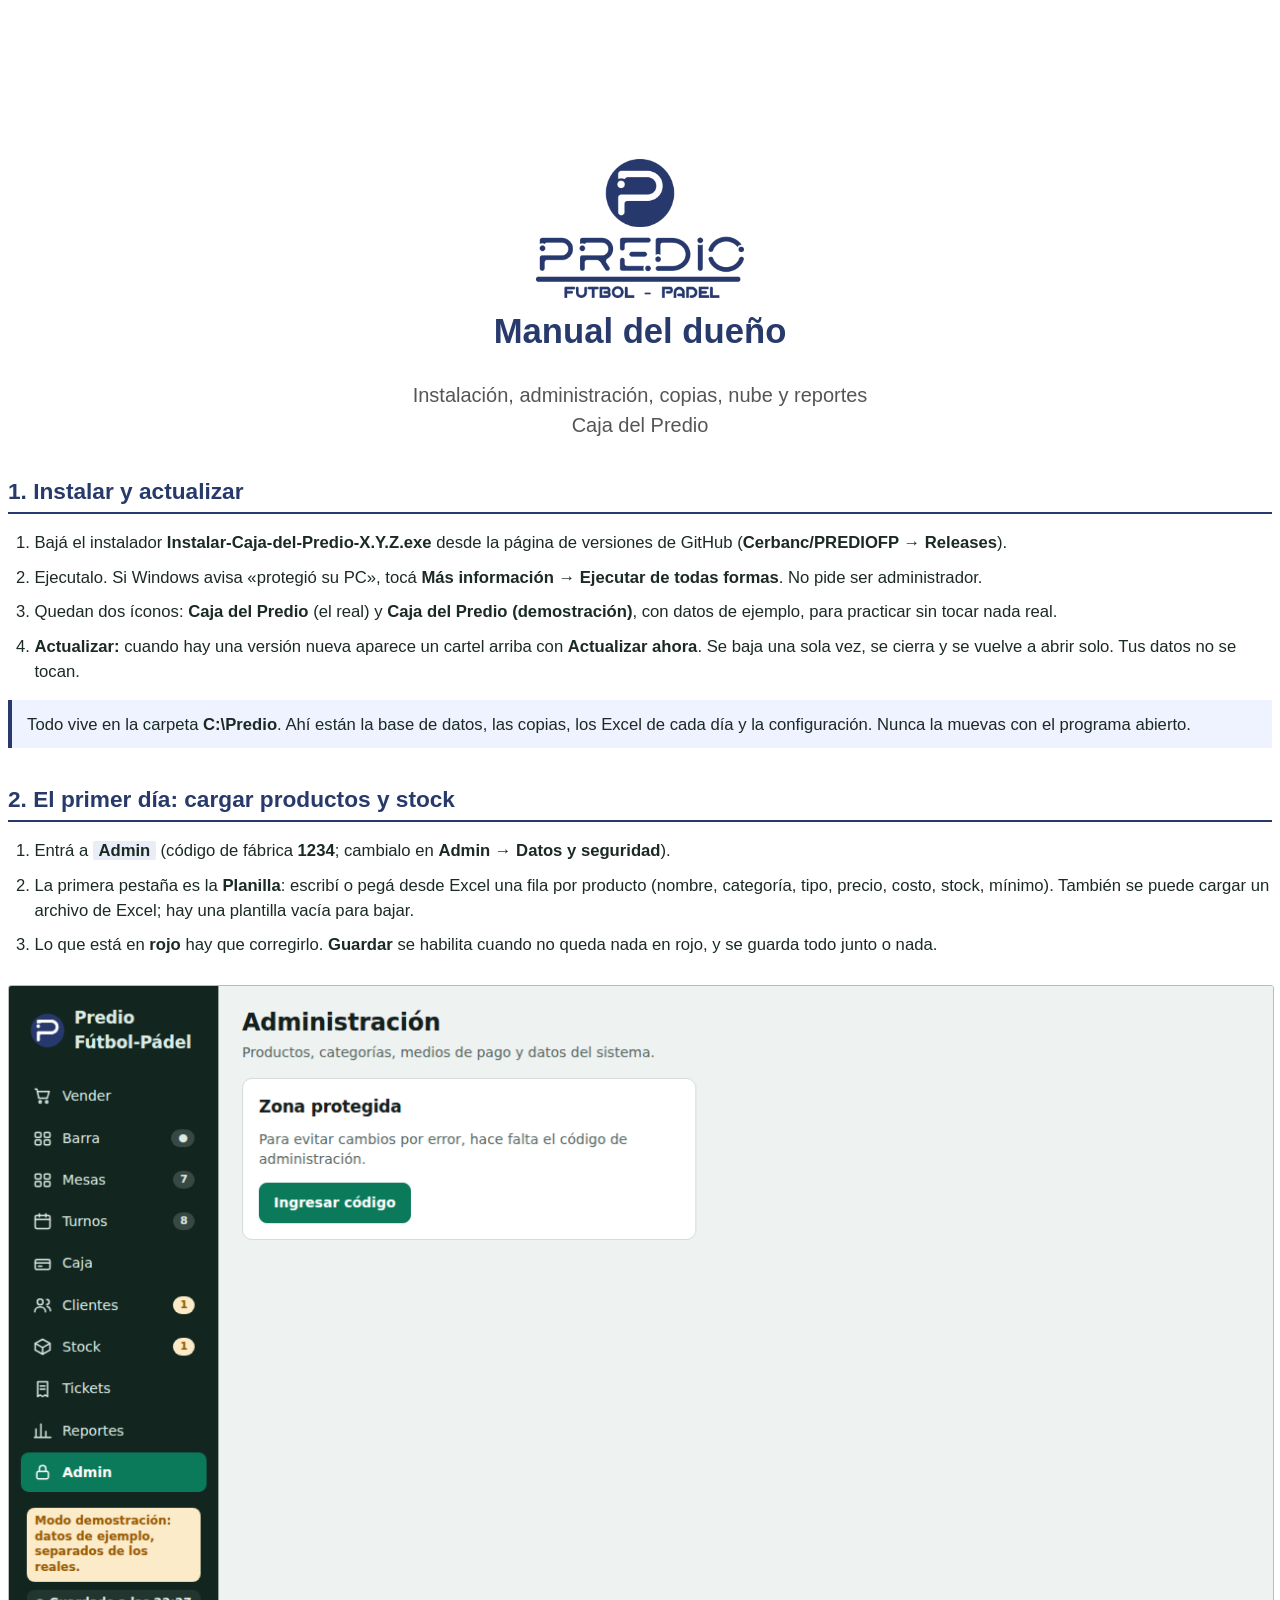
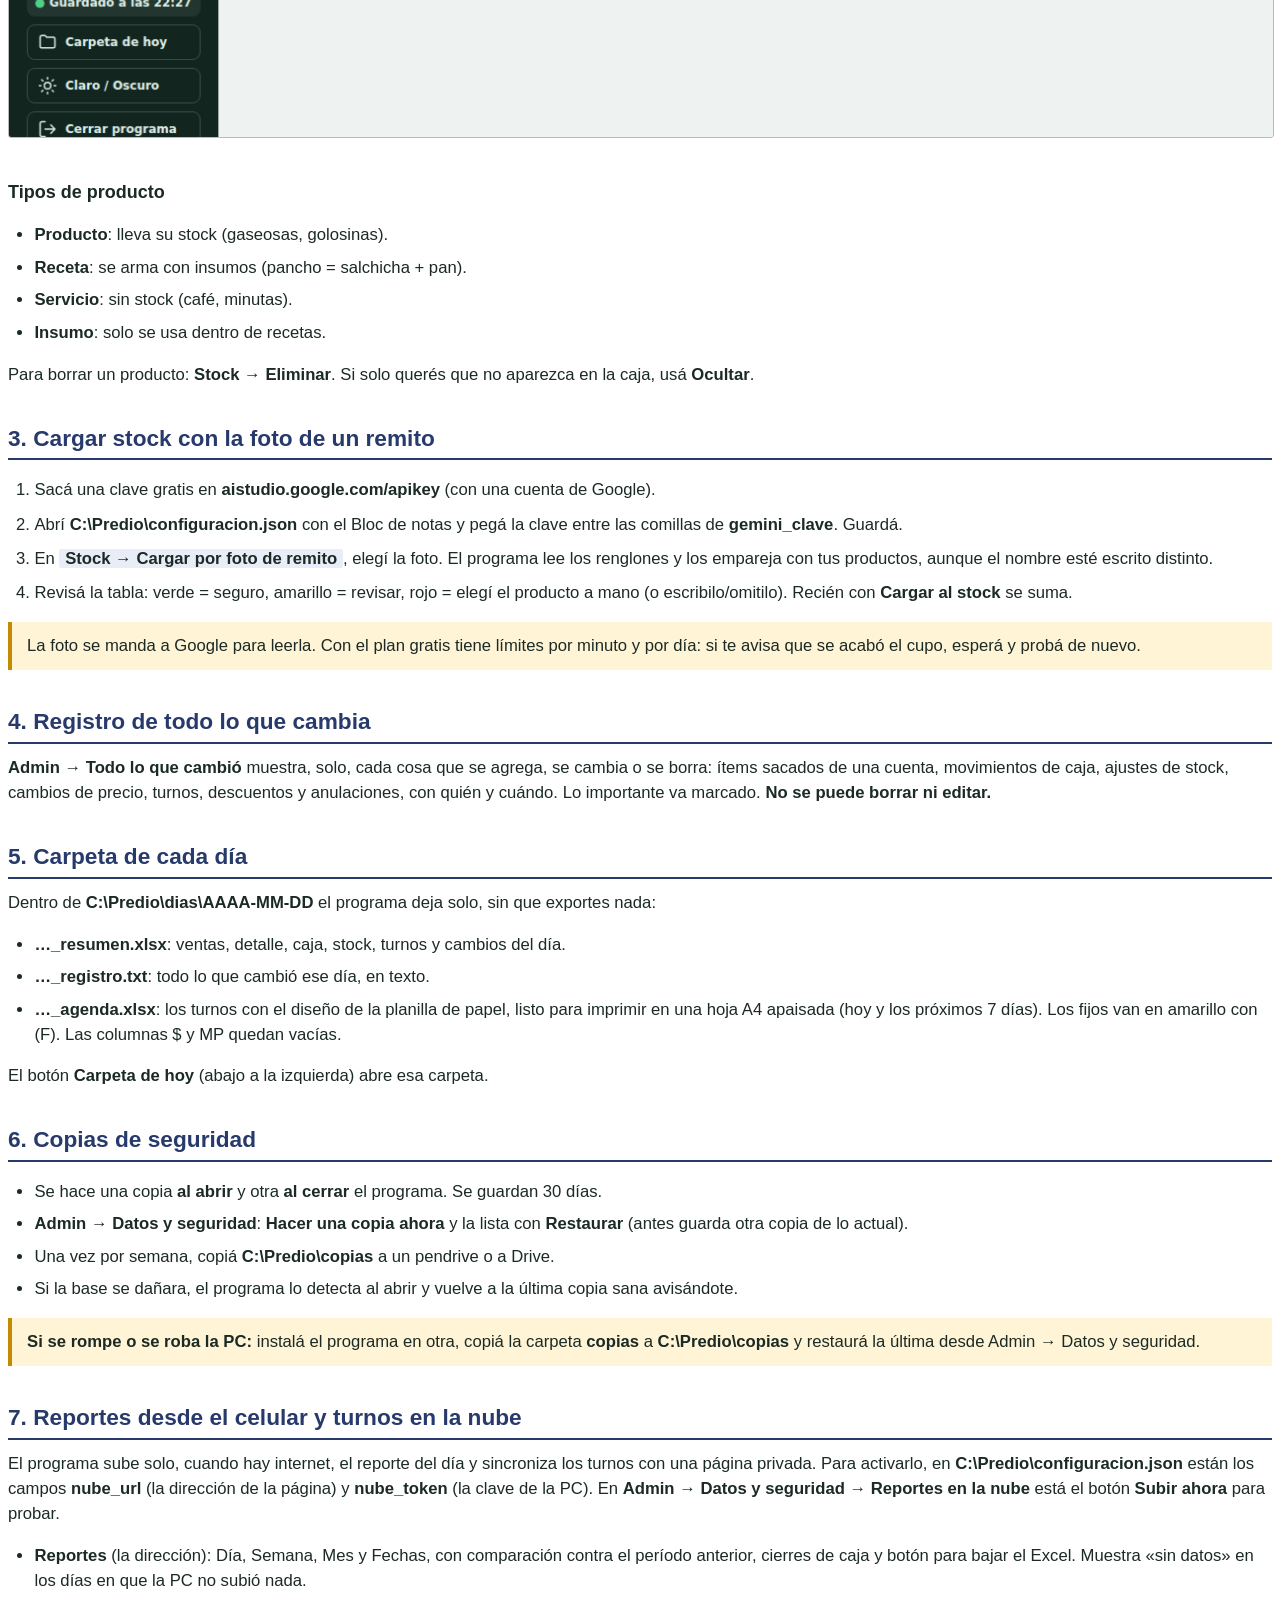
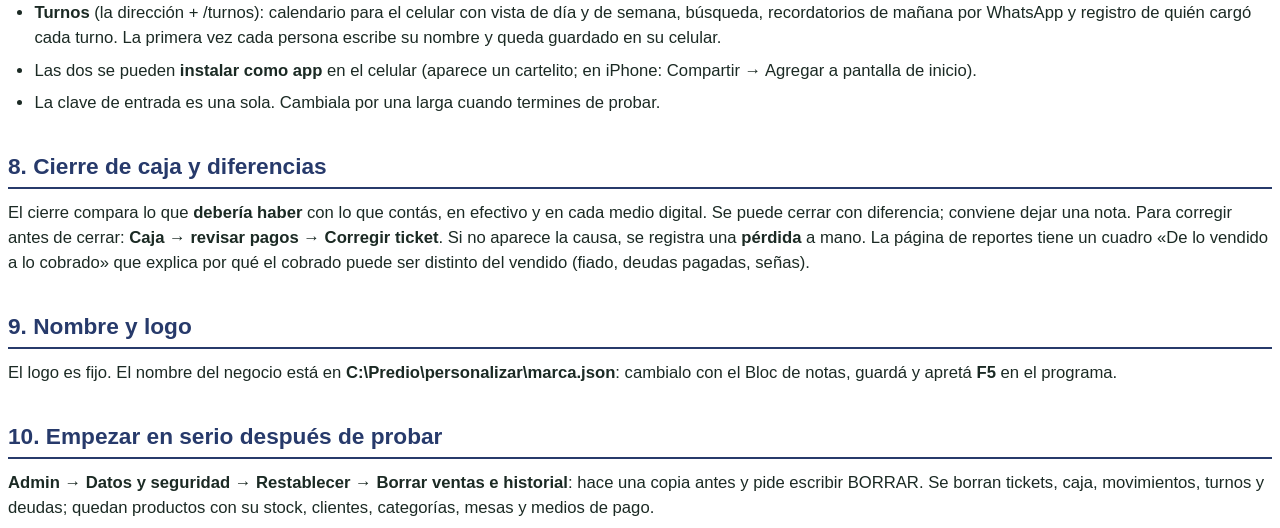
<file: docs/manual/dueno.html>
<!doctype html><html lang="es"><head><meta charset="utf-8"><title>Manual del dueño</title><link rel="stylesheet" href="estilo.css"></head><body>
<div class="portada"><img src="../../predio/web/logo_completo.png"><h1>Manual del dueño</h1><div class="sub">Instalación, administración, copias, nube y reportes<br>Caja del Predio</div></div>

<h2>1. Instalar y actualizar</h2>
<ol class="pasos"><li>Bajá el instalador <b>Instalar-Caja-del-Predio-X.Y.Z.exe</b> desde la página de versiones de GitHub (<b>Cerbanc/PREDIOFP → Releases</b>).</li><li>Ejecutalo. Si Windows avisa «protegió su PC», tocá <b>Más información → Ejecutar de todas formas</b>. No pide ser administrador.</li><li>Quedan dos íconos: <b>Caja del Predio</b> (el real) y <b>Caja del Predio (demostración)</b>, con datos de ejemplo, para practicar sin tocar nada real.</li><li><b>Actualizar:</b> cuando hay una versión nueva aparece un cartel arriba con <b>Actualizar ahora</b>. Se baja una sola vez, se cierra y se vuelve a abrir solo. Tus datos no se tocan.</li></ol>
<div class="caja">Todo vive en la carpeta <b>C:\Predio</b>. Ahí están la base de datos, las copias, los Excel de cada día y la configuración. Nunca la muevas con el programa abierto.</div>

<h2>2. El primer día: cargar productos y stock</h2>
<ol class="pasos"><li>Entrá a <b class="t">Admin</b> (código de fábrica <b>1234</b>; cambialo en <b>Admin → Datos y seguridad</b>).</li><li>La primera pestaña es la <b>Planilla</b>: escribí o pegá desde Excel una fila por producto (nombre, categoría, tipo, precio, costo, stock, mínimo). También se puede cargar un archivo de Excel; hay una plantilla vacía para bajar.</li><li>Lo que está en <b>rojo</b> hay que corregirlo. <b>Guardar</b> se habilita cuando no queda nada en rojo, y se guarda todo junto o nada.</li></ol>
<img class="cap" src="img/admin_pin.png">
<h3>Tipos de producto</h3><ul><li><b>Producto</b>: lleva su stock (gaseosas, golosinas).</li><li><b>Receta</b>: se arma con insumos (pancho = salchicha + pan).</li><li><b>Servicio</b>: sin stock (café, minutas).</li><li><b>Insumo</b>: solo se usa dentro de recetas.</li></ul>
<p>Para borrar un producto: <b>Stock → Eliminar</b>. Si solo querés que no aparezca en la caja, usá <b>Ocultar</b>.</p>

<h2>3. Cargar stock con la foto de un remito</h2>
<ol class="pasos"><li>Sacá una clave gratis en <b>aistudio.google.com/apikey</b> (con una cuenta de Google).</li><li>Abrí <b>C:\Predio\configuracion.json</b> con el Bloc de notas y pegá la clave entre las comillas de <b>gemini_clave</b>. Guardá.</li><li>En <b class="t">Stock → Cargar por foto de remito</b>, elegí la foto. El programa lee los renglones y los empareja con tus productos, aunque el nombre esté escrito distinto.</li><li>Revisá la tabla: verde = seguro, amarillo = revisar, rojo = elegí el producto a mano (o escribilo/omitilo). Recién con <b>Cargar al stock</b> se suma.</li></ol>
<div class="aviso">La foto se manda a Google para leerla. Con el plan gratis tiene límites por minuto y por día: si te avisa que se acabó el cupo, esperá y probá de nuevo.</div>

<h2>4. Registro de todo lo que cambia</h2>
<p><b>Admin → Todo lo que cambió</b> muestra, solo, cada cosa que se agrega, se cambia o se borra: ítems sacados de una cuenta, movimientos de caja, ajustes de stock, cambios de precio, turnos, descuentos y anulaciones, con quién y cuándo. Lo importante va marcado. <b>No se puede borrar ni editar.</b></p>

<h2>5. Carpeta de cada día</h2>
<p>Dentro de <b>C:\Predio\dias\AAAA-MM-DD</b> el programa deja solo, sin que exportes nada:</p><ul><li><b>…_resumen.xlsx</b>: ventas, detalle, caja, stock, turnos y cambios del día.</li><li><b>…_registro.txt</b>: todo lo que cambió ese día, en texto.</li><li><b>…_agenda.xlsx</b>: los turnos con el diseño de la planilla de papel, listo para imprimir en una hoja A4 apaisada (hoy y los próximos 7 días). Los fijos van en amarillo con (F). Las columnas $ y MP quedan vacías.</li></ul>
<p>El botón <b>Carpeta de hoy</b> (abajo a la izquierda) abre esa carpeta.</p>

<h2>6. Copias de seguridad</h2>
<ul><li>Se hace una copia <b>al abrir</b> y otra <b>al cerrar</b> el programa. Se guardan 30 días.</li><li><b>Admin → Datos y seguridad</b>: <b>Hacer una copia ahora</b> y la lista con <b>Restaurar</b> (antes guarda otra copia de lo actual).</li><li>Una vez por semana, copiá <b>C:\Predio\copias</b> a un pendrive o a Drive.</li><li>Si la base se dañara, el programa lo detecta al abrir y vuelve a la última copia sana avisándote.</li></ul>
<div class="aviso"><b>Si se rompe o se roba la PC:</b> instalá el programa en otra, copiá la carpeta <b>copias</b> a <b>C:\Predio\copias</b> y restaurá la última desde Admin → Datos y seguridad.</div>

<h2>7. Reportes desde el celular y turnos en la nube</h2>
<p>El programa sube solo, cuando hay internet, el reporte del día y sincroniza los turnos con una página privada. Para activarlo, en <b>C:\Predio\configuracion.json</b> están los campos <b>nube_url</b> (la dirección de la página) y <b>nube_token</b> (la clave de la PC). En <b>Admin → Datos y seguridad → Reportes en la nube</b> está el botón <b>Subir ahora</b> para probar.</p>
<ul><li><b>Reportes</b> (la dirección): Día, Semana, Mes y Fechas, con comparación contra el período anterior, cierres de caja y botón para bajar el Excel. Muestra «sin datos» en los días en que la PC no subió nada.</li><li><b>Turnos</b> (la dirección + /turnos): calendario para el celular con vista de día y de semana, búsqueda, recordatorios de mañana por WhatsApp y registro de quién cargó cada turno. La primera vez cada persona escribe su nombre y queda guardado en su celular.</li><li>Las dos se pueden <b>instalar como app</b> en el celular (aparece un cartelito; en iPhone: Compartir → Agregar a pantalla de inicio).</li><li>La clave de entrada es una sola. Cambiala por una larga cuando termines de probar.</li></ul>

<h2>8. Cierre de caja y diferencias</h2>
<p>El cierre compara lo que <b>debería haber</b> con lo que contás, en efectivo y en cada medio digital. Se puede cerrar con diferencia; conviene dejar una nota. Para corregir antes de cerrar: <b>Caja → revisar pagos → Corregir ticket</b>. Si no aparece la causa, se registra una <b>pérdida</b> a mano. La página de reportes tiene un cuadro «De lo vendido a lo cobrado» que explica por qué el cobrado puede ser distinto del vendido (fiado, deudas pagadas, señas).</p>

<h2>9. Nombre y logo</h2>
<p>El logo es fijo. El nombre del negocio está en <b>C:\Predio\personalizar\marca.json</b>: cambialo con el Bloc de notas, guardá y apretá <b>F5</b> en el programa.</p>

<h2>10. Empezar en serio después de probar</h2>
<p><b>Admin → Datos y seguridad → Restablecer → Borrar ventas e historial</b>: hace una copia antes y pide escribir BORRAR. Se borran tickets, caja, movimientos, turnos y deudas; quedan productos con su stock, clientes, categorías, mesas y medios de pago.</p>
</body></html>
</file>
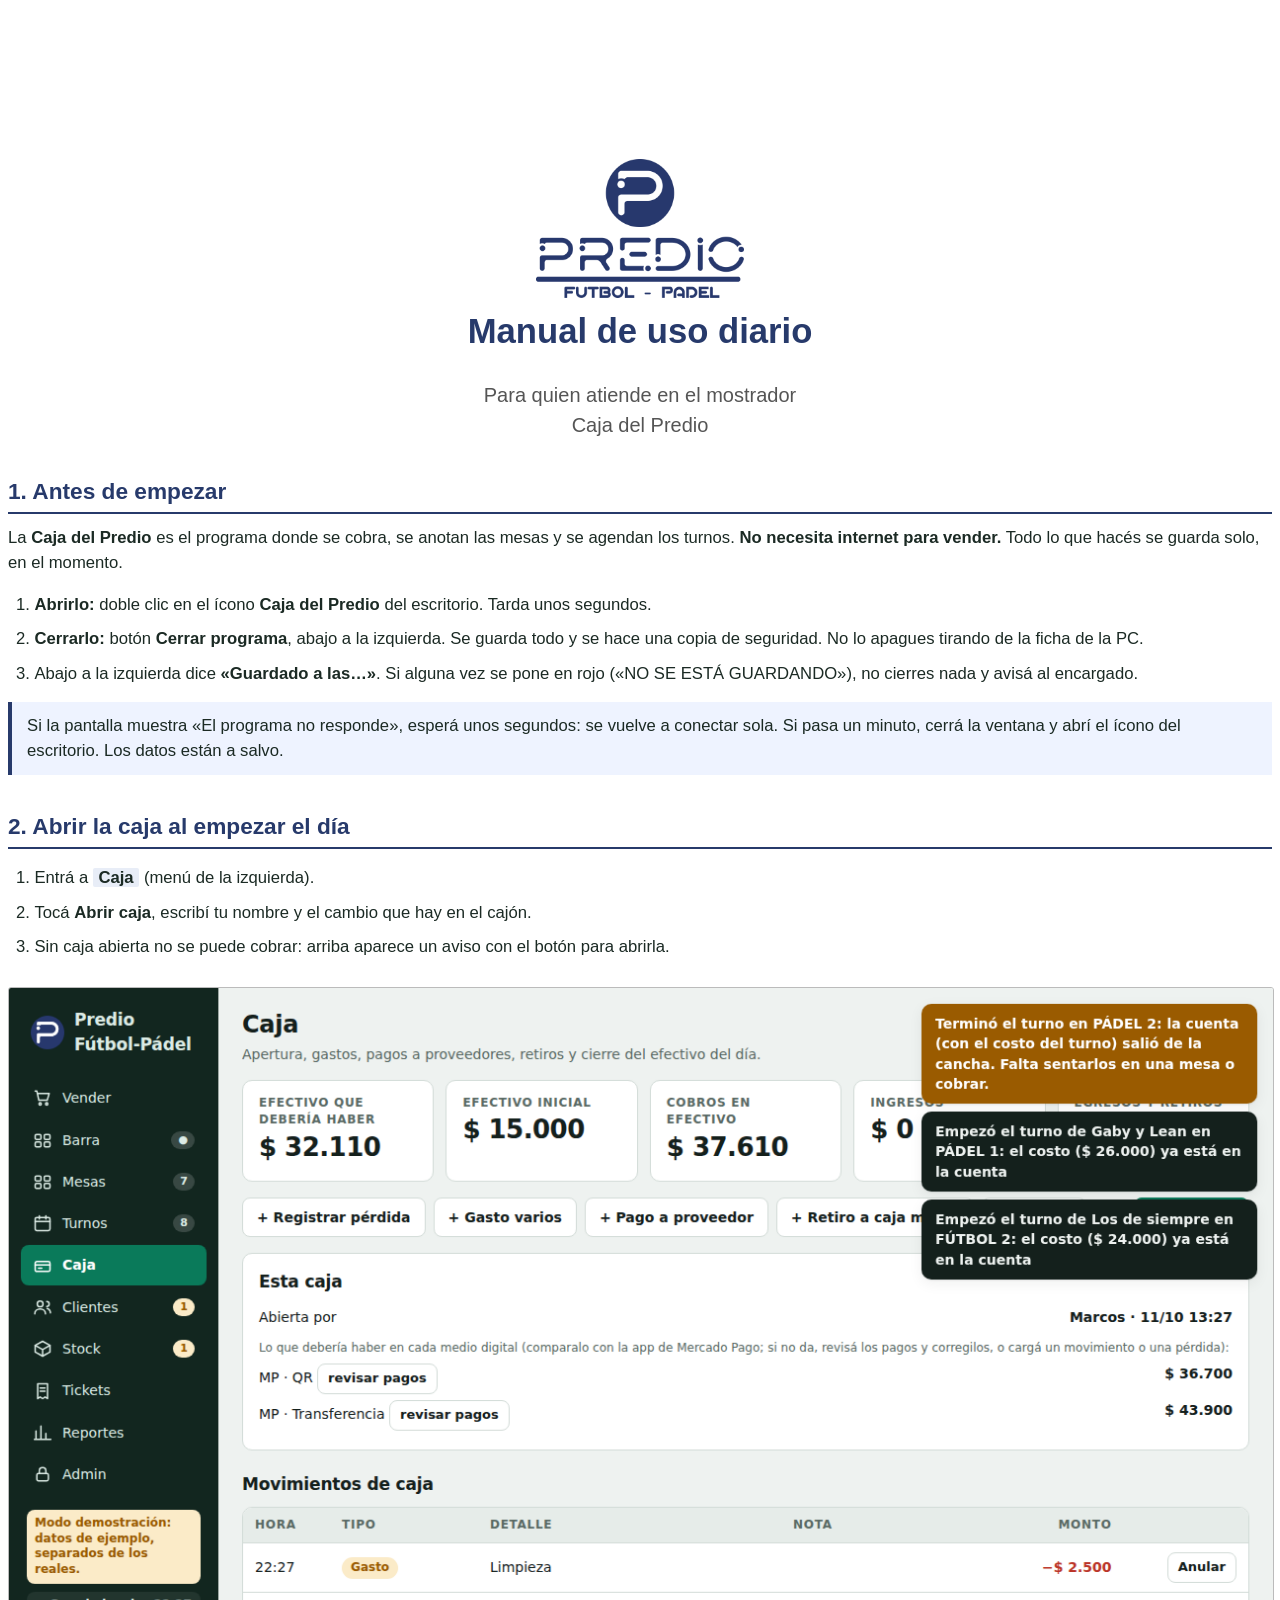
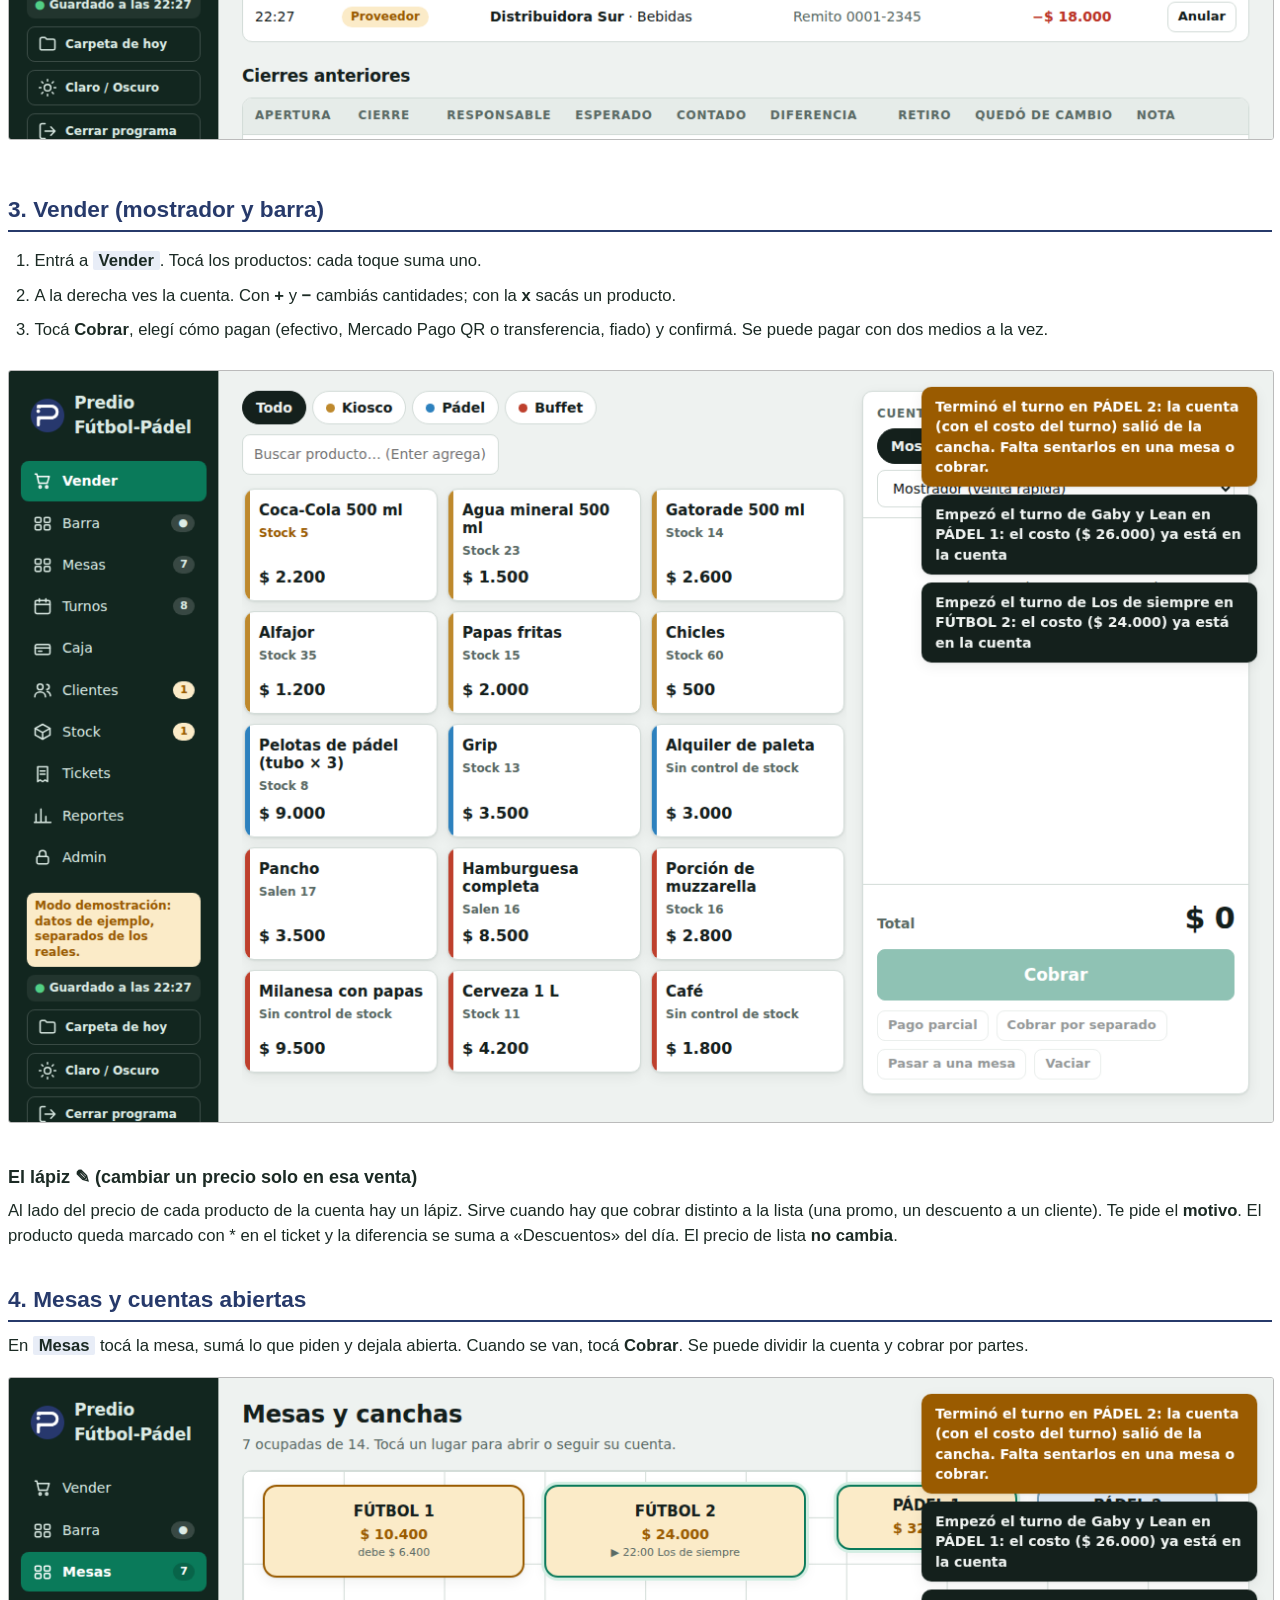
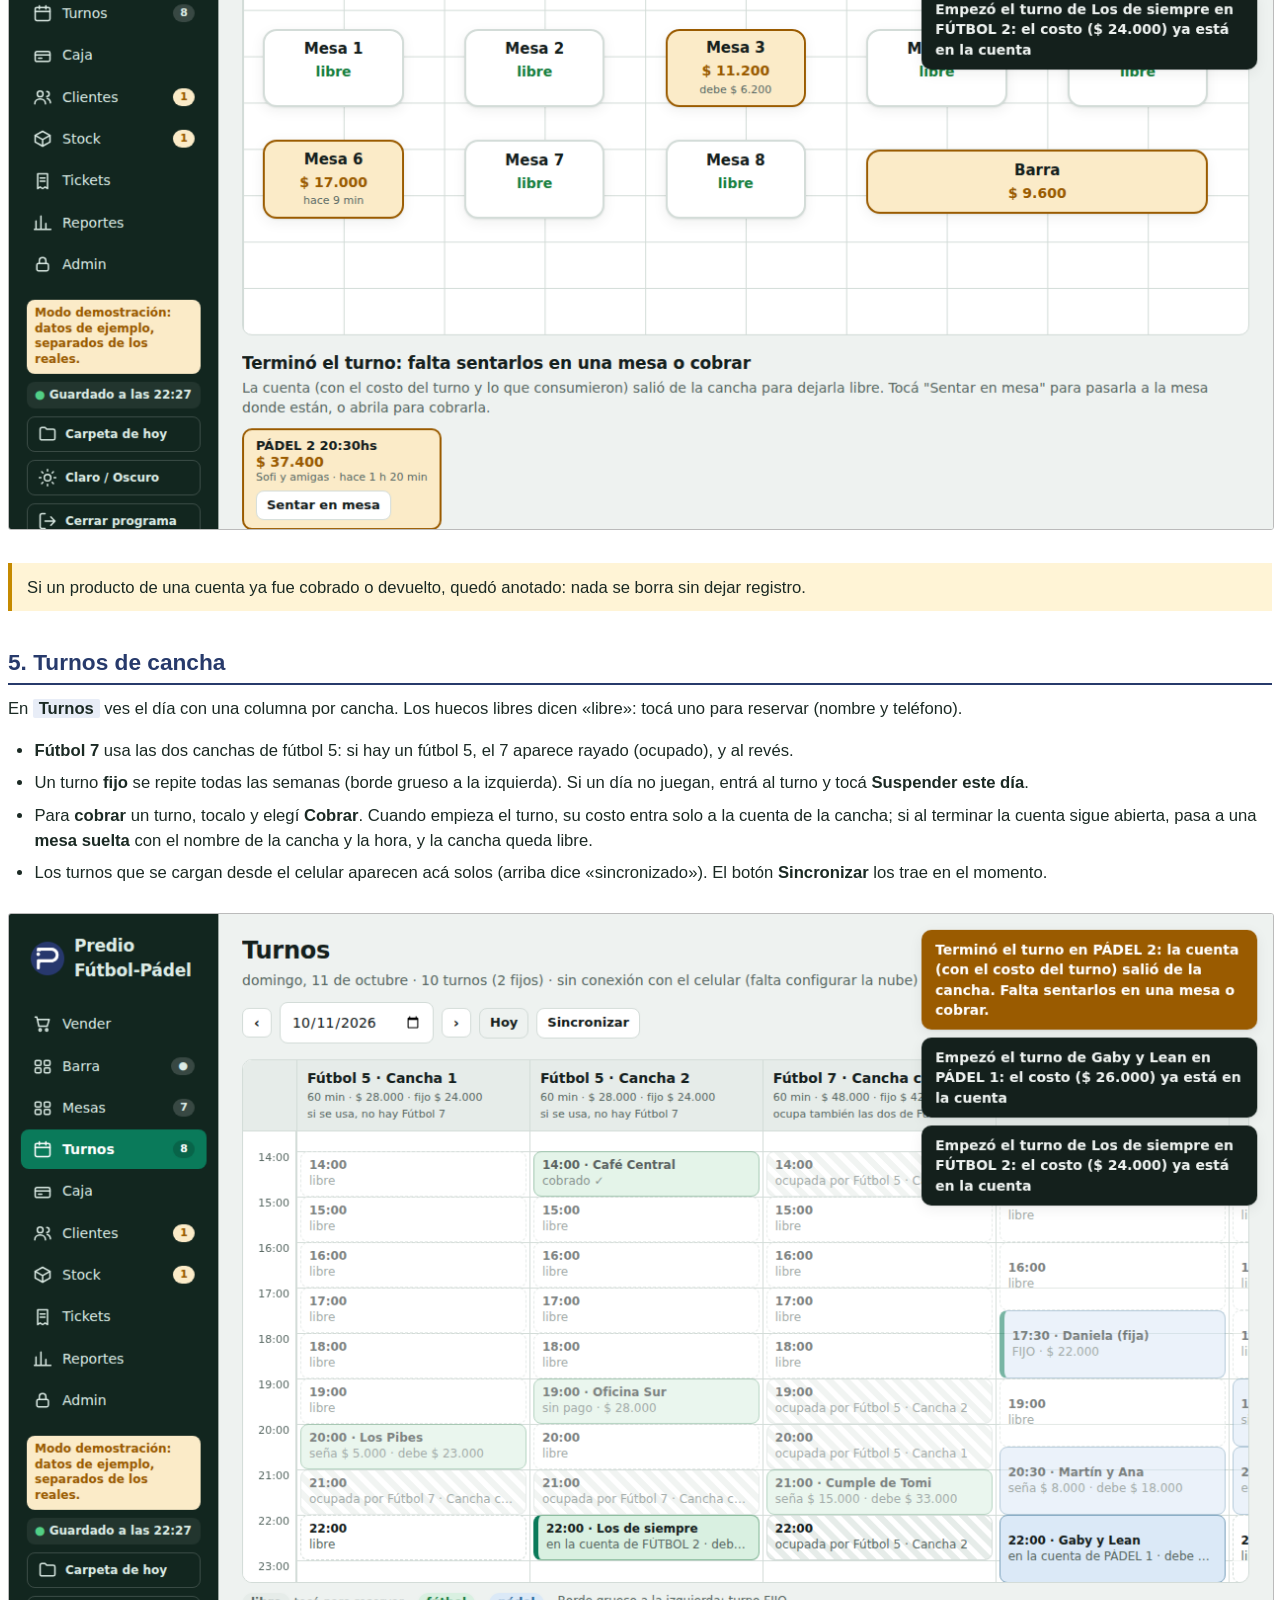
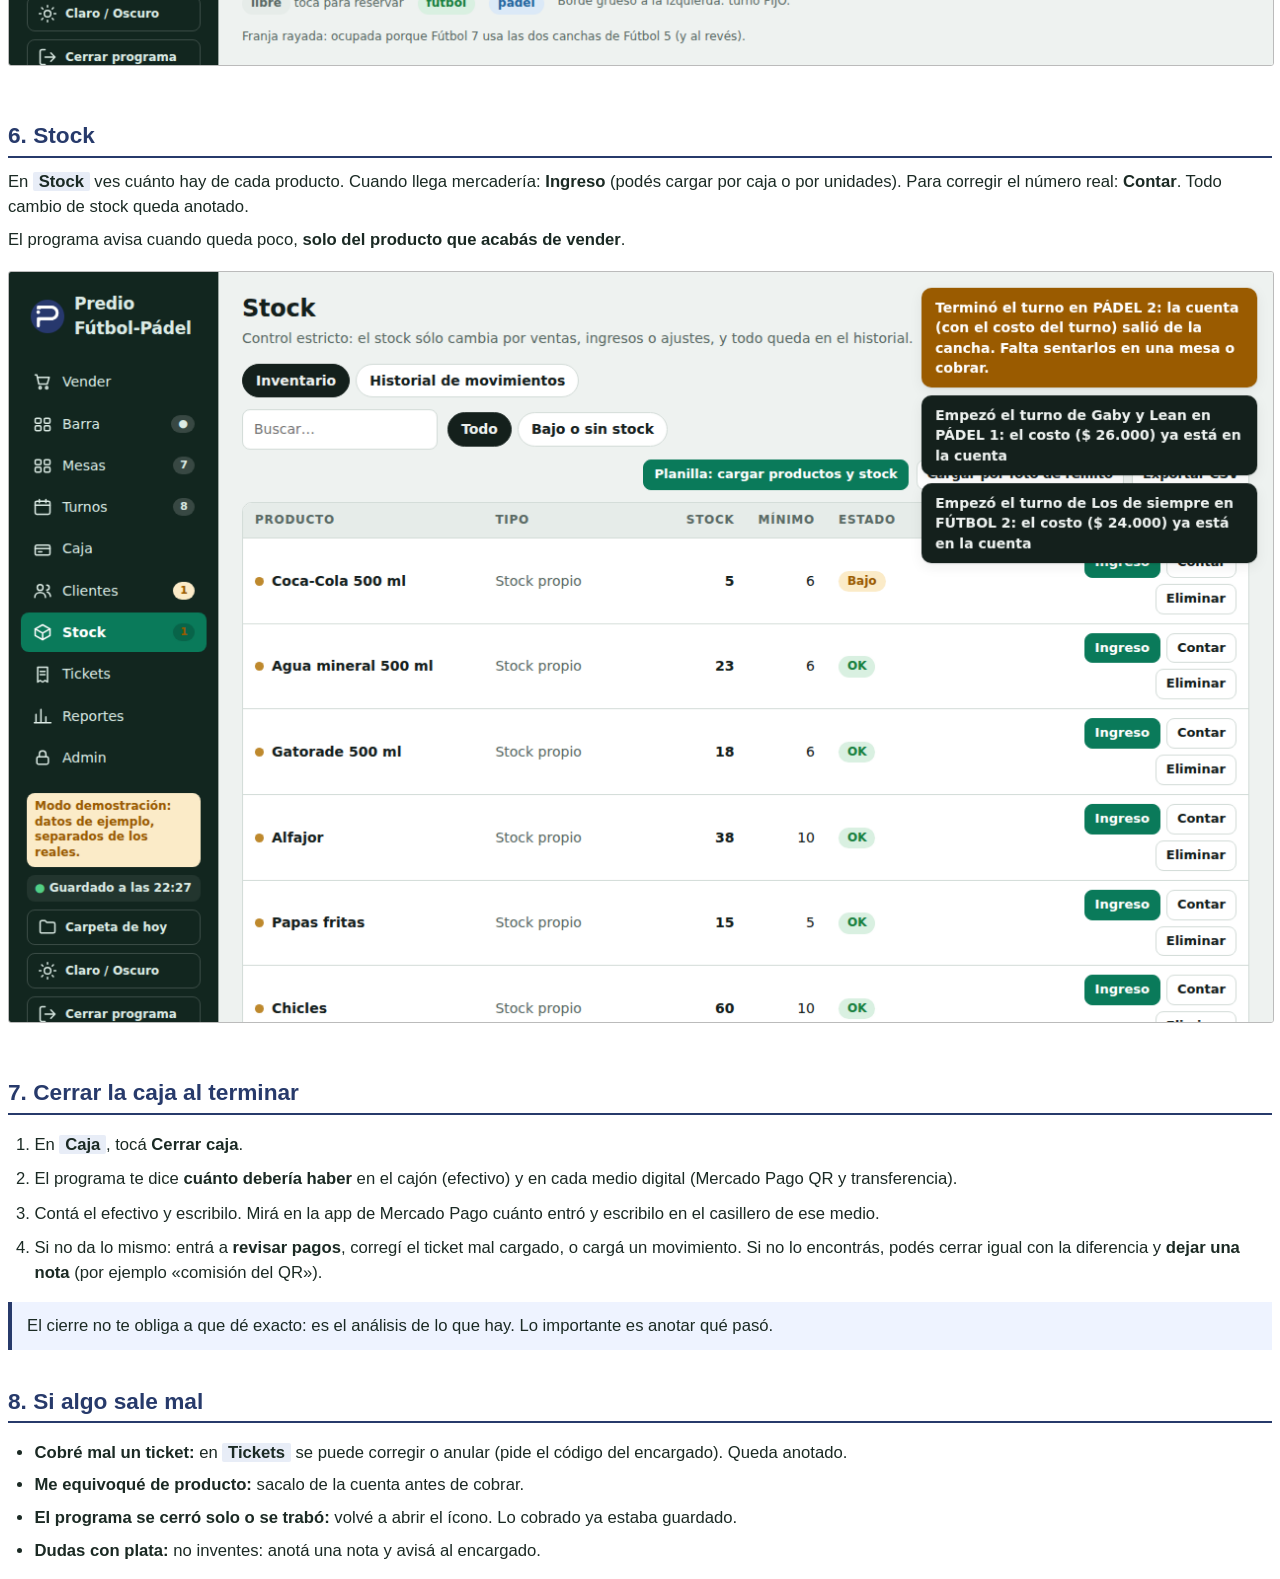
<file: docs/manual/operar.html>
<!doctype html><html lang="es"><head><meta charset="utf-8"><title>Manual de uso diario</title><link rel="stylesheet" href="estilo.css"></head><body>
<div class="portada"><img src="../../predio/web/logo_completo.png"><h1>Manual de uso diario</h1><div class="sub">Para quien atiende en el mostrador<br>Caja del Predio</div></div>

<h2>1. Antes de empezar</h2>
<p>La <b>Caja del Predio</b> es el programa donde se cobra, se anotan las mesas y se agendan los turnos. <b>No necesita internet para vender.</b> Todo lo que hacés se guarda solo, en el momento.</p>
<ol class="pasos"><li><b>Abrirlo:</b> doble clic en el ícono <b>Caja del Predio</b> del escritorio. Tarda unos segundos.</li>
<li><b>Cerrarlo:</b> botón <b>Cerrar programa</b>, abajo a la izquierda. Se guarda todo y se hace una copia de seguridad. No lo apagues tirando de la ficha de la PC.</li>
<li>Abajo a la izquierda dice <b>«Guardado a las…»</b>. Si alguna vez se pone en rojo («NO SE ESTÁ GUARDANDO»), no cierres nada y avisá al encargado.</li></ol>
<div class="caja">Si la pantalla muestra «El programa no responde», esperá unos segundos: se vuelve a conectar sola. Si pasa un minuto, cerrá la ventana y abrí el ícono del escritorio. Los datos están a salvo.</div>

<h2>2. Abrir la caja al empezar el día</h2>
<ol class="pasos"><li>Entrá a <b class="t">Caja</b> (menú de la izquierda).</li><li>Tocá <b>Abrir caja</b>, escribí tu nombre y el cambio que hay en el cajón.</li><li>Sin caja abierta no se puede cobrar: arriba aparece un aviso con el botón para abrirla.</li></ol>
<img class="cap" src="img/caja.png">

<h2>3. Vender (mostrador y barra)</h2>
<ol class="pasos"><li>Entrá a <b class="t">Vender</b>. Tocá los productos: cada toque suma uno.</li><li>A la derecha ves la cuenta. Con <b>+</b> y <b>−</b> cambiás cantidades; con la <b>x</b> sacás un producto.</li><li>Tocá <b>Cobrar</b>, elegí cómo pagan (efectivo, Mercado Pago QR o transferencia, fiado) y confirmá. Se puede pagar con dos medios a la vez.</li></ol>
<img class="cap" src="img/vender.png">
<h3>El lápiz ✎ (cambiar un precio solo en esa venta)</h3>
<p>Al lado del precio de cada producto de la cuenta hay un lápiz. Sirve cuando hay que cobrar distinto a la lista (una promo, un descuento a un cliente). Te pide el <b>motivo</b>. El producto queda marcado con * en el ticket y la diferencia se suma a «Descuentos» del día. El precio de lista <b>no cambia</b>.</p>

<h2>4. Mesas y cuentas abiertas</h2>
<p>En <b class="t">Mesas</b> tocá la mesa, sumá lo que piden y dejala abierta. Cuando se van, tocá <b>Cobrar</b>. Se puede dividir la cuenta y cobrar por partes.</p>
<img class="cap" src="img/mesas.png">
<div class="aviso">Si un producto de una cuenta ya fue cobrado o devuelto, quedó anotado: nada se borra sin dejar registro.</div>

<h2>5. Turnos de cancha</h2>
<p>En <b class="t">Turnos</b> ves el día con una columna por cancha. Los huecos libres dicen «libre»: tocá uno para reservar (nombre y teléfono).</p>
<ul><li><b>Fútbol 7</b> usa las dos canchas de fútbol 5: si hay un fútbol 5, el 7 aparece rayado (ocupado), y al revés.</li>
<li>Un turno <b>fijo</b> se repite todas las semanas (borde grueso a la izquierda). Si un día no juegan, entrá al turno y tocá <b>Suspender este día</b>.</li>
<li>Para <b>cobrar</b> un turno, tocalo y elegí <b>Cobrar</b>. Cuando empieza el turno, su costo entra solo a la cuenta de la cancha; si al terminar la cuenta sigue abierta, pasa a una <b>mesa suelta</b> con el nombre de la cancha y la hora, y la cancha queda libre.</li>
<li>Los turnos que se cargan desde el celular aparecen acá solos (arriba dice «sincronizado»). El botón <b>Sincronizar</b> los trae en el momento.</li></ul>
<img class="cap" src="img/turnos.png">

<h2>6. Stock</h2>
<p>En <b class="t">Stock</b> ves cuánto hay de cada producto. Cuando llega mercadería: <b>Ingreso</b> (podés cargar por caja o por unidades). Para corregir el número real: <b>Contar</b>. Todo cambio de stock queda anotado.</p>
<p>El programa avisa cuando queda poco, <b>solo del producto que acabás de vender</b>.</p>
<img class="cap" src="img/stock.png">

<h2>7. Cerrar la caja al terminar</h2>
<ol class="pasos"><li>En <b class="t">Caja</b>, tocá <b>Cerrar caja</b>.</li><li>El programa te dice <b>cuánto debería haber</b> en el cajón (efectivo) y en cada medio digital (Mercado Pago QR y transferencia).</li><li>Contá el efectivo y escribilo. Mirá en la app de Mercado Pago cuánto entró y escribilo en el casillero de ese medio.</li><li>Si no da lo mismo: entrá a <b>revisar pagos</b>, corregí el ticket mal cargado, o cargá un movimiento. Si no lo encontrás, podés cerrar igual con la diferencia y <b>dejar una nota</b> (por ejemplo «comisión del QR»).</li></ol>
<div class="caja">El cierre no te obliga a que dé exacto: es el análisis de lo que hay. Lo importante es anotar qué pasó.</div>

<h2>8. Si algo sale mal</h2>
<ul><li><b>Cobré mal un ticket:</b> en <b class="t">Tickets</b> se puede corregir o anular (pide el código del encargado). Queda anotado.</li><li><b>Me equivoqué de producto:</b> sacalo de la cuenta antes de cobrar.</li><li><b>El programa se cerró solo o se trabó:</b> volvé a abrir el ícono. Lo cobrado ya estaba guardado.</li><li><b>Dudas con plata:</b> no inventes: anotá una nota y avisá al encargado.</li></ul>
</body></html>
</file>
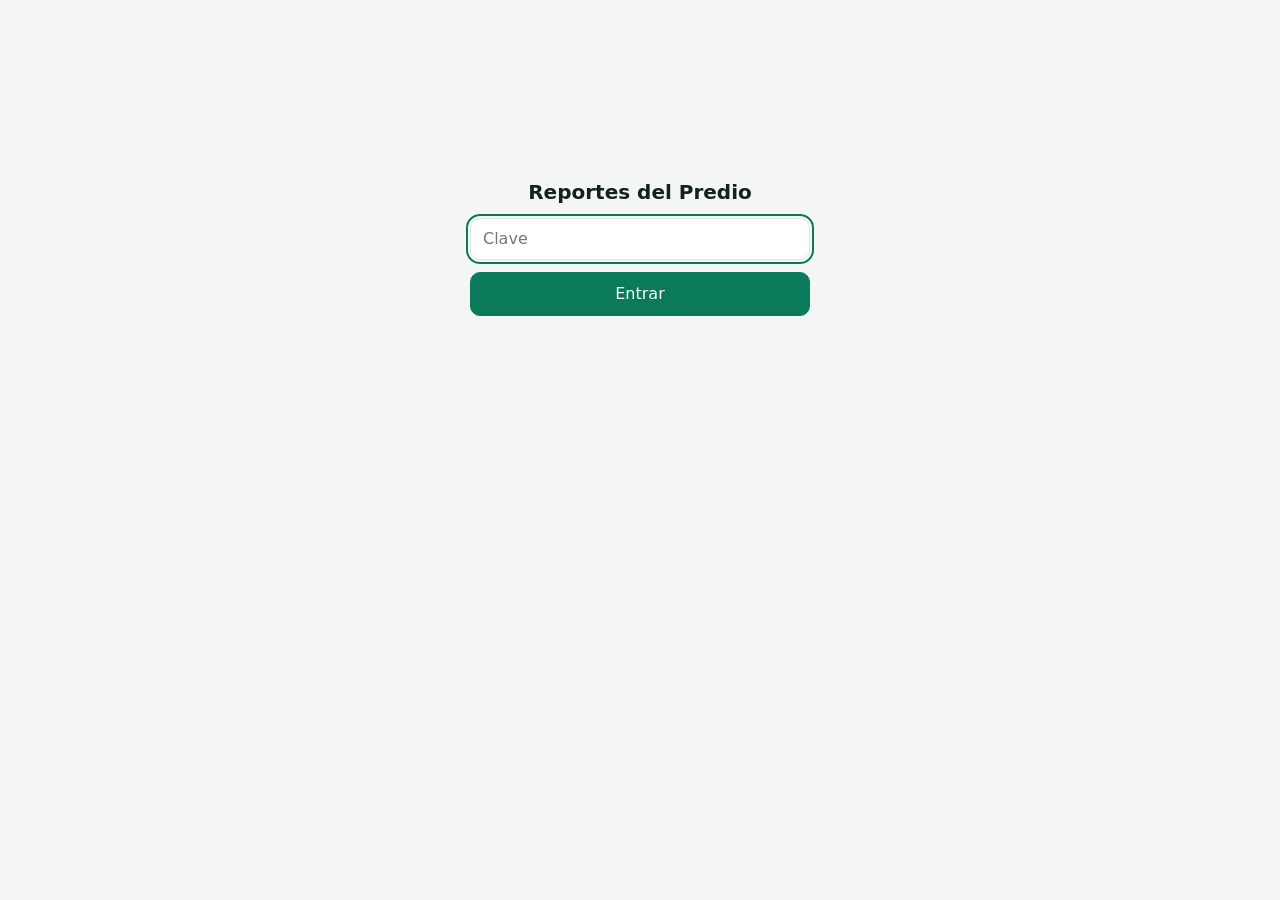
<file: nube/src/pagina.html>
<!doctype html>
<html lang="es"><head><meta charset="utf-8"><meta name="viewport" content="width=device-width,initial-scale=1">
<title>Reportes del Predio</title>
<!-- PWA-INICIO (cabeza): web instalable en el celular -->
<link rel="manifest" href="/manifest.webmanifest">
<link rel="icon" type="image/png" href="/icono-192.png">
<link rel="apple-touch-icon" href="/apple-touch-icon.png">
<meta name="theme-color" content="#f4f6f5" media="(prefers-color-scheme: light)"><meta name="theme-color" content="#0f1714" media="(prefers-color-scheme: dark)">
<meta name="mobile-web-app-capable" content="yes"><meta name="apple-mobile-web-app-capable" content="yes">
<meta name="apple-mobile-web-app-title" content="Predio"><meta name="apple-mobile-web-app-status-bar-style" content="default">
<script>if(matchMedia("(pointer: coarse)").matches)addEventListener("beforeinstallprompt",function(e){e.preventDefault();window.__pwaEv=e})</script>
<!-- PWA-FIN -->
<script>try{var t=localStorage.getItem("tema");if(t==="dark"||t==="light")document.documentElement.dataset.theme=t}catch(e){}</script>
<meta name="color-scheme" content="light dark">
<style>
:root{--bg:#f4f6f5;--card:#fff;--tx:#14211c;--mu:#5b6b64;--ln:#dfe6e2;--ac:#0a7a5a;--bad:#b3261e;--warn:#9a6700}
@media(prefers-color-scheme:dark){:root:not([data-theme=light]){--bg:#0f1714;--card:#17221e;--tx:#e8f0ec;--mu:#9bb0a7;--ln:#2a3a34;--ac:#3fbf96;--bad:#ff8a80;--warn:#e3b341}}
:root[data-theme=dark]{--bg:#0f1714;--card:#17221e;--tx:#e8f0ec;--mu:#9bb0a7;--ln:#2a3a34;--ac:#3fbf96;--bad:#ff8a80;--warn:#e3b341}
:root[data-theme=light]{color-scheme:light}
*{box-sizing:border-box}body{margin:0;background:var(--bg);color:var(--tx);font:16px/1.4 system-ui,sans-serif}
main{max-width:980px;margin:0 auto;padding:16px}
h1{font-size:20px;margin:0}h2{font-size:15px;margin:0 0 8px;color:var(--mu);text-transform:uppercase;letter-spacing:.04em}
.top{display:flex;gap:8px;align-items:center;flex-wrap:wrap;margin-bottom:12px}.top h1{flex:1}
button,input,.btn{font:inherit;border:1px solid var(--ln);background:var(--card);color:var(--tx);border-radius:10px;padding:9px 12px}
button,.btn{cursor:pointer;text-decoration:none;display:inline-block}.pri{background:var(--ac);color:#fff;border-color:var(--ac)}
.card{background:var(--card);border:1px solid var(--ln);border-radius:14px;padding:14px;margin-bottom:12px}
.kpis{display:grid;grid-template-columns:repeat(auto-fit,minmax(150px,1fr));gap:10px}.k{background:var(--card);border:1px solid var(--ln);border-radius:14px;padding:12px}
.k b{display:block;font-size:22px}.k span{color:var(--mu);font-size:13px}
table{width:100%;border-collapse:collapse;font-size:15px}th,td{padding:6px 4px;border-bottom:1px solid var(--ln);text-align:left}th{color:var(--mu);font-weight:600;font-size:13px}td.n,th.n{text-align:right;font-variant-numeric:tabular-nums}
.est{font-size:14px;margin:6px 0 12px}.ok{color:var(--ac)}.bad{color:var(--bad)}.warn{color:var(--warn)}.mu{color:var(--mu)}
.centro{max-width:340px;margin:18vh auto;text-align:center}.centro input{width:100%;margin:12px 0}
.g2{display:grid;grid-template-columns:repeat(auto-fit,minmax(300px,1fr));gap:12px}.g2 .card{margin:0}
[hidden]{display:none!important}
:root{--hoy:#b45309;--ok-bg:#e3f4ee;--bad-bg:#fdecea;--warn-bg:#fff4d6;--warn-tx:#7a5200;--sobre:#fff}
@media(prefers-color-scheme:dark){:root:not([data-theme=light]){--hoy:#f5b84a;--ok-bg:#16332a;--bad-bg:#3a1d1b;--warn-bg:#3a2e0f;--warn-tx:#e3b341;--sobre:#06241b}}
:root[data-theme=dark]{--hoy:#f5b84a;--ok-bg:#16332a;--bad-bg:#3a1d1b;--warn-bg:#3a2e0f;--warn-tx:#e3b341;--sobre:#06241b}
.pri{color:var(--sobre)}button,.btn{min-height:44px}button:focus-visible,.btn:focus-visible,input:focus-visible,summary:focus-visible{outline:2px solid var(--ac);outline-offset:2px}
.top a.mu{padding:12px 6px}@media(max-width:520px){.top h1{flex:1 1 100%}.top a.mu{margin-left:auto}}button:disabled{opacity:.45;cursor:default}
.tabs{display:flex;gap:4px;background:var(--card);border:1px solid var(--ln);border-radius:12px;padding:4px;margin-bottom:10px}
.tabs button{flex:1;border:0;background:transparent;border-radius:9px;font-weight:600;color:var(--mu);padding:9px 4px}
.tabs button[aria-selected=true]{background:var(--ac);color:var(--sobre)}
.nav{display:flex;gap:8px;align-items:center;margin-bottom:10px}.nav button{min-width:48px}
.mid{flex:1;min-width:0;text-align:center}.mid>input{width:100%;min-height:44px}.per{font-weight:700;font-size:17px;line-height:1.25}
.rng{display:flex;gap:8px;justify-content:center;flex-wrap:wrap}.rng label{display:flex;flex-direction:column;align-items:flex-start;font-size:13px;color:var(--mu);flex:1;min-width:130px}.rng input{width:100%;min-height:44px;color:var(--tx)}
.acc{display:flex;gap:8px;flex-wrap:wrap;margin-bottom:4px}
.alerta{border:1px solid var(--warn);background:var(--warn-bg);border-radius:12px;padding:10px 12px;margin-bottom:12px;font-size:15px}.alerta b{color:var(--warn-tx)}
.kpis.p{grid-template-columns:repeat(2,minmax(0,1fr))}.kpis.p .k b{font-size:clamp(17px,5.2vw,22px);overflow-wrap:anywhere}.kpis.p .k:first-child{grid-column:1/-1}.kpis.p .k:first-child b{font-size:clamp(22px,7.4vw,28px)}
@media(min-width:760px){.kpis.p{grid-template-columns:repeat(5,minmax(0,1fr))}.kpis.p .k:first-child{grid-column:auto}.kpis.p .k b,.kpis.p .k:first-child b{font-size:19px;overflow-wrap:normal}}
.dl{display:block;font-size:13px;margin-top:2px;color:var(--mu)}.dl.up{color:var(--ac)}.dl.down{color:var(--bad)}
.nota{font-size:13px;margin:8px 2px 12px}.sp{height:12px}
.graf{width:100%;display:block;touch-action:pan-y;user-select:none;-webkit-user-select:none;border-radius:8px}.graf:focus-visible{outline:2px solid var(--ac);outline-offset:2px}
.graf text{fill:var(--mu);font:11px system-ui,sans-serif}.graf text.v{fill:var(--tx);font-weight:600}.graf text.hoy{fill:var(--hoy);font-weight:700}
.graf .gr{stroke:var(--ln);stroke-width:1}.graf .bar{fill:var(--ac)}.graf .bar.hoy{fill:var(--hoy)}.graf .bar.vacia{fill:var(--mu)}
.graf .rayas{fill:url(#rayas);stroke:var(--mu);stroke-width:1;stroke-dasharray:3 3}.graf .sombra{fill:var(--ln);opacity:0}.graf .col.sel .sombra{opacity:.6}.graf .col.sel .bar{stroke:var(--tx);stroke-width:2}
.det{min-height:48px;padding:8px 2px 2px;font-size:15px}.det button{margin-left:6px;padding:6px 12px;min-height:40px}
.ley{display:flex;gap:14px;flex-wrap:wrap;font-size:13px;color:var(--mu);margin-top:6px}.sw{display:inline-block;width:12px;height:12px;border-radius:3px;vertical-align:-1px;margin-right:5px;background:var(--ac)}
.sw.h{background:var(--hoy)}.sw.f{background:repeating-linear-gradient(45deg,var(--mu) 0 1.5px,transparent 1.5px 5px);border:1px dashed var(--mu)}
.k3{display:grid;grid-template-columns:repeat(2,1fr);gap:10px;margin-bottom:12px}.k3 .k b{font-size:18px}.k3 .k:nth-child(3):last-child{grid-column:1/-1}
@media(min-width:600px){.k3{grid-template-columns:repeat(3,1fr)}.k3 .k:nth-child(3):last-child{grid-column:auto}}
.cierres{list-style:none;margin:0;padding:0}.cierres li{padding:10px 0;border-bottom:1px solid var(--ln)}.cierres li:last-child{border-bottom:0}
.cl1{display:flex;justify-content:space-between;gap:8px;align-items:center;flex-wrap:wrap}.cl2{font-size:14px;margin-top:2px}
.chip{display:inline-block;border-radius:999px;padding:3px 11px;font-size:14px;font-weight:600;border:1px solid;white-space:nowrap}
.chip.ok{color:var(--ac);background:var(--ok-bg);border-color:var(--ac)}.chip.bad{color:var(--bad);background:var(--bad-bg);border-color:var(--bad)}.chip.warn{color:var(--warn-tx);background:var(--warn-bg);border-color:var(--warn)}
.resu{margin:0 0 8px;font-size:16px}.chk{display:flex;align-items:center;gap:8px;min-height:44px;font-size:15px}.chk input{width:22px;height:22px;padding:0}
details.card summary{cursor:pointer;min-height:32px;display:flex;align-items:center;font-size:15px;font-weight:600;color:var(--mu);text-transform:uppercase;letter-spacing:.04em}details.card[open] summary{margin-bottom:8px}
td.n,th.n{white-space:nowrap}td.n.w{white-space:normal}.g2 .card p{margin:.4em 0}.g2{grid-template-columns:repeat(auto-fit,minmax(min(100%,360px),1fr));align-items:start}.card{min-width:0}
@media(max-width:480px){table{font-size:14px}th,td{padding:6px 3px}}
@media(max-width:360px){table{font-size:13px}th,td{padding:5px 2px}}.resu .chip{white-space:normal}
tr.sd td{color:var(--warn)}.cargando{opacity:.5}.err{text-align:center}.err p{margin:4px 0 12px}
</style></head><body><main>
<div id="login" class="centro" hidden><h1>Reportes del Predio</h1>
<form method="post" action="/entrar"><input type="password" name="clave" placeholder="Clave" autofocus autocomplete="current-password"><button class="pri" style="width:100%">Entrar</button></form>
<p class="bad" id="mal" hidden>Clave incorrecta</p></div>
<div id="app" hidden>
<div class="top"><h1>Reportes del Predio</h1><a class="btn" href="/turnos">Turnos</a><button id="tema" title="Cambiar entre claro y oscuro">Claro / Oscuro</button><a class="mu" href="/salir">Salir</a></div>
<div class="tabs" role="tablist" aria-label="Qué período ver"><button role="tab" data-v="dia">Día</button><button role="tab" data-v="semana">Semana</button><button role="tab" data-v="mes">Mes</button><button role="tab" data-v="fechas">Fechas</button></div>
<div class="nav"><button id="ant" aria-label="Anterior" title="Anterior">←</button>
<div class="mid"><input type="date" id="fecha" aria-label="Fecha"><div class="per" id="per" hidden></div>
<div class="rng" id="rng" hidden><label>Desde<input type="date" id="d1"></label><label>Hasta<input type="date" id="d2"></label></div></div>
<button id="sig" aria-label="Siguiente" title="Siguiente">→</button></div>
<div class="top acc"><button id="hoy">Hoy</button><a class="btn pri" id="xl" href="#">Bajar Excel</a><button class="pri" id="csv" hidden>Bajar para Excel (CSV)</button></div>
<div class="est" id="est" role="status"></div><div id="cont" role="tabpanel"></div></div>
<script>
"use strict";
const DENTRO="__DENTRO__"==="1",MAL="__MAL__"==="1";
const $=s=>document.querySelector(s);
const NUM=new Intl.NumberFormat("es-AR",{useGrouping:"always",maximumFractionDigits:0});
const $$=n=>NUM.format(Math.round(n||0)+0);
const m=n=>(n<0?"− ":"")+"$\u00a0"+$$(Math.abs(n||0));
const esc=s=>String(s??"").replace(/[&<>"]/g,c=>({"&":"&amp;","<":"&lt;",">":"&gt;",'"':"&quot;"}[c]));
const hora=ts=>new Date(ts).toLocaleTimeString("es-AR",{hour:"2-digit",minute:"2-digit"});
const pct=(v,t)=>t>0?Math.round(v/t*100)+"%":"";
const corto=v=>v>=1e6?new Intl.NumberFormat("es-AR",{maximumFractionDigits:1}).format(v/1e6)+" M":v>=1e4?$$(v/1e3)+" mil":v>=1e3?new Intl.NumberFormat("es-AR",{maximumFractionDigits:1}).format(v/1e3)+" mil":$$(v);
// ---- fechas (todo en AAAA-MM-DD, en hora de Argentina, igual que el programa del local) ----
const hoyK=()=>new Intl.DateTimeFormat("en-CA",{timeZone:"America/Argentina/Buenos_Aires",year:"numeric",month:"2-digit",day:"2-digit"}).format(new Date());
const ms=d=>Date.UTC(+d.slice(0,4),+d.slice(5,7)-1,+d.slice(8,10));
const de=x=>new Date(x).toISOString().slice(0,10);
const valida=d=>/^\d{4}-\d{2}-\d{2}$/.test(d||"")&&de(ms(d))===d;
const sumar=(d,k)=>de(ms(d)+k*864e5);
const cuenta=(a,b)=>Math.round((ms(b)-ms(a))/864e5)+1;
const lunesDe=d=>sumar(d,-((new Date(ms(d)).getUTCDay()+6)%7));
const iniMes=d=>d.slice(0,8)+"01";
const mesMas=(d,k)=>{const x=new Date(ms(d));return de(Date.UTC(x.getUTCFullYear(),x.getUTCMonth()+k,1))};
const finMes=d=>{const x=new Date(ms(d));return de(Date.UTC(x.getUTCFullYear(),x.getUTCMonth()+1,0))};
const fmt=(d,o)=>new Date(ms(d)).toLocaleDateString("es-AR",{...o,timeZone:"UTC"}).replace(",","");
const larga=d=>fmt(d,{weekday:"long",day:"numeric",month:"long"});
const dm=d=>+d.slice(8)+"/"+ +d.slice(5,7);
const sem=d=>fmt(d,{weekday:"short"}).replace(".","");
const cortaF=d=>sem(d)+" "+dm(d);
const mayus=s=>s.charAt(0).toUpperCase()+s.slice(1);
const MAX_DIAS=400;
// ---- estado de la pantalla ----
let vista="dia",ref=hoyK(),desde=sumar(hoyK(),-6),hasta=hoyK(),tok=0,rz=0,abajo=false,ult=null,G=null,soloDif=false,verTodos=false;
if($("#tema")){$("#tema").onclick=()=>{const r=document.documentElement,oscuro=r.dataset.theme?r.dataset.theme==="dark":matchMedia("(prefers-color-scheme: dark)").matches;const n=oscuro?"light":"dark";r.dataset.theme=n;try{localStorage.setItem("tema",n)}catch(e){}};}
if(!DENTRO){$("#login").hidden=false;if(MAL)$("#mal").hidden=false}else{$("#app").hidden=false;iniciar()}

function periodo(){
  if(vista==="dia")return{desde:ref,hasta:ref};
  if(vista==="semana"){const l=lunesDe(ref);return{desde:l,hasta:sumar(l,6)}}
  if(vista==="mes")return{desde:iniMes(ref),hasta:finMes(ref)};
  return{desde,hasta};
}
// El período con el que se compara: lo mismo de antes y, si el actual todavía no terminó, sólo los mismos días.
function anteriorDe(p){
  const h=hoyK(),ef=p.hasta>h?h:p.hasta;
  if(vista==="dia"||ef<p.desde)return null;
  const largo=cuenta(p.desde,ef),parcial=p.hasta>h;
  let a,b,rot;
  if(vista==="semana"){a=sumar(p.desde,-7);b=sumar(a,largo-1);rot="que la semana pasada"}
  else if(vista==="mes"){a=mesMas(p.desde,-1);const fin=finMes(a),t=sumar(a,largo-1);b=parcial&&t<fin?t:fin;rot="que el mes pasado"}
  else{const L=cuenta(p.desde,p.hasta);a=sumar(p.desde,-L);b=sumar(a,largo-1);rot=`que los ${largo} días anteriores`}
  return{desde:a,hasta:b,rot,parcial,largo};
}
function etiquetaPeriodo(p){
  if(vista==="semana"){const a=new Date(ms(p.desde)),b=new Date(ms(p.hasta));return a.getUTCMonth()===b.getUTCMonth()?`Semana del ${+p.desde.slice(8)} al ${fmt(p.hasta,{day:"numeric",month:"long"})}`:`Semana del ${fmt(p.desde,{day:"numeric",month:"long"})} al ${fmt(p.hasta,{day:"numeric",month:"long"})}`}
  return mayus(fmt(p.desde,{month:"long",year:"numeric"}));
}
function guardarHash(){
  const p=periodo(),h=hoyK(),actual=p.desde<=h&&h<=p.hasta;       // lo de hoy no lleva fecha: un favorito siempre abre lo actual
  const x=vista==="fechas"?"#fechas/"+desde+"/"+hasta:vista==="dia"?(actual?"":"#dia/"+ref):"#"+vista+(actual?"":"/"+ref);
  try{history.replaceState(null,"",location.pathname+location.search+x)}catch(e){}
}
function leerHash(){
  const p=location.hash.slice(1).split("/"),v=p[0];
  if(!["dia","semana","mes","fechas"].includes(v))return;
  vista=v;
  if(v==="fechas"){if(valida(p[1])&&valida(p[2])&&p[1]<=p[2]&&cuenta(p[1],p[2])<=MAX_DIAS){desde=p[1];hasta=p[2]}}
  else if(valida(p[1]))ref=p[1];
}
function controles(){
  const p=periodo(),h=hoyK();
  document.querySelectorAll(".tabs button").forEach(b=>b.setAttribute("aria-selected",b.dataset.v===vista?"true":"false"));
  $("#fecha").hidden=vista!=="dia";$("#per").hidden=vista==="dia"||vista==="fechas";$("#rng").hidden=vista!=="fechas";
  if(vista==="dia")$("#fecha").value=ref;
  else if(vista==="fechas"){$("#d1").value=desde;$("#d2").value=hasta}
  else $("#per").textContent=etiquetaPeriodo(p);
  const sigDesde=vista==="fechas"?sumar(hasta,1):vista==="dia"?sumar(ref,1):vista==="semana"?sumar(p.hasta,1):mesMas(p.desde,1);
  $("#sig").disabled=sigDesde>h;
  const hb=$("#hoy");hb.hidden=vista==="fechas";hb.textContent=vista==="dia"?"Hoy":vista==="semana"?"Esta semana":"Este mes";
  $("#xl").hidden=vista!=="dia";$("#csv").hidden=true;
  guardarHash();
}
function ir(v){
  if(v===vista)return;
  const p=periodo(),h=hoyK();
  if(v==="fechas"){if(vista==="dia"){hasta=ref;desde=sumar(ref,-6)}else{desde=p.desde;hasta=p.hasta}}
  else if(vista==="fechas")ref=hasta>h?h:hasta;
  else if(v==="dia"&&ref>h)ref=h;
  vista=v;verTodos=false;cambiar();
}
function mover(k){
  if(vista==="dia")ref=sumar(ref,k);
  else if(vista==="semana")ref=sumar(ref,7*k);
  else if(vista==="mes")ref=mesMas(ref,k);
  else{const L=cuenta(desde,hasta);desde=sumar(desde,L*k);hasta=sumar(hasta,L*k)}
  verTodos=false;cambiar();
}
function cambiar(){controles();cargar()}
function iniciar(){
  leerHash();
  document.querySelectorAll(".tabs button").forEach(b=>b.onclick=()=>ir(b.dataset.v));
  $("#fecha").onchange=e=>{if(valida(e.target.value)){ref=e.target.value;cambiar()}};
  const fechas=()=>{let a=$("#d1").value,b=$("#d2").value;if(!valida(a)||!valida(b))return;if(a>b){if(document.activeElement===$("#d1"))b=a;else a=b}desde=a;hasta=b;cambiar()};
  $("#d1").onchange=fechas;$("#d2").onchange=fechas;
  $("#ant").onclick=()=>mover(-1);$("#sig").onclick=()=>mover(1);
  $("#hoy").onclick=()=>{ref=hoyK();cambiar()};
  $("#csv").onclick=bajarCsv;
  addEventListener("resize",()=>{clearTimeout(rz);rz=setTimeout(dibujar,150)});
  addEventListener("pointerup",()=>{abajo=false});addEventListener("pointercancel",()=>{abajo=false});
  controles();cargar();
  setInterval(()=>{if(!document.hidden&&periodo().hasta>=hoyK()&&periodo().desde<=hoyK())cargar(true)},120000);
}
function tabla(cols,filas,vacio){
  if(!filas.length)return `<p class="mu">${vacio||"Sin datos"}</p>`;
  return `<table><tr>${cols.map(c=>`<th class="${c.n?"n":""}">${c.t}</th>`).join("")}</tr>${filas.map(f=>`<tr>${cols.map(c=>`<td class="${c.n?"n":""}">${c.f(f)}</td>`).join("")}</tr>`).join("")}</table>`;
}
function falla(msg,silencioso){
  if(silencioso){$("#est").innerHTML='<span class="bad">Sin conexión: se muestran los últimos datos.</span>';return}
  $("#cont").classList.remove("cargando");$("#est").textContent="";
  $("#cont").innerHTML=`<div class="card err"><p class="bad"><b>${esc(msg)}</b></p><button id="reint">Probar de nuevo</button></div>`;
  $("#reint").onclick=()=>cargar();
}
async function pedir(ruta){
  let r;try{r=await fetch(ruta,{cache:"no-store"})}catch{throw{msg:"No hay conexión. Revisá tu internet y probá de nuevo."}}
  if(r.status===401){location.reload();throw{callar:true}}
  return r;
}
async function msgError(r){
  let t="";try{t=(await r.json()).error||""}catch{}
  return r.status>=500?"La página tuvo un problema. Probá de nuevo en un rato.":(t||"No se pudo cargar. Probá de nuevo.");
}
async function cargar(silencioso){
  const mi=++tok;
  if(!silencioso){$("#cont").classList.add("cargando");$("#est").textContent="Cargando…"}
  try{
    if(vista==="dia")await cargarDia(mi,silencioso);else await cargarPeriodo(mi,silencioso);
  }catch(e){if(mi===tok&&!e.callar)falla(e.msg||"No se pudo cargar. Probá de nuevo.",silencioso)}
}
// ---------------------------------------------------------------- un día
async function cargarDia(mi,silencioso){
  const dia=ref,x=$("#xl");x.href="/excel/"+dia;
  const r=await pedir("/api/dia/"+dia);
  if(mi!==tok)return;
  if(r.status===404){$("#est").textContent="";$("#cont").classList.remove("cargando");$("#cont").innerHTML='<div class="card"><p><b>Sin datos de este día.</b></p><p class="mu">La PC del local no subió este día (estaba apagada o sin internet) o todavía no se usó el programa. Eso no significa que no se haya vendido.</p></div>';x.hidden=true;ult=null;return}
  if(!r.ok)throw{msg:await msgError(r)};
  const {resumen:d,subido,ahora}=await r.json();
  if(mi!==tok)return;
  x.hidden=false;ult=null;
  const min=Math.max(0,Math.round((ahora-subido)/6e4));
  const viejo=dia===hoyK()&&min>35;
  $("#est").innerHTML=`Actualizado a las <b>${hora(subido)}</b> (hace ${min<1?"menos de 1 minuto":min+" min"})`+(viejo?' · <span class="warn">la PC del local no está enviando datos: puede estar apagada o sin internet</span>':"");
  $("#cont").classList.remove("cargando");$("#cont").innerHTML=htmlDia(d);
}
// "De lo vendido a lo cobrado": lo que quedó en fiado son los cargos menos los tickets anulados (esos ya no están en lo vendido).
function cuadroCobrado(k,fi0,titulo,pagosTxt){
  const enFiado=(fi0.cargos||0)-(fi0.anulaciones||0),aVentas=(k.total_vendido||0)-enFiado,otros=(k.cobrado_neto||0)-(aVentas+(fi0.pagos||0));
  return `<div class="card"><h2>De lo vendido a lo cobrado</h2><table>
   <tr><td>Total vendido (${titulo})</td><td class="n">${m(k.total_vendido)}</td></tr>
   <tr><td>− Quedó en fiado (cuenta corriente)</td><td class="n">${m(-enFiado)}</td></tr>
   <tr><td>+ Deudas de fiado que pagaron${pagosTxt}</td><td class="n">${m(fi0.pagos||0)}</td></tr>
   <tr><td>± Señas de turnos, correcciones y otros</td><td class="n">${m(otros)}</td></tr>
   <tr><td><b>Cobrado neto (lo que entró)</b></td><td class="n"><b>${m(k.cobrado_neto)}</b></td></tr></table>
   <p class="mu" style="margin:8px 0 0;font-size:13px">Cobrado y vendido no tienen por qué coincidir: se suma lo que se pagó ${vista==="dia"?"hoy":"en el período"} aunque sea de una venta o una deuda de otro día.</p></div>`;
}
// Un cierre de caja como renglón (sirve para el día y para el historial del período); `deDia`: se muestra el día y no la hora.
function liCierre(c,deDia){
  const chip=!c.cerrada?'<span class="chip warn">sin cerrar</span>':c.diferencia?`<span class="chip bad">✗ ${c.diferencia>0?"sobran":"faltan"} ${m(Math.abs(c.diferencia))}</span>`:'<span class="chip ok">✓ cuadra</span>';
  const dg=(c.digital||[]).map(g=>deDia
    ?(g.diferencia?`<div class="cl2 bad">${esc(g.nombre)}: ${g.diferencia>0?"sobran":"faltan"} ${m(Math.abs(g.diferencia))}</div>`:"")
    :`<div class="cl2 mu">${esc(g.nombre)}: debía ${m(g.esperado)}${g.informado==null?" (sin controlar)":g.diferencia?`, <span class="bad">${g.diferencia>0?"sobran":"faltan"} ${m(Math.abs(g.diferencia))}</span>`:", cuadra"}</div>`).join("");
  const quien=deDia?`<b>${cortaF(c.dia)}</b> · ${esc(c.responsable)}`:`<b>${esc(c.responsable||"")}</b> · ${c.abierta?hora(c.abierta):""}${c.cerrada?" a "+hora(c.cerrada):" (abierta)"}`;
  return `<li><div class="cl1"><span>${quien}</span>${chip}</div>${c.cerrada?`<div class="cl2 mu">Debía haber ${m(c.esperado)} · Contado ${m(c.contado)}</div>`:""}${dg}${c.nota?`<div class="cl2 mu">Nota: ${esc(c.nota)}</div>`:""}</li>`;
}
function htmlDia(d){
  const k=d.kpis;
  let h=`<div class="kpis">
   <div class="k"><span>Total vendido</span><b>${m(k.total_vendido)}</b></div>
   <div class="k"><span>Tickets</span><b>${$$(k.tickets)}</b><span>${k.anulados?k.anulados+" anulados":""}</span></div>
   <div class="k"><span>Ticket promedio</span><b>${m(k.ticket_promedio)}</b></div>
   <div class="k"><span>Descuentos</span><b>${m(k.descuentos)}</b></div>
   <div class="k"><span>Cobrado neto</span><b>${m(k.cobrado_neto)}</b></div></div><div class="sp"></div>`;
  h+=cuadroCobrado(k,d.fiado||{},"tickets del día"," hoy");
  h+=`<div class="card"><h2>Cierres de caja</h2>${d.cajas.length?`<ul class="cierres">${d.cajas.map(c=>liCierre(c,false)).join("")}</ul>`:'<p class="mu">No se abrió caja</p>'}</div>`;
  h+=`<div class="g2"><div class="card"><h2>Por medio de pago</h2>${tabla([{t:"Medio",f:x=>esc(x.medio)},{t:"Cobros",n:1,f:x=>m(x.cobros)},{t:"Devol.",n:1,f:x=>m(x.devoluciones)},{t:"Neto",n:1,f:x=>`<b>${m(x.neto)}</b>`}],d.por_medio)}</div>
   <div class="card"><h2>Por categoría</h2>${tabla([{t:"Categoría",f:x=>esc(x.categoria)},{t:"Unid.",n:1,f:x=>$$(x.unidades)},{t:"Importe",n:1,f:x=>m(x.importe)}],d.por_categoria)}</div>
   <div class="card"><h2>Por destino</h2>${tabla([{t:"Destino",f:x=>esc(x.destino)},{t:"Tickets",n:1,f:x=>$$(x.tickets)},{t:"Total",n:1,f:x=>m(x.total)}],d.por_destino)}</div>
   <div class="card"><h2>Lo más vendido</h2>${tabla([{t:"Producto",f:x=>esc(x.producto)},{t:"Unid.",n:1,f:x=>$$(x.unidades)},{t:"Importe",n:1,f:x=>m(x.importe)}],d.top_productos)}</div></div><div class="sp"></div>`;
  const mc=Object.entries(d.movimientos_caja||{}),fi=d.fiado||{};
  h+=`<div class="g2"><div class="card"><h2>Movimientos de caja y fiado</h2>${mc.length?mc.map(([a,b])=>`<p>${esc(a)}: <b>${m(b)}</b></p>`).join(""):'<p class="mu">Sin movimientos de caja</p>'}<p>Fiado: cargos ${m(fi.cargos)} · pagos ${m(fi.pagos)}</p></div>
   <div class="card"><h2>Stock bajo</h2>${tabla([{t:"Producto",f:x=>esc(x.producto)},{t:"Stock",n:1,f:x=>$$(x.stock)},{t:"Mínimo",n:1,f:x=>$$(x.minimo)}],d.stock_bajo,"Nada por reponer")}</div></div>
   <div class="card" style="margin-top:12px"><h2>Cambios importantes (${d.cambios_importantes.length})</h2>${tabla([{t:"Hora",f:x=>hora(x.ts)},{t:"Quién",f:x=>esc(x.usuario)},{t:"Qué",f:x=>esc(x.resumen)}],d.cambios_importantes,"Ninguno")}</div>`;
  return h;
}
// ---------------------------------------------------------------- semana, mes o fechas
async function cargarPeriodo(mi,silencioso){
  const p=periodo();
  if(cuenta(p.desde,p.hasta)>MAX_DIAS){$("#est").textContent="";$("#cont").classList.remove("cargando");$("#cont").innerHTML=`<div class="card"><p class="warn"><b>Es un período muy largo.</b> El máximo es de ${MAX_DIAS} días (más de un año). Elegí fechas más cercanas.</p></div>`;ult=null;$("#csv").hidden=true;return}
  const an=anteriorDe(p);
  const r=await pedir(`/api/rango?desde=${p.desde}&hasta=${p.hasta}`+(an?`&ant_desde=${an.desde}&ant_hasta=${an.hasta}`:""));
  if(mi!==tok)return;
  if(!r.ok)throw{msg:await msgError(r)};
  const R=await r.json();
  if(mi!==tok)return;
  ult={R,p,an};
  $("#cont").classList.remove("cargando");
  const h=hoyK(),T=R.totales,hayDatos=T.dias_con_datos+T.dias_vacios>0;
  $("#csv").hidden=!hayDatos;
  const hoyFila=R.dias.find(d=>d.dia===h);
  if(hoyFila&&hoyFila.estado!=="falta"&&hoyFila.subido){
    const min=Math.max(0,Math.round((R.ahora-hoyFila.subido)/6e4));
    $("#est").innerHTML=`Hoy: actualizado a las <b>${hora(hoyFila.subido)}</b> (hace ${min<1?"menos de 1 minuto":min+" min"})`+(min>35?' · <span class="warn">la PC del local no está enviando datos: puede estar apagada o sin internet</span>':"");
  }else if(hoyFila){$("#est").innerHTML='<span class="warn">Hoy todavía no llegó nada de la PC del local: puede estar apagada o sin internet.</span>'}
  else $("#est").textContent="";
  $("#cont").innerHTML=htmlPeriodo(R,an);
  if($("#cierres")){armarGrafico(R);cablear()}
}
function delta(act,ant,A,rot,buenoSube){
  if(!A)return"";
  if(A.dias_con_datos+A.dias_vacios===0)return"";
  if(!ant)return act?'<small class="dl">Antes no había ventas</small>':'<small class="dl">Igual que antes (cero)</small>';
  const r=Math.round((act-ant)/ant*100);
  if(r===0)return `<small class="dl">= Igual ${rot}</small>`;
  const sube=r>0,cls=buenoSube?(sube?"up":"down"):"";
  return `<small class="dl ${cls}">${sube?"▲ +":"▼ −"}${Math.abs(r)}% ${rot}</small>`;
}
function listaDias(l){
  const v=l.slice(0,6).map(d=>d===hoyK()?"hoy":cortaF(d));
  const t=v.length>1?v.slice(0,-1).join(", ")+" y "+v[v.length-1]:v[0];
  return l.length>6?v.join(", ")+` y ${l.length-6} más`:t;
}
const difTxt=d=>[d.dif?m(d.dif):"",d.dif_dig?m(d.dif_dig)+" digital":""].filter(Boolean).join(" · ");
function htmlPeriodo(R,an){
  const T=R.totales,A=an&&R.anterior&&R.anterior.totales,rot=an?an.rot:"";
  if(T.dias_total===0)return '<div class="card"><p><b>Este período todavía no empezó.</b></p></div>';
  const faltan=R.dias.filter(d=>d.estado==="falta").map(d=>d.dia);
  let h="";
  if(faltan.length)h+=`<div class="alerta"><b>⚠ Faltan ${faltan.length} ${faltan.length===1?"día":"días"} de ${T.dias_total}:</b> ${listaDias(faltan)}. La PC del local no ${faltan.length===1?"lo subió":"los subió"} (estaba apagada o sin internet). ${faltan.length===1?"Ese día no se cuenta":"Esos días no se cuentan"} como cero: ${T.dias_con_datos+T.dias_vacios?"los totales son parciales.":"no hay nada para mostrar."}</div>`;
  if(T.dias_con_datos+T.dias_vacios===0)return h+'<div class="card"><p><b>Sin datos de este período.</b></p><p class="mu">La PC no subió ningún día. Cuando se prenda con internet, los días de atrás se completan solos.</p></div>';
  const k=(t,v,a,f,bueno)=>`<div class="k"><span>${t}</span><b>${f(v)}</b>${delta(v,a,A,rot,bueno)}</div>`;
  h+=`<div class="kpis p">${k("Total vendido",T.total_vendido,A&&A.total_vendido,m,1)}${k("Tickets",T.tickets,A&&A.tickets,$$,1)}${k("Ticket promedio",T.ticket_promedio,A&&A.ticket_promedio,m,1)}${k("Descuentos",T.descuentos,A&&A.descuentos,m,0)}${k("Cobrado neto",T.cobrado_neto,A&&A.cobrado_neto,m,1)}</div>`;
  const notas=[];
  if(an&&an.parcial&&vista==="semana")notas.push(`Como la semana todavía no terminó, se compara con los mismos ${an.largo} días de la semana pasada.`);
  if(an&&an.parcial&&vista==="mes")notas.push(`Como el mes todavía no terminó, se compara con los primeros ${an.largo} días del mes pasado.`);
  if(A&&A.dias_con_datos+A.dias_vacios===0)notas.push("No hay datos del período anterior para comparar.");
  else if(A&&(A.dias_con_datos+A.dias_vacios)!==(T.dias_con_datos+T.dias_vacios))notas.push(`La comparación no es exacta: de este período hay datos de ${T.dias_con_datos+T.dias_vacios} de ${T.dias_total} días y del anterior de ${A.dias_con_datos+A.dias_vacios} de ${A.dias_total}.`);
  h+=notas.length?`<p class="mu nota">${notas.join(" ")}</p>`:'<div class="sp"></div>';
  h+=`<div class="card"><h2>Ventas por día</h2><div id="grafc"></div><div class="det" id="det" aria-live="polite"><span class="mu">Tocá una barra para ver ese día.</span></div>
   <div class="ley"><span><i class="sw"></i>Con ventas</span>${R.dias.some(d=>d.dia===hoyK())?'<span><i class="sw h"></i>Hoy</span>':""}${faltan.length?'<span><i class="sw f"></i>Sin datos</span>':""}</div></div>`;
  if(R.mejor)h+=`<p class="mu k3" style="margin:2px 2px 12px;font-size:14px">Más ventas: <b>${cortaF(R.mejor.dia)}</b> (${m(R.mejor.total)})`+(R.peor?` · Menos ventas: <b>${cortaF(R.peor.dia)}</b> (${m(R.peor.total)})`:"")+` · Promedio por día: <b>${m(T.promedio_dia)}</b></p>`;
  h+=`<div class="card"><h2>Cierres de caja</h2><div id="cierres"></div></div>`;
  const tc=R.por_categoria.reduce((a,x)=>a+x.importe,0);
  h+=`<div class="g2"><div class="card"><h2>Por medio de pago</h2>${tabla([{t:"Medio",f:x=>esc(x.medio)},{t:"Cobros",n:1,f:x=>m(x.cobros)},...(R.por_medio.some(x=>x.devoluciones)?[{t:"Devol.",n:1,f:x=>m(x.devoluciones)}]:[]),{t:"Neto",n:1,f:x=>`<b>${m(x.neto)}</b>`}],R.por_medio)}</div>
   <div class="card"><h2>Por categoría</h2>${tabla([{t:"Categoría",f:x=>esc(x.categoria)},{t:"Unid.",n:1,f:x=>$$(x.unidades)},{t:"Importe",n:1,f:x=>m(x.importe)},{t:"%",n:1,f:x=>pct(x.importe,tc)}],R.por_categoria)}</div>
   <div class="card"><h2>Por destino</h2>${tabla([{t:"Destino",f:x=>esc(x.destino)},{t:"Tickets",n:1,f:x=>$$(x.tickets)},{t:"Total",n:1,f:x=>m(x.total)},{t:"%",n:1,f:x=>pct(x.total,R.por_destino.reduce((a,y)=>a+y.total,0))}],R.por_destino)}</div>
   <div class="card"><h2>Lo más vendido</h2>${tabla([{t:"Producto",f:x=>esc(x.producto)},{t:"Unid.",n:1,f:x=>$$(x.unidades)},{t:"Importe",n:1,f:x=>m(x.importe)}],R.top_productos.slice(0,15))}<p class="mu nota" style="margin:8px 0 0">Se arma con los 15 más vendidos de cada día.</p></div></div><div class="sp"></div>`;
  h+=cuadroCobrado(T,R.fiado,"tickets del período"," en el período");
  const mc=Object.entries(R.movimientos_caja||{}),fi=R.fiado;
  h+=`<div class="sp"></div><div class="g2"><div class="card"><h2>Fiado y movimientos de caja</h2><p>Quedó en fiado (cargos): <b>${m(fi.cargos)}</b></p><p>Pagaron deudas: <b>${m(fi.pagos)}</b></p>${fi.anulaciones?`<p>Fiado de tickets anulados: <b>${m(fi.anulaciones)}</b></p>`:""}${mc.map(([a,b])=>`<p>${esc(mayus(a))}: <b>${m(b)}</b></p>`).join("")}</div>
   <div class="card"><h2>Stock bajo</h2>${tabla([{t:"Producto",f:x=>esc(x.producto)},{t:"Stock",n:1,f:x=>$$(x.stock)},{t:"Mínimo",n:1,f:x=>$$(x.minimo)}],R.stock_bajo?R.stock_bajo.lista:[],"Nada por reponer")}${R.stock_bajo?`<p class="mu nota" style="margin:8px 0 0">Según el último día con datos (${cortaF(R.stock_bajo.dia)}).</p>`:""}</div></div>`;
  const pasados=R.dias.filter(d=>d.estado!=="futuro");
  h+=`<details class="card" style="margin-top:12px"${pasados.length<=8?" open":""}><summary>Día por día (tabla)</summary><table><tr><th>Día</th><th class="n">Vendido</th><th class="n">Tickets</th><th class="n">Dif. de caja</th></tr>${pasados.map(d=>{
    if(d.estado==="falta")return `<tr class="sd"><td>${cortaF(d.dia)}</td><td colspan="3">Sin datos (la PC no lo subió)</td></tr>`;
    if(d.estado==="vacio")return `<tr><td>${cortaF(d.dia)}</td><td colspan="3" class="mu">Sin movimiento</td></tr>`;
    const df=d.dif||d.dif_dig?`<span class="bad">${difTxt(d)}</span>`:"";
    return `<tr><td>${cortaF(d.dia)}</td><td class="n">${m(d.total)}</td><td class="n">${$$(d.tickets)}</td><td class="n w">${df}</td></tr>`}).join("")}</table></details>`;
  return h;
}
function cablear(){
  const R=ult.R;
  const pintar=()=>{
    const cr=R.cierres_resumen;
    let h="";
    if(!R.cierres.length)h='<p class="mu">No se abrió caja en este período.</p>';
    else{
      h+=cr.cerradas?(cr.dias_con_diferencia?`<p class="resu"><span class="chip bad">✗ Hubo diferencia en ${cr.dias_con_diferencia} de ${cr.dias_con_cierre} ${cr.dias_con_cierre===1?"día":"días"}</span></p>`:`<p class="resu"><span class="chip ok">✓ Todas las cajas cuadraron (${cr.dias_con_cierre} ${cr.dias_con_cierre===1?"día":"días"})</span></p>`):"";
      if(cr.abiertas)h+=`<p class="mu">${cr.abiertas} ${cr.abiertas===1?"caja sin cerrar":"cajas sin cerrar"}.</p>`;
      if(cr.con_diferencia)h+=`<label class="chk"><input type="checkbox" id="sd"${soloDif?" checked":""}> Mostrar sólo los que tuvieron diferencia</label>`;
      const dif=c=>c.diferencia||c.digital.some(g=>g.diferencia);
      let l=soloDif?R.cierres.filter(dif):R.cierres;const total=l.length;
      if(!verTodos)l=l.slice(0,40);
      h+=`<ul class="cierres">${l.map(c=>liCierre(c,true)).join("")}</ul>`;
      if(!verTodos&&total>40)h+=`<button id="vt">Mostrar los ${total-40} restantes</button>`;
    }
    $("#cierres").innerHTML=h;
    const s=$("#sd");if(s)s.onchange=()=>{soloDif=s.checked;verTodos=false;pintar()};
    const v=$("#vt");if(v)v.onclick=()=>{verTodos=true;pintar()};
  };
  pintar();
}
// ---------------------------------------------------------------- gráfico de barras (SVG, sin librerías)
function bonito(max){const e=Math.pow(10,Math.floor(Math.log10(max))),f=max/e;return([1,1.2,1.5,2,2.5,3,4,5,6,8,10].find(x=>f<=x+1e-9))*e}
function armarGrafico(R){
  let items=R.dias,agr=false;
  if(items.length>62){
    agr=true;const g=new Map();
    for(const d of R.dias){
      const k=lunesDe(d.dia);let x=g.get(k);
      if(!x){x={dia:k,desde:d.dia,hasta:d.dia,total:0,tickets:0,dif:0,dif_dig:0,estado:"futuro",faltan:0};g.set(k,x)}
      x.hasta=d.dia;
      if(d.estado==="datos"||d.estado==="vacio"){x.total+=d.total;x.tickets+=d.tickets;x.dif+=d.dif;x.dif_dig+=d.dif_dig;if(d.estado==="datos")x.estado="datos";else if(x.estado!=="datos")x.estado="vacio"}
      else if(d.estado==="falta"){x.faltan++;if(x.estado==="futuro")x.estado="falta"}
    }
    items=[...g.values()];
  }else items=items.map(d=>({...d,desde:d.dia,hasta:d.dia,faltan:d.estado==="falta"?1:0}));
  const mj=R.mejor?`Día con más ventas: ${larga(R.mejor.dia)}, ${m(R.mejor.total)}.`:"";
  const previa=G&&G.sel>=0&&G.items[G.sel]?G.items[G.sel].desde:null;       // si se recarga sola, se queda en la barra elegida
  G={items,agr,sel:previa?items.findIndex(x=>x.desde===previa):-1,aria:`Gráfico de barras de lo vendido ${agr?"por semana":"por día"}, del ${larga(R.desde)} al ${larga(R.hasta)}. ${mj} Con las flechas del teclado podés recorrer ${agr?"las semanas":"los días"}.`};
  dibujar();
}
function nombreBarra(x){
  if(G.agr)return `Semana del ${dm(x.desde)} al ${dm(x.hasta)}`;
  return mayus(larga(x.dia))+(x.dia===hoyK()?" (hoy)":"");
}
function textoBarra(x){
  const n=nombreBarra(x);
  if(x.estado==="falta")return `${n}: sin datos (la PC no lo subió)`;
  if(x.estado==="futuro")return `${n}: todavía no llegó`;
  if(x.estado==="vacio")return `${n}: sin movimiento`;
  return `${n}: ${m(x.total)}, ${$$(x.tickets)} ${x.tickets===1?"ticket":"tickets"}`+(x.faltan?` (faltan ${x.faltan} ${x.faltan===1?"día":"días"} de datos)`:"");
}
function dibujar(){
  const cont=$("#grafc");if(!cont||!G)return;
  const h=hoyK(),W=Math.max(280,Math.floor(cont.clientWidth)),H=220,L=46,Rd=8,T=20,B=38;
  const items=G.items,n=items.length,iw=W-L-Rd,slot=iw/n,bw=Math.max(2,Math.min(40,slot*.7));
  const tope=bonito(Math.max(1,...items.map(x=>x.estado==="datos"||x.estado==="vacio"?x.total:0)));
  const y=v=>T+(H-T-B)*(1-v/tope),y0=y(0);
  G.geom={L,slot,n};G.paso=Math.max(1,Math.ceil(36/slot));
  let s=`<svg class="graf" id="graf" viewBox="0 0 ${W} ${H}" width="${W}" height="${H}" tabindex="0" role="img" aria-label="${esc(G.aria)}"><defs><pattern id="rayas" width="7" height="7" patternUnits="userSpaceOnUse" patternTransform="rotate(45)"><line x1="0" y1="0" x2="0" y2="7" style="stroke:var(--mu);stroke-width:1.5;opacity:.55"/></pattern></defs>`;
  for(const f of[0,.5,1]){const yy=y(tope*f);s+=`<line class="gr" x1="${L}" x2="${W-Rd}" y1="${yy}" y2="${yy}"/><text x="${L-6}" y="${yy+4}" text-anchor="end">${f?corto(tope*f):"0"}</text>`}
  items.forEach((x,i)=>{
    const cx=L+slot*i,bx=cx+(slot-bw)/2,mid=cx+slot/2,esHoy=G.agr?(x.desde<=h&&h<=x.hasta):x.dia===h;
    s+=`<g class="col${i===G.sel?" sel":""}" data-i="${i}"><title>${esc(textoBarra(x))}</title><rect class="sombra" x="${cx}" y="${T-6}" width="${slot}" height="${H-T-B+6}" rx="4"/>`;
    if(x.estado==="falta")s+=`<rect class="rayas bar" x="${bx}" y="${y(tope)}" width="${bw}" height="${y0-y(tope)}" rx="2"/>`;
    else if(x.estado==="vacio")s+=`<rect class="bar vacia" x="${bx}" y="${y0-2}" width="${bw}" height="2"/>`;
    else if(x.estado==="datos"){
      const top=Math.min(y0-2,y(x.total));
      s+=`<rect class="bar${esHoy?" hoy":""}" x="${bx}" y="${top}" width="${bw}" height="${y0-top}" rx="2"/>`;
      if(slot>=40&&x.total>0)s+=`<text class="v" x="${mid}" y="${top-4}" text-anchor="middle">${corto(x.total)}</text>`;
    }
    let l=null;
    if(!G.agr&&n<=8)l=[sem(x.dia),String(+x.dia.slice(8))];
    else if(G.agr)l=i%G.paso===0?[dm(x.desde)]:null;
    else if(vista==="mes"){const d=+x.dia.slice(8);if(d===1||(d%5===0&&d<=25))l=[String(d)]}
    else if(i%G.paso===0)l=[dm(x.dia)];
    if(l)l.forEach((t,j)=>{s+=`<text class="${esHoy?"hoy":""}" x="${mid}" y="${H-B+15+j*14}" text-anchor="middle">${esc(t)}</text>`});
    s+="</g>";
  });
  cont.innerHTML=s+"</svg>";
  const svg=$("#graf");
  const elegir=ev=>{const r=svg.getBoundingClientRect(),i=Math.floor((ev.clientX-r.left-L)/slot);if(i>=0&&i<n)seleccionar(i)};
  svg.addEventListener("pointerdown",ev=>{abajo=true;elegir(ev)});
  svg.addEventListener("pointermove",ev=>{if(abajo||ev.pointerType==="mouse")elegir(ev)});
  svg.addEventListener("keydown",ev=>{
    const d={ArrowLeft:-1,ArrowRight:1}[ev.key];
    if(d){ev.preventDefault();seleccionar(Math.max(0,Math.min(n-1,(G.sel<0?(d>0?-1:n):G.sel)+d)))}
    else if(ev.key==="Home"){ev.preventDefault();seleccionar(0)}else if(ev.key==="End"){ev.preventDefault();seleccionar(n-1)}
  });
  if(G.sel>=0)mostrarDetalle();
}
function seleccionar(i){
  if(G.sel===i)return;
  const svg=$("#graf");
  if(G.sel>=0){const a=svg.querySelector(`.col[data-i="${G.sel}"]`);if(a)a.classList.remove("sel")}
  G.sel=i;const b=svg.querySelector(`.col[data-i="${i}"]`);if(b)b.classList.add("sel");
  mostrarDetalle();
}
function mostrarDetalle(){
  const x=G.items[G.sel],box=$("#det");if(!x||!box)return;
  let t=`<b>${esc(nombreBarra(x))}</b>`;
  if(x.estado==="falta")t+=': <span class="warn">sin datos</span> · la PC no lo subió.';
  else if(x.estado==="futuro")t+=": todavía no llegó.";
  else if(x.estado==="vacio")t+=": sin movimiento (no hubo ventas ni caja).";
  else{
    t+=` · ${m(x.total)} · ${$$(x.tickets)} ${x.tickets===1?"ticket":"tickets"}`;
    if(x.dif)t+=` · caja: <span class="bad">${x.dif>0?"sobran":"faltan"} ${m(Math.abs(x.dif))}</span>`;
    if(x.dif_dig)t+=` · medios digitales: <span class="bad">${x.dif_dig>0?"sobran":"faltan"} ${m(Math.abs(x.dif_dig))}</span>`;
    if(x.faltan)t+=` · <span class="warn">faltan ${x.faltan} ${x.faltan===1?"día":"días"} de datos</span>`;
  }
  if(!G.agr&&x.estado!=="futuro")t+=` <button id="ver" data-d="${x.dia}">Ver este día</button>`;
  box.innerHTML=t;
  const v=$("#ver");if(v)v.onclick=()=>{ref=v.dataset.d;vista="dia";scrollTo(0,0);cambiar()};
}
// ---------------------------------------------------------------- CSV del período (una fila por día; separador ";" y BOM para que Excel en español lo abra bien)
function celda(v){const s=String(v??"");return /[";\r\n]/.test(s)?'"'+s.replace(/"/g,'""')+'"':s}
function csvDelPeriodo(R){
  const num=v=>String(Math.round((v||0)*100)/100).replace(".",",");
  const est={datos:"Con datos",vacio:"Sin movimiento",falta:"Sin datos"};
  const filas=[["Fecha","Día","Estado","Total vendido","Tickets","Ticket promedio","Descuentos","Cobrado neto","Diferencia de caja (efectivo)","Diferencia de medios digitales"]];
  for(const d of R.dias){
    if(d.estado==="futuro")continue;
    const base=[d.dia,fmt(d.dia,{weekday:"long"}),est[d.estado]];
    if(d.estado==="falta")filas.push([...base,"","","","","","",""]);
    else filas.push([...base,num(d.total),d.tickets,d.tickets?num(Math.round(d.total/d.tickets)):"",num(d.descuentos),num(d.cobrado),num(d.dif),num(d.dif_dig)]);
  }
  return "﻿"+filas.map(f=>f.map(celda).join(";")).join("\r\n")+"\r\n";
}
function bajarCsv(){
  if(!ult)return;
  const {R,p}=ult;
  const nombre=`reporte_${vista}_${p.desde}_a_${p.hasta}.csv`;
  const blob=new Blob([csvDelPeriodo(R)],{type:"text/csv;charset=utf-8"});
  const a=document.createElement("a");a.href=URL.createObjectURL(blob);a.download=nombre;document.body.appendChild(a);a.click();a.remove();
  setTimeout(()=>URL.revokeObjectURL(a.href),10000);
}
</script>
<!-- PWA-INICIO: cartel «Instalar como app». Sólo celular/tablet; nunca en la PC, ni en la pantalla de la clave, ni si ya se abrió desde el ícono o se cerró con la x. Es el mismo bloque en Reportes y en Turnos. -->
<script>
(function(){
  "use strict";
  var D=document,K="pwa",ua=navigator.userAgent||"",caja=null,ev=window.__pwaEv||null;
  function mm(q){try{return matchMedia(q).matches}catch(e){return false}}
  function leer(){try{return localStorage.getItem(K)||""}catch(e){return""}}
  function guardar(v){try{localStorage.setItem(K,v)}catch(e){}}
  var ios=/iPhone|iPad|iPod/.test(ua)||(/Macintosh/.test(ua)&&navigator.maxTouchPoints>1);
  if(!(mm("(pointer: coarse)")&&(ios||/Android|Mobile/i.test(ua))))return;            // en la PC no se hace nada
  if(/; wv\)/.test(ua)||(ios&&!/Safari/.test(ua)))return;                              // dentro de otra app (el navegador de Facebook, Instagram...) no se puede instalar nada

  // la barra de arriba del celular acompaña al fondo de la página (claro u oscuro, también si se cambió a mano con el botón)
  function tinte(){var c=getComputedStyle(D.body).backgroundColor;if(!c||c==="rgba(0, 0, 0, 0)")return;[].forEach.call(D.querySelectorAll("meta[name=theme-color]"),function(m){m.removeAttribute("media");m.setAttribute("content",c)})}
  tinte();new MutationObserver(tinte).observe(D.documentElement,{attributes:true,attributeFilter:["data-theme"]});
  try{matchMedia("(prefers-color-scheme: dark)").addEventListener("change",tinte)}catch(e){}

  // service worker mínimo: el celular lo pide para dejar instalar la web (no guarda nada)
  function reg(){if("serviceWorker" in navigator)navigator.serviceWorker.register("/sw.js").catch(function(){})}
  D.readyState==="complete"?reg():addEventListener("load",reg);

  if(mm("(display-mode: standalone)")||mm("(display-mode: fullscreen)")||mm("(display-mode: minimal-ui)")||navigator.standalone===true){guardar("app");return}   // abierta desde el ícono: ni rastro del cartel
  var a=D.getElementById("app");
  if(leer()||!a||a.hidden)return;                                                      // ya instalada o descartada, o todavía en la pantalla de la clave

  function cerrar(v){if(v)guardar(v);if(caja){caja.remove();caja=null;D.body.style.paddingBottom=""}}
  function instalar(){
    var e=ev;if(!e)return;ev=null;
    try{e.prompt();Promise.resolve(e.userChoice).then(function(r){cerrar(r&&r.outcome==="accepted"?"app":"no")},function(){cerrar("no")})}catch(x){cerrar()}
  }
  function mostrar(modo){
    if(caja)return;
    var st=D.createElement("style");
    st.textContent="#pwa-cartel{position:fixed;left:8px;right:8px;bottom:calc(8px + env(safe-area-inset-bottom,0px));z-index:15;max-width:560px;margin:0 auto;display:flex;align-items:center;gap:10px;padding:8px 4px 8px 12px;background:var(--card,#fff);color:var(--tx,#14211c);border:1px solid var(--ln,#dfe6e2);border-radius:14px;box-shadow:0 4px 18px #0003;font:14px/1.3 system-ui,sans-serif}"+
      "#pwa-cartel img{width:32px;height:32px;flex:none}#pwa-cartel p{margin:0;flex:1}#pwa-cartel svg{vertical-align:-3px}"+
      "#pwa-cartel .ins{font:inherit;font-weight:600;border:0;border-radius:10px;padding:0 14px;min-height:40px;background:var(--ac,#0a7a5a);color:#fff;cursor:pointer;flex:none}"+
      "@media(prefers-color-scheme:dark){:root:not([data-theme=light]) #pwa-cartel .ins{color:#0f1714}}:root[data-theme=dark] #pwa-cartel .ins{color:#0f1714}"+
      "#pwa-cartel .x{font:inherit;font-size:26px;line-height:1;border:0;background:none;color:var(--mu,#5b6b64);width:40px;height:40px;padding:0;cursor:pointer;flex:none}";
    var compartir='<svg width="16" height="16" viewBox="0 0 24 24" fill="none" stroke="currentColor" stroke-width="2" stroke-linecap="round" stroke-linejoin="round" aria-hidden="true"><path d="M12 15V3M8 7l4-4 4 4M6 11H5a1 1 0 0 0-1 1v8a1 1 0 0 0 1 1h14a1 1 0 0 0 1-1v-8a1 1 0 0 0-1-1h-1"/></svg>';
    var txt=modo==="boton"?"Instalá <b>Predio</b> como app":
      modo==="ios"?"Instalá <b>Predio</b> como app: tocá "+compartir+" <b>Compartir</b> y después <b>«Agregar a pantalla de inicio»</b>":
      "Instalá <b>Predio</b> como app: abrí el menú del navegador y tocá <b>«Instalar app»</b> o <b>«Agregar a pantalla de inicio»</b>";
    caja=D.createElement("div");caja.id="pwa-cartel";caja.setAttribute("role","region");caja.setAttribute("aria-label","Instalar como app");
    caja.innerHTML='<img src="/icono-192.png" alt="" width="32" height="32"><p>'+txt+"</p>"+(modo==="boton"?'<button class="ins" type="button">Instalar</button>':"")+'<button class="x" type="button" aria-label="Cerrar">&times;</button>';
    caja.insertBefore(st,caja.firstChild);
    caja.querySelector(".x").onclick=function(){cerrar("no")};
    var b=caja.querySelector(".ins");if(b)b.onclick=instalar;
    D.body.appendChild(caja);D.body.style.paddingBottom=(caja.offsetHeight+16)+"px";    // que el cartel no tape lo último de la página
  }
  addEventListener("appinstalled",function(){cerrar("app")});
  if(ios)mostrar("ios");                                                              // iPhone/iPad: no hay botón automático, se explican los pasos
  else if("onbeforeinstallprompt" in window){                                          // Android (Chrome y parecidos): botón «Instalar» apenas el navegador avisa que se puede
    if(ev)mostrar("boton");else addEventListener("beforeinstallprompt",function(e){e.preventDefault();ev=e;mostrar("boton")});
  }else mostrar("pasos");                                                              // navegador sin ese aviso (Firefox, etc.): se explican los pasos
})();
</script>
<!-- PWA-FIN -->
</main></body></html>
</file>
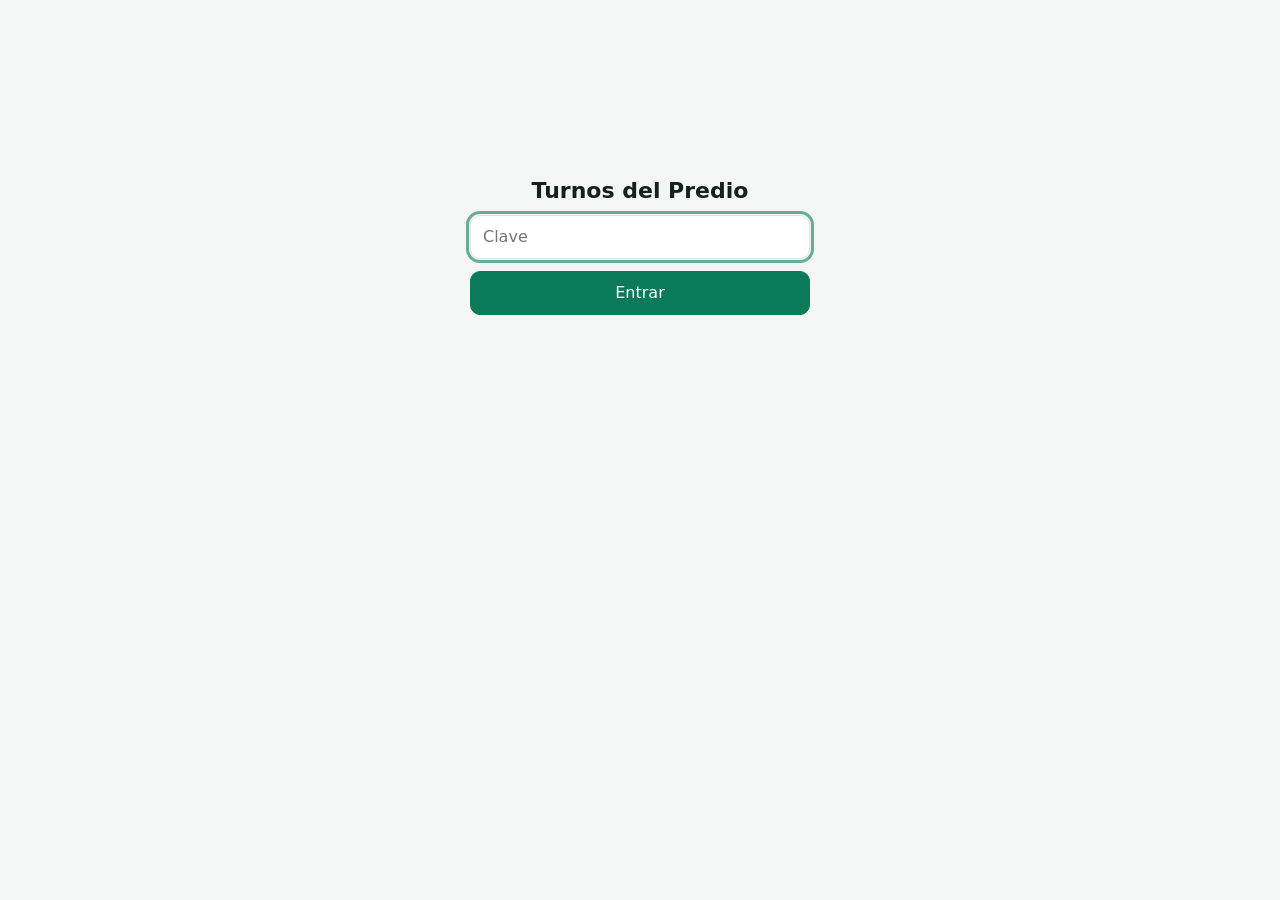
<file: nube/src/pagina_turnos.html>
<!doctype html>
<html lang="es"><head><meta charset="utf-8"><meta name="viewport" content="width=device-width,initial-scale=1">
<title>Turnos del Predio</title>
<!-- PWA-INICIO (cabeza): web instalable en el celular -->
<link rel="manifest" href="/manifest.webmanifest">
<link rel="icon" type="image/png" href="/icono-192.png">
<link rel="apple-touch-icon" href="/apple-touch-icon.png">
<meta name="theme-color" content="#f4f6f5" media="(prefers-color-scheme: light)"><meta name="theme-color" content="#0f1714" media="(prefers-color-scheme: dark)">
<meta name="mobile-web-app-capable" content="yes"><meta name="apple-mobile-web-app-capable" content="yes">
<meta name="apple-mobile-web-app-title" content="Predio"><meta name="apple-mobile-web-app-status-bar-style" content="default">
<script>if(matchMedia("(pointer: coarse)").matches)addEventListener("beforeinstallprompt",function(e){e.preventDefault();window.__pwaEv=e})</script>
<!-- PWA-FIN -->
<script>try{var t=localStorage.getItem("tema");if(t==="dark"||t==="light")document.documentElement.dataset.theme=t}catch(e){}</script>
<meta name="color-scheme" content="light dark">
<style>
:root{--bg:#f4f6f5;--card:#fff;--tx:#14211c;--mu:#5b6b64;--ln:#dfe6e2;--ac:#0a7a5a;--acs:#e3f3ec;--bad:#b3261e;--warn:#9a6700;--info:#1d5fa8;--infos:#e4eefa;--good:#0a7a5a;--goods:#e3f3ec;--s2:#eef2f0;--wa:#0f7a43;--onac:#fff;--ahora:#d93025;--hoy:#fff6d6}
@media(prefers-color-scheme:dark){:root:not([data-theme=light]){--bg:#0f1714;--card:#17221e;--tx:#e8f0ec;--mu:#9bb0a7;--ln:#2a3a34;--ac:#3fbf96;--acs:#16352b;--bad:#ff8a80;--warn:#e3b341;--info:#7db4f0;--infos:#14283f;--good:#3fbf96;--goods:#16352b;--s2:#1d2b26;--wa:#17824a;--onac:#07130e;--ahora:#ff6b60;--hoy:#3a3414}}
:root[data-theme=dark]{--bg:#0f1714;--card:#17221e;--tx:#e8f0ec;--mu:#9bb0a7;--ln:#2a3a34;--ac:#3fbf96;--acs:#16352b;--bad:#ff8a80;--warn:#e3b341;--info:#7db4f0;--infos:#14283f;--good:#3fbf96;--goods:#16352b;--s2:#1d2b26;--wa:#17824a;--onac:#07130e;--ahora:#ff6b60;--hoy:#3a3414}
:root[data-theme=light]{color-scheme:light}
*{box-sizing:border-box}body{margin:0;background:var(--bg);color:var(--tx);font:16px/1.4 system-ui,sans-serif}
body.sinscroll{overflow:hidden}
main{max-width:1200px;margin:0 auto;padding:12px 12px 84px}
h1{font-size:20px;margin:0;line-height:1.15}h2{margin:0}
button,input,select,.btn{font:inherit;border:1px solid var(--ln);background:var(--card);color:var(--tx);border-radius:10px;padding:9px 12px;min-height:44px}
button,.btn{cursor:pointer;text-decoration:none;display:inline-flex;align-items:center;justify-content:center;gap:6px}.pri{background:var(--ac);color:var(--onac);border-color:var(--ac)}.dan{color:var(--bad)}
button:disabled{opacity:.6;cursor:default}
:focus-visible{outline:3px solid color-mix(in srgb,var(--ac) 60%,transparent);outline-offset:1px}
.mu{color:var(--mu)}.est{font-size:14px;margin:2px 0 10px;min-height:20px}
a{color:var(--ac)}
/* barra de arriba */
.top{display:flex;gap:6px;align-items:center;margin-bottom:2px}.top h1{flex:1;min-width:0}
.top .btn,.top button{padding:6px 11px;font-size:15px}.top .salir{min-width:46px;padding:0 6px;display:inline-flex;align-items:center;justify-content:center;min-height:44px}
.quien{font-size:13px;margin:0 0 8px}.quien a{display:inline-block;padding:13px 8px;margin:-13px -4px}
.solo-pc,.nota-h{display:none}
/* pestañas: abajo en el celular (se alcanzan con el pulgar), arriba en la compu */
.tabs{position:fixed;left:0;right:0;bottom:0;z-index:10;display:flex;background:var(--card);border-top:1px solid var(--ln);padding-bottom:env(safe-area-inset-bottom)}
.tabs button{flex:1 1 0;min-width:0;border:0;border-radius:0;background:none;min-height:62px;flex-direction:column;gap:2px;font-size:12.5px;color:var(--mu);position:relative;padding:6px 2px}
.tabs svg{width:24px;height:24px;fill:none;stroke:currentColor;stroke-width:2;stroke-linecap:round;stroke-linejoin:round}
.tabs button[aria-selected=true]{color:var(--ac);font-weight:600;box-shadow:inset 0 3px 0 var(--ac)}
.tabs .badge{position:absolute;top:5px;left:calc(50% + 8px);min-width:19px;height:19px;border-radius:10px;background:var(--bad);color:#fff;font-size:11.5px;font-weight:700;display:flex;align-items:center;justify-content:center;padding:0 5px}
.tabs .badge[hidden]{display:none}
/* navegación por fechas */
.nav{display:flex;gap:6px;align-items:center;margin-bottom:6px}.nav input{flex:1;min-width:0;text-align:center}.nav button{min-width:46px;padding:9px 10px}
/* avisos y carga */
#carga{position:fixed;top:0;left:0;right:0;height:3px;z-index:40;background:linear-gradient(90deg,transparent,var(--ac),transparent);background-size:40% 100%;background-repeat:no-repeat;animation:corre 1s linear infinite}
#carga[hidden]{display:none}@keyframes corre{from{background-position:-40% 0}to{background-position:140% 0}}
.aviso{display:flex;gap:10px;align-items:center;flex-wrap:wrap;background:color-mix(in srgb,var(--bad) 12%,var(--card));border:1px solid color-mix(in srgb,var(--bad) 45%,var(--ln));color:var(--tx);border-radius:12px;padding:9px 12px;margin:0 0 10px;font-size:15px}
.aviso[hidden]{display:none}
.aviso.suave{background:var(--s2);border-color:var(--ln);color:var(--mu)}.aviso span{flex:1;min-width:160px}.aviso button{min-height:38px;padding:4px 12px}
.espera{opacity:.5;transition:opacity .15s}
#v-buscar,#v-recordatorios,#v-registro{max-width:760px}
.vacio{text-align:center;padding:36px 16px;color:var(--mu)}.vacio b{display:block;color:var(--tx);font-size:17px;margin-bottom:4px}.vacio button{margin-top:12px}
/* vista de día */
.cal-wrap{overflow:auto;border:1px solid var(--ln);border-radius:14px;background:var(--card);max-height:calc(100dvh - 300px);min-height:320px;overscroll-behavior:contain}
.cal{display:grid;position:relative}
.chead{position:sticky;top:0;z-index:4;background:var(--s2);padding:8px 10px;border-bottom:1px solid var(--ln);border-left:1px solid var(--ln);display:flex;flex-direction:column;gap:1px;min-width:0}
.chead b{font-size:14px;line-height:1.2}.chead{padding:7px 8px}.chead small{color:var(--mu);font-size:11.5px;line-height:1.25}.chead.corner{left:0;z-index:6;border-left:0}
.tcol{position:sticky;left:0;z-index:3;background:var(--card);border-right:1px solid var(--ln)}
.tcol span{position:absolute;right:6px;font-size:11.5px;color:var(--mu);font-variant-numeric:tabular-nums;transform:translateY(-1px)}
.tcol span.ahora-t{background:var(--ahora);color:#fff;border-radius:6px;padding:0 4px;transform:translateY(-50%);z-index:2;font-weight:700}
.ccol{position:relative;border-left:1px solid var(--ln);background-image:linear-gradient(var(--ln) 1px,transparent 1px);background-size:100% var(--hp)}
.cerrada{position:absolute;left:0;right:0;background:repeating-linear-gradient(135deg,var(--s2),var(--s2) 5px,transparent 5px,transparent 10px);opacity:.9;pointer-events:none}
.slot{position:absolute;left:3px;right:3px;border-radius:9px;padding:3px 8px;text-align:left;overflow:hidden;display:flex;flex-direction:column;justify-content:center;gap:1px;font-size:12.5px;cursor:pointer;border:1px dashed var(--ln);background:transparent;line-height:1.2;min-height:0}
.slot b{white-space:nowrap;overflow:hidden;text-overflow:ellipsis;font-size:13px}.slot span{color:var(--mu);white-space:nowrap;overflow:hidden;text-overflow:ellipsis}
.slot.free:hover,.slot.free:active{border-color:var(--ac);background:var(--acs)}
.slot.res{border-style:solid}
.slot.res.t-futbol{background:var(--goods);border-color:color-mix(in srgb,var(--good) 45%,var(--ln))}
.slot.res.t-padel{background:var(--infos);border-color:color-mix(in srgb,var(--info) 50%,var(--ln))}
.slot.res.fijo{border-left:5px solid var(--ac)}.slot.res.done{opacity:.7}
.slot.blk{border-style:solid;background:repeating-linear-gradient(45deg,var(--s2),var(--s2) 6px,var(--card) 6px,var(--card) 12px)}
.slot.past{opacity:.55}
.ahora{position:absolute;left:0;right:0;height:0;border-top:2px solid var(--ahora);z-index:2;pointer-events:none}
.ahora::before{content:"";position:absolute;left:-1px;top:-6px;width:10px;height:10px;border-radius:50%;background:var(--ahora)}
.chips-c{display:flex;gap:8px;overflow-x:auto;padding:2px 0 10px;scrollbar-width:none}.chips-c[hidden]{display:none}
.chips-c button{flex:none;border-radius:999px;padding:9px 14px;font-weight:600;white-space:nowrap}
.chips-c button[aria-pressed=true]{background:var(--ac);color:#fff;border-color:var(--ac)}
.chips-c small{font-weight:400;opacity:.8;margin-left:4px}
.legend{display:flex;gap:6px 14px;flex-wrap:wrap;color:var(--mu);font-size:13px;margin-top:10px}
/* vista de semana */
.tira{display:grid;grid-template-columns:repeat(7,1fr);gap:5px;margin-bottom:12px}
.dp{flex-direction:column;gap:1px;padding:6px 0;min-height:64px;border-radius:12px}.dp small{color:var(--mu);font-size:12px;text-transform:uppercase}.dp b{font-size:17px;line-height:1.1}
.dp .n{min-width:26px;border-radius:999px;background:var(--ac);color:var(--onac);font-size:13px;font-weight:700;padding:0 6px;line-height:20px}.dp .n.cero{background:var(--s2);color:var(--mu)}
.dp.hoy{border-color:var(--ac);background:var(--hoy)}.dp.pas{opacity:.65}
.dias{display:grid;gap:10px;grid-template-columns:repeat(auto-fill,minmax(min(340px,100%),1fr))}
.dcard{display:block;text-align:left;border-radius:14px;padding:10px 12px;width:100%;font-size:inherit}
.dcard.hoy{border-color:var(--ac);background:var(--hoy)}.dcard.pas{opacity:.7}
.dh{display:flex;align-items:baseline;gap:8px;margin-bottom:6px;flex-wrap:wrap}.dh b{font-size:17px;text-transform:capitalize}.dh .tot{margin-left:auto;font-weight:700}
.dh .rel{font-size:12px;font-weight:700;color:var(--onac);background:var(--ac);border-radius:999px;padding:0 8px;line-height:19px}
.cfila{display:block;margin-top:7px}.cfila .cn{display:flex;gap:8px;justify-content:space-between;font-size:13px;color:var(--mu)}.cfila .cn span:first-child{white-space:nowrap;overflow:hidden;text-overflow:ellipsis}.cfila .cn span:last-child{white-space:nowrap}
.chips{display:flex;flex-wrap:wrap;gap:4px;margin-top:3px}
.chip{display:inline-flex;align-items:center;justify-content:center;min-width:30px;height:28px;padding:0 6px;border-radius:8px;font-size:13px;font-variant-numeric:tabular-nums;border:1px solid var(--ln);color:var(--tx);background:transparent}
.chip.ocu.t-futbol{background:var(--good);border-color:var(--good);color:var(--onac);font-weight:700}
.chip.ocu.t-padel{background:var(--info);border-color:var(--info);color:var(--onac);font-weight:700}
.chip.ocu.fijo{box-shadow:inset 0 -4px 0 rgba(0,0,0,.28)}.chip.ocu.raro{outline:2px dotted var(--warn);outline-offset:1px}
.chip.blk{background:var(--s2);color:var(--mu);text-decoration:line-through;border-color:var(--ln)}
.chip.lib{border-style:dashed;color:var(--mu)}.chip.pas{opacity:.5}.chip.ya{box-shadow:0 0 0 2px var(--ahora)}
/* búsqueda */
.busca{display:flex;gap:8px;margin-bottom:10px}.busca input{flex:1;min-width:0}
.res{display:grid;gap:8px;grid-template-columns:minmax(0,1fr)}.res h3{margin:10px 0 0;font-size:15px;color:var(--mu);font-weight:600}
.fila{display:flex;gap:12px;align-items:center;width:100%;text-align:left;border-radius:12px;padding:10px 12px;min-height:60px}
.fila .f1{min-width:74px;text-align:center;line-height:1.2}.fila .f1 b{display:block;font-size:15px}.fila .f1 small{color:var(--mu);font-size:12px}
.fila .f2{flex:1;min-width:0}.fila .f2 b{display:block;overflow:hidden;text-overflow:ellipsis;white-space:nowrap}.fila .f2 span{display:block;font-size:14px;color:var(--mu);overflow:hidden;text-overflow:ellipsis;white-space:nowrap}
.fila.pas{opacity:.65}.fila .tag{font-size:11.5px;font-weight:700;border-radius:999px;background:var(--acs);color:var(--ac);padding:0 8px;line-height:19px;white-space:nowrap}
.sep{display:flex;align-items:center;gap:10px;color:var(--mu);font-size:13px;margin:6px 0}.sep::before,.sep::after{content:"";flex:1;border-top:1px solid var(--ln)}
/* recordatorios */
.rec{display:grid;gap:10px;grid-template-columns:minmax(0,1fr)}.rcard{background:var(--card);border:1px solid var(--ln);border-radius:14px;padding:12px}
.rcard.listo{opacity:.62}.rtop{display:flex;gap:12px;align-items:flex-start}.rhora{font-size:22px;font-weight:700;font-variant-numeric:tabular-nums;min-width:62px}
.rdat{flex:1;min-width:0}.rdat b{display:block;overflow-wrap:anywhere}.rdat span{display:block;font-size:14px;color:var(--mu)}
.racc{display:flex;gap:8px;margin-top:10px}.racc .btn,.racc button{flex:1;min-height:48px}
.wa{background:var(--wa);border-color:var(--wa);color:#fff;font-weight:700}.ok-envio{border-color:var(--ac);color:var(--ac);font-weight:700}.ok-envio.pend{background:var(--acs)}
.avisotel{font-size:13px;color:var(--warn);margin-top:6px}
.resumen{background:var(--s2);border-radius:12px;padding:10px 12px;margin-bottom:10px;font-size:15px}.resumen b{font-size:17px}
.sintel{margin-top:14px}.sintel .fila{min-height:52px}
/* ventanas (en el celular suben desde abajo, para usarlas con una mano) */
.fondo{position:fixed;inset:0;background:#0008;display:flex;align-items:flex-end;justify-content:center;z-index:20}
.modal{overflow-wrap:anywhere;background:var(--card);border:1px solid var(--ln);border-radius:18px 18px 0 0;max-width:560px;width:100%;max-height:100%;display:flex;flex-direction:column;overflow:hidden;padding-bottom:env(safe-area-inset-bottom)}
.mh{display:flex;align-items:center;gap:8px;padding:12px 8px 6px 16px}.mh h2{flex:1;font-size:18px;line-height:1.25}.mh .x{border:0;background:none;min-width:44px;font-size:20px;color:var(--mu)}
.mb{padding:2px 16px 4px;overflow:auto;overscroll-behavior:contain}
.modal label{display:block;margin:8px 0;font-size:14px;color:var(--mu)}.modal input,.modal select{width:100%;margin-top:3px;color:var(--tx);min-height:48px}
.acc{display:flex;gap:8px;flex-wrap:wrap;padding:10px 16px 14px;border-top:1px solid var(--ln)}.acc button{flex:1 1 130px;min-height:50px}.acc .pri{flex-grow:2}
.note{background:var(--s2);border-radius:10px;padding:8px 10px;font-size:14px;margin:8px 0}.err{color:var(--bad);font-size:14px;margin-top:8px;min-height:0}.err:empty{display:none}
.quien-cargo{font-size:13px;color:var(--mu);margin-top:10px;line-height:1.5}
.tipo{display:grid;grid-template-columns:1fr 1fr;gap:8px;margin:8px 0}.tipo label{margin:0;color:var(--tx);cursor:pointer}
.tipo label{position:relative}.tipo input{position:absolute;opacity:0;pointer-events:none;width:1px;min-height:0;left:0;top:0}
.tipo span{display:flex;flex-direction:column;justify-content:center;gap:2px;border:1px solid var(--ln);border-radius:12px;padding:8px 10px;min-height:58px;font-size:14px;line-height:1.25}
.tipo input:checked+span{border-color:var(--ac);background:var(--acs);box-shadow:inset 0 0 0 1px var(--ac)}.tipo input:focus-visible+span{outline:3px solid color-mix(in srgb,var(--ac) 60%,transparent)}.tipo small{color:var(--mu)}
.centro{max-width:340px;margin:18vh auto;text-align:center}.centro input{width:100%;margin:12px 0}
.reg table{width:100%;border-collapse:collapse;font-size:14px}.reg td{padding:8px 4px;border-bottom:1px solid var(--ln);vertical-align:top}
.toast{position:fixed;left:50%;bottom:78px;transform:translateX(-50%);background:var(--ac);color:var(--onac);padding:11px 18px;border-radius:12px;z-index:50;max-width:92vw;text-align:center}
@media(min-width:820px){
 main{padding:16px 16px 24px}h1{font-size:22px}.solo-pc{display:inline}.nota-h{display:block}
 .tabs{position:static;border:0;background:none;gap:8px;padding:0;margin-bottom:12px}
 .tabs button{flex:none;flex-direction:row;min-height:44px;padding:0 18px;border:1px solid var(--ln);border-radius:999px;font-size:15px;background:var(--card);color:var(--tx)}
 .tabs button[aria-selected=true]{background:var(--ac);color:var(--onac);border-color:var(--ac);box-shadow:none}.tabs svg{width:20px;height:20px}.tabs .badge{position:static;margin-left:2px}
 .cal-wrap{max-height:calc(100vh - 290px)}.nav input{flex:none;width:200px}.toast{bottom:24px}
 .fondo{align-items:center;padding:16px}.modal{border-radius:16px;max-height:92vh}.tira{max-width:640px}
}
@media(max-width:380px){.top .btn,.top button{padding:6px 8px;font-size:14px}.tabs button{font-size:12px}.dp b{font-size:16px}}
@media(max-width:359px){.top{flex-wrap:wrap}.top h1{flex:1 0 100%}.tabs button{font-size:11px;padding:6px 0}.nav input{padding:9px 4px;font-size:15px}.nav button{min-width:42px;padding:9px 8px}}
@media(prefers-reduced-motion:reduce){#carga{animation:none}}
</style></head><body><main>
<div id="carga" hidden></div>
<div id="login" class="centro" hidden><h1>Turnos del Predio</h1>
<form method="post" action="/entrar"><input type="hidden" name="volver" value="/turnos"><input type="password" name="clave" placeholder="Clave" autofocus autocomplete="current-password"><button class="pri" style="width:100%">Entrar</button></form>
<p class="dan" id="mal" hidden>Clave incorrecta</p></div>
<div id="app" hidden>
<div class="top"><h1>Turnos</h1>
 <a class="btn" id="xl" href="#" title="Bajar la planilla del día en Excel, como la de papel">Excel</a><button id="btnreg" title="Quién cambió qué">Registro</button><a class="btn" href="/">Reportes</a><button id="tema" title="Cambiar entre claro y oscuro" aria-label="Cambiar entre claro y oscuro">◐<span class="solo-pc"> Claro / Oscuro</span></button><a class="mu salir" href="/salir">Salir</a></div>
<div class="quien mu"><span id="quien-txt"></span> <a href="#" id="quien-cambiar">cambiar</a></div>
<nav class="tabs" role="tablist" aria-label="Pantallas">
 <button role="tab" data-v="dia" aria-selected="true"><svg viewBox="0 0 24 24"><rect x="3" y="5" width="18" height="16" rx="2"/><path d="M3 10h18M8 3v4M16 3v4"/></svg>Día</button>
 <button role="tab" data-v="semana" aria-selected="false"><svg viewBox="0 0 24 24"><rect x="3" y="4" width="18" height="16" rx="2"/><path d="M3 9h18M9 9v11M15 9v11"/></svg>Semana</button>
 <button role="tab" data-v="buscar" aria-selected="false"><svg viewBox="0 0 24 24"><circle cx="11" cy="11" r="6.5"/><path d="M20 20l-4.2-4.2"/></svg>Buscar</button>
 <button role="tab" data-v="recordatorios" aria-selected="false"><svg viewBox="0 0 24 24"><path d="M6 17v-6a6 6 0 0 1 12 0v6l1.5 2h-15zM10 21h4"/></svg>Recordatorios<span class="badge" id="badge" hidden></span></button>
</nav>
<div id="aviso" role="status" aria-live="polite" hidden></div>
<section id="v-dia" hidden>
 <div class="nav"><button id="ant" aria-label="Día anterior">←</button><input type="date" id="fecha" aria-label="Fecha"><button id="sig" aria-label="Día siguiente">→</button><button id="hoy">Hoy</button></div>
 <div class="est mu" id="est"></div>
 <div id="chips-cancha" class="chips-c" hidden></div>
 <div class="cal-wrap" id="cal"><p class="vacio">Cargando turnos…</p></div>
 <div class="legend" id="leyenda"><span>Tocá un hueco libre para reservar.</span><span>Borde grueso a la izquierda: turno FIJO.</span><span>Franja rayada: ocupada porque Fútbol 7 usa las dos de Fútbol 5 (y al revés).</span></div>
</section>
<section id="v-semana" hidden>
 <div class="nav"><button id="sant" aria-label="Semana anterior">←</button><input type="date" id="sfecha" aria-label="Fecha dentro de la semana"><button id="ssig" aria-label="Semana siguiente">→</button><button id="shoy">Hoy</button></div>
 <div class="est mu" id="sest"></div>
 <div id="sem"><p class="vacio">Cargando la semana…</p></div>
 <div class="legend"><span>Tocá un día para abrirlo.</span><span>Casilla llena: ocupada · con borde punteado: libre · rayada: ocupa Fútbol 7/5.</span></div>
</section>
<section id="v-buscar" hidden>
 <form class="busca" id="fbusca" role="search"><input type="search" id="q" placeholder="Nombre o teléfono" aria-label="Buscar por nombre o teléfono" autocomplete="off" enterkeyhint="search" maxlength="60"><button class="pri">Buscar</button></form>
 <div class="res" id="res"><p class="vacio">Escribí un nombre o un teléfono.<br>Busca entre los turnos de los últimos 30 días en adelante y entre los fijos.</p></div>
</section>
<section id="v-recordatorios" hidden>
 <div id="rec"><p class="vacio">Cargando los turnos de mañana…</p></div>
</section>
<section id="v-registro" hidden>
 <div class="reg" id="reg"></div>
</section>
</div>
<script>
"use strict";
const DENTRO="__DENTRO__"==="1",MAL="__MAL__"==="1";
let HP=52;
const $=s=>document.querySelector(s);
const esc=s=>String(s??"").replace(/[&<>"]/g,c=>({"&":"&amp;","<":"&lt;",">":"&gt;",'"':"&quot;"}[c]));
const money=n=>"$\u00a0"+Math.round(n||0).toLocaleString("es-AR");
const pad=n=>String(n).padStart(2,"0"),hm=m=>pad(Math.floor(m/60)%24)+":"+pad(m%60);
const hmCorta=m=>m%60?Math.floor(m/60)+":"+pad(m%60):String(Math.floor(m/60));      // 14 · 11:30 (para las casillas chicas)
const hoyK=()=>{const d=new Date();return new Date(d-d.getTimezoneOffset()*6e4).toISOString().slice(0,10)};
const ahoraMin=()=>{const n=new Date();return n.getHours()*60+n.getMinutes()};
const sumar=(f,n)=>new Date(new Date(f+"T12:00:00Z").getTime()+n*864e5).toISOString().slice(0,10);
const DIAS=["domingo","lunes","martes","miércoles","jueves","viernes","sábado"],DIAS3=["dom","lun","mar","mié","jue","vie","sáb"];
const MESES=["enero","febrero","marzo","abril","mayo","junio","julio","agosto","septiembre","octubre","noviembre","diciembre"];
const dow=f=>new Date(f+"T12:00:00Z").getUTCDay();
const larga=f=>new Date(f+"T12:00:00").toLocaleDateString("es-AR",{weekday:"long",day:"numeric",month:"long"});
const diaMes=f=>`${+f.slice(8)} de ${MESES[+f.slice(5,7)-1]}`;
const corta=f=>`${DIAS3[dow(f)]} ${+f.slice(8)}/${+f.slice(5,7)}`;
const cuando=f=>{const h=hoyK();return f===h?"hoy":f===sumar(h,1)?"mañana":f===sumar(h,-1)?"ayer":""};
const todosLosDow=d=>"todos los "+DIAS[d]+(d===0||d===6?"s":""),todosLos=f=>todosLosDow(dow(f));
const lunesDe=f=>sumar(f,-((dow(f)+6)%7));
const sello=ms=>{const d=new Date(ms);return `${pad(d.getDate())}/${pad(d.getMonth()+1)} ${pad(d.getHours())}:${pad(d.getMinutes())}`};
const F5=["f5a","f5b"],rel=(a,b)=>a.id===b.id||(a.clave==="f7"&&F5.includes(b.clave))||(b.clave==="f7"&&F5.includes(a.clave));
const lee=k=>{try{return localStorage.getItem(k)}catch{return null}},guarda=(k,v)=>{try{localStorage.setItem(k,v)}catch{}};
let vista=["dia","semana"].includes(lee("vista"))?lee("vista"):"dia",dia=hoyK();
let D={canchas:[],turnos:[]},S=null,M=null,Mf="",hayDatos={dia:false,semana:false,recordatorios:false};
let quien=lee("quien")||"";
if($("#tema")){$("#tema").onclick=()=>{const r=document.documentElement,oscuro=r.dataset.theme?r.dataset.theme==="dark":matchMedia("(prefers-color-scheme: dark)").matches;const n=oscuro?"light":"dark";r.dataset.theme=n;try{localStorage.setItem("tema",n)}catch(e){}};}
function toast(t){const e=document.createElement("div");e.className="toast";e.setAttribute("role","status");e.textContent=t;document.body.appendChild(e);setTimeout(()=>e.remove(),2600)}

// ---- pedidos al servidor, con mensajes claros ----
let enCurso=0;
function cargando(n){enCurso=Math.max(0,enCurso+n);$("#carga").hidden=!enCurso}
async function api(met,url,cuerpo){
  let r;
  try{r=await fetch(url,{method:met,headers:{"content-type":"application/json"},body:cuerpo?JSON.stringify(cuerpo):undefined,cache:"no-store"})}
  catch{throw Object.assign(new Error(navigator.onLine===false?"No hay internet en este celular. Revisá la conexión y probá de nuevo.":"No se pudo conectar con el servidor. Revisá tu internet y probá de nuevo."),{red:true})}
  if(r.status===401){location.reload();throw new Error("Se venció la sesión. Volvé a entrar con la clave.")}
  const j=await r.json().catch(()=>({}));
  if(!r.ok)throw Object.assign(new Error(j.error||(r.status>=500?"El servidor tuvo un problema. Esperá unos segundos y probá de nuevo.":"No se pudo completar la acción.")),{status:r.status});
  return j;
}
const contenedor={dia:"#cal",semana:"#sem",recordatorios:"#rec"},cargas={};
async function pedir(clave,url,sil){      // si llegan dos respuestas desordenadas, sólo vale la del último pedido
  const mi=cargas[clave]=(cargas[clave]||0)+1;
  if(!sil){cargando(1);$(contenedor[clave]).classList.add("espera")}
  try{const r=await api("GET",url);if(mi!==cargas[clave])return null;quitarAviso();return r}
  catch(e){if(mi===cargas[clave])fallo(e,sil,clave);return null}
  finally{if(!sil)cargando(-1);if(mi===cargas[clave])$(contenedor[clave]).classList.remove("espera")}
}
function quitarAviso(){const a=$("#aviso");a.hidden=true;a.innerHTML=""}
function fallo(e,sil,clave){
  const a=$("#aviso");
  if(sil&&hayDatos[clave]){a.hidden=false;a.className="aviso suave";a.innerHTML=e.red?"<span>Sin conexión con el servidor: lo que ves puede estar desactualizado. Se actualiza solo cuando vuelva.</span>":`<span>No se pudo actualizar (${esc(e.message)}). Lo que ves puede estar desactualizado; se vuelve a intentar solo.</span>`;return}
  if(!hayDatos[clave]){      // no hay nada bueno para mostrar: se explica en el lugar de la pantalla y se ofrece reintentar
    quitarAviso();$(contenedor[clave]).innerHTML=`<p class="vacio"><b>No se pudieron cargar los turnos</b>${esc(e.message)}<br><button type="button" class="reint">Reintentar</button></p>`;
    $(contenedor[clave]).querySelector(".reint").onclick=()=>cargar();return}
  a.hidden=false;a.className="aviso";a.innerHTML=`<span>${esc(e.message)}</span><button type="button">Reintentar</button>`;a.querySelector("button").onclick=()=>cargar();
}

// ---- inicio ----
function iniciar(){
  const f=$("#fecha"),sf=$("#sfecha");f.value=sf.value=dia;
  const ir=d=>{dia=d||hoyK();f.value=sf.value=dia;reposicion=true;hayDatos.dia=hayDatos.semana=false;cargar()};
  f.onchange=()=>ir(f.value);sf.onchange=()=>ir(sf.value);
  $("#ant").onclick=()=>ir(sumar(dia,-1));$("#sig").onclick=()=>ir(sumar(dia,1));$("#hoy").onclick=()=>ir(hoyK());
  $("#sant").onclick=()=>ir(sumar(dia,-7));$("#ssig").onclick=()=>ir(sumar(dia,7));$("#shoy").onclick=()=>ir(hoyK());
  $("#btnreg").onclick=()=>mostrar(vista==="registro"?(lee("vista")||"dia"):"registro");
  document.querySelectorAll(".tabs button").forEach(b=>b.onclick=()=>mostrar(b.dataset.v));
  $("#quien-cambiar").onclick=e=>{e.preventDefault();pedirNombre(false)};
  $("#fbusca").onsubmit=e=>{e.preventDefault();buscar()};
  let deb;$("#q").oninput=()=>{clearTimeout(deb);deb=setTimeout(buscar,320)};
  guardarQuien(quien);if(!quien)pedirNombre(true);
  mostrar(vista);actualizarBadge();
  // se refresca sola: cada 30 s, al volver a la pestaña y al recuperar internet
  setInterval(()=>{if(!document.hidden&&!$(".fondo"))refrescar(true)},30000);
  setInterval(marcarAhora,20000);
  const volvio=()=>{if(!document.hidden)refrescar(false)};
  document.addEventListener("visibilitychange",volvio);addEventListener("focus",volvio);addEventListener("pageshow",e=>{if(e.persisted)volvio()});addEventListener("online",volvio);
  addEventListener("offline",()=>{const a=$("#aviso");a.hidden=false;a.className="aviso suave";a.innerHTML="<span>Sin internet en este celular. Lo que ves puede estar desactualizado.</span>"});
  document.addEventListener("keydown",e=>{if(e.key==="Escape"){const m=[...document.querySelectorAll(".fondo")].pop();if(m&&!m.dataset.fijo)cerrar(m)}});
  if(window.visualViewport){const aj=()=>{const v=visualViewport;document.querySelectorAll(".fondo").forEach(f=>{if(v.scale>1.01)return;f.style.top=v.offsetTop+"px";f.style.height=v.height+"px";f.style.bottom="auto"})};visualViewport.addEventListener("resize",aj);visualViewport.addEventListener("scroll",aj)}
}
let ultimaVuelta=0;
function refrescar(sinLimite){      // vuelve a mirar lo que se está viendo, sin molestar (varios avisos juntos cuentan como uno)
  if(!sinLimite&&Date.now()-ultimaVuelta<800)return;ultimaVuelta=Date.now();
  if(vista==="dia"||vista==="semana"||vista==="recordatorios")cargar(true);
  if(vista!=="recordatorios")actualizarBadge();
  if(vista==="buscar"&&$("#q").value.trim().length>=2)buscar(true);
}
function mostrar(v,sinCarga){
  vista=v;if(v==="dia"||v==="semana")guarda("vista",v);
  for(const s of ["dia","semana","buscar","recordatorios","registro"])$("#v-"+s).hidden=s!==v;
  document.querySelectorAll(".tabs button").forEach(b=>b.setAttribute("aria-selected",String(b.dataset.v===v)));
  $("#btnreg").textContent=v==="registro"?"Volver":"Registro";
  quitarAviso();reposicion=true;
  if(v==="buscar"){const q=$("#q");q.focus();if(q.value.trim().length>=2)buscar()}
  else if(v==="registro")registro();
  else if(!sinCarga)cargar();
}
function cargar(sil){
  if(vista==="dia")return cargarDia(sil);
  if(vista==="semana")return cargarSemana(sil);
  if(vista==="recordatorios")return cargarRec(sil);
}
const canchasConocidas=()=>D.canchas.length?D.canchas:S?S.canchas:M?M.canchas:[];
const cancha=id=>D.canchas.find(c=>c.id===id);
// quién ocupa (o bloquea, por la regla de Fútbol 7 contra los dos de Fútbol 5) ese horario de esa cancha
function ocup(cs,lista,canchaId,ini,fin,ignorar){const c=cs.find(x=>x.id===canchaId);return lista.find(t=>{const o=cs.find(x=>x.id===t.cancha_id);return t.ini<fin&&ini<t.fin&&o&&rel(c,o)&&t.id!==ignorar})}
const ocupante=(canchaId,ini,fin,ignorar)=>ocup(D.canchas,D.turnos,canchaId,ini,fin,ignorar);
function textoEstado(t){      // corto, para que entre en la grilla; el detalle completo está al tocar el turno
  if(t.estado==="cobrado")return "cobrado ✓";
  if(t.bloqueado&&!t.sena)return "en la caja";
  if(t.tipo_precio==="fijo"&&!t.sena)return "FIJO";
  return t.sena>0?"debe "+money(t.precio-t.sena):"sin pago";
}
let reposicion=true,huellaDia="",huellaSem="",firmaPrev="";
const sinHora=r=>JSON.stringify([r.canchas,r.turnos]);      // la respuesta trae la hora del servidor: no cuenta como cambio
// cambia cada vez que una cancha pasa a otra casilla horaria (o de día): ahí hay que redibujar lo pasado/actual
const firmaTiempo=()=>{const a=ahoraMin(),cs=vista==="semana"&&S?S.canchas:D.canchas;return hoyK()+"|"+cs.map(c=>Math.floor((a-c.ap)/c.dur)).join()};

// ---- día ----
async function cargarDia(sil){
  const r=await pedir("dia","/api/turnos?fecha="+dia,sil);if(!r)return;
  const h=sinHora(r);D=r;hayDatos.dia=true;
  if(sil&&h===huellaDia&&!reposicion){marcarAhora();return}     // no cambió nada: no se vuelve a dibujar (no molesta si estás tocando)
  huellaDia=h;pintarDia();
}
const movilMQ=matchMedia("(max-width:700px)");
let canchaMovil="";try{canchaMovil=localStorage.getItem("canchaMov")||""}catch(e){}
const corto={f5a:"Fútbol 5 · 1",f5b:"Fútbol 5 · 2",f7:"Fútbol 7",padelT:"Pádel 1",padelA:"Pádel 2"};
movilMQ.addEventListener("change",()=>{reposicion=true;if(vista==="dia"&&D.canchas.length)pintarDia()});
function pintarDia(){
  const xl=$("#xl");if(xl)xl.href="/agenda/"+dia;
  const movil=false;HP=52;      // el celular ve todas las canchas juntas, como la PC (se probó una cancha por vez y se prefirió el panorama completo)
  const todas=D.canchas,ts=D.turnos,hoy=hoyK(),ahora=ahoraMin(),wrap=$("#cal");
  // en el celular se ve UNA cancha por vez, ancha y cómoda; se cambia con las pastillas de arriba (la pc las muestra todas)
  const elegida=todas.find(c=>c.id===canchaMovil)||todas[0];
  const cs=movil&&elegida?[elegida]:todas,chips=$("#chips-cancha");
  chips.hidden=!(movil&&todas.length>1);
  chips.innerHTML=chips.hidden?"":todas.map(c=>`<button type="button" data-cm="${esc(c.id)}" aria-pressed="${c.id===elegida.id}">${esc(corto[c.clave]||c.nombre)}<small>${ts.filter(t=>t.cancha_id===c.id).length||""}</small></button>`).join("");
  chips.querySelectorAll("button").forEach(b=>b.onclick=()=>{canchaMovil=b.dataset.cm;try{localStorage.setItem("canchaMov",canchaMovil)}catch(e){}reposicion=true;pintarDia()});
  if(!cs.length){wrap.innerHTML='<p class="vacio"><b>No hay canchas cargadas</b>Se cargan desde el programa de la PC del predio.</p>';$("#est").textContent="";return}
  const fijos=ts.filter(t=>t.tipo_precio==="fijo"&&t.fijo_id).length;
  $("#est").textContent=`${larga(dia)}${cuando(dia)?" ("+cuando(dia)+")":""} · ${ts.length} ${ts.length===1?"turno":"turnos"}${fijos?` (${fijos} ${fijos===1?"fijo":"fijos"})`:""}`;
  // el eje cubre los horarios de las canchas y también cualquier turno que haya quedado fuera (por si se cambiaron los horarios)
  const ap=Math.floor(Math.min(...cs.map(c=>c.ap),...ts.map(t=>t.ini))/60)*60,ci=Math.max(...cs.map(c=>c.ci),...ts.map(t=>t.fin)),H=(ci-ap)/60*HP;
  const horas=[];for(let m=ap;m<ci;m+=60)horas.push(m);
  const heads=cs.map(c=>`<div class="chead"><b>${esc(c.nombre)}</b><small>${c.dur} min · ${money(c.precio)}<span class="solo-pc"> · fijo ${money(c.precio_fijo)}</span></small>${c.clave==="f7"?'<small class="nota-h">ocupa también las dos de Fútbol 5</small>':F5.includes(c.clave)?'<small class="nota-h">si se usa, no hay Fútbol 7</small>':""}</div>`).join("");
  const yTop=m=>(m-ap)/60*HP;
  const cols=cs.map(c=>{
    let h="";
    if(c.ap>ap)h+=`<div class="cerrada" style="top:0;height:${yTop(c.ap)}px"></div>`;
    if(c.ci<ci)h+=`<div class="cerrada" style="top:${yTop(c.ci)}px;height:${H-yTop(c.ci)}px"></div>`;
    for(let s=c.ap;c.dur>0&&s+c.dur<=c.ci;s+=c.dur){
      const e=s+c.dur,oc=ocupante(c.id,s,e),pasado=dia<hoy||(dia===hoy&&e<=ahora);
      if(oc&&oc.cancha_id===c.id)continue;      // los turnos propios se dibujan abajo, con su propio horario
      const estilo=`top:${yTop(s)+1}px;height:${c.dur/60*HP-2}px`;
      if(!oc)h+=`<button class="slot free ${pasado?"past":""}" style="${estilo}" data-c="${esc(c.id)}" data-s="${s}" aria-label="Reservar ${esc(c.nombre)} ${hm(s)}"><b>${hm(s)}</b><span>libre</span></button>`;
      else h+=`<button class="slot blk ${pasado?"past":""}" style="${estilo}" data-t="${esc(oc.id)}"><b>${hm(s)}</b><span>ocupada por ${esc(cancha(oc.cancha_id).nombre)}</span></button>`;
    }
    for(const t of ts.filter(x=>x.cancha_id===c.id)){
      const pasado=dia<hoy||(dia===hoy&&t.fin<=ahora);
      h+=`<button class="slot res t-${esc(c.deporte)}${t.fijo_id&&t.tipo_precio==="fijo"?" fijo":""}${t.estado==="cobrado"?" done":""} ${pasado?"past":""}" style="top:${yTop(t.ini)+1}px;height:${(t.fin-t.ini)/60*HP-2}px" data-t="${esc(t.id)}"><b>${hm(t.ini)} · ${esc(t.cliente||"Sin nombre")}</b><span>${esc(textoEstado(t))}</span></button>`;
    }
    if(dia===hoy&&ahora>=ap&&ahora<ci)h+=`<i class="ahora" style="top:${yTop(ahora)}px"></i>`;
    return `<div class="ccol" style="height:${H}px">${h}</div>`}).join("");
  const prevT=wrap.scrollTop,prevL=wrap.scrollLeft;
  const marca=dia===hoy&&ahora>=ap&&ahora<ci?`<span class="ahora-t" style="top:${yTop(ahora)}px">${hm(ahora)}</span>`:"";
  wrap.innerHTML=`<div class="cal" style="grid-template-columns:${movil?"52px 1fr":`48px repeat(${cs.length},minmax(128px,1fr))`};min-width:${movil?0:48+cs.length*128}px;--hp:${HP}px"><div class="chead corner"></div>${heads}<div class="tcol" style="height:${H}px">${horas.map(m=>`<span style="top:${yTop(m)}px">${hm(m)}</span>`).join("")}${marca}</div>${cols}</div>`;
  if(reposicion){      // al abrir un día: hoy se ubica un poco antes de la hora actual (lo que ya pasó queda arriba); los otros días, donde abren las canchas
    wrap.scrollTop=dia===hoy?Math.max(0,yTop(ahora)-HP*.7):Math.max(0,yTop(Math.min(...cs.map(c=>c.ap)))-8);wrap.scrollLeft=0;reposicion=false;
  }else{wrap.scrollTop=prevT;wrap.scrollLeft=prevL}
  wrap.querySelectorAll(".slot").forEach(b=>b.onclick=()=>b.dataset.c?nuevo(b.dataset.c,+b.dataset.s):ver(b.dataset.t));
  firmaPrev=firmaTiempo();
}
// mueve la raya roja de «ahora» (y redibuja cuando una casilla pasó a ser «pasada»)
function marcarAhora(){
  if(!DENTRO)return;
  if(vista==="dia"&&D.canchas.length){
    if(firmaTiempo()!==firmaPrev){pintarDia();return}
    const cs=D.canchas,ts=D.turnos,ahora=ahoraMin(),ap=Math.floor(Math.min(...cs.map(c=>c.ap),...ts.map(t=>t.ini))/60)*60;
    document.querySelectorAll(".ahora").forEach(e=>e.style.top=(ahora-ap)/60*HP+"px");
    const t=document.querySelector(".ahora-t");if(t){t.style.top=(ahora-ap)/60*HP+"px";t.textContent=hm(ahora)}
  }else if(vista==="semana"&&S&&huellaSem&&firmaTiempo()!==firmaPrev)pintarSemana();
}

// ---- semana ----
async function cargarSemana(sil){
  const r=await pedir("semana","/api/turnos/semana?desde="+lunesDe(dia),sil);if(!r)return;
  const h=sinHora(r);S=r;hayDatos.semana=true;
  if(sil&&h===huellaSem&&!reposicion)return;
  huellaSem=h;reposicion=false;pintarSemana();
}
// las casillas de una cancha en un día: libres, ocupadas, bloqueadas por Fútbol 7/5, y turnos que quedaron fuera del horario actual
function resumenCancha(cs,c,ts,f,hoy,ahora){
  const items=[],usados=new Set();let libres=0;
  for(let s=c.ap;c.dur>0&&s+c.dur<=c.ci;s+=c.dur){
    const e=s+c.dur,oc=ocup(cs,ts,c.id,s,e),pas=f<hoy||(f===hoy&&e<=ahora),ya=f===hoy&&s<=ahora&&ahora<e;
    if(!oc){items.push({s,k:"lib",pas,ya});if(!pas)libres++}
    else if(oc.cancha_id===c.id){if(usados.has(oc.id))continue;usados.add(oc.id);items.push({s:oc.ini,k:"ocu",t:oc,pas,ya})}
    else items.push({s,k:"blk",t:oc,pas,ya});
  }
  for(const t of ts)if(t.cancha_id===c.id&&!usados.has(t.id))items.push({s:t.ini,k:"ocu",t,raro:true,pas:f<hoy||(f===hoy&&t.fin<=ahora)});
  items.sort((a,b)=>a.s-b.s);
  return {items,libres,turnos:ts.filter(t=>t.cancha_id===c.id).length};
}
function pintarSemana(){
  const hoy=hoyK(),ahora=ahoraMin(),cs=S.canchas,dias=[...Array(7)].map((_,i)=>sumar(S.desde,i)),box=$("#sem");
  const mismoMes=S.desde.slice(5,7)===dias[6].slice(5,7);
  $("#sest").textContent=`Semana del ${mismoMes?+S.desde.slice(8):diaMes(S.desde)} al ${diaMes(dias[6])} · ${S.turnos.length} ${S.turnos.length===1?"turno":"turnos"}`;
  if(!cs.length){box.innerHTML='<p class="vacio"><b>No hay canchas cargadas</b>Se cargan desde el programa de la PC del predio.</p>';return}
  const cuenta=f=>S.turnos.filter(t=>t.fecha===f).length;
  const nombre=id=>(cs.find(c=>c.id===id)||{nombre:"otra cancha"}).nombre;
  const tira=dias.map(f=>`<button class="dp${f===hoy?" hoy":""}${f<hoy?" pas":""}" data-f="${f}" aria-label="${esc(larga(f))}: ${cuenta(f)} turnos"><small>${DIAS3[dow(f)]}</small><b>${+f.slice(8)}</b><span class="n${cuenta(f)?"":" cero"}">${cuenta(f)}</span></button>`).join("");
  const cards=dias.map(f=>{
    const ts=S.turnos.filter(t=>t.fecha===f),n=ts.length,r=cuando(f);
    const filas=cs.map(c=>{
      const x=resumenCancha(cs,c,ts,f,hoy,ahora);
      const chips=x.items.map(i=>{
        const t=i.t,tit=i.k==="lib"?`${c.nombre}, ${hm(i.s)}: libre`:i.k==="blk"?`${c.nombre}, ${hm(i.s)}: ocupada por ${nombre(t.cancha_id)}`:`${c.nombre}, ${hm(t.ini)}: ${t.cliente||"sin nombre"}`;
        return `<span class="chip ${i.k}${i.k==="ocu"?" t-"+esc(c.deporte):""}${i.k==="ocu"&&t.tipo_precio==="fijo"&&t.fijo_id?" fijo":""}${i.raro?" raro":""}${i.pas?" pas":""}${i.ya?" ya":""}" title="${esc(tit)}">${hmCorta(i.s)}</span>`}).join("");
      return `<span class="cfila"><span class="cn"><span>${esc(c.nombre)}</span><span>${x.turnos} ${x.turnos===1?"turno":"turnos"}${f>=hoy?` · ${x.libres} ${x.libres===1?"libre":"libres"}`:""}</span></span><span class="chips">${chips}</span></span>`}).join("");
    return `<button class="dcard${f===hoy?" hoy":""}${f<hoy?" pas":""}" data-f="${f}" aria-label="Abrir ${esc(larga(f))}"><span class="dh"><b>${DIAS[dow(f)]} ${+f.slice(8)}</b>${r?`<span class="rel">${r}</span>`:""}<span class="tot ${n?"":"mu"}">${n?n+(n===1?" turno":" turnos"):"sin turnos"}</span></span>${filas}</button>`}).join("");
  box.innerHTML=`<div class="tira">${tira}</div><div class="dias">${cards}</div>`;
  box.querySelectorAll("[data-f]").forEach(b=>b.onclick=()=>irA(b.dataset.f));
  firmaPrev=firmaTiempo();
}
// abre un día en la vista de día (y, si se pide, el detalle de un turno)
async function irA(fecha,turnoId){
  dia=fecha;$("#fecha").value=$("#sfecha").value=dia;huellaDia="";hayDatos.dia=false;
  mostrar("dia",!!turnoId);
  if(turnoId){await cargarDia();if(hayDatos.dia)ver(turnoId)}
}

// ---- búsqueda ----
let bus=0;
async function buscar(silencioso){
  const q=$("#q").value.trim(),box=$("#res"),mi=++bus;
  if(q.length<2){box.classList.remove("espera");box.innerHTML=`<p class="vacio">${q?"Escribí al menos 2 letras o números.":"Escribí un nombre o un teléfono.<br>Busca entre los turnos de los últimos 30 días en adelante y entre los fijos."}</p>`;return}
  if(silencioso!==true&&!box.querySelector(".fila"))box.innerHTML='<p class="vacio">Buscando…</p>';
  else if(silencioso!==true)box.classList.add("espera");
  let r;
  try{r=await api("GET","/api/turnos/buscar?q="+encodeURIComponent(q))}
  catch(e){
    if(mi===bus)box.classList.remove("espera");
    if(mi!==bus||silencioso===true)return;
    box.innerHTML=`<p class="vacio"><b>No se pudo buscar</b>${esc(e.message)}<br><button type="button" id="rebus">Probar de nuevo</button></p>`;
    $("#rebus").onclick=()=>buscar();return;
  }
  if(mi!==bus)return;
  box.classList.remove("espera");
  const cs=canchasConocidas(),nom=id=>(cs.find(c=>c.id===id)||{nombre:id}).nombre,hoy=hoyK();
  const fijos=r.fijos||[],ts=r.turnos||[];
  if(!fijos.length&&!ts.length){box.innerHTML=`<p class="vacio"><b>No encontramos turnos con «${esc(q)}»</b>Probá con menos letras o con otra parte del nombre o del teléfono.</p>`;return}
  let h="";
  if(fijos.length){
    h+=`<h3>Turnos fijos (${fijos.length})</h3>`+fijos.map(f=>{
      const c=cs.find(x=>x.id===f.cancha_id);
      return `<button class="fila" ${f.proxima?`data-fijo="${esc(f.id)}" data-f="${f.proxima}"`:"disabled"}><span class="f1"><b>${f.proxima?esc(corta(f.proxima)):"—"}</b><small>${f.proxima?(cuando(f.proxima)||"próximo"):"sin próximo"}</small></span><span class="f2"><b>${esc(f.cliente||"Sin nombre")}</b><span>${esc(nom(f.cancha_id))} · ${todosLosDow(f.dow)} ${hm(f.ini)}${c?" a "+hm(f.ini+c.dur):""}</span>${f.tel?`<span>${esc(f.tel)}</span>`:""}</span><span class="tag">FIJO</span></button>`}).join("");
  }
  if(ts.length){
    h+=`<h3>Turnos (${ts.length})${r.truncado?" · se muestran los más cercanos a hoy":""}</h3>`;
    const hayPasados=ts.some(x=>x.fecha<hoy);let marco=false;
    for(const t of ts){
      if(!marco&&hayPasados&&t.fecha>=hoy){marco=true;h+='<div class="sep" id="desdehoy">de hoy en adelante</div>'}
      const pas=t.fecha<hoy;
      h+=`<button class="fila${pas?" pas":""}" data-t="${esc(t.id)}" data-f="${t.fecha}"><span class="f1"><b>${esc(corta(t.fecha))}</b><small>${cuando(t.fecha)||(pas?"pasado":"")}</small></span><span class="f2"><b>${esc(t.cliente||"Sin nombre")}</b><span>${hm(t.ini)} a ${hm(t.fin)} · ${esc(nom(t.cancha_id))}</span>${t.tel?`<span>${esc(t.tel)}</span>`:""}</span>${t.fijo_id&&t.tipo_precio==="fijo"?'<span class="tag">FIJO</span>':""}</button>`;
    }
  }
  box.innerHTML=h;
  box.querySelectorAll(".fila[data-f]").forEach(b=>b.onclick=()=>irA(b.dataset.f,b.dataset.t||("F:"+b.dataset.fijo+":"+b.dataset.f)));
  const sep=$("#desdehoy");if(silencioso!==true&&sep&&ts.findIndex(t=>t.fecha>=hoy)>2)sep.scrollIntoView({block:"start"});      // con muchos pasados, se baja hasta lo que viene
}

// ---- recordatorios de mañana ----
const manana=()=>sumar(hoyK(),1);
const claveEnv=f=>"enviados:"+f;
function enviadosDe(f){try{const a=JSON.parse(lee(claveEnv(f))||"[]");return new Set(Array.isArray(a)?a:[])}catch{return new Set()}}
function marcarEnviado(f,id,si){
  const s=enviadosDe(f);si?s.add(id):s.delete(id);guarda(claveEnv(f),JSON.stringify([...s]));
  try{for(let i=localStorage.length-1;i>=0;i--){const k=localStorage.key(i);if(k&&k.startsWith("enviados:")&&k.slice(9)<sumar(hoyK(),-7))localStorage.removeItem(k)}}catch{}      // se limpian los días viejos
}
// número para WhatsApp (Argentina): sin 0 ni 15, con 549 adelante
function telWA(tel){
  let d=String(tel||"").replace(/\D/g,"").replace(/^0+/,"");if(!d)return "";
  if(d.startsWith("54")){if(!d.startsWith("549")&&d.length===12)d="549"+d.slice(2);return d}
  if(d.length===12)for(const a of [2,3,4])if(d.slice(a,a+2)==="15"){d=d.slice(0,a)+d.slice(a+2);break}
  return "549"+d;
}
const telCompleto=wa=>wa.replace(/^549?/,"").length>=10;
const msjWA=(t,c)=>`Hola${t.cliente?" "+t.cliente:""}! Te recordamos tu turno de ${c.nombre} el ${larga(t.fecha)} a las ${hm(t.ini)}. ¡Te esperamos!`;
const urlWA=(t,c)=>{const wa=telWA(t.tel);return wa?`https://wa.me/${wa}?text=${encodeURIComponent(msjWA(t,c))}`:""};
async function cargarRec(sil){
  const f=manana();
  if(!sil&&M&&Mf===f)pintarRec();      // mientras llega lo nuevo, se ve lo último que había
  const r=await pedir("recordatorios","/api/turnos?fecha="+f,sil);if(!r)return;
  M=r;Mf=f;hayDatos.recordatorios=true;pintarRec();contarBadge();
}
function repartoRec(){      // los turnos de mañana, separados en con y sin teléfono
  const cs=M.canchas,orden=id=>cs.findIndex(c=>c.id===id);
  const ts=M.turnos.filter(t=>t.estado!=="cancelado").slice().sort((a,b)=>a.ini-b.ini||orden(a.cancha_id)-orden(b.cancha_id));
  return {con:ts.filter(t=>/\d/.test(t.tel||"")),sin:ts.filter(t=>!/\d/.test(t.tel||"")),total:ts.length};
}
function pintarRec(){
  const box=$("#rec"),f=Mf,{con,sin,total}=repartoRec(),env=enviadosDe(f),cs=M.canchas;
  const hechos=con.filter(t=>env.has(t.id)).length;
  let h=`<div class="resumen"><b>Mañana · ${esc(DIAS[dow(f)])} ${esc(diaMes(f))}</b><br>${total?`${total} ${total===1?"turno":"turnos"} · ${con.length} con teléfono${con.length?` · enviados ${hechos} de ${con.length}`:""}`:"No hay turnos mañana."}</div>`;
  if(sin.length)h+=`<div class="note" id="sin-tel"><b>${sin.length} ${sin.length===1?"turno de mañana no tiene":"turnos de mañana no tienen"} teléfono</b>: no se les puede avisar. Tocá uno para cargarle el teléfono.</div>`;
  if(total&&!con.length)h+='<p class="vacio">Ningún turno de mañana tiene teléfono cargado.</p>';
  h+='<div class="rec">'+con.map(t=>{
    const c=cs.find(x=>x.id===t.cancha_id)||{nombre:t.cancha_id},wa=telWA(t.tel),url=urlWA(t,c),listo=env.has(t.id);
    return `<div class="rcard${listo?" listo":""}" data-id="${esc(t.id)}"><div class="rtop"><span class="rhora">${hm(t.ini)}</span><span class="rdat"><b>${esc(t.cliente||"Sin nombre")}${t.fijo_id&&t.tipo_precio==="fijo"?" · FIJO":""}</b><span>${esc(c.nombre)}</span><span>${esc(t.tel)}</span></span></div>${telCompleto(wa)?"":'<div class="avisotel">Revisá el número: parece incompleto (falta el código de área).</div>'}<div class="racc"><a class="btn wa" href="${esc(url)}" target="_blank" rel="noopener" data-wa>WhatsApp</a><button type="button" class="ok-envio" data-env="${esc(t.id)}" aria-pressed="${listo}">${listo?"✓ Enviado":"Marcar enviado"}</button></div></div>`}).join("")+"</div>";
  if(sin.length)h+='<div class="sintel"><h3 style="font-size:15px;color:var(--mu);margin:0 0 6px">Sin teléfono</h3><div class="res">'+sin.map(t=>`<button class="fila" data-ver="${esc(t.id)}"><span class="f1"><b>${hm(t.ini)}</b></span><span class="f2"><b>${esc(t.cliente||"Sin nombre")}</b><span>${esc((cs.find(c=>c.id===t.cancha_id)||{nombre:""}).nombre)}</span></span></button>`).join("")+"</div></div>";
  box.innerHTML=h;
  box.querySelectorAll("[data-env]").forEach(b=>b.onclick=()=>{const id=b.dataset.env;marcarEnviado(f,id,!enviadosDe(f).has(id));pintarRec();contarBadge()});
  box.querySelectorAll("[data-wa]").forEach(a=>a.addEventListener("click",()=>{const b=a.closest(".rcard").querySelector("[data-env]");if(b&&b.getAttribute("aria-pressed")==="false")b.classList.add("pend")}));
  box.querySelectorAll("[data-ver]").forEach(b=>b.onclick=()=>verDe(M,b.dataset.ver));
}
function contarBadge(){      // el numerito rojo de la pestaña: avisos de mañana que todavía no se mandaron
  if(!M||Mf!==manana())return;const env=enviadosDe(Mf),n=repartoRec().con.filter(t=>!env.has(t.id)).length,b=$("#badge");
  b.hidden=!n;b.textContent=n;b.setAttribute("aria-label",n+" avisos pendientes");
}
async function actualizarBadge(){
  const f=manana();
  try{const r=await api("GET","/api/turnos?fecha="+f);M=r;Mf=f;contarBadge();if(vista==="recordatorios"&&hayDatos.recordatorios)pintarRec()}catch{}
}

// ---- ventanas (en el celular suben desde abajo, para usarlas con una mano) ----
function cerrar(f){f.remove();document.body.classList.toggle("sinscroll",!!$(".fondo"))}
function modal(titulo,cuerpo,acciones,opc={}){
  const f=document.createElement("div");f.className="fondo";f.setAttribute("role","dialog");f.setAttribute("aria-modal","true");if(opc.fijo)f.dataset.fijo="1";
  f.innerHTML=`<div class="modal"><div class="mh"><h2>${titulo}</h2>${opc.fijo?"":'<button type="button" class="x" aria-label="Cerrar">✕</button>'}</div><div class="mb">${cuerpo}<div class="err" id="m-err" role="alert"></div></div><div class="acc"></div></div>`;
  const acc=f.querySelector(".acc");
  if(!acciones.length)acciones=[{t:"Cerrar"}];
  acciones.forEach(a=>{const b=document.createElement("button");b.type="button";b.textContent=a.t;if(a.k)b.className=a.k;
    let armado=0;
    b.onclick=async()=>{
      if(!a.f){cerrar(f);return}
      if(a.conf&&!armado){armado=setTimeout(()=>{armado=0;b.textContent=a.t},4500);b.textContent=a.conf;return}      // los botones peligrosos piden tocar dos veces
      clearTimeout(armado);armado=0;
      f.querySelector("#m-err").textContent="";b.disabled=true;
      try{const r=await a.f();if(r!==false)cerrar(f)}catch(e){f.querySelector("#m-err").textContent=e.message;b.textContent=a.t}
      b.disabled=false};
    acc.appendChild(b)});
  const x=f.querySelector(".x");if(x)x.onclick=()=>cerrar(f);
  f.addEventListener("click",e=>{if(e.target===f&&!opc.fijo)cerrar(f)});
  f.addEventListener("keydown",e=>{if(e.key==="Enter"&&opc.enter&&e.target.matches("input:not([type=radio])")){e.preventDefault();opc.enter(e.target)}});
  document.body.appendChild(f);document.body.classList.add("sinscroll");
  if(window.visualViewport&&visualViewport.scale<=1.01&&visualViewport.height<innerHeight-80){f.style.top=visualViewport.offsetTop+"px";f.style.height=visualViewport.height+"px";f.style.bottom="auto"}      // con el teclado abierto, la ventana queda arriba del teclado
  f.querySelectorAll("input[type=text],input[type=tel],input:not([type])").forEach(i=>i.addEventListener("focus",()=>setTimeout(()=>i.scrollIntoView({block:"center",behavior:"smooth"}),250)));
  return f;
}
function guardarQuien(q){quien=q.trim().slice(0,40);guarda("quien",quien);$("#quien-txt").textContent=quien?"Anotás como "+quien+" ·":""}
function pedirNombre(obligatorio){
  const f=modal("¿Cómo te llamás?",`<p class="mu">Se anota en cada turno que cargues o cambies. Se pregunta una sola vez en este celular.</p><label>Tu nombre<input id="nm" value="${esc(quien)}" maxlength="40" autocomplete="off" enterkeyhint="done"></label>`,
   [...(obligatorio?[]:[{t:"Cancelar"}]),{t:"Guardar",k:"pri",f:()=>{const v=$("#nm").value.trim();if(!v)throw new Error("Escribí tu nombre");guardarQuien(v)}}],{fijo:obligatorio,enter:()=>f.querySelector(".pri").click()});
  $("#nm").focus();
}
function leerQuien(){if(!quien){pedirNombre(true);throw new Error("Primero decinos tu nombre")}return quien}
async function enviar(cuerpo,ok){
  try{await api("POST","/api/turnos",{...cuerpo,quien:leerQuien()})}
  catch(e){if(e.status===409||e.status===400)cargar(true);throw e}      // si el horario se ocupó, se actualiza la pantalla de fondo
  toast(ok);await cargar(true);actualizarBadge();
}

// ---- reservar / ver / editar / reprogramar ----
function nuevo(cid,ini){
  const c=cancha(cid),r=D.canchas.filter(x=>x.id!==c.id&&rel(c,x)),f=dia;
  const reservar=()=>enviar({accion:"crear",cancha:cid,fecha:f,ini,fijo:document.querySelector("input[name=tipo]:checked").value==="fijo",cliente:$("#cli").value,tel:$("#tel").value,nota:$("#nota").value},"Turno reservado");
  const m=modal("Reservar · "+esc(c.nombre),`<p style="margin:0 0 6px"><b>${esc(larga(f))}</b> · ${hm(ini)} a ${hm(ini+c.dur)} (${c.dur} min)</p>
   ${r.length?`<div class="note">Al reservar, en ese horario también quedan ocupadas: <b>${r.map(x=>esc(x.nombre)).join(" y ")}</b>.</div>`:""}
   <label>A nombre de<input id="cli" placeholder="Ej: Los Pibes" autocomplete="off" enterkeyhint="next"></label>
   <label>Teléfono<input id="tel" type="tel" inputmode="tel" placeholder="Ej: 11 5555-1234" autocomplete="off" enterkeyhint="next"></label>
   <div class="tipo" role="radiogroup" aria-label="Tipo de turno"><label><input type="radio" name="tipo" value="comun" checked><span><b>Común</b><small>${money(c.precio)}</small></span></label><label><input type="radio" name="tipo" value="fijo"><span><b>FIJO</b><small>${todosLos(f)} · ${money(c.precio_fijo)}</small></span></label></div>
   <label>Nota (opcional)<input id="nota" autocomplete="off" enterkeyhint="done"></label>
   <div class="note">La seña y el cobro se hacen en la caja del local. Si te dieron una seña, anotala en la nota.</div>`,
   [{t:"Cancelar"},{t:"Reservar",k:"pri",f:reservar}],{enter:i=>{if(i.id==="cli")$("#tel").focus();else if(i.id==="tel")$("#nota").focus();else m.querySelector(".pri").click()}});
  $("#cli").focus();
}
function quienCargo(t){      // «Cargado por Ana el 13/10 20:15» y, si hubo otro cambio, quién lo hizo (la PC no anota nombres)
  const pc=/-/.test(String(t.virtual?t.fijo_id:t.id)),cre=t.creado||0,web=t.modificado_en||0,mod=t.modificado||0,l=[];
  if(t.creado_por)l.push(`Cargado por <b>${esc(t.creado_por)}</b> el ${sello(cre)}`);
  else if(pc)l.push("Cargado en el programa de la PC"+(cre?" el "+sello(cre):""));
  else if(cre)l.push("Cargado el "+sello(cre));
  if(web&&mod>web)l.push("Último cambio desde el programa de la PC el "+sello(mod));
  else if(web&&web>cre&&t.modificado_por)l.push(`Último cambio de <b>${esc(t.modificado_por)}</b> el ${sello(web)}`);
  else if(!web&&cre&&mod>cre+1000)l.push((pc?"Último cambio desde el programa de la PC":"Último cambio")+" el "+sello(mod));
  return l.length?`<div class="quien-cargo">${l.join("<br>")}</div>`:"";
}
function verDe(datos,id){const t=datos.turnos.find(x=>x.id===id);if(!t){toast("Ese turno ya no existe");return cargar(true)}verTurno(t,datos.canchas)}
const ver=id=>verDe(D,id);
function verTurno(t,cs){
  const c=cs.find(x=>x.id===t.cancha_id);if(!c){toast("Esa cancha ya no existe");return}
  const fijo=!!t.fijo_id,r=cs.filter(x=>x.id!==c.id&&rel(c,x));
  const url=urlWA(t,c),acc=[];
  if(t.estado==="reservado"&&!t.bloqueado){
    acc.push({t:fijo?"Suspender este día":"Cancelar turno",k:"dan",conf:fijo?"¿Suspender? Tocá de nuevo":"¿Cancelar? Tocá de nuevo",f:()=>enviar({accion:"cancelar",id:t.id},"Listo")});
    acc.push({t:"Reprogramar",f:()=>{setTimeout(()=>mover(t,cs),0)}});
    if(fijo)acc.push({t:"Terminar el fijo",k:"dan",conf:"¿Terminarlo? Tocá de nuevo",f:()=>enviar({accion:"terminar_fijo",fijo_id:t.fijo_id,desde:t.fecha},"Fijo terminado")});
    acc.push({t:"Editar datos",k:"pri",f:()=>{setTimeout(()=>editar(t,c),0)}});
  }
  modal(esc(c.nombre)+(fijo?" · FIJO":""),`<p style="margin:0 0 8px"><b>${esc(larga(t.fecha))}</b> · ${hm(t.ini)} a ${hm(t.fin)}</p>
   <p style="margin:0 0 8px"><span class="mu">A nombre de</span><br><b>${esc(t.cliente||"Sin nombre")}</b>${t.tel?"<br>"+esc(t.tel):""}${t.nota?'<br><span class="mu">'+esc(t.nota)+"</span>":""}</p>
   ${url?`<p style="margin:0 0 8px"><a class="btn wa" style="width:100%" href="${esc(url)}" target="_blank" rel="noopener">Avisar por WhatsApp</a></p>`:""}
   <div class="note">Precio ${t.tipo_precio==="fijo"?"de fijo":"común"}: <b>${money(t.precio)}</b>${t.sena?` · pagó ${money(t.sena)} · saldo ${money(t.precio-t.sena)}`:""}</div>
   ${t.bloqueado||t.estado==="cobrado"?'<div class="note">Este turno ya está en una cuenta o con pagos en la caja del local: se cambia desde la PC del predio.</div>':""}
   ${r.length?`<div class="note">En este horario también están ocupadas: ${r.map(x=>esc(x.nombre)).join(" y ")}.</div>`:""}
   ${quienCargo(t)}`,acc);
}
function editar(t,c){
  const m=modal("Editar · "+esc(c.nombre),`<label>A nombre de<input id="cli" value="${esc(t.cliente)}" autocomplete="off" enterkeyhint="next"></label><label>Teléfono<input id="tel" type="tel" value="${esc(t.tel)}" inputmode="tel" autocomplete="off" enterkeyhint="next"></label>
   <label>Nota<input id="nota" value="${esc(t.nota)}" autocomplete="off" enterkeyhint="done"></label>
   ${t.fijo_id?'<div class="note">Cambia el nombre, teléfono y nota de este fijo en todas sus semanas.</div>':""}`,
   [{t:"Cancelar"},{t:"Guardar",k:"pri",f:()=>enviar(t.fijo_id?{accion:"editar_fijo",fijo_id:t.fijo_id,cliente:$("#cli").value,tel:$("#tel").value,nota:$("#nota").value}:{accion:"editar",id:t.id,cliente:$("#cli").value,tel:$("#tel").value,nota:$("#nota").value},"Guardado")}],
   {enter:i=>{if(i.id==="cli")$("#tel").focus();else if(i.id==="tel")$("#nota").focus();else m.querySelector(".pri").click()}});
  $("#cli").focus();
}
function mover(t,cs){      // la hora se elige de la lista de horarios de la cancha (nada de escribir una hora que no existe)
  modal("Reprogramar",`<label>Fecha<input type="date" id="rf" value="${t.fecha}"></label>
   <label>Cancha<select id="rc">${cs.map(c=>`<option value="${esc(c.id)}" ${c.id===t.cancha_id?"selected":""}>${esc(c.nombre)}</option>`).join("")}</select></label>
   <label>Hora<select id="rh"></select></label>
   <label>Precio<select id="rp"><option value="comun" ${t.tipo_precio!=="fijo"?"selected":""}>Común</option><option value="fijo" ${t.tipo_precio==="fijo"?"selected":""}>De fijo</option></select></label>`,
   [{t:"Cancelar"},{t:"Mover",k:"pri",f:()=>{if(!$("#rf").value||!$("#rh").value)throw new Error("Elegí la fecha y la hora.");return enviar({accion:"mover",id:t.id,cancha:$("#rc").value,fecha:$("#rf").value,ini:+$("#rh").value,tipo_precio:$("#rp").value},"Turno reprogramado")}}]);
  const llenar=()=>{
    const c=cs.find(x=>x.id===$("#rc").value),op=[];
    for(let s=c.ap;c.dur>0&&s+c.dur<=c.ci;s+=c.dur)op.push(s);
    $("#rh").innerHTML=op.map(s=>`<option value="${s}">${hm(s)} a ${hm(s+c.dur)}</option>`).join("");
    if(op.length)$("#rh").value=String(op.reduce((a,b)=>Math.abs(b-t.ini)<Math.abs(a-t.ini)?b:a));      // el horario más cercano al actual
  };
  $("#rc").onchange=llenar;llenar();
}

// ---- registro de cambios ----
async function registro(){
  const box=$("#reg");box.innerHTML='<p class="vacio">Cargando…</p>';cargando(1);
  try{
    const {registro:r}=await api("GET","/api/turnos/registro");
    box.innerHTML='<h2 style="font-size:17px;margin-bottom:6px">Registro de cambios (últimos 200)</h2>'+(r.length?'<table>'+r.map(x=>`<tr><td class="mu" style="white-space:nowrap">${new Date(x.ts).toLocaleString("es-AR",{day:"2-digit",month:"2-digit",hour:"2-digit",minute:"2-digit"})}</td><td>${esc(x.quien)}</td><td>${esc(x.detalle)}</td></tr>`).join("")+"</table>":'<p class="vacio">Todavía no hay cambios anotados.</p>');
  }catch(e){box.innerHTML=`<p class="vacio"><b>No se pudo cargar el registro</b>${esc(e.message)}<br><button type="button" id="rereg">Probar de nuevo</button></p>`;$("#rereg").onclick=registro}
  finally{cargando(-1)}
}
// ---- arranque (al final, cuando ya existe todo lo de arriba) ----
if(!DENTRO){$("#login").hidden=false;if(MAL)$("#mal").hidden=false}else{$("#app").hidden=false;iniciar()}
</script>
<!-- PWA-INICIO: cartel «Instalar como app». Sólo celular/tablet; nunca en la PC, ni en la pantalla de la clave, ni si ya se abrió desde el ícono o se cerró con la x. Es el mismo bloque en Reportes y en Turnos. -->
<script>
(function(){
  "use strict";
  var D=document,K="pwa",ua=navigator.userAgent||"",caja=null,ev=window.__pwaEv||null;
  function mm(q){try{return matchMedia(q).matches}catch(e){return false}}
  function leer(){try{return localStorage.getItem(K)||""}catch(e){return""}}
  function guardar(v){try{localStorage.setItem(K,v)}catch(e){}}
  var ios=/iPhone|iPad|iPod/.test(ua)||(/Macintosh/.test(ua)&&navigator.maxTouchPoints>1);
  if(!(mm("(pointer: coarse)")&&(ios||/Android|Mobile/i.test(ua))))return;            // en la PC no se hace nada
  if(/; wv\)/.test(ua)||(ios&&!/Safari/.test(ua)))return;                              // dentro de otra app (el navegador de Facebook, Instagram...) no se puede instalar nada

  // la barra de arriba del celular acompaña al fondo de la página (claro u oscuro, también si se cambió a mano con el botón)
  function tinte(){var c=getComputedStyle(D.body).backgroundColor;if(!c||c==="rgba(0, 0, 0, 0)")return;[].forEach.call(D.querySelectorAll("meta[name=theme-color]"),function(m){m.removeAttribute("media");m.setAttribute("content",c)})}
  tinte();new MutationObserver(tinte).observe(D.documentElement,{attributes:true,attributeFilter:["data-theme"]});
  try{matchMedia("(prefers-color-scheme: dark)").addEventListener("change",tinte)}catch(e){}

  // service worker mínimo: el celular lo pide para dejar instalar la web (no guarda nada)
  function reg(){if("serviceWorker" in navigator)navigator.serviceWorker.register("/sw.js").catch(function(){})}
  D.readyState==="complete"?reg():addEventListener("load",reg);

  if(mm("(display-mode: standalone)")||mm("(display-mode: fullscreen)")||mm("(display-mode: minimal-ui)")||navigator.standalone===true){guardar("app");return}   // abierta desde el ícono: ni rastro del cartel
  var a=D.getElementById("app");
  if(leer()||!a||a.hidden)return;                                                      // ya instalada o descartada, o todavía en la pantalla de la clave

  function cerrar(v){if(v)guardar(v);if(caja){caja.remove();caja=null;D.body.style.paddingBottom=""}}
  function instalar(){
    var e=ev;if(!e)return;ev=null;
    try{e.prompt();Promise.resolve(e.userChoice).then(function(r){cerrar(r&&r.outcome==="accepted"?"app":"no")},function(){cerrar("no")})}catch(x){cerrar()}
  }
  function mostrar(modo){
    if(caja)return;
    var st=D.createElement("style");
    st.textContent="#pwa-cartel{position:fixed;left:8px;right:8px;bottom:calc(8px + env(safe-area-inset-bottom,0px));z-index:15;max-width:560px;margin:0 auto;display:flex;align-items:center;gap:10px;padding:8px 4px 8px 12px;background:var(--card,#fff);color:var(--tx,#14211c);border:1px solid var(--ln,#dfe6e2);border-radius:14px;box-shadow:0 4px 18px #0003;font:14px/1.3 system-ui,sans-serif}"+
      "#pwa-cartel img{width:32px;height:32px;flex:none}#pwa-cartel p{margin:0;flex:1}#pwa-cartel svg{vertical-align:-3px}"+
      "#pwa-cartel .ins{font:inherit;font-weight:600;border:0;border-radius:10px;padding:0 14px;min-height:40px;background:var(--ac,#0a7a5a);color:#fff;cursor:pointer;flex:none}"+
      "@media(prefers-color-scheme:dark){:root:not([data-theme=light]) #pwa-cartel .ins{color:#0f1714}}:root[data-theme=dark] #pwa-cartel .ins{color:#0f1714}"+
      "#pwa-cartel .x{font:inherit;font-size:26px;line-height:1;border:0;background:none;color:var(--mu,#5b6b64);width:40px;height:40px;padding:0;cursor:pointer;flex:none}";
    var compartir='<svg width="16" height="16" viewBox="0 0 24 24" fill="none" stroke="currentColor" stroke-width="2" stroke-linecap="round" stroke-linejoin="round" aria-hidden="true"><path d="M12 15V3M8 7l4-4 4 4M6 11H5a1 1 0 0 0-1 1v8a1 1 0 0 0 1 1h14a1 1 0 0 0 1-1v-8a1 1 0 0 0-1-1h-1"/></svg>';
    var txt=modo==="boton"?"Instalá <b>Predio</b> como app":
      modo==="ios"?"Instalá <b>Predio</b> como app: tocá "+compartir+" <b>Compartir</b> y después <b>«Agregar a pantalla de inicio»</b>":
      "Instalá <b>Predio</b> como app: abrí el menú del navegador y tocá <b>«Instalar app»</b> o <b>«Agregar a pantalla de inicio»</b>";
    caja=D.createElement("div");caja.id="pwa-cartel";caja.setAttribute("role","region");caja.setAttribute("aria-label","Instalar como app");
    caja.innerHTML='<img src="/icono-192.png" alt="" width="32" height="32"><p>'+txt+"</p>"+(modo==="boton"?'<button class="ins" type="button">Instalar</button>':"")+'<button class="x" type="button" aria-label="Cerrar">&times;</button>';
    caja.insertBefore(st,caja.firstChild);
    caja.querySelector(".x").onclick=function(){cerrar("no")};
    var b=caja.querySelector(".ins");if(b)b.onclick=instalar;
    D.body.appendChild(caja);D.body.style.paddingBottom=(caja.offsetHeight+16)+"px";    // que el cartel no tape lo último de la página
  }
  addEventListener("appinstalled",function(){cerrar("app")});
  if(ios)mostrar("ios");                                                              // iPhone/iPad: no hay botón automático, se explican los pasos
  else if("onbeforeinstallprompt" in window){                                          // Android (Chrome y parecidos): botón «Instalar» apenas el navegador avisa que se puede
    if(ev)mostrar("boton");else addEventListener("beforeinstallprompt",function(e){e.preventDefault();ev=e;mostrar("boton")});
  }else mostrar("pasos");                                                              // navegador sin ese aviso (Firefox, etc.): se explican los pasos
})();
</script>
<!-- PWA-FIN -->
</main></body></html>
</file>
<file: docs/manual/estilo.css>
@page{size:A4;margin:16mm 15mm}
body{font:12.5pt/1.5 "Segoe UI",Arial,sans-serif;color:#1b2a24}
h1{font-size:26pt;margin:0 0 4mm;color:#273a6b}h2{font-size:17pt;margin:9mm 0 3mm;color:#273a6b;border-bottom:2px solid #273a6b;padding-bottom:1mm;break-after:avoid}
h3{font-size:13.5pt;margin:6mm 0 2mm;break-after:avoid}p,li{margin:2mm 0}ol,ul{padding-left:7mm}
.portada{text-align:center;padding-top:40mm;break-after:page}.portada img{width:55mm}.portada .sub{font-size:15pt;color:#555;margin-top:6mm}
.caja{background:#eef3ff;border-left:4px solid #273a6b;padding:3mm 4mm;margin:4mm 0;break-inside:avoid}
.aviso{background:#fff4d6;border-left:4px solid #c58a00;padding:3mm 4mm;margin:4mm 0;break-inside:avoid}
img.cap{width:100%;border:1px solid #bbb;border-radius:3px;margin:3mm 0;break-inside:avoid}
.pasos li{margin:2.5mm 0}b.t{background:#e8edf7;padding:0 1.5mm;border-radius:2px}
.nuevo{break-before:page}
</file>
